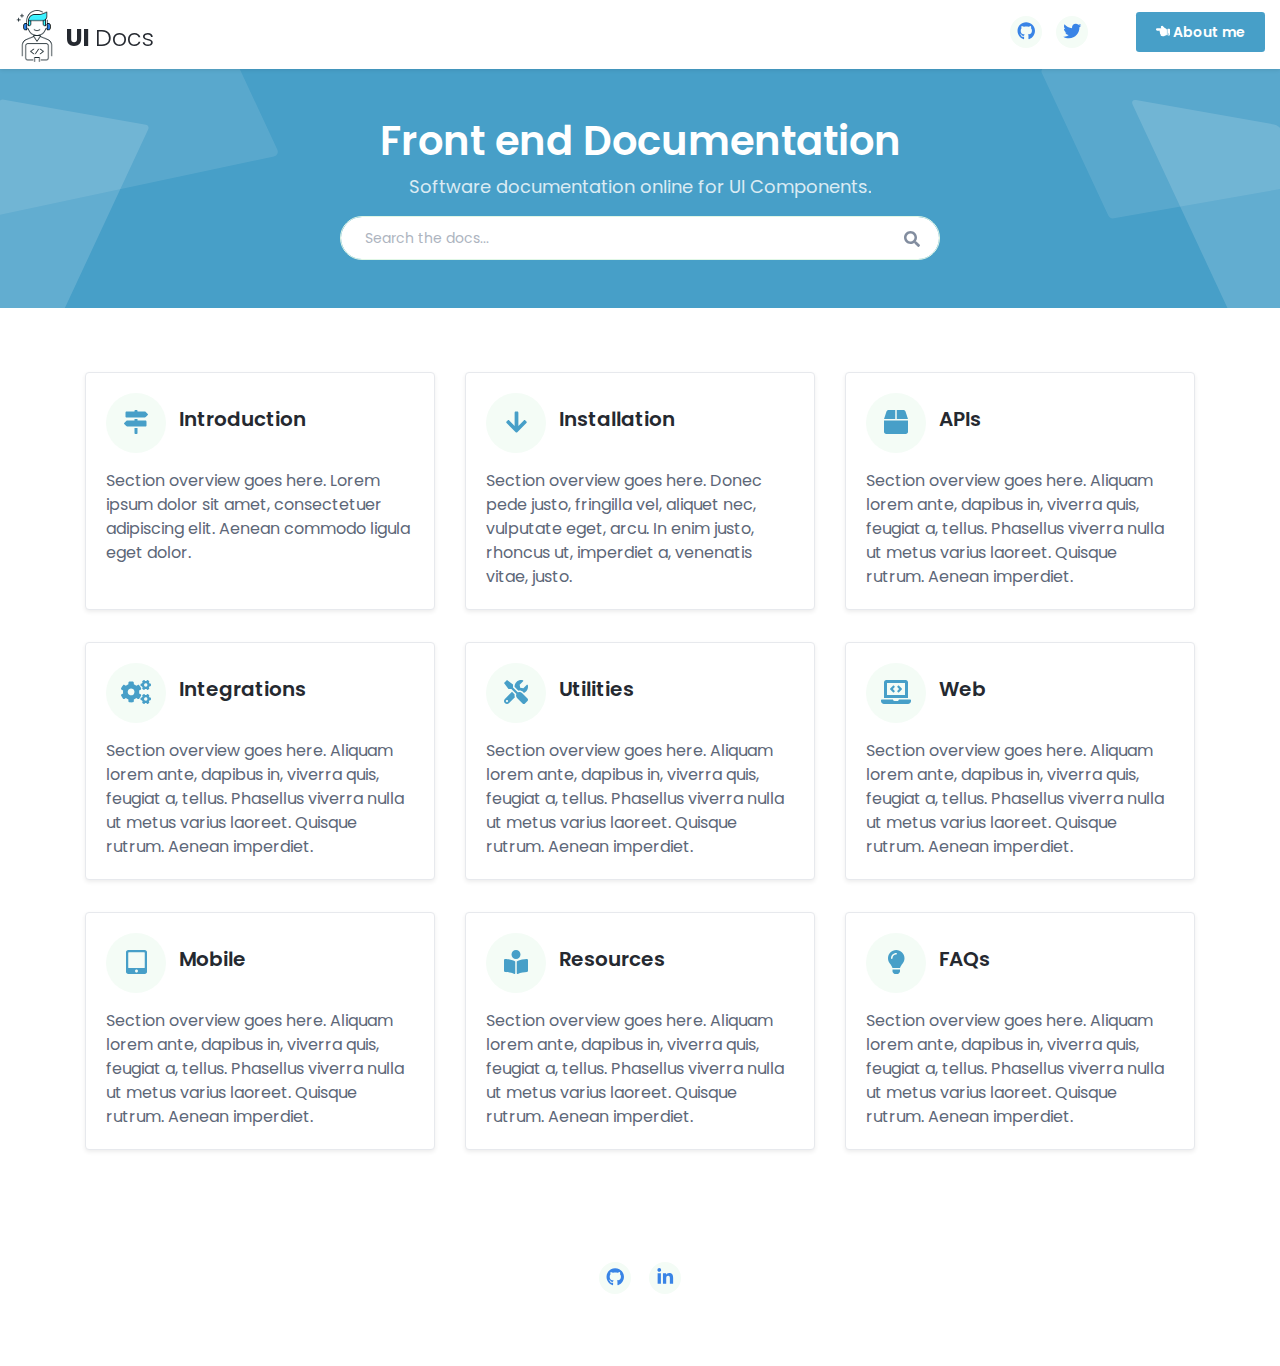
<file: index.html>
<!DOCTYPE html>
<html lang="en"> 
<head>
    <title>Sarfaraz - UI Docs</title>
    
    <!-- Meta -->
    <meta charset="utf-8">
    <meta http-equiv="X-UA-Compatible" content="IE=edge">
    <meta name="viewport" content="width=device-width, initial-scale=1.0">
    <meta name="description" content="Bootstrap Documentation Template For Software Developers">
    <meta name="author" content="Xiaoying Riley at 3rd Wave Media">    
    <link rel="shortcut icon" href="favicon.ico"> 
    
    <!-- Google Font -->
    <link href="https://fonts.googleapis.com/css?family=Poppins:300,400,500,600,700&display=swap" rel="stylesheet">
    
    <!-- FontAwesome JS-->
    <script defer src="all.min.js"></script>

    <!-- Theme CSS -->  
    <link id="theme-style" rel="stylesheet" href="theme.css">

</head> 

<body>    
    <header class="header fixed-top">	    
        <div class="branding docs-branding">
            <div class="container-fluid position-relative py-2">
                <div class="docs-logo-wrapper">
	                <div class="site-logo"><a class="navbar-brand" href="index.html"><img class="logo-icon mr-2" src="coderdocs-logo.png" alt="logo"><span class="logo-text">UI <span class="text-alt">Docs</span></span></a></div>    
                </div><!--//docs-logo-wrapper-->
	            <div class="docs-top-utilities d-flex justify-content-end align-items-center">
	
					<ul class="social-list list-inline mx-md-3 mx-lg-5 mb-0 d-none d-lg-flex">
						<li class="list-inline-item"><a href="#"><i class="fab fa-github fa-fw"></i></a></li>
			            <li class="list-inline-item"><a href="#"><i class="fab fa-twitter fa-fw"></i></a></li>
		                <!-- <li class="list-inline-item"><a href="#"><i class="fab fa-slack fa-fw"></i></a></li>
		                <li class="list-inline-item"><a href="#"><i class="fab fa-product-hunt fa-fw"></i></a></li> -->
		            </ul><!--//social-list-->
		            <a href="#" class="btn btn-info btn-sm"> <i class="fas fa-hand-point-left"> </i>  About me </a>
	            </div><!--//docs-top-utilities-->
            </div><!--//container-->
        </div><!--//branding-->
    </header><!--//header-->
    
    
    <div class="page-header theme-bg-dark py-5 text-center position-relative">
	    <div class="theme-bg-shapes-right"></div>
	    <div class="theme-bg-shapes-left"></div>
	    <div class="container">
		    <h1 class="page-heading single-col-max mx-auto">Front end Documentation</h1>
		    <div class="page-intro single-col-max mx-auto">Software documentation online for UI Components.</div>
		    <div class="main-search-box pt-3 d-block mx-auto">
                 <form class="search-form w-100">
		            <input type="text" placeholder="Search the docs..." name="search" class="form-control search-input">
		            <button type="submit" class="btn search-btn" value="Search"><i class="fas fa-search"></i></button>
		        </form>
             </div>
	    </div>
    </div><!--//page-header-->
    <div class="page-content">
	    <div class="container">
		    <div class="docs-overview py-5">
			    <div class="row justify-content-center">
				    <div class="col-12 col-lg-4 py-3">
					    <div class="card shadow-sm">
						    <div class="card-body">
							    <h5 class="card-title mb-3">
								    <span class="theme-icon-holder card-icon-holder mr-2">
								        <i class="fas fa-map-signs"></i>
							        </span><!--//card-icon-holder-->
							        <span class="card-title-text">Introduction</span>
							    </h5>
							    <div class="card-text">
								    Section overview goes here. Lorem ipsum dolor sit amet, consectetuer adipiscing elit. Aenean commodo ligula eget dolor.
							    </div>
							    <a class="card-link-mask" href="docs-page.html#section-1"></a>
						    </div><!--//card-body-->
					    </div><!--//card-->
				    </div><!--//col-->
				    <div class="col-12 col-lg-4 py-3">
					    <div class="card shadow-sm">
						    <div class="card-body">
							    <h5 class="card-title mb-3">
								    <span class="theme-icon-holder card-icon-holder mr-2">
								        <i class="fas fa-arrow-down"></i>
							        </span><!--//card-icon-holder-->
							        <span class="card-title-text">Installation</span>
							    </h5>
							    <div class="card-text">
								    Section overview goes here. Donec pede justo, fringilla vel, aliquet nec, vulputate eget, arcu. In enim justo, rhoncus ut, imperdiet a, venenatis vitae, justo.
							    </div>
							    <a class="card-link-mask" href="docs-page.html#section-2"></a>
						    </div><!--//card-body-->
					    </div><!--//card-->
				    </div><!--//col-->
				    <div class="col-12 col-lg-4 py-3">
					    <div class="card shadow-sm">
						    <div class="card-body">
							    <h5 class="card-title mb-3">
								    <span class="theme-icon-holder card-icon-holder mr-2">
								        <i class="fas fa-box fa-fw"></i>
							        </span><!--//card-icon-holder-->
							        <span class="card-title-text">APIs</span>
							    </h5>
							    <div class="card-text">
								    Section overview goes here. Aliquam lorem ante, dapibus in, viverra quis, feugiat a, tellus. Phasellus viverra nulla ut metus varius laoreet. Quisque rutrum. Aenean imperdiet.						    
								</div>
							    <a class="card-link-mask" href="docs-page.html#section-3"></a>
						    </div><!--//card-body-->
					    </div><!--//card-->
				    </div><!--//col-->
				    <div class="col-12 col-lg-4 py-3">
					    <div class="card shadow-sm">
						    <div class="card-body">
							    <h5 class="card-title mb-3">
								    <span class="theme-icon-holder card-icon-holder mr-2">
								        <i class="fas fa-cogs fa-fw"></i>
							        </span><!--//card-icon-holder-->
							        <span class="card-title-text">Integrations</span>
							    </h5>
							    <div class="card-text">
								    Section overview goes here. Aliquam lorem ante, dapibus in, viverra quis, feugiat a, tellus. Phasellus viverra nulla ut metus varius laoreet. Quisque rutrum. Aenean imperdiet.						    
								</div>
							    <a class="card-link-mask" href="docs-page.html#section-4"></a>
						    </div><!--//card-body-->
					    </div><!--//card-->
				    </div><!--//col-->
				    <div class="col-12 col-lg-4 py-3">
					    <div class="card shadow-sm">
						    <div class="card-body">
							    <h5 class="card-title mb-3">
								    <span class="theme-icon-holder card-icon-holder mr-2">
								        <i class="fas fa-tools"></i>
							        </span><!--//card-icon-holder-->
							        <span class="card-title-text">Utilities</span>
							    </h5>
							    <div class="card-text">
								    Section overview goes here. Aliquam lorem ante, dapibus in, viverra quis, feugiat a, tellus. Phasellus viverra nulla ut metus varius laoreet. Quisque rutrum. Aenean imperdiet.						    
								</div>
							    <a class="card-link-mask" href="docs-page.html#section-5"></a>
						    </div><!--//card-body-->
					    </div><!--//card-->
				    </div><!--//col-->
				    <div class="col-12 col-lg-4 py-3">
					    <div class="card shadow-sm">
						    <div class="card-body">
							    <h5 class="card-title mb-3">
								    <span class="theme-icon-holder card-icon-holder mr-2">
								        <i class="fas fa-laptop-code"></i>
							        </span><!--//card-icon-holder-->
							        <span class="card-title-text">Web</span>
							    </h5>
							    <div class="card-text">
								    Section overview goes here. Aliquam lorem ante, dapibus in, viverra quis, feugiat a, tellus. Phasellus viverra nulla ut metus varius laoreet. Quisque rutrum. Aenean imperdiet.						    
								</div>
							    <a class="card-link-mask" href="docs-page.html#section-6"></a>
						    </div><!--//card-body-->
					    </div><!--//card-->
				    </div><!--//col-->
				    <div class="col-12 col-lg-4 py-3">
					    <div class="card shadow-sm">
						    <div class="card-body">
							    <h5 class="card-title mb-3">
								    <span class="theme-icon-holder card-icon-holder mr-2">
								        <i class="fas fa-tablet-alt"></i>
							        </span><!--//card-icon-holder-->
							        <span class="card-title-text">Mobile</span>
							    </h5>
							    <div class="card-text">
								    Section overview goes here. Aliquam lorem ante, dapibus in, viverra quis, feugiat a, tellus. Phasellus viverra nulla ut metus varius laoreet. Quisque rutrum. Aenean imperdiet.						    
								</div>
							    <a class="card-link-mask" href="docs-page.html#section-7"></a>
						    </div><!--//card-body-->
					    </div><!--//card-->
				    </div><!--//col-->
				    <div class="col-12 col-lg-4 py-3">
					    <div class="card shadow-sm">
						    <div class="card-body">
							    <h5 class="card-title mb-3">
								    <span class="theme-icon-holder card-icon-holder mr-2">
								        <i class="fas fa-book-reader"></i>
							        </span><!--//card-icon-holder-->
							        <span class="card-title-text">Resources</span>
							    </h5>
							    <div class="card-text">
								    Section overview goes here. Aliquam lorem ante, dapibus in, viverra quis, feugiat a, tellus. Phasellus viverra nulla ut metus varius laoreet. Quisque rutrum. Aenean imperdiet.						    
								</div>
							    <a class="card-link-mask" href="docs-page.html#section-8"></a>
						    </div><!--//card-body-->
					    </div><!--//card-->
				    </div><!--//col-->
				    <div class="col-12 col-lg-4 py-3">
					    <div class="card shadow-sm">
						    <div class="card-body">
							    <h5 class="card-title mb-3">
								    <span class="theme-icon-holder card-icon-holder mr-2">
								        <i class="fas fa-lightbulb"></i>
							        </span><!--//card-icon-holder-->
							        <span class="card-title-text">FAQs</span>
							    </h5>
							    <div class="card-text">
								    Section overview goes here. Aliquam lorem ante, dapibus in, viverra quis, feugiat a, tellus. Phasellus viverra nulla ut metus varius laoreet. Quisque rutrum. Aenean imperdiet.						    
								</div>
							    <a class="card-link-mask" href="docs-page.html#section-9"></a>
						    </div><!--//card-body-->
					    </div><!--//card-->
				    </div><!--//col-->
			    </div><!--//row-->
		    </div><!--//container-->
		</div><!--//container-->
    </div><!--//page-content-->

    

               
    
    <footer class="footer">

	    <div class="footer-bottom text-center py-5">
		    
		    <ul class="social-list list-unstyled pb-4 mb-0">
			    <li class="list-inline-item"><a href="#"><i class="fab fa-github fa-fw"></i></a></li> 
	            <li class="list-inline-item"><a href="#"><i class="fab fa-linkedin-in fa-fw"></i></a></li>
	            <!-- <li class="list-inline-item"><a href="#"><i class="fab fa-slack fa-fw"></i></a></li>
	            <li class="list-inline-item"><a href="#"><i class="fab fa-product-hunt fa-fw"></i></a></li>
	            <li class="list-inline-item"><a href="#"><i class="fab fa-facebook-f fa-fw"></i></a></li>
	            <li class="list-inline-item"><a href="#"><i class="fab fa-instagram fa-fw"></i></a></li> -->
	        </ul><!--//social-list-->
	        
	    </div>
	    
    </footer>
       
    <!-- Javascript -->          
    <script src="jquery-3.4.1.min.js"></script>
    <script src="popper.min.js"></script>
    <script src="bootstrap.min.js"></script>  

</body>
</html>
</file>
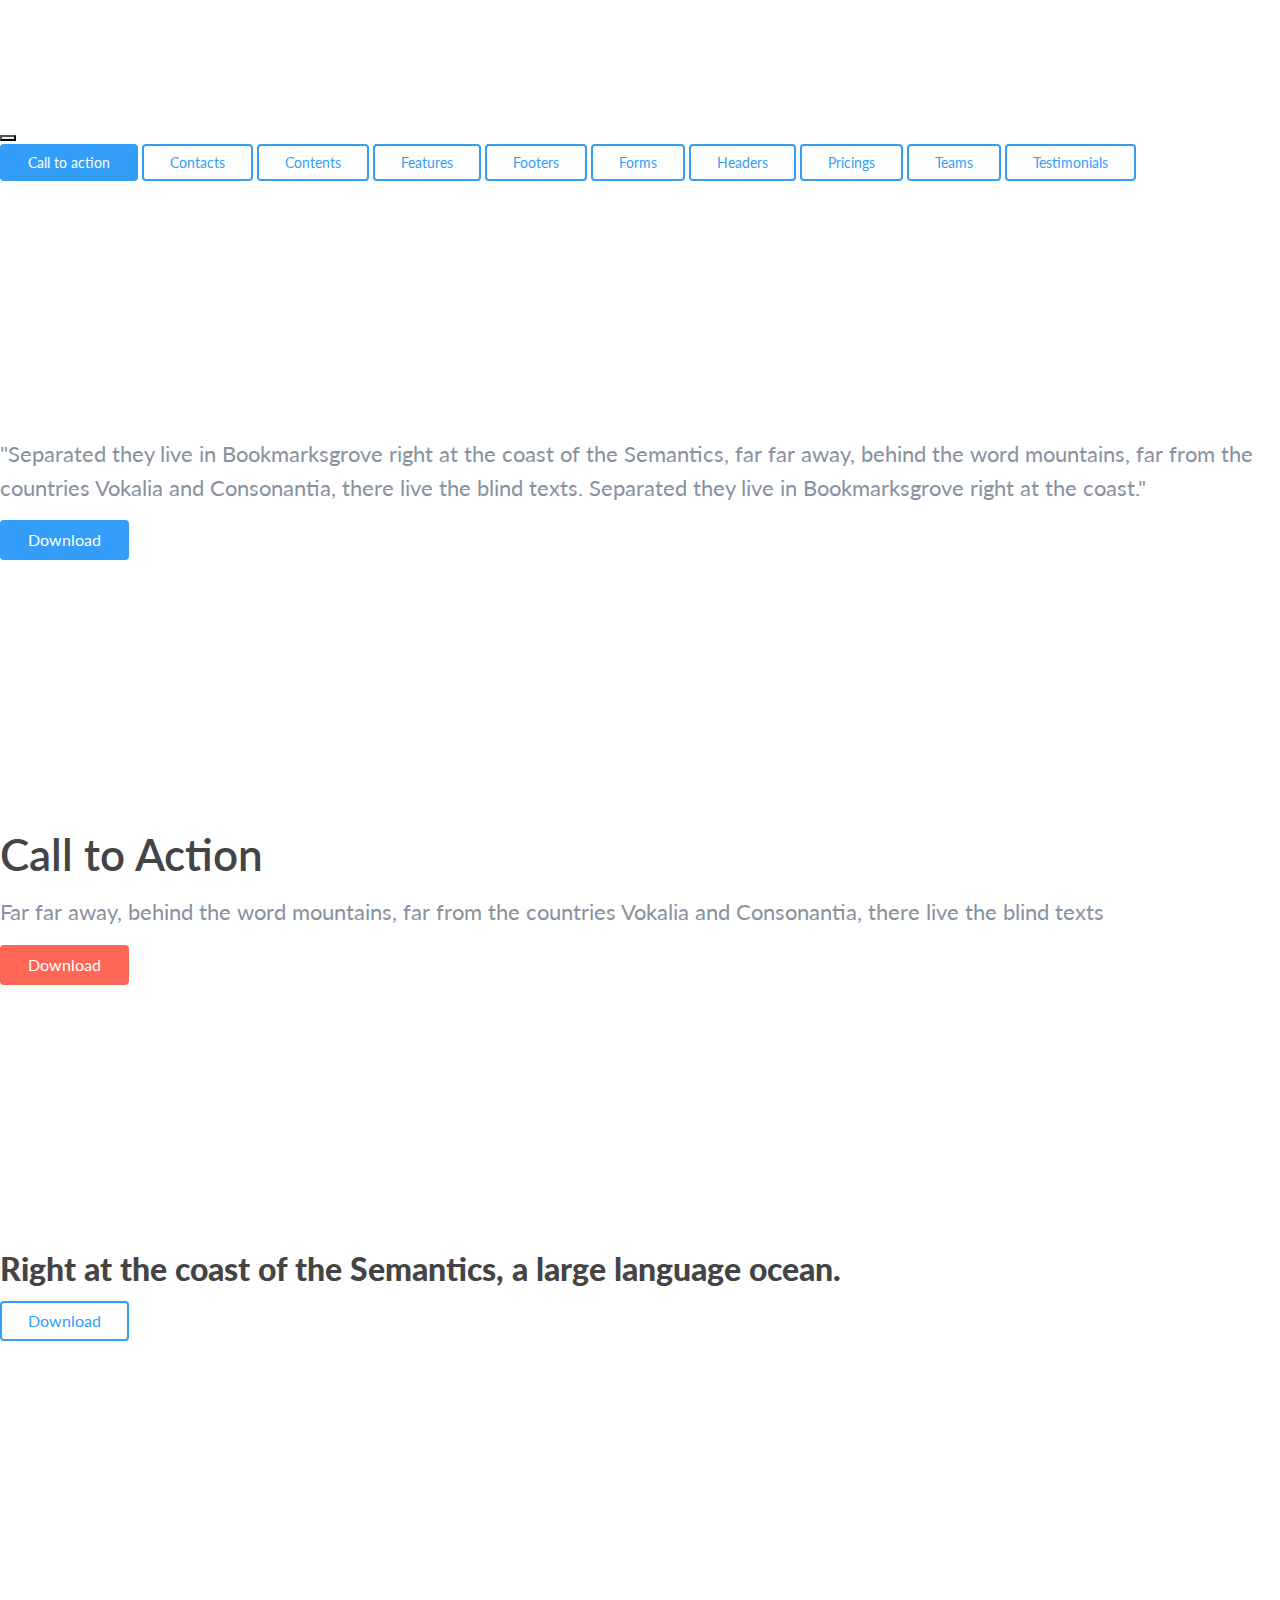
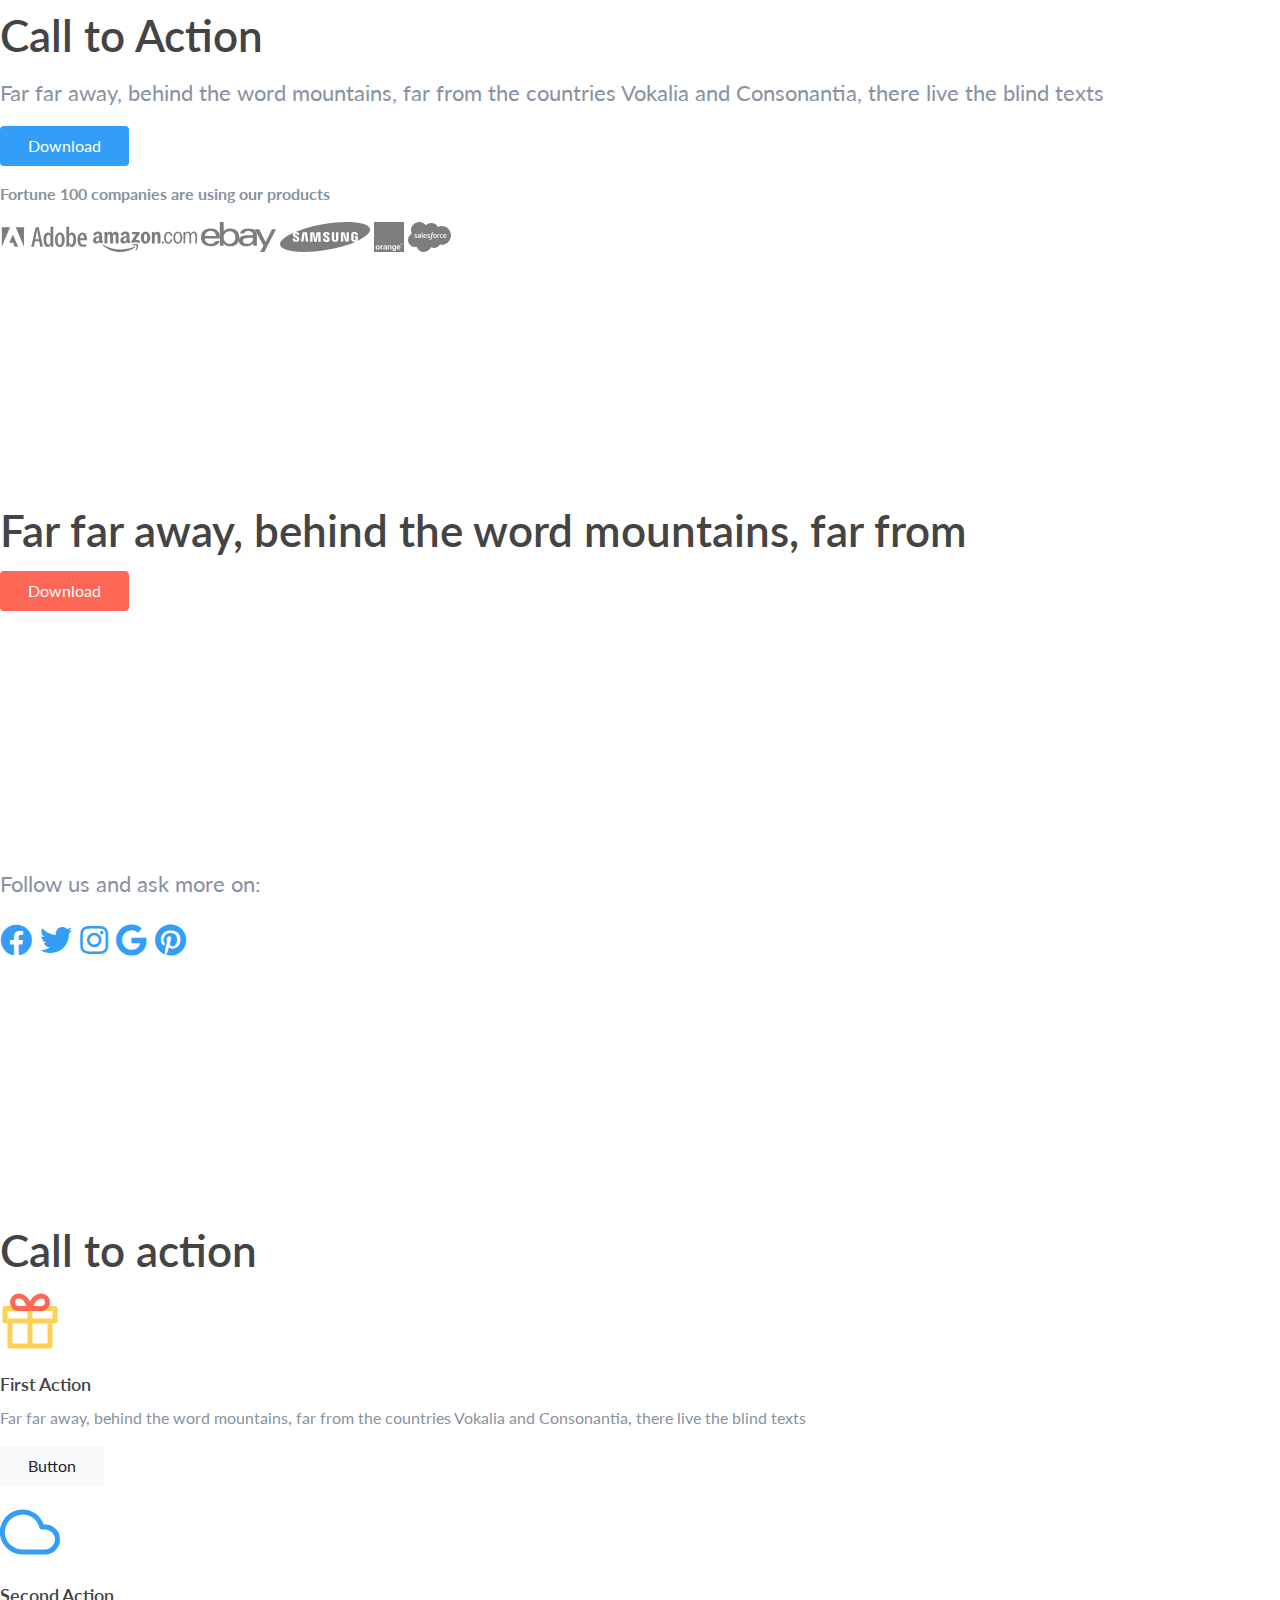
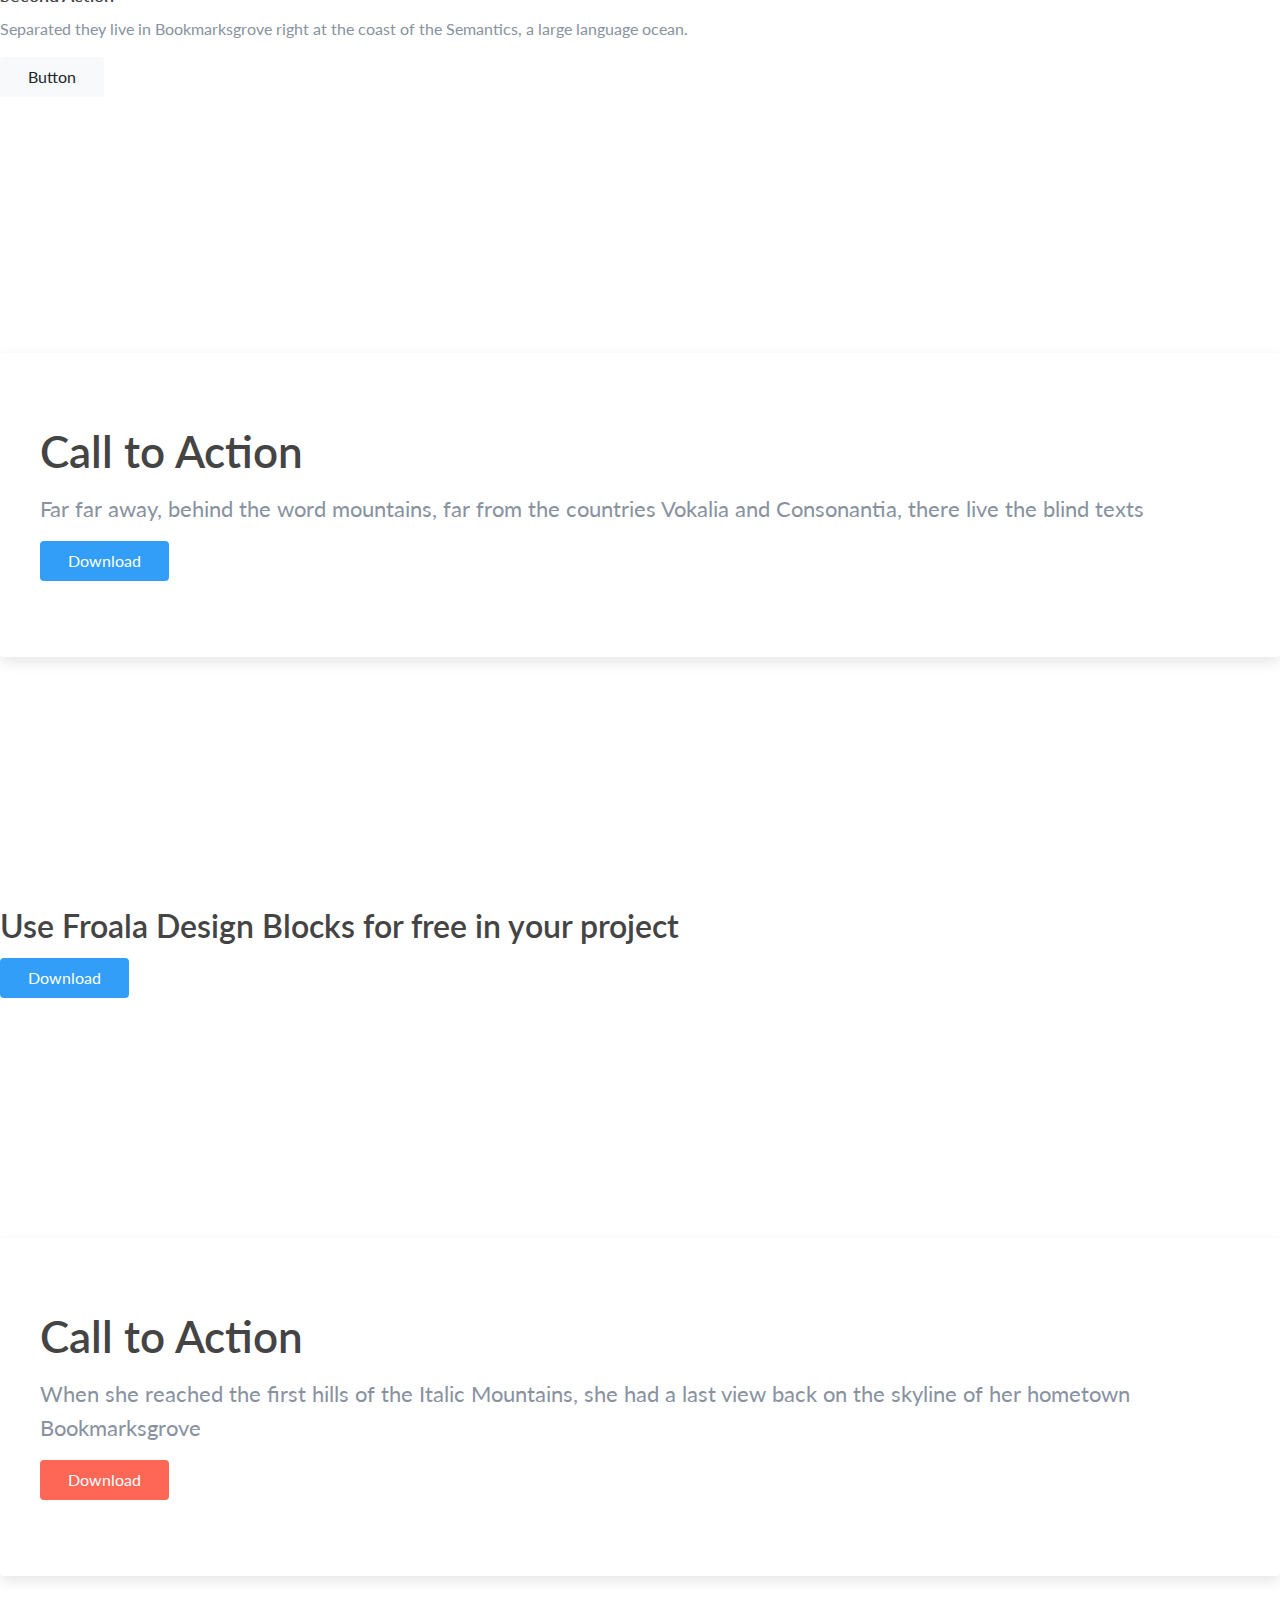
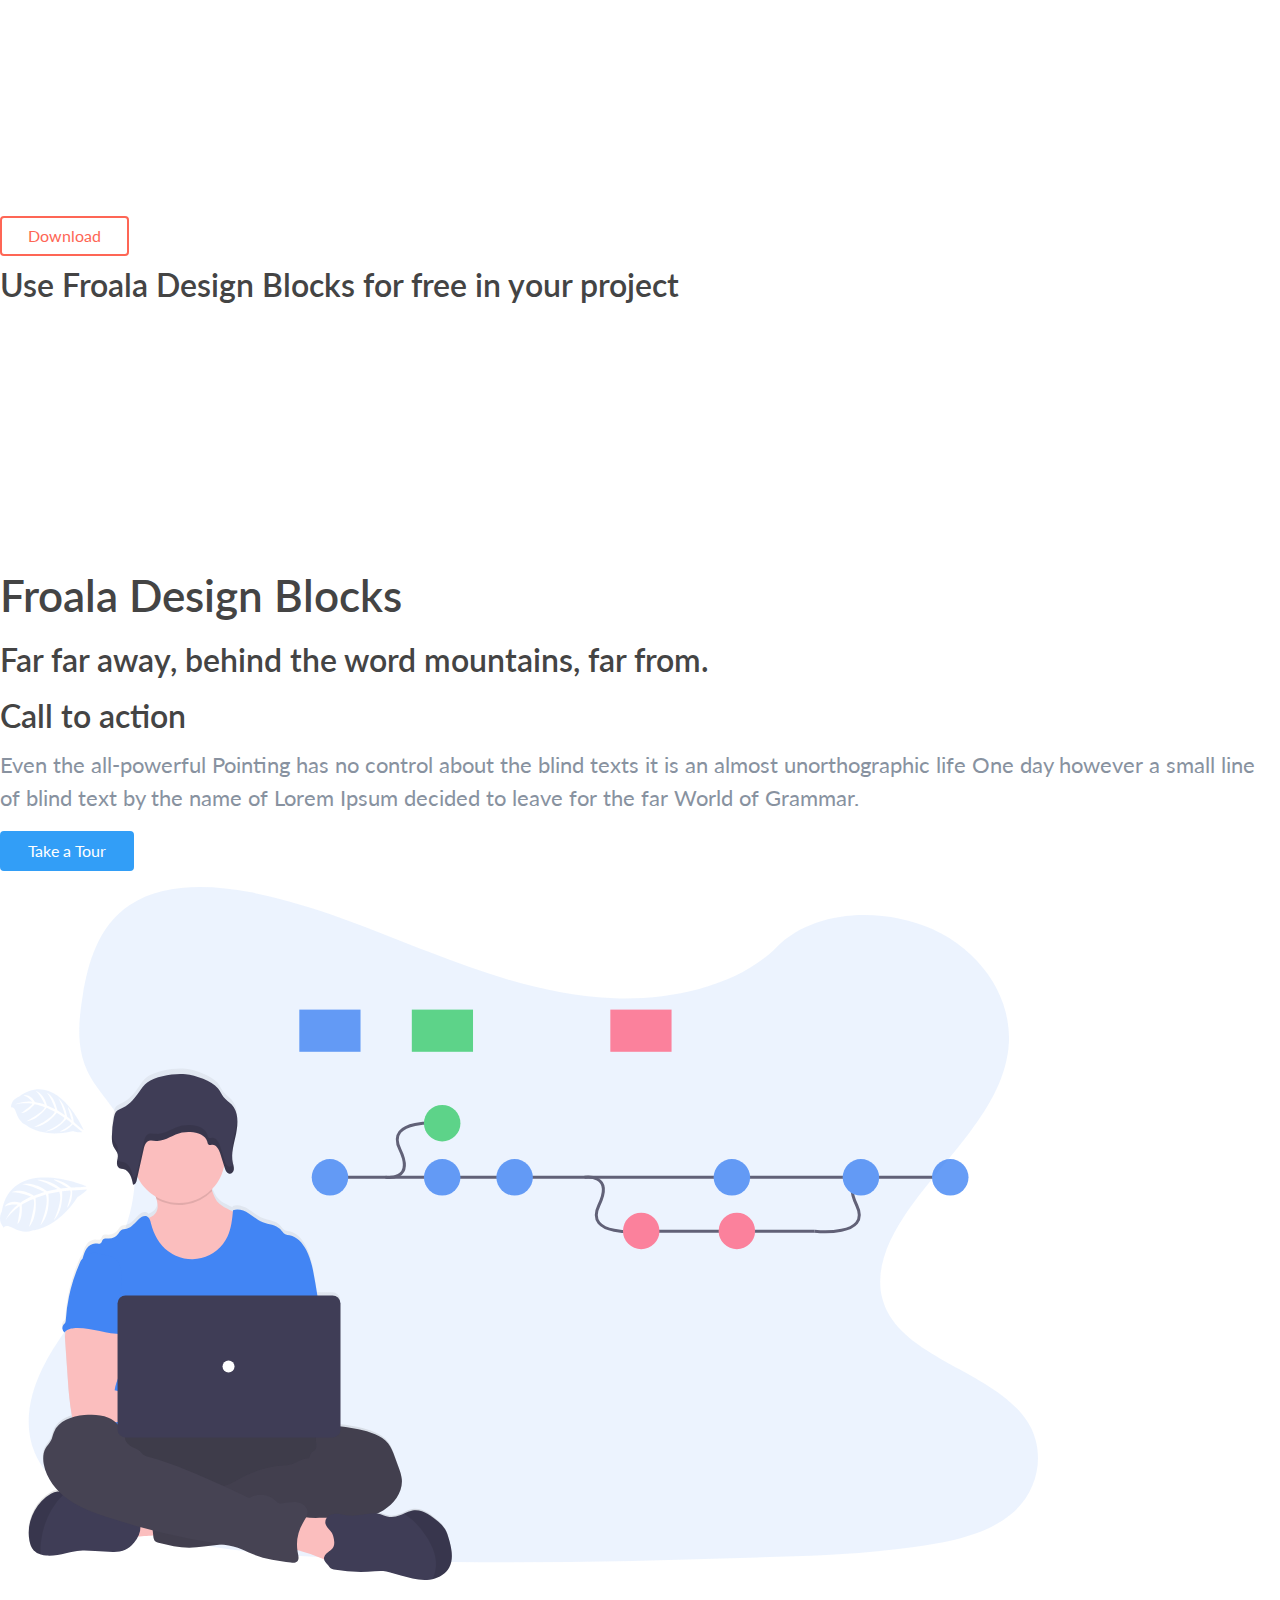
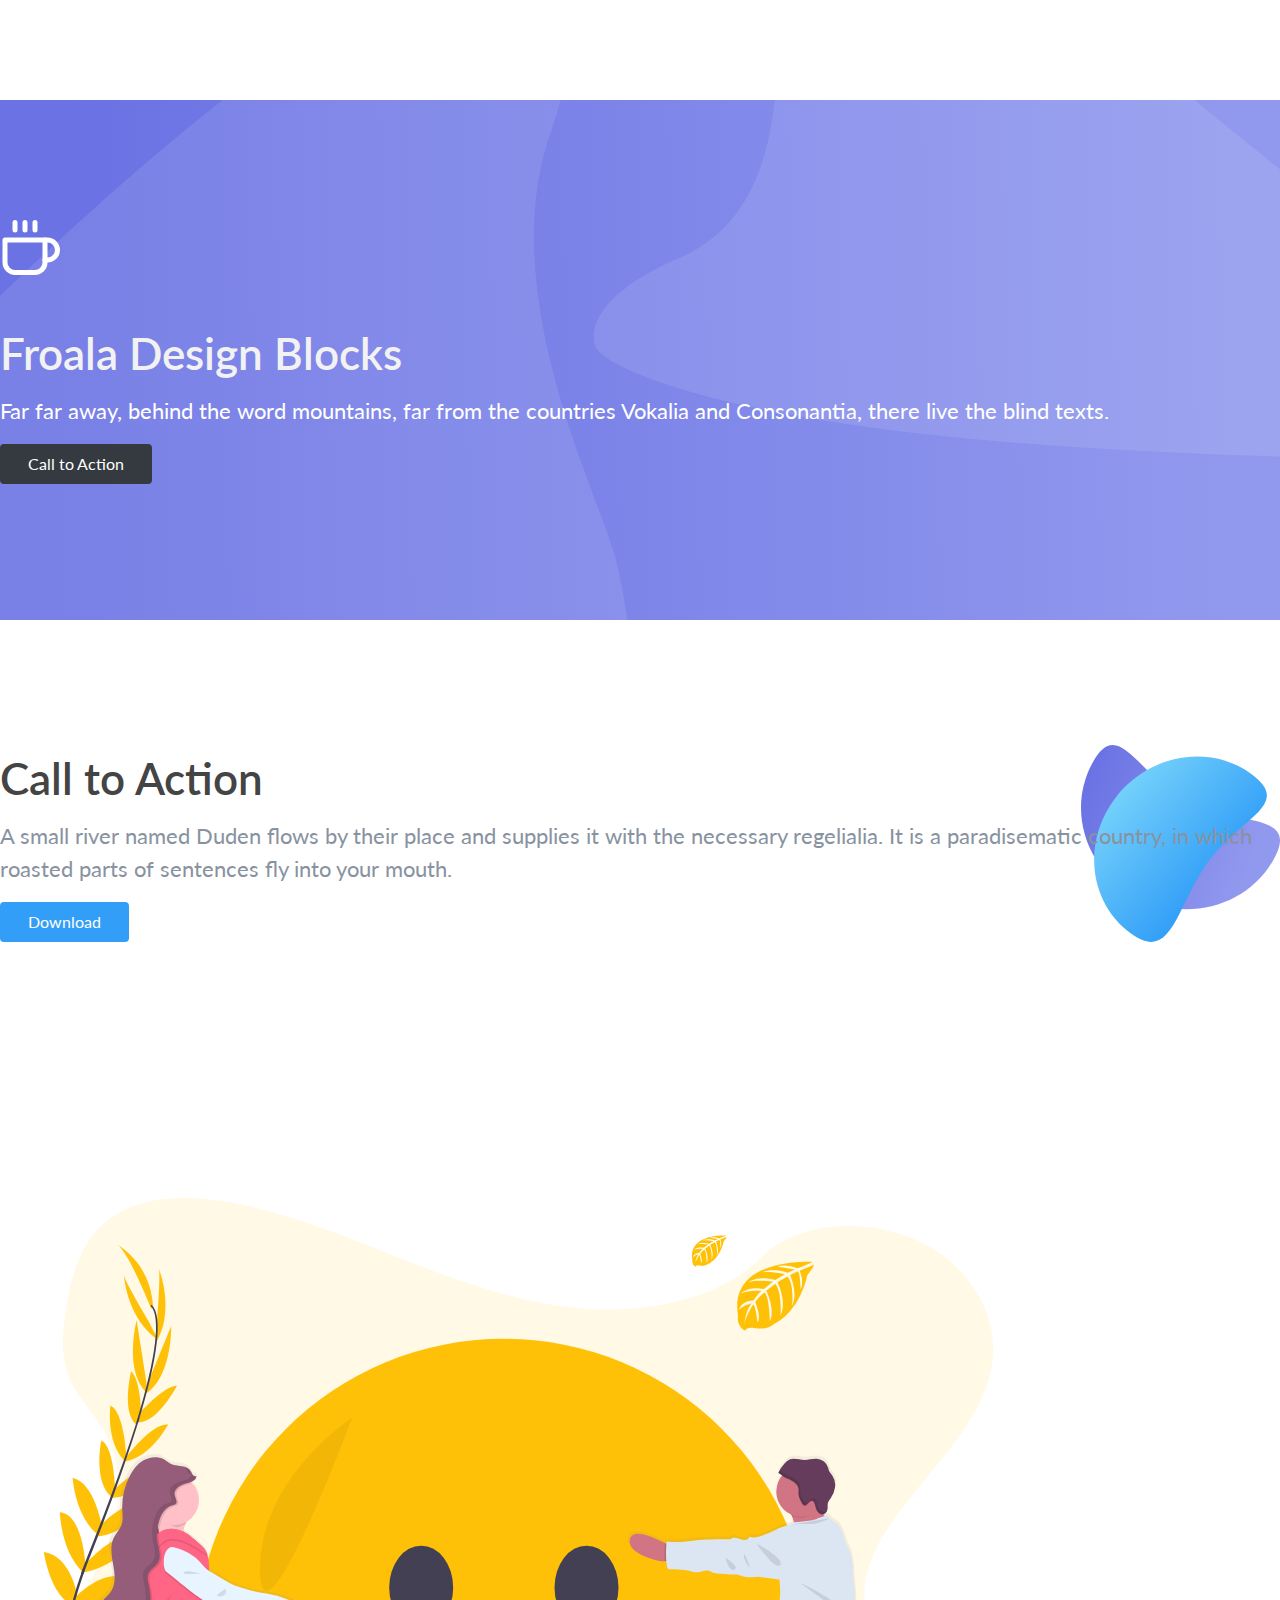
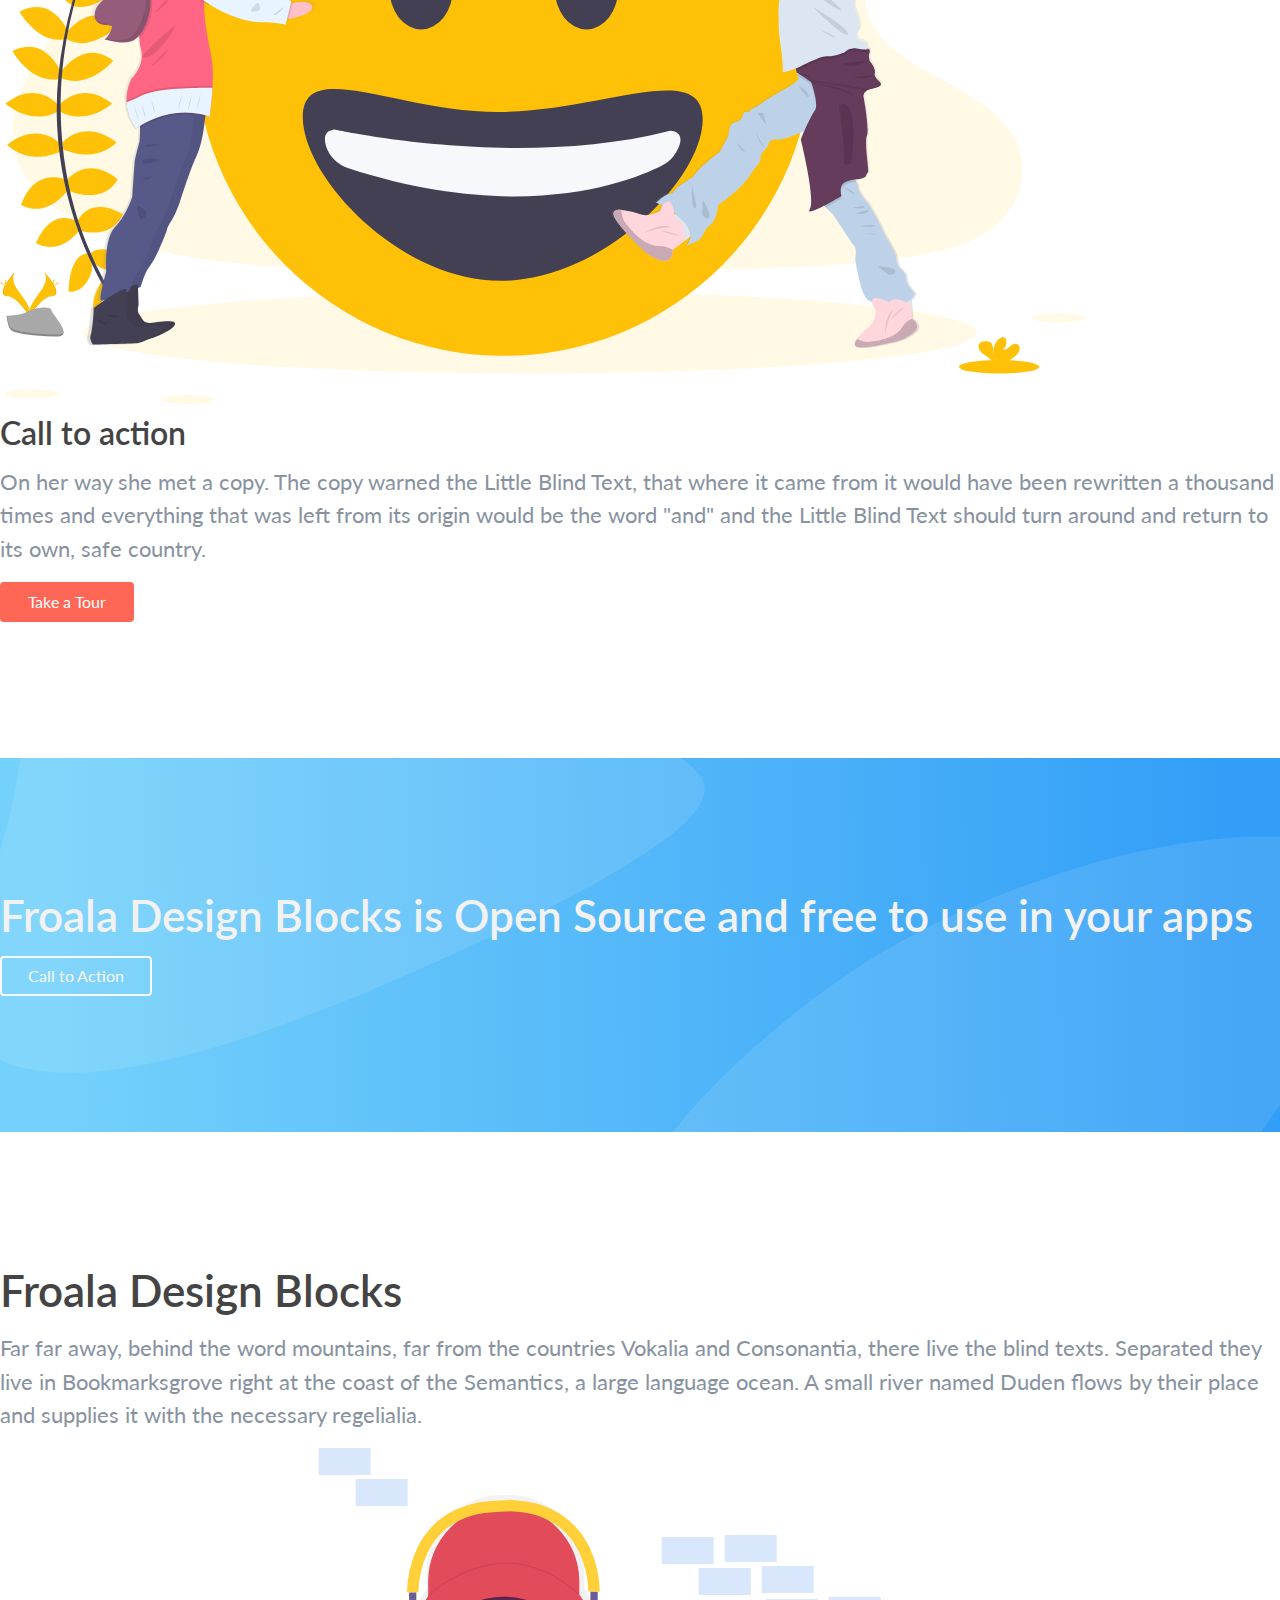
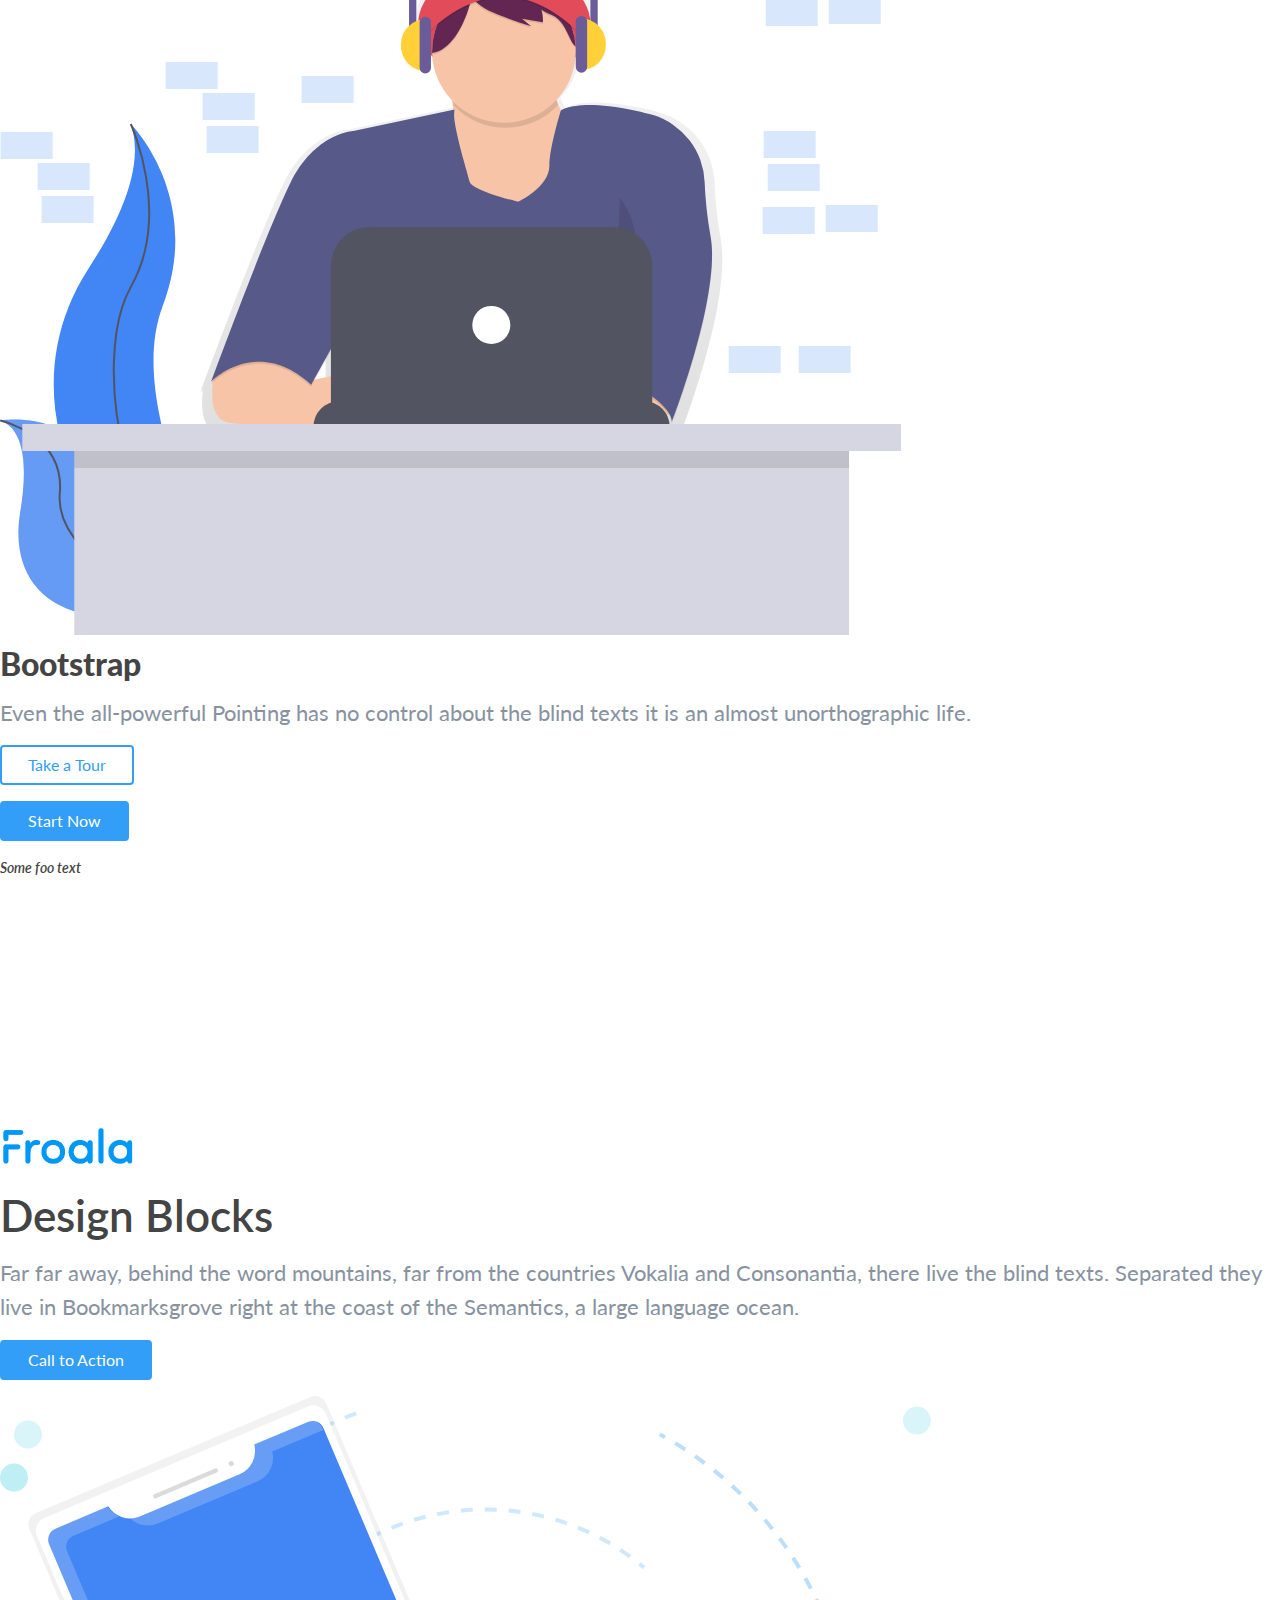
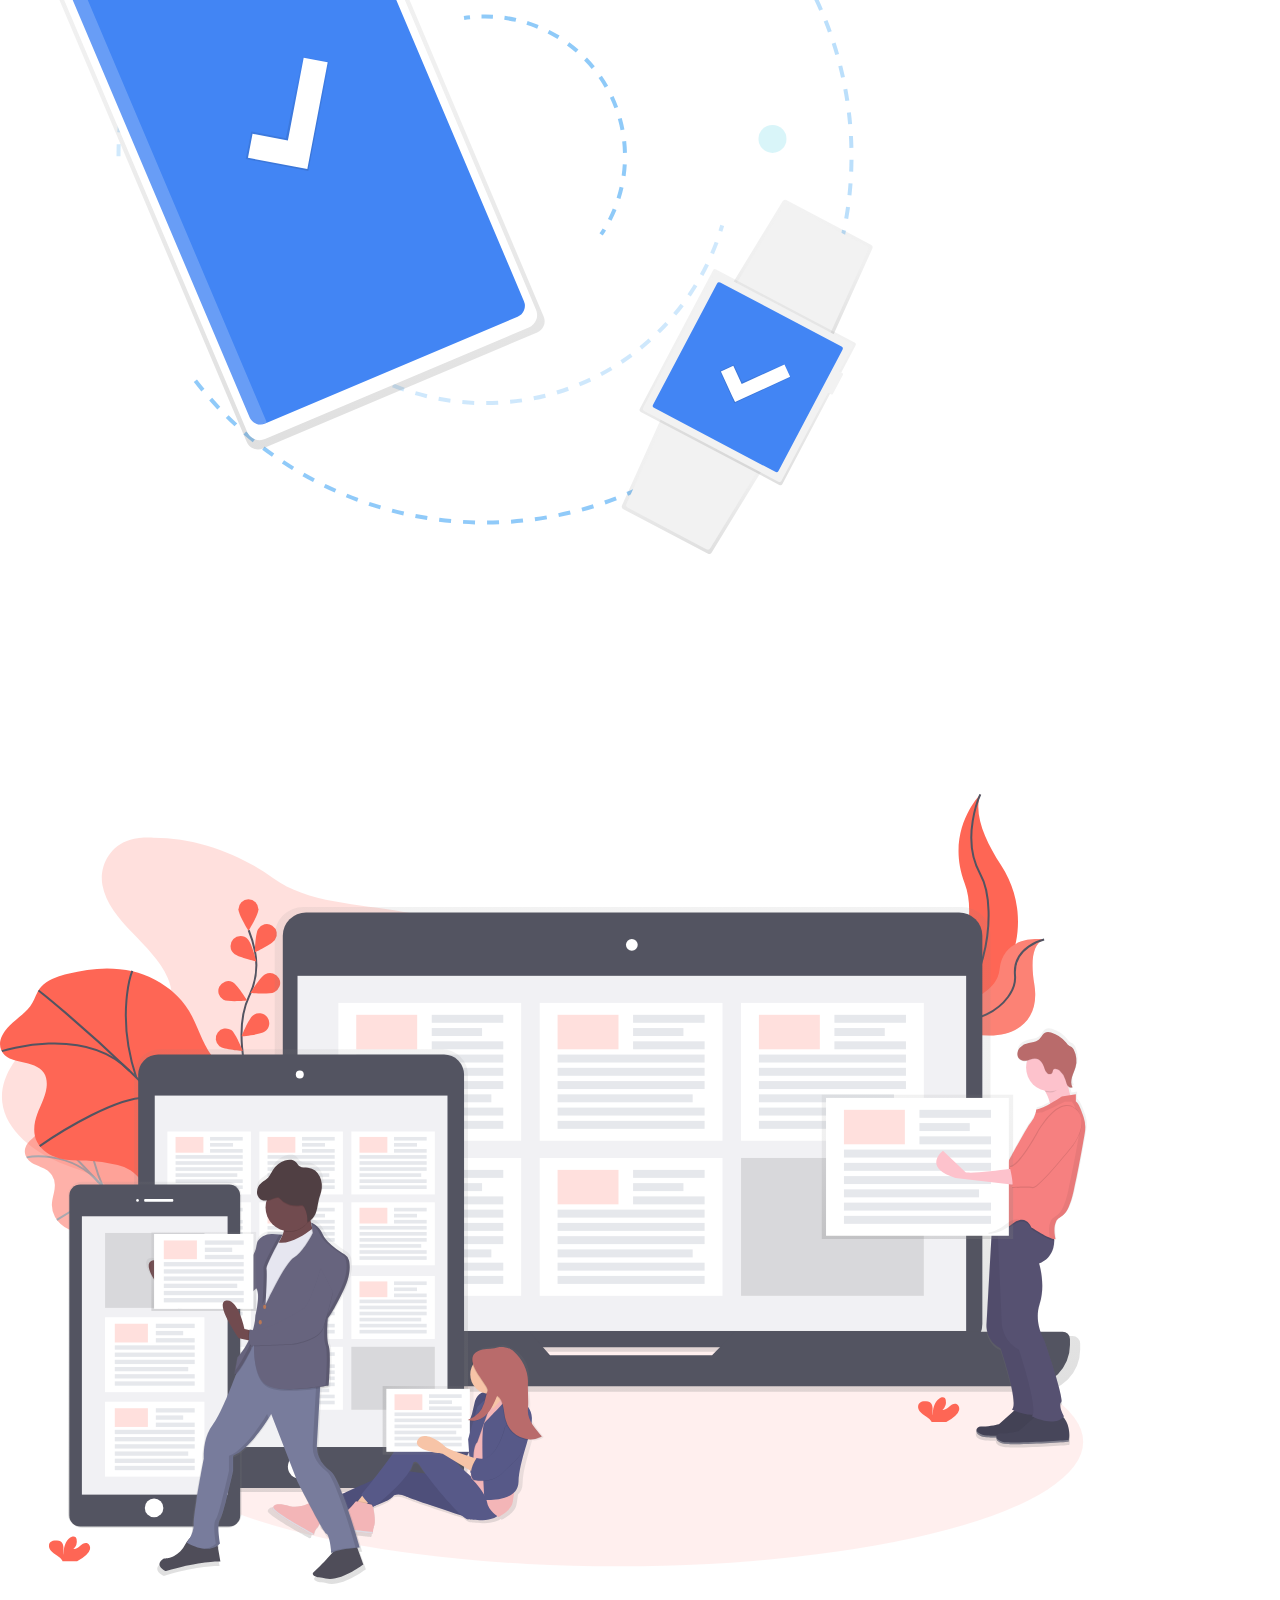
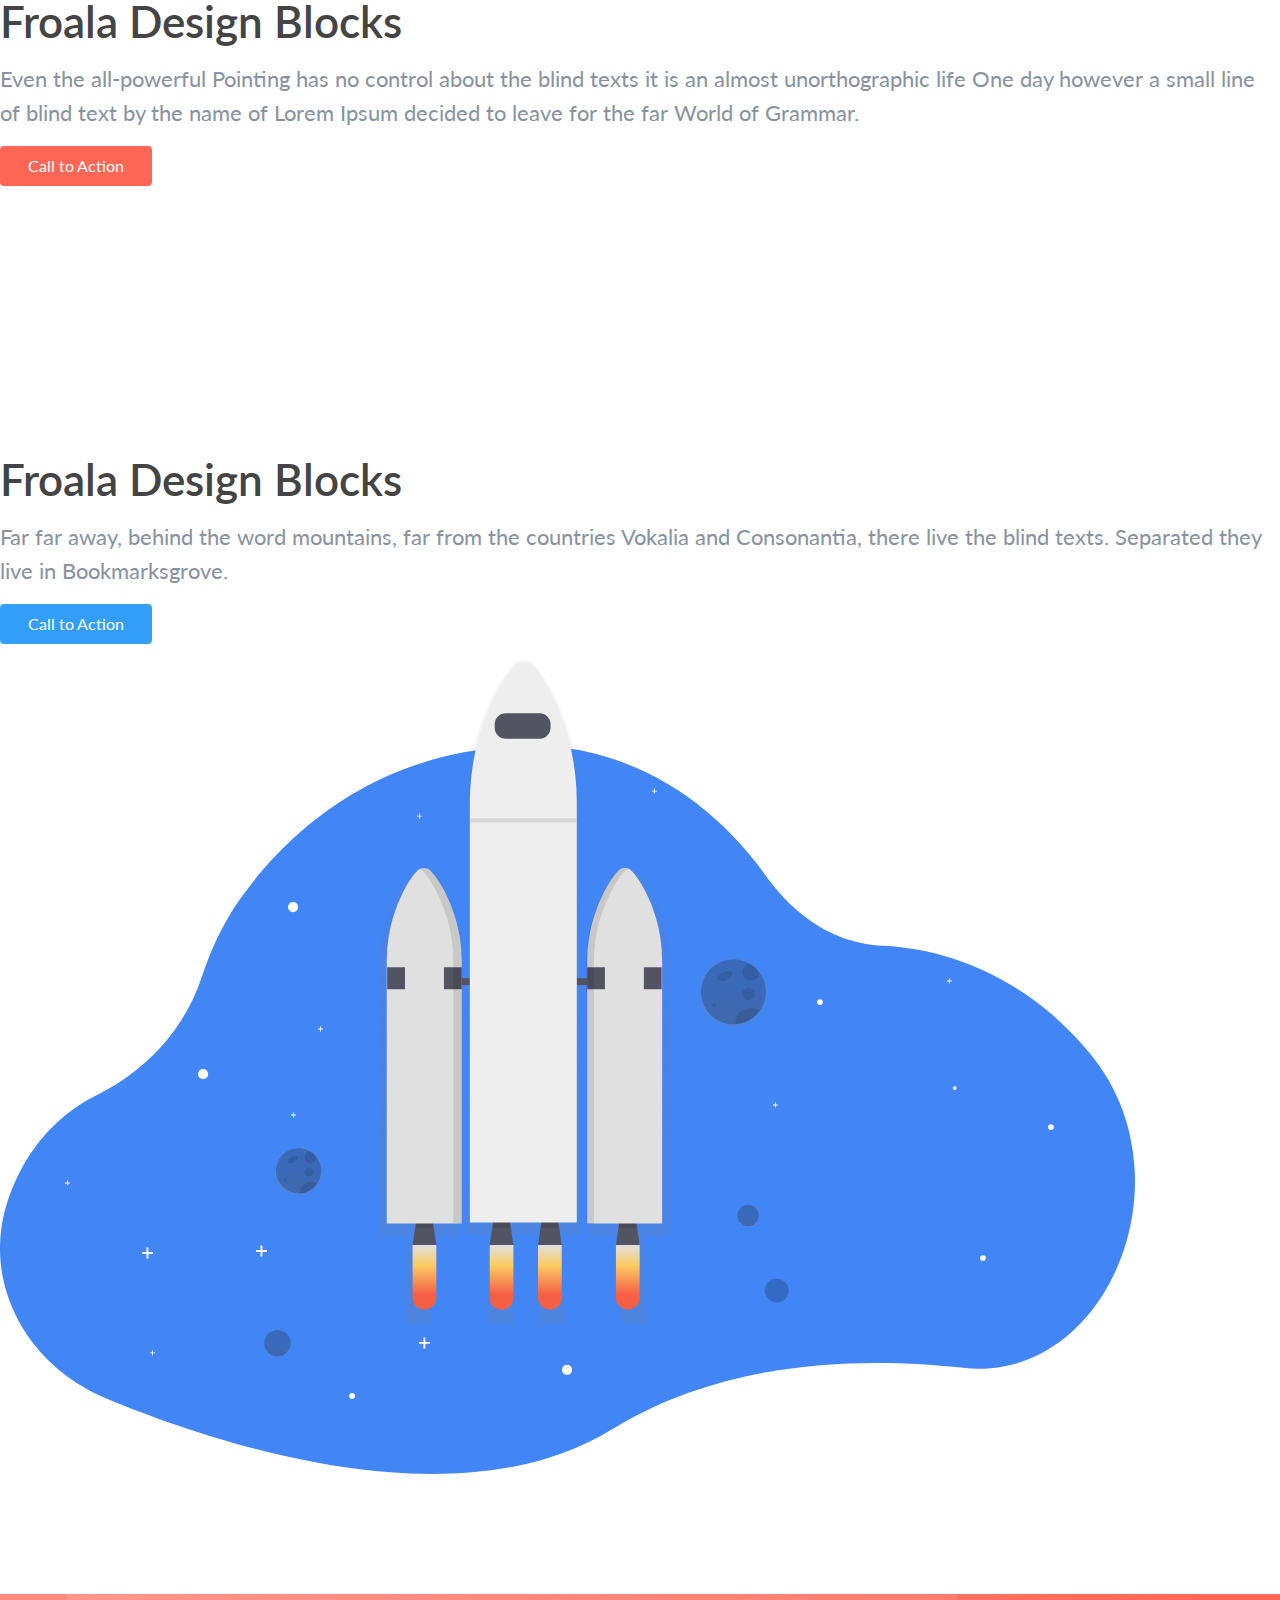
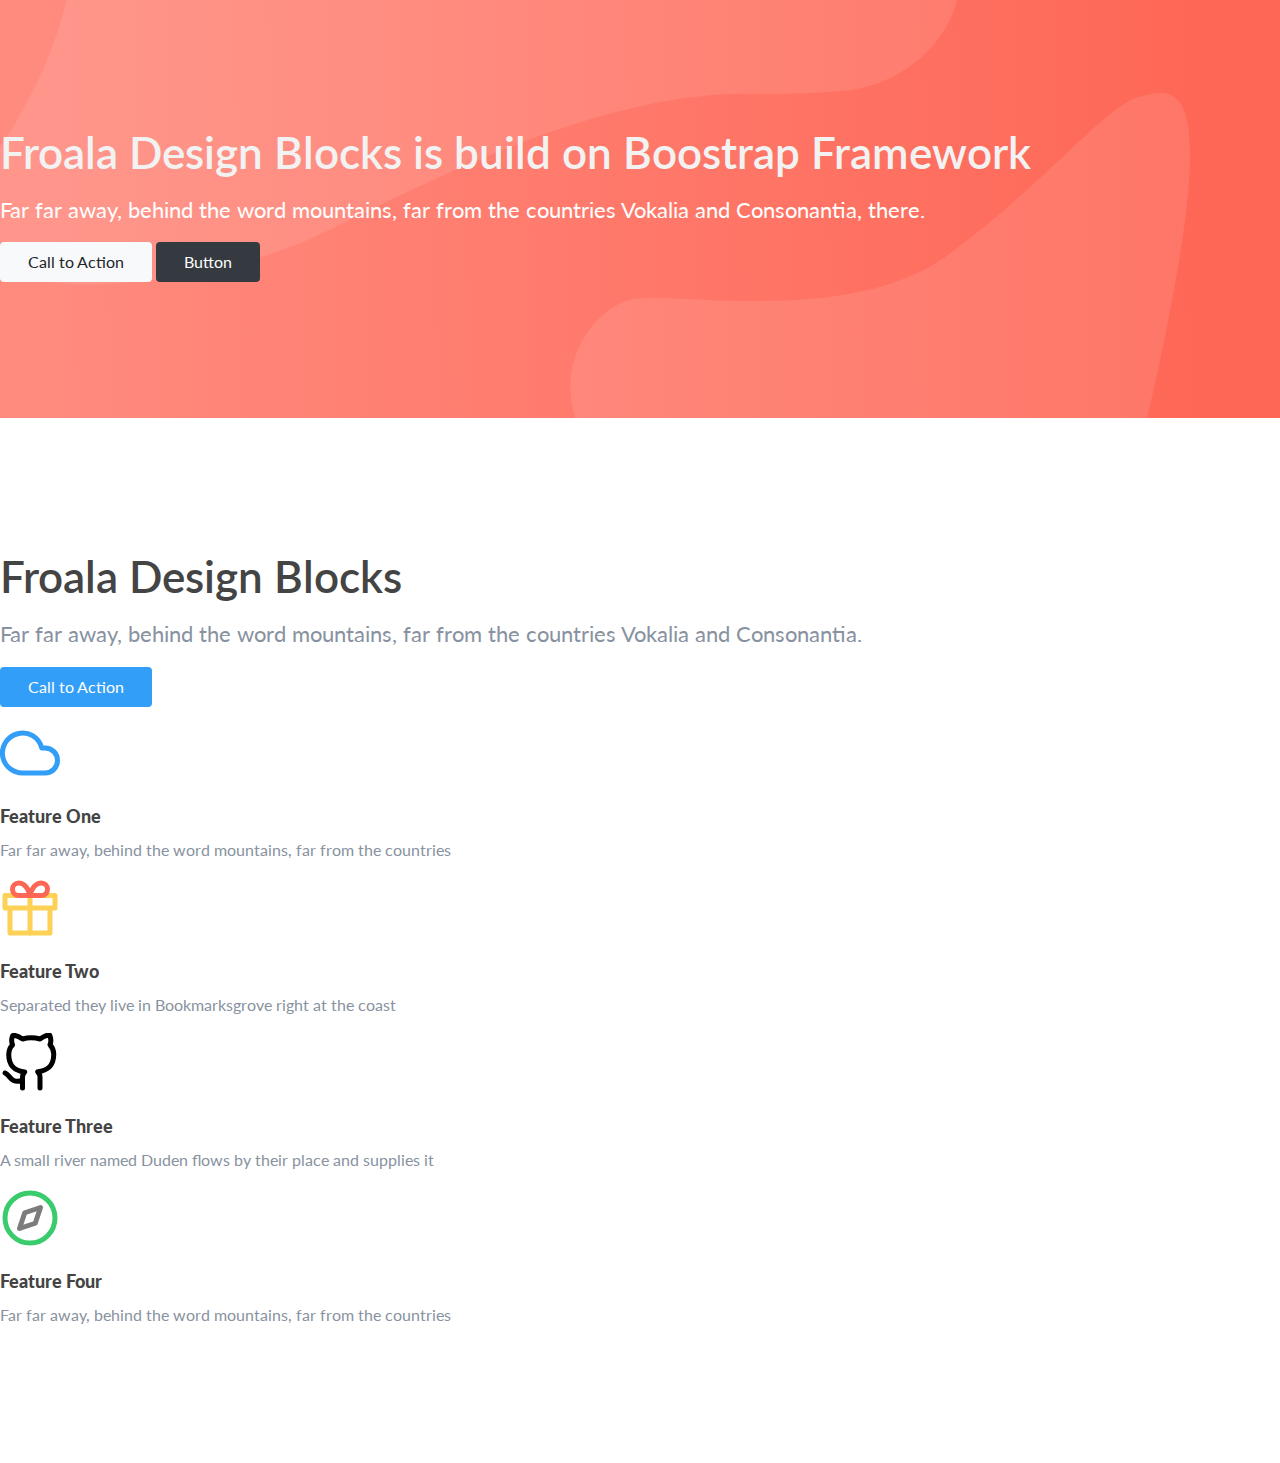
<file: call-to-action.html>
<!DOCTYPE html>
<html>
  <head>
    <title>Froala Design Blocks - Call to Action</title>
    <meta name="viewport" content="width=device-width, height=device-height, initial-scale=1.0">
    <link rel="stylesheet" href="https://stackpath.bootstrapcdn.com/bootstrap/4.1.3/css/bootstrap.min.css" integrity="sha384-MCw98/SFnGE8fJT3GXwEOngsV7Zt27NXFoaoApmYm81iuXoPkFOJwJ8ERdknLPMO" crossorigin="anonymous">
    <link href="https://fonts.googleapis.com/css?family=Lato" rel="stylesheet">
    <link rel="stylesheet" href="https://use.fontawesome.com/releases/v5.3.1/css/all.css">
    <link type="text/css" rel="stylesheet" href="css/froala_blocks.css">
    <style>
      .fdb-block {
        border-bottom: 1px solid var(--light);
      }
    </style>
  </head>
  <body><style>
  #navigator {
    position: sticky;
    top: 0;
    z-index: 1000;
  }

  #navigator .navbar-toggler-icon {
    background-image: url("data:image/svg+xml;charset=utf8,%3Csvg viewBox='0 0 30 30' xmlns='http://www.w3.org/2000/svg'%3E%3Cpath stroke='rgba(0, 0, 0, 0.5)' stroke-width='2' stroke-linecap='round' stroke-miterlimit='10' d='M4 7h22M4 15h22M4 23h22'/%3E%3C/svg%3E");
  }

  @media (max-width: 720px) {
    #navigator {
      border-bottom: 1px solid #ccc;
    }
  }

  #navigator a {
    font-size: 14px;
  }

  #navigator+section {
    padding: 250px 0;
  }

</style>

<section class="fdb-block p-2" id="navigator">
  <div class="container-fluid">
    <nav class="navbar navbar-expand-md">
      <button class="navbar-toggler mr-auto ml-auto" type="button" data-toggle="collapse" data-target="#navbarNav0" aria-controls="navbarNav0" aria-expanded="false" aria-label="Toggle navigation">
        <span class="navbar-toggler-icon"></span>
      </button>
      <div class="collapse navbar-collapse mt-2 mt-md-0" id="navbarNav0">
        <p class="m-auto">
          <a class="btn btn-outline-primary m-1" href="call-to-action.html">Call to action</a>
          <a class="btn btn-outline-primary m-1" href="contacts.html">Contacts</a>
          <a class="btn btn-outline-primary m-1" href="contents.html">Contents</a>
          <a class="btn btn-outline-primary m-1" href="features.html">Features</a>
          <a class="btn btn-outline-primary m-1" href="footers.html">Footers</a>
          <a class="btn btn-outline-primary m-1" href="forms.html">Forms</a>
          <a class="btn btn-outline-primary m-1" href="headers.html">Headers</a>
          <a class="btn btn-outline-primary m-1" href="pricings.html">Pricings</a>
          <a class="btn btn-outline-primary m-1" href="teams.html">Teams</a>
          <a class="btn btn-outline-primary m-1" href="testimonials.html">Testimonials</a>
        </p>
      </div>
    </nav>
  </div>
</section>

<script>
  var page = window.location.pathname.split('/')
  page = page[page.length - 1]

  var nav = document.querySelector('a[href="' + page + '"]')
  if (nav) {
    nav.classList.add('active')
  }

</script>

    <!-- Call to Action 1 -->
    <section class="fdb-block">
      <div class="container">
        <div class="row justify-content-center">
          <div class="col-12 col-md-8 text-center">
            <p class="lead">
              "Separated they live in Bookmarksgrove right at the coast of the Semantics, far far away, behind the word mountains, far from the countries Vokalia and Consonantia, there live the blind texts. Separated they live in Bookmarksgrove right at the coast."
            </p>
    
            <p class="mt-5 mt-sm-4">
              <a class="btn btn-primary" href="https://www.froala.com">Download</a>
            </p>
          </div>
        </div>
      </div>
    </section>
    
    <!-- Call to Action 2 -->
    <section class="fdb-block">
      <div class="container">
        <div class="row justify-content-center">
          <div class="col-12 col-md-6 text-center">
            <h1>Call to Action</h1>
            <p class="lead">
              Far far away, behind the word mountains, far from the countries Vokalia and Consonantia, there live the blind texts
            </p>
            <p class="mt-5 mt-sm-4">
              <a class="btn btn-secondary" href="https://www.froala.com">Download</a>
            </p>
          </div>
        </div>
      </div>
    </section>
    
    <!-- Call to Action 3 -->
    <section class="fdb-block">
      <div class="container">
        <div class="row justify-content-center">
          <div class="col-12 col-sm-8 col-md-6 col-lg-6 text-center">
            <h2>
              <strong>Right at the coast of the Semantics, a large language ocean.</strong>
            </h2>
            <p class="mt-5 mt-sm-4">
              <a class="btn btn-outline-primary" href="https://www.froala.com">Download</a>
            </p>
          </div>
        </div>
      </div>
    </section>
    
    <!-- Call to Action 4 -->
    <section class="fdb-block">
      <div class="container">
        <div class="row justify-content-center">
          <div class="col-12 col-md-8 col-lg-6 text-center">
            <h1>Call to Action</h1>
            <p class="lead">
              Far far away, behind the word mountains, far from the countries Vokalia and Consonantia, there live the blind texts
            </p>
            <p class="mt-5 mt-sm-4">
              <a class="btn btn-primary" href="https://www.froala.com">Download</a>
            </p>
          </div>
        </div>
    
        <div class="row pt-5 pb-3">
          <div class="col-12 text-center">
            <p><strong>Fortune 100 companies are using our products</strong></p>
          </div>
        </div>
        <div class="row">
          <div class="col-12 text-center">
            <img alt="image" height="30" class="ml-3 mr-3 mb-2 mt-2" src="./imgs/customers/adobe.svg">
            <img alt="image" height="30" class="ml-3 mr-3 mb-2 mt-2" src="./imgs/customers/amazon.svg">
            <img alt="image" height="30" class="ml-3 mr-3 mb-2 mt-2" src="./imgs/customers/ebay.svg">
            <img alt="image" height="30" class="ml-3 mr-3 mb-2 mt-2" src="./imgs/customers/samsung.svg">
            <img alt="image" height="30" class="ml-3 mr-3 mb-2 mt-2" src="./imgs/customers/orange.svg">
            <img alt="image" height="30" class="ml-3 mr-3 mb-2 mt-2" src="./imgs/customers/salesforce.svg">
          </div>
        </div>
      </div>
    </section>
    
    <!-- Call to Action 5 -->
    <section class="fdb-block">
      <div class="container">
        <div class="row justify-content-center">
          <div class="col-12 col-md-8 text-center">
            <h1>Far far away, behind the word mountains, far from</h1>
            <p class="mt-5">
              <a class="btn btn-secondary" href="https://www.froala.com">Download</a>
            </p>
          </div>
        </div>
      </div>
    </section>
    
    <!-- Call to Action 6 -->
    <section class="fdb-block">
      <div class="container">
        <div class="row justify-content-center">
          <div class="col-12 col-sm-10 col-md-8 col-lg-4 text-center">
            <p class="lead">
              Follow us and ask more on:
            </p>
            <p class="h2">
              <a href="https://www.froala.com" class="mx-2"><i class="fab fa-facebook"></i></a>
              <a href="https://www.froala.com" class="mx-2"><i class="fab fa-twitter"></i></a>
              <a href="https://www.froala.com" class="mx-2"><i class="fab fa-instagram"></i></a>
              <a href="https://www.froala.com" class="mx-2"><i class="fab fa-google"></i></a>
              <a href="https://www.froala.com" class="mx-2"><i class="fab fa-pinterest"></i></a>
            </p>
          </div>
        </div>
      </div>
    </section>
    
    <!-- Call to Action 7 -->
    <section class="fdb-block">
      <div class="container">
        <div class="row text-center pb-0 pb-lg-4">
          <div class="col-12">
            <h1>Call to action</h1>
          </div>
        </div>
        <div class="row text-center pt-4 pt-md-5">
          <div class="col-12 col-sm-10 col-md-6 col-lg-4 m-sm-auto">
            <img alt="image" class="fdb-icon" src="./imgs/icons/gift.svg">
            <h3>First Action</h3>
            <p>Far far away, behind the word mountains, far from the countries Vokalia and Consonantia, there live the blind texts</p>
            <p class="mt-3"><a class="btn btn-light sl-1" href="https://www.froala.com">Button</a></p>
          </div>
    
          <div class="col-12 col-sm-10 col-md-6 col-lg-4 ml-sm-auto mr-sm-auto mt-5 mt-md-0">
            <img alt="image" class="fdb-icon" src="./imgs/icons/cloud.svg">
            <h3>Second Action</h3>
            <p>Separated they live in Bookmarksgrove right at the coast of the Semantics, a large language ocean.</p>
            <p class="mt-3"><a class="btn btn-light sl-1" href="https://www.froala.com">Button</a></p>
          </div>
        </div>
      </div>
    </section>
    
    <!-- Call to Action 8 -->
    <section class="fdb-block py-0">
      <div class="container py-5 my-5" style="background-image: url(imgs/shapes/2.svg);">
        <div class="row justify-content-center py-5">
          <div class="col-12 col-md-10 col-lg-8 text-center">
            <div class="fdb-box">
              <h1>Call to Action</h1>
              <p class="lead">
                Far far away, behind the word mountains, far from the countries Vokalia and Consonantia, there live the blind texts
              </p>
              <p class="mt-4">
                <a class="btn btn-primary" href="https://www.froala.com">Download</a>
              </p>
            </div>
          </div>
        </div>
      </div>
    </section>
    
    <!-- Call to Action 9 -->
    <section class="fdb-block">
      <div class="container">
        <div class="row align-items-center justify-content-center">
          <div class="col-auto">
            <h2>Use Froala Design Blocks for free in your project</h2>
          </div>
          <div class="col-auto mt-4 mt-sm-0">
            <a class="btn btn-primary" href="https://www.froala.com">Download</a>
          </div>
        </div>
      </div>
    </section>
    
    <!-- Call to Action 10 -->
    <section class="fdb-block py-0">
      <div class="container py-5 my-5 bg-r" style="background-image: url(imgs/shapes/4.svg);">
        <div class="row justify-content-end py-5">
          <div class="col-12 col-md-8 col-lg-6 mr-5 text-center">
            <div class="fdb-box">
              <h1>Call to Action</h1>
              <p class="lead">
                When she reached the first hills of the Italic Mountains, she had a last view back on the skyline of her hometown Bookmarksgrove
              </p>
              <p class="mt-4">
                <a class="btn btn-secondary" href="https://www.froala.com">Download</a>
              </p>
            </div>
          </div>
        </div>
      </div>
    </section>
    
    <!-- Call to Action 11 -->
    <section class="fdb-block">
      <div class="container">
        <div class="row align-items-center justify-content-center">
          <div class="col-auto text-center">
            <a class="btn btn-outline-secondary" href="https://www.froala.com">Download</a>
          </div>
    
          <div class="col-auto mt-4 mt-sm-0">
            <h2>Use Froala Design Blocks for free in your project</h2>
          </div>
        </div>
      </div>
    </section>
    
    <!-- Call to Action 12 -->
    <section class="fdb-block">
      <div class="container">
        <div class="row">
          <div class="col-12 text-center">
            <h1>Froala Design Blocks</h1>
            <p class="h2">
              Far far away, behind the word mountains, far from.
            </p>
          </div>
        </div>
    
        <div class="row align-items-center pt-2 pt-lg-5">
          <div class="col-12 col-md-8 col-lg-7">
            <h2>Call to action</h2>
            <p class="lead">Even the all-powerful Pointing has no control about the blind texts it is an almost unorthographic life One day however a small line of blind text by the name of Lorem Ipsum decided to leave for the far World of Grammar.</p>
            <p class="mt-4"><a class="btn btn-primary" href="https://www.froala.com">Take a Tour</a></p>
          </div>
    
          <div class="col-8 col-md-4 m-auto m-md-0 ml-md-auto pt-5">
            <img alt="image" class="img-fluid" src="./imgs/draws/git.svg">
          </div>
        </div>
      </div>
    </section>
    
    <!-- Call to Action 13 -->
    <section class="fdb-block fdb-viewport bg-dark" style="background-image: url(imgs/hero/purple.svg);">
      <div class="container justify-content-center align-items-center d-flex">
        <div class="row justify-content-center text-center">
          <div class="col-12 col-md-8">
            <img alt="image" class="fdb-icon" src="./imgs/icons/coffee.svg">
            <h1>Froala Design Blocks</h1>
            <p class="lead">Far far away, behind the word mountains, far from the countries Vokalia and Consonantia, there live the blind texts.</p>
            <p class="mt-5"><a href="https://www.froala.com" class="btn btn-dark">Call to Action</a></p>
          </div>
        </div>
      </div>
    </section>
    
    <!-- Call to Action 14 -->
    <section class="fdb-block py-0">
      <div class="container bg-r py-5 my-5" style="background-image: url(imgs/shapes/1.svg);">
        <div class="row py-5">
          <div class="col-12 col-sm-10 col-md-8 col-lg-6 text-left">
            <h1>Call to Action</h1>
            <p class="lead">
              A small river named Duden flows by their place and supplies it with the necessary regelialia. It is a paradisematic country, in which roasted parts of sentences fly into your mouth.
            </p>
            <p class="mt-4">
              <a class="btn btn-primary" href="https://www.froala.com">Download</a>
            </p>
          </div>
        </div>
      </div>
    </section>
    
    <!-- Call to Action 15 -->
    <section class="fdb-block">
      <div class="container">
        <div class="row align-items-center">
          <div class="col-10 col-sm-6 col-md-4 col-lg-3 m-auto m-md-0">
            <img alt="image" class="img-fluid" src="./imgs/draws/smile.svg">
          </div>
    
          <div class="col-12 col-md-8 ml-auto pt-5 pt-md-0">
            <h2>Call to action</h2>
            <p class="lead">On her way she met a copy. The copy warned the Little Blind Text, that where it came from it would have been rewritten a thousand times and everything that was left from its origin would be the word "and" and the Little Blind Text should turn
              around and return to its own, safe country.</p>
            <p class="mt-4"><a class="btn btn-secondary" href="https://www.froala.com">Take a Tour</a></p>
          </div>
        </div>
      </div>
    </section>
    
    <!-- Call to Action 16 -->
    <section class="fdb-block bg-dark fdb-viewport" style="background-image: url(imgs/hero/blue.svg);">
      <div class="container align-items-center justify-content-center d-flex">
        <div class="row justify-content-center text-center">
          <div class="col-12 col-md-10 col-lg-8">
            <h1>Froala Design Blocks is Open Source and free to use in your apps</h1>
            <p class="mt-5"><a href="https://www.froala.com" class="btn btn-outline-light">Call to Action</a></p>
          </div>
        </div>
      </div>
    </section>
    
    <!-- Call to Action 17 -->
    <section class="fdb-block">
      <div class="container">
        <div class="row">
          <div class="col-12">
            <h1>Froala Design Blocks</h1>
            <p class="lead">
              Far far away, behind the word mountains, far from the countries Vokalia and Consonantia, there live the blind texts. Separated they live in Bookmarksgrove right at the coast of the Semantics, a large language ocean. A small river named Duden flows by
              their place and supplies it with the necessary regelialia.
            </p>
          </div>
        </div>
    
        <div class="row justify-content-center align-items-center pt-5">
          <div class="col-8 col-sm-3">
            <img alt="image" class="img-fluid" src="./imgs/draws/code.svg">
          </div>
          <div class="col-12 col-sm-6 m-auto pt-4 pt-sm-0">
            <h2><strong>Bootstrap</strong></h2>
            <p class="lead">Even the all-powerful Pointing has no control about the blind texts it is an almost unorthographic life.</p>
          </div>
          <div class="col-12 col-sm-3 text-center pt-4 pt-sm-0">
            <p><a class="btn btn-outline-primary" href="https://www.froala.com">Take a Tour</a></p>
            <p><a class="btn btn-primary" href="https://www.froala.com">Start Now</a></p>
            <p class="h5"><em>Some foo text</em></p>
          </div>
        </div>
      </div>
    </section>
    
    <!-- Call to Action 18 -->
    <section class="fdb-block">
      <div class="container align-items-end justify-content-center d-flex">
        <div class="row align-items-top text-left">
          <div class="col-12 col-md-6 col-lg-5">
            <p class="mb-5 mt-5"><img alt="image" height="40" src="./imgs/logo.png"></p>
            <h1>Design Blocks</h1>
            <p class="lead">Far far away, behind the word mountains, far from the countries Vokalia and Consonantia, there live the blind texts. Separated they live in Bookmarksgrove right at the coast of the Semantics, a large language ocean.</p>
            <p class="mt-4"><a href="https://www.froala.com" class="btn btn-primary">Call to Action</a></p>
          </div>
    
          <div class="col-12 col-sm-4 col-md-6 col-lg-4 m-auto pt-5">
            <img alt="image" class="img-fluid rounded-0" src="./imgs/draws/sync.svg">
          </div>
        </div>
      </div>
    </section>
    
    <!-- Call to Action 19 -->
    <section class="fdb-block">
      <div class="container align-items-center justify-content-center d-flex">
        <div class="row align-items-center text-left">
          <div class="col-12 col-sm-6">
            <img alt="image" class="img-fluid" src="./imgs/draws/sync2.svg">
          </div>
    
          <div class="col-12 col-lg-5 ml-auto pt-5 pt-lg-0">
            <h1>Froala Design Blocks</h1>
            <p class="lead">Even the all-powerful Pointing has no control about the blind texts it is an almost unorthographic life One day however a small line of blind text by the name of Lorem Ipsum decided to leave for the far World of Grammar.</p>
            <p class="mt-4"><a href="https://www.froala.com" class="btn btn-secondary">Call to Action</a></p>
          </div>
        </div>
      </div>
    </section>
    
    <!-- Call to Action 20 -->
    <section class="fdb-block">
      <div class="container">
        <div class="row align-items-center text-left">
          <div class="col-12 col-md-8">
            <h1>Froala Design Blocks</h1>
            <p class="lead">Far far away, behind the word mountains, far from the countries Vokalia and Consonantia, there live the blind texts. Separated they live in Bookmarksgrove.</p>
          </div>
          <div class="col-12 col-md-3 ml-auto text-left text-md-right">
            <p><a href="https://www.froala.com" class="btn btn-primary">Call to Action</a></p>
          </div>
        </div>
    
        <div class="row pt-5">
          <div class="col-6 offset-3">
            <img alt="image" class="img-fluid" src="./imgs/draws/rocket.svg">
          </div>
        </div>
      </div>
    </section>
    
    <!-- Call to Action 21 -->
    <section class="fdb-block fdb-viewport bg-dark" style="background-image: url(imgs/hero/red.svg);">
      <div class="container align-items-center justify-content-center d-flex">
        <div class="row align-items-center text-left">
          <div class="col-12 col-sm-10 col-md-8 col-lg-8">
            <h1>Froala Design Blocks is build on Boostrap Framework</h1>
            <p class="lead">Far far away, behind the word mountains, far from the countries Vokalia and Consonantia, there.</p>
            <p class="mt-5">
              <a href="https://www.froala.com" class="btn btn-light">Call to Action</a>
              <a href="https://www.froala.com" class="btn btn-dark ml-4">Button</a>
            </p>
          </div>
        </div>
      </div>
    </section>
    
    <!-- Call to Action 22 -->
    <section class="fdb-block">
      <div class="container">
        <div class="row justify-content-center">
          <div class="col-12 col-md-8 col-lg-5 text-center pb-md-5">
            <h1>Froala Design Blocks</h1>
            <p class="lead">Far far away, behind the word mountains, far from the countries Vokalia and Consonantia.</p>
            <p class="mt-4"><a href="https://www.froala.com" class="btn btn-primary">Call to Action</a></p>
          </div>
        </div>
    
        <div class="row text-center justify-content-center pt-5">
          <div class="col-12 col-sm-6 col-lg-3">
            <img alt="image" class="fdb-icon" src="./imgs/icons/cloud.svg">
    
            <h3><strong>Feature One</strong></h3>
    
            <p>Far far away, behind the word mountains, far from the countries</p>
          </div>
          <div class="col-12 col-sm-6 col-lg-3 pt-4 pt-sm-0">
            <img alt="image" class="fdb-icon" src="./imgs/icons/gift.svg">
    
            <h3><strong>Feature Two</strong></h3>
    
            <p>Separated they live in Bookmarksgrove right at the coast</p>
          </div>
    
          <div class="col-12 col-sm-6 col-lg-3 pt-4 pt-lg-0">
            <img alt="image" class="fdb-icon" src="./imgs/icons/github.svg">
    
            <h3><strong>Feature Three</strong></h3>
    
            <p>A small river named Duden flows by their place and supplies it</p>
          </div>
    
          <div class="col-12 col-sm-6 col-lg-3 pt-4 pt-lg-0">
            <img alt="image" class="fdb-icon" src="./imgs/icons/compass.svg">
    
            <h3><strong>Feature Four</strong></h3>
    
            <p>Far far away, behind the word mountains, far from the countries</p>
          </div>
        </div>
      </div>
    </section>
    
  </body>
</html>
</file>
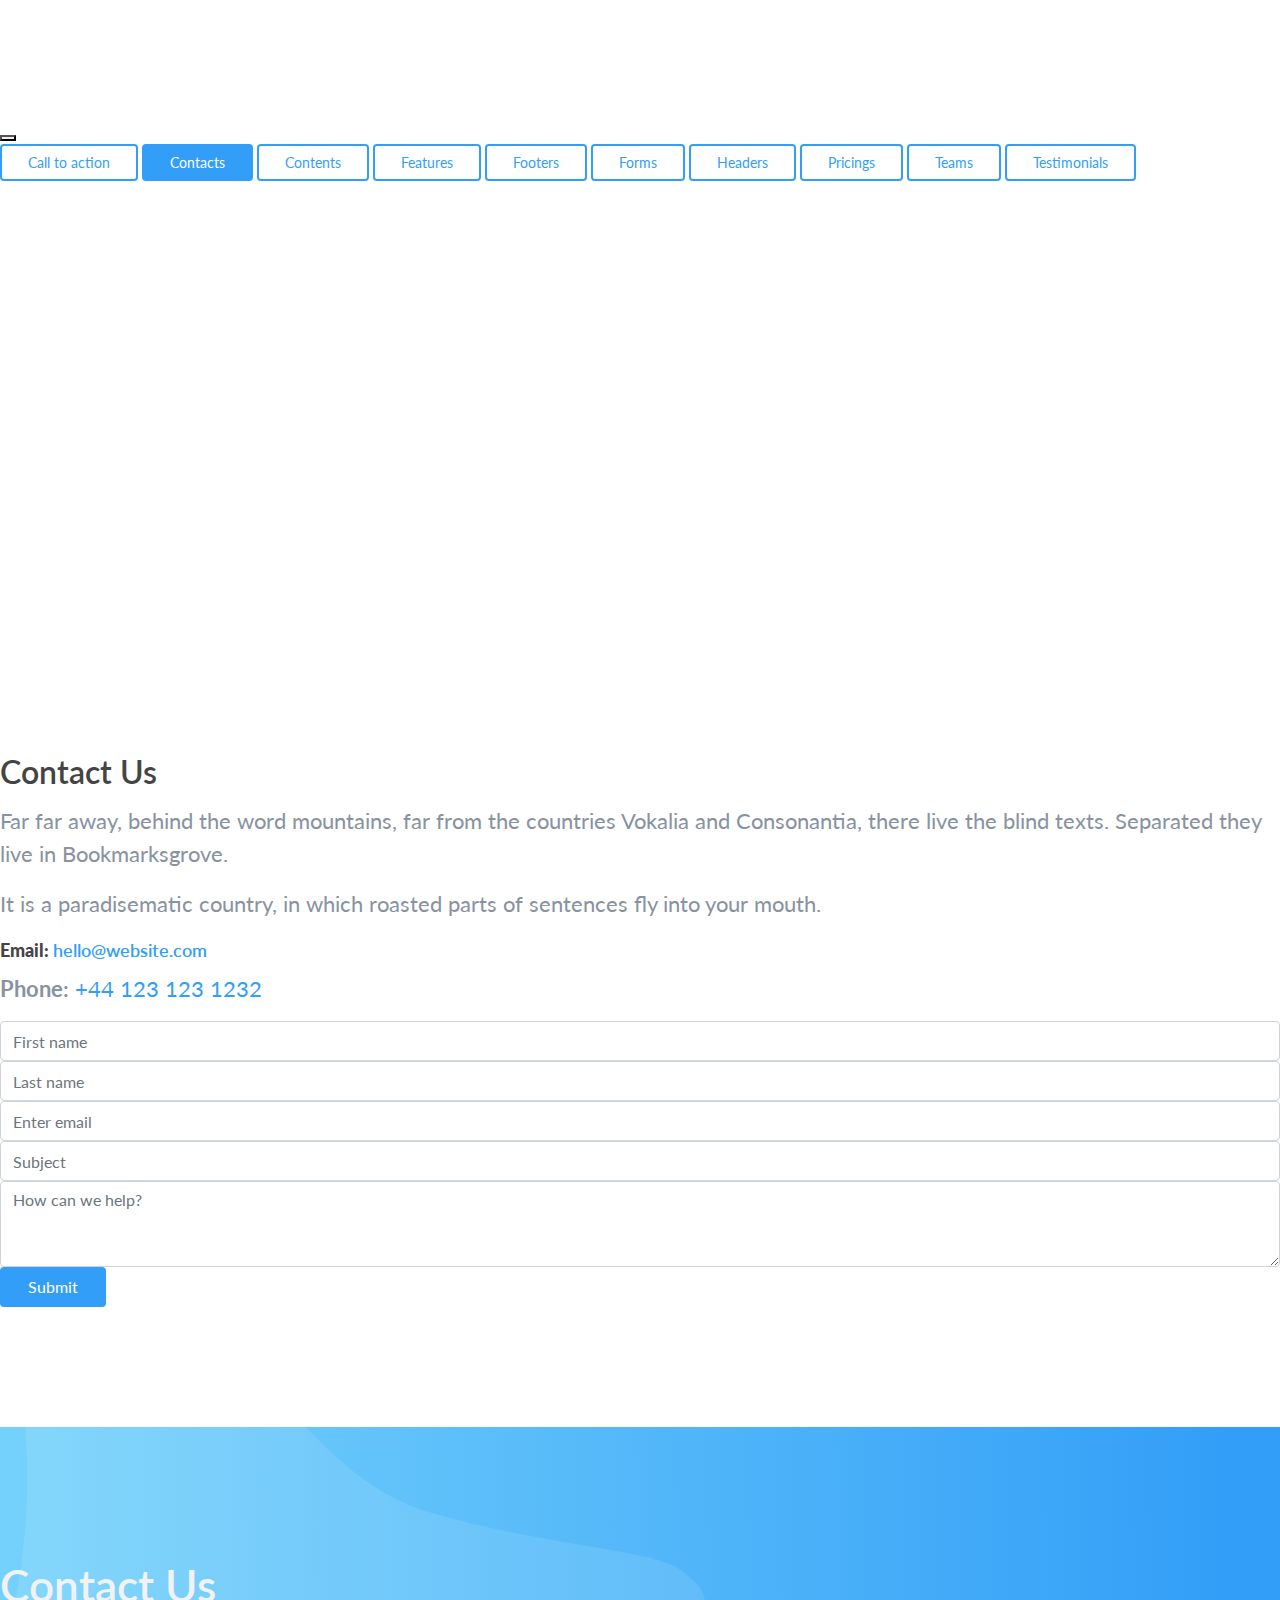
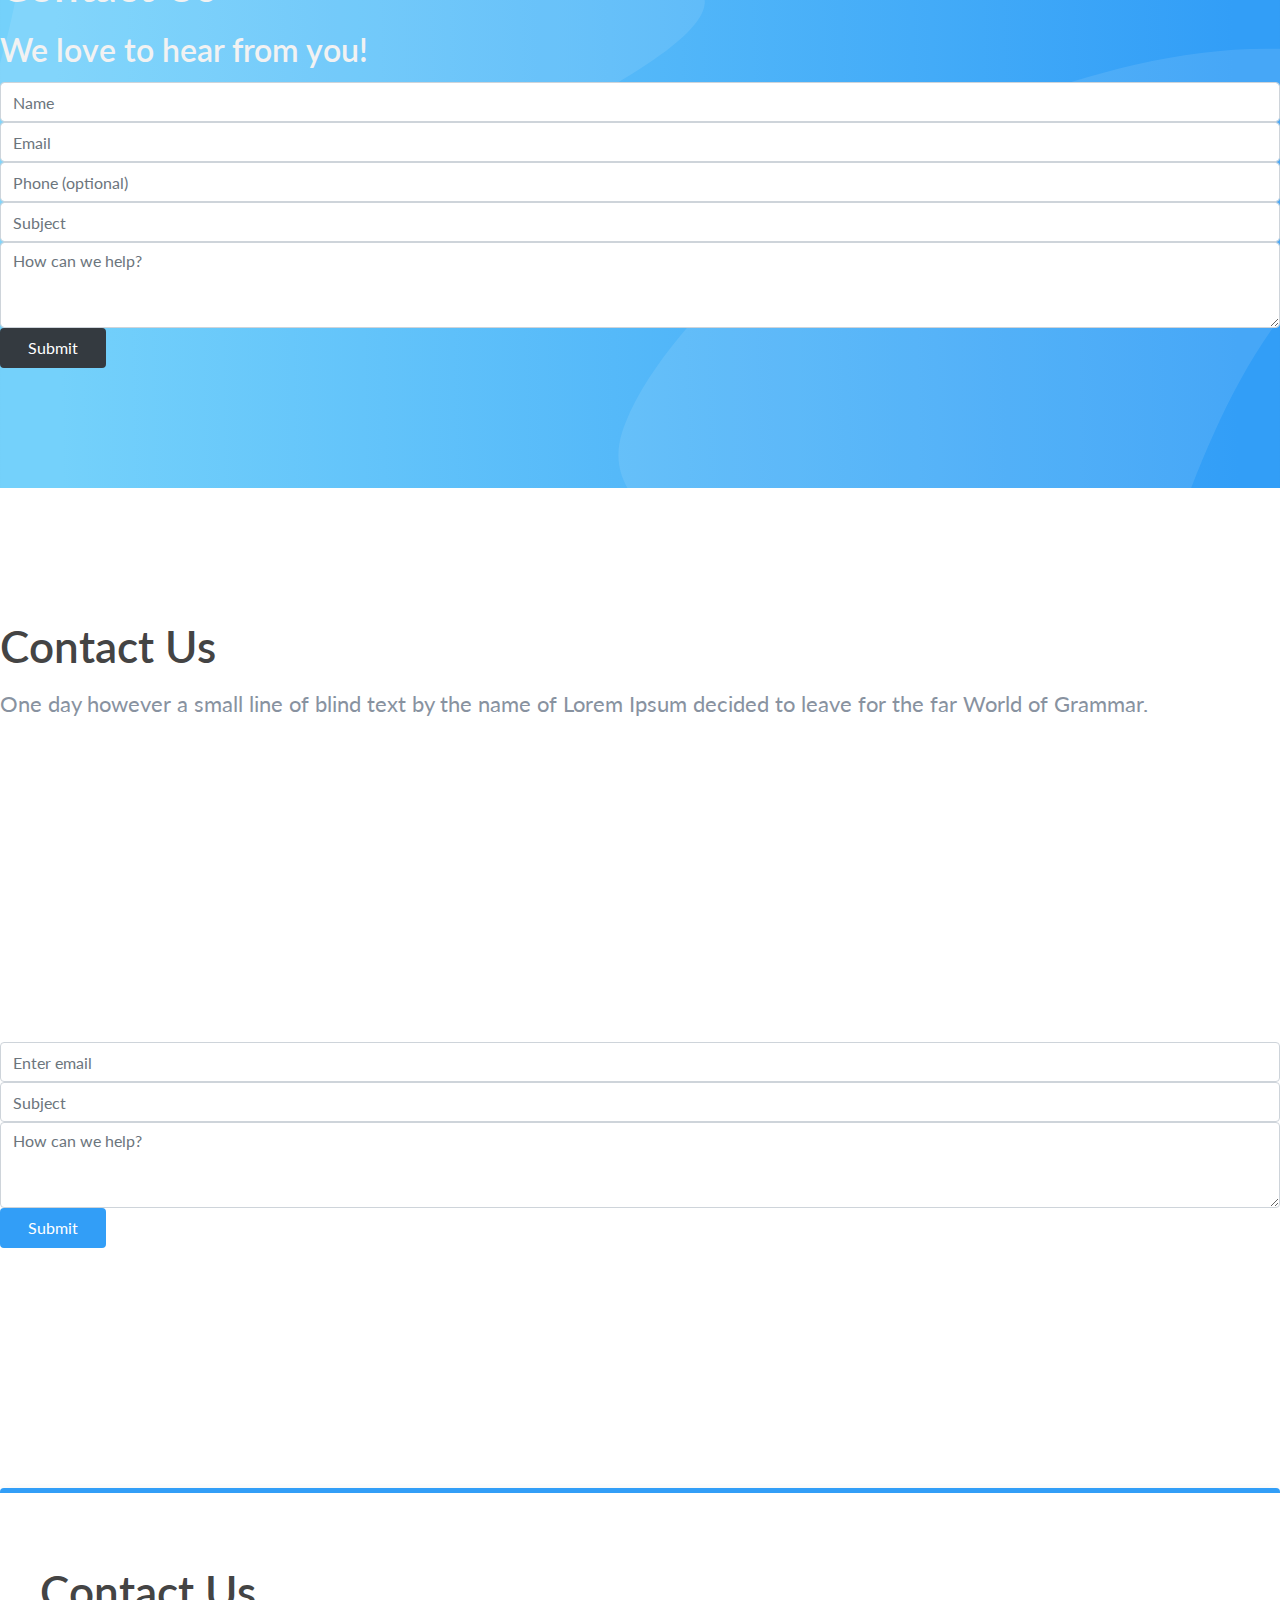
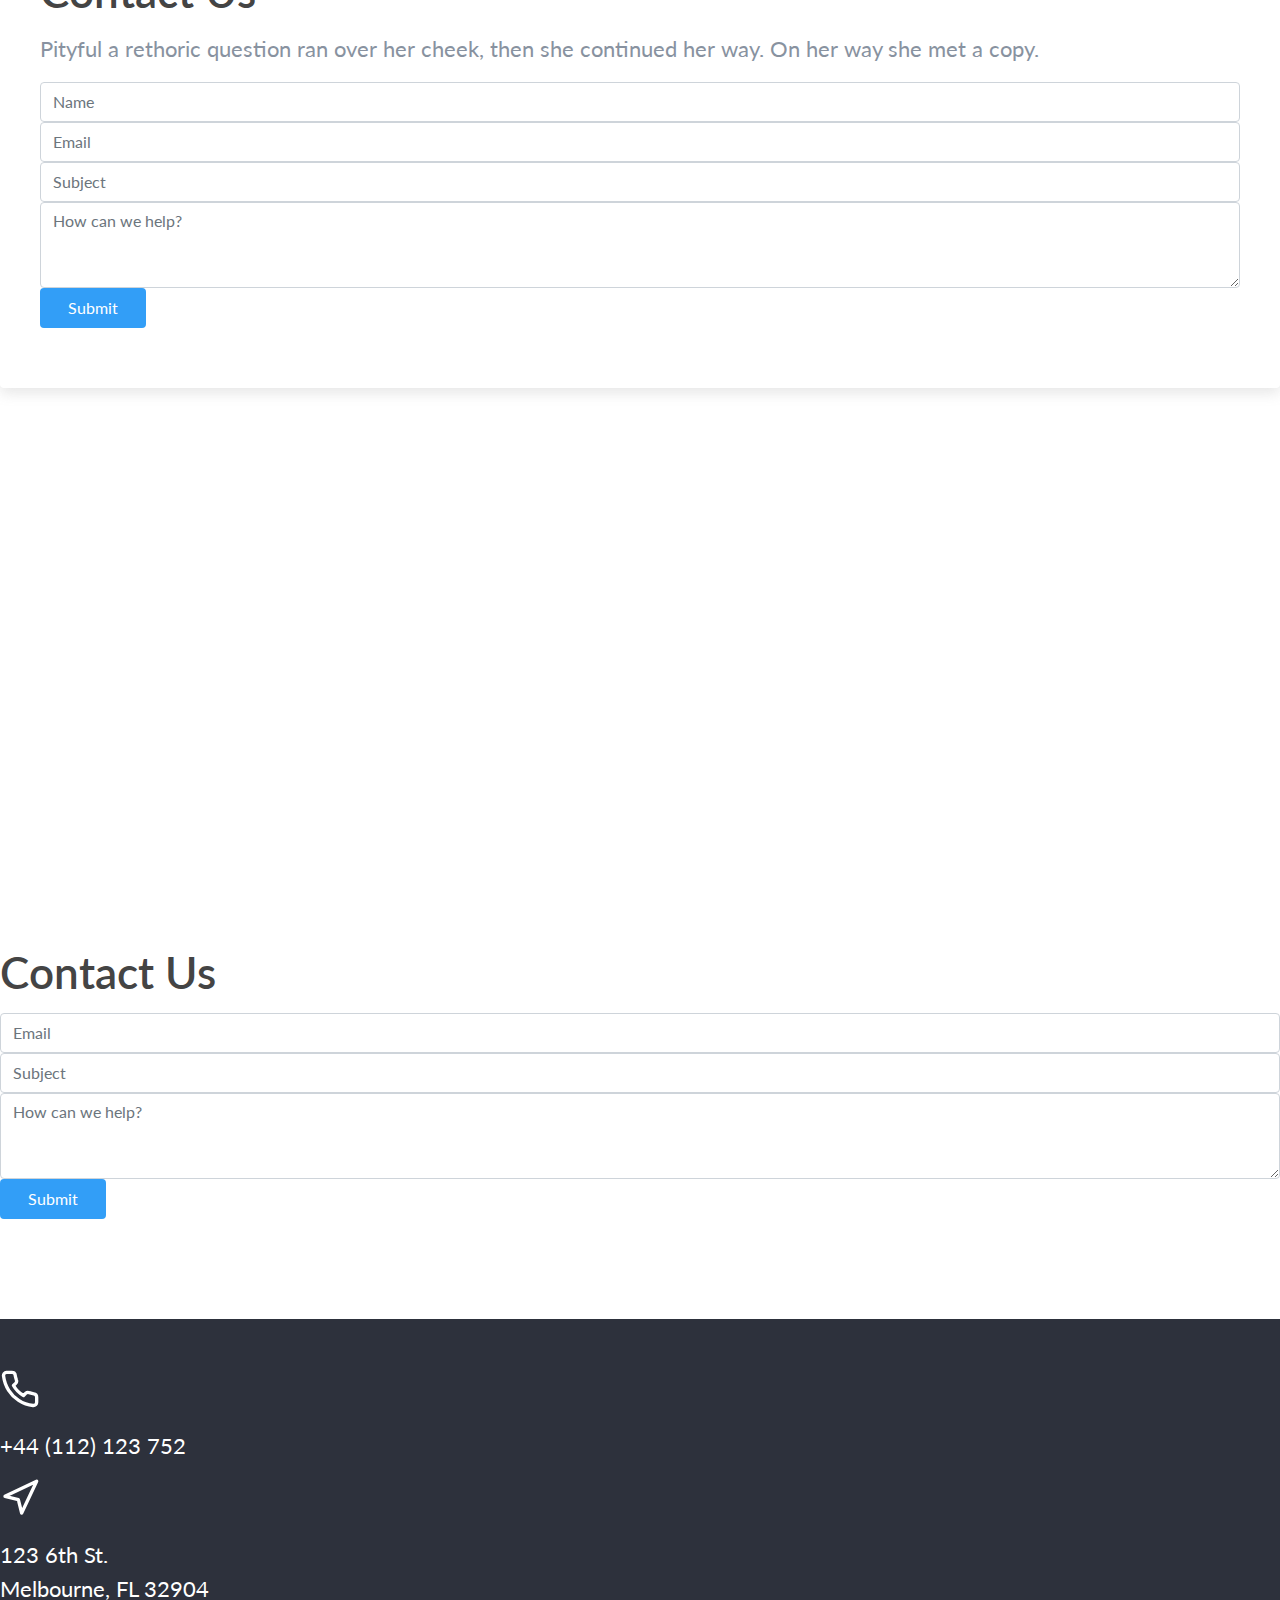
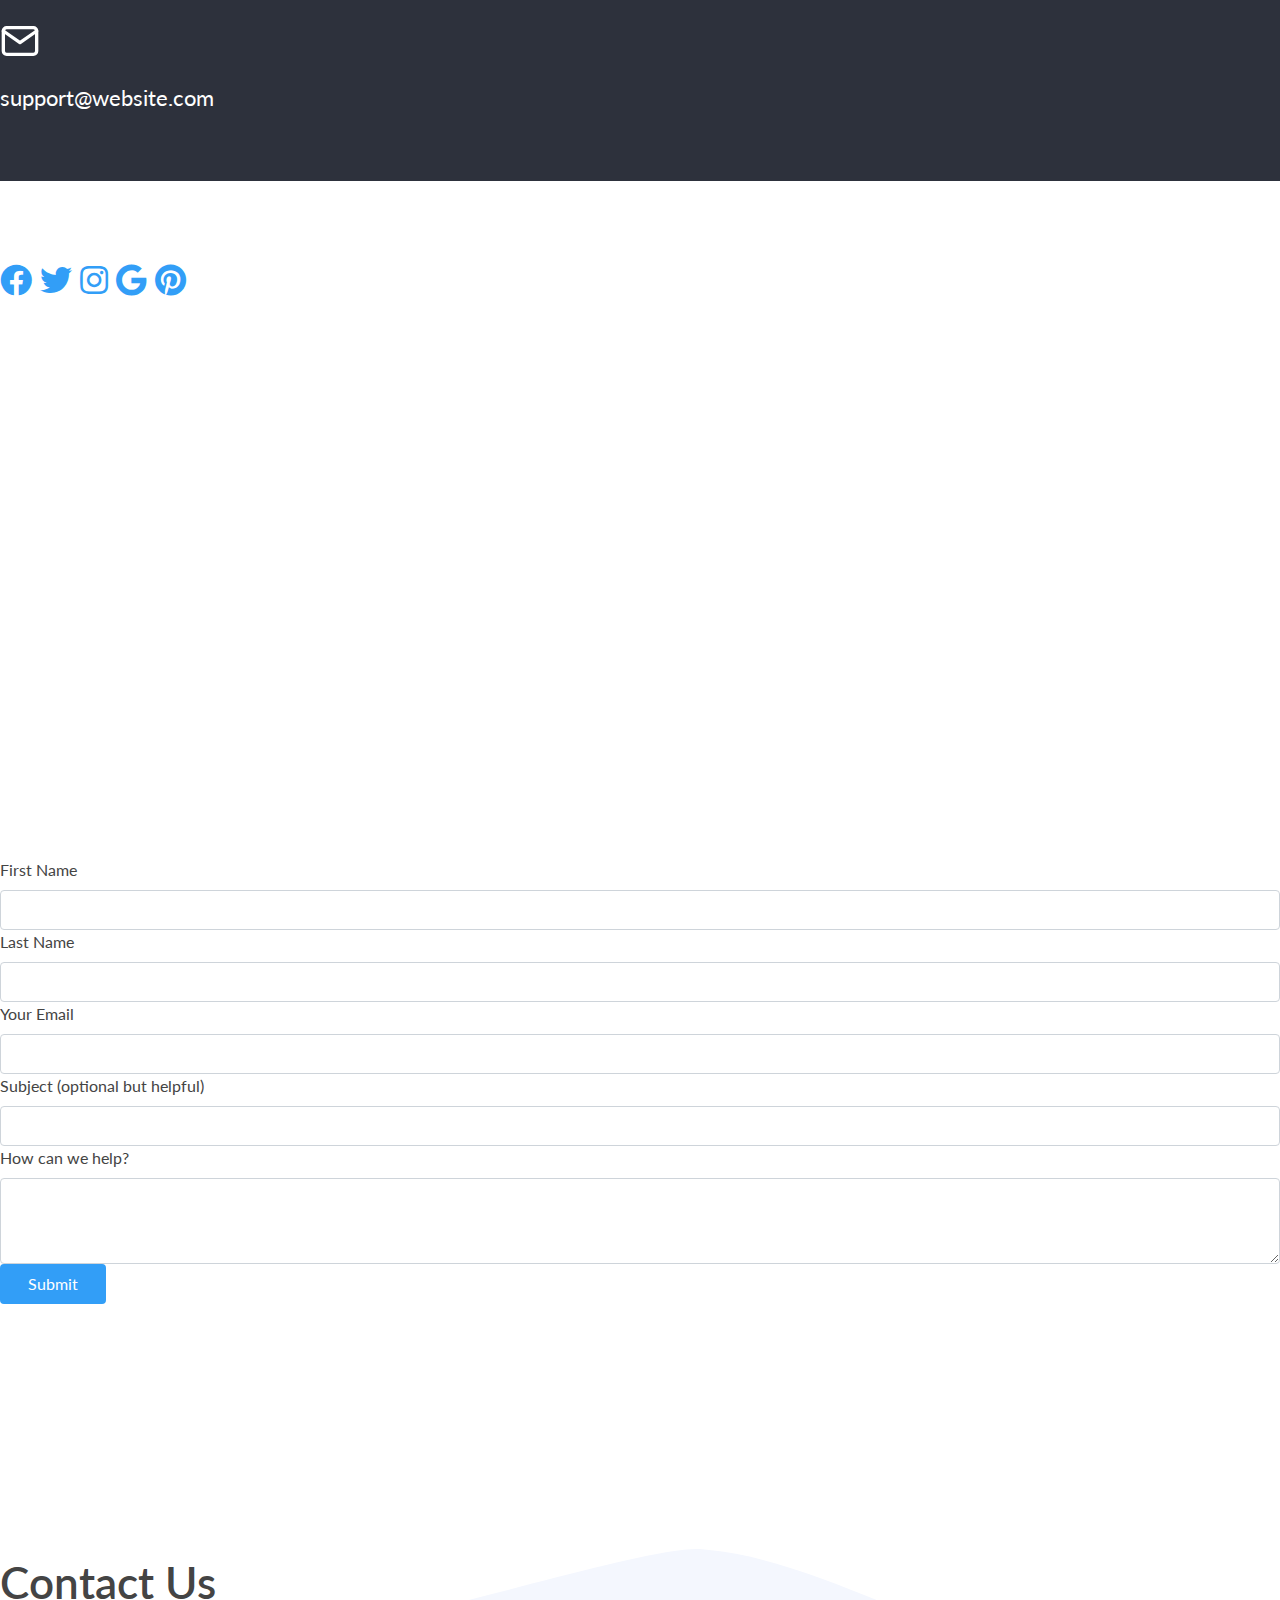
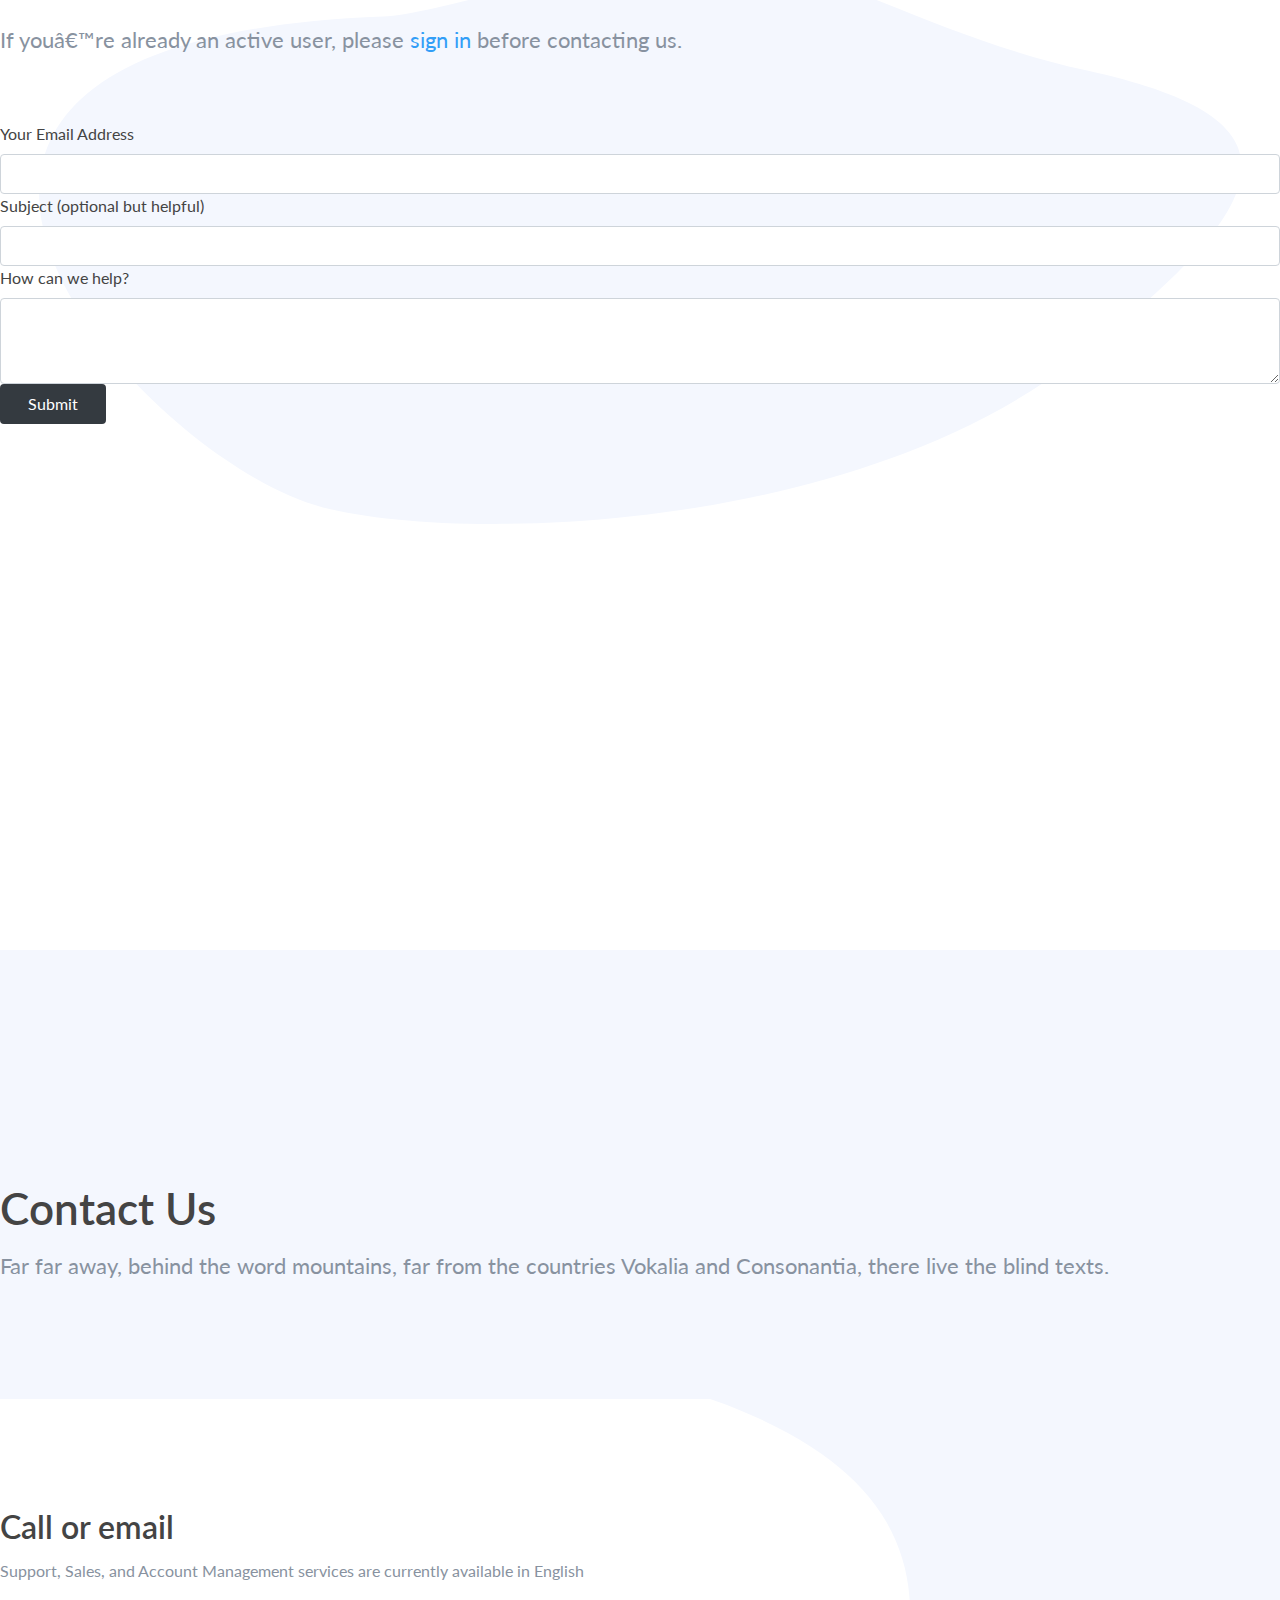
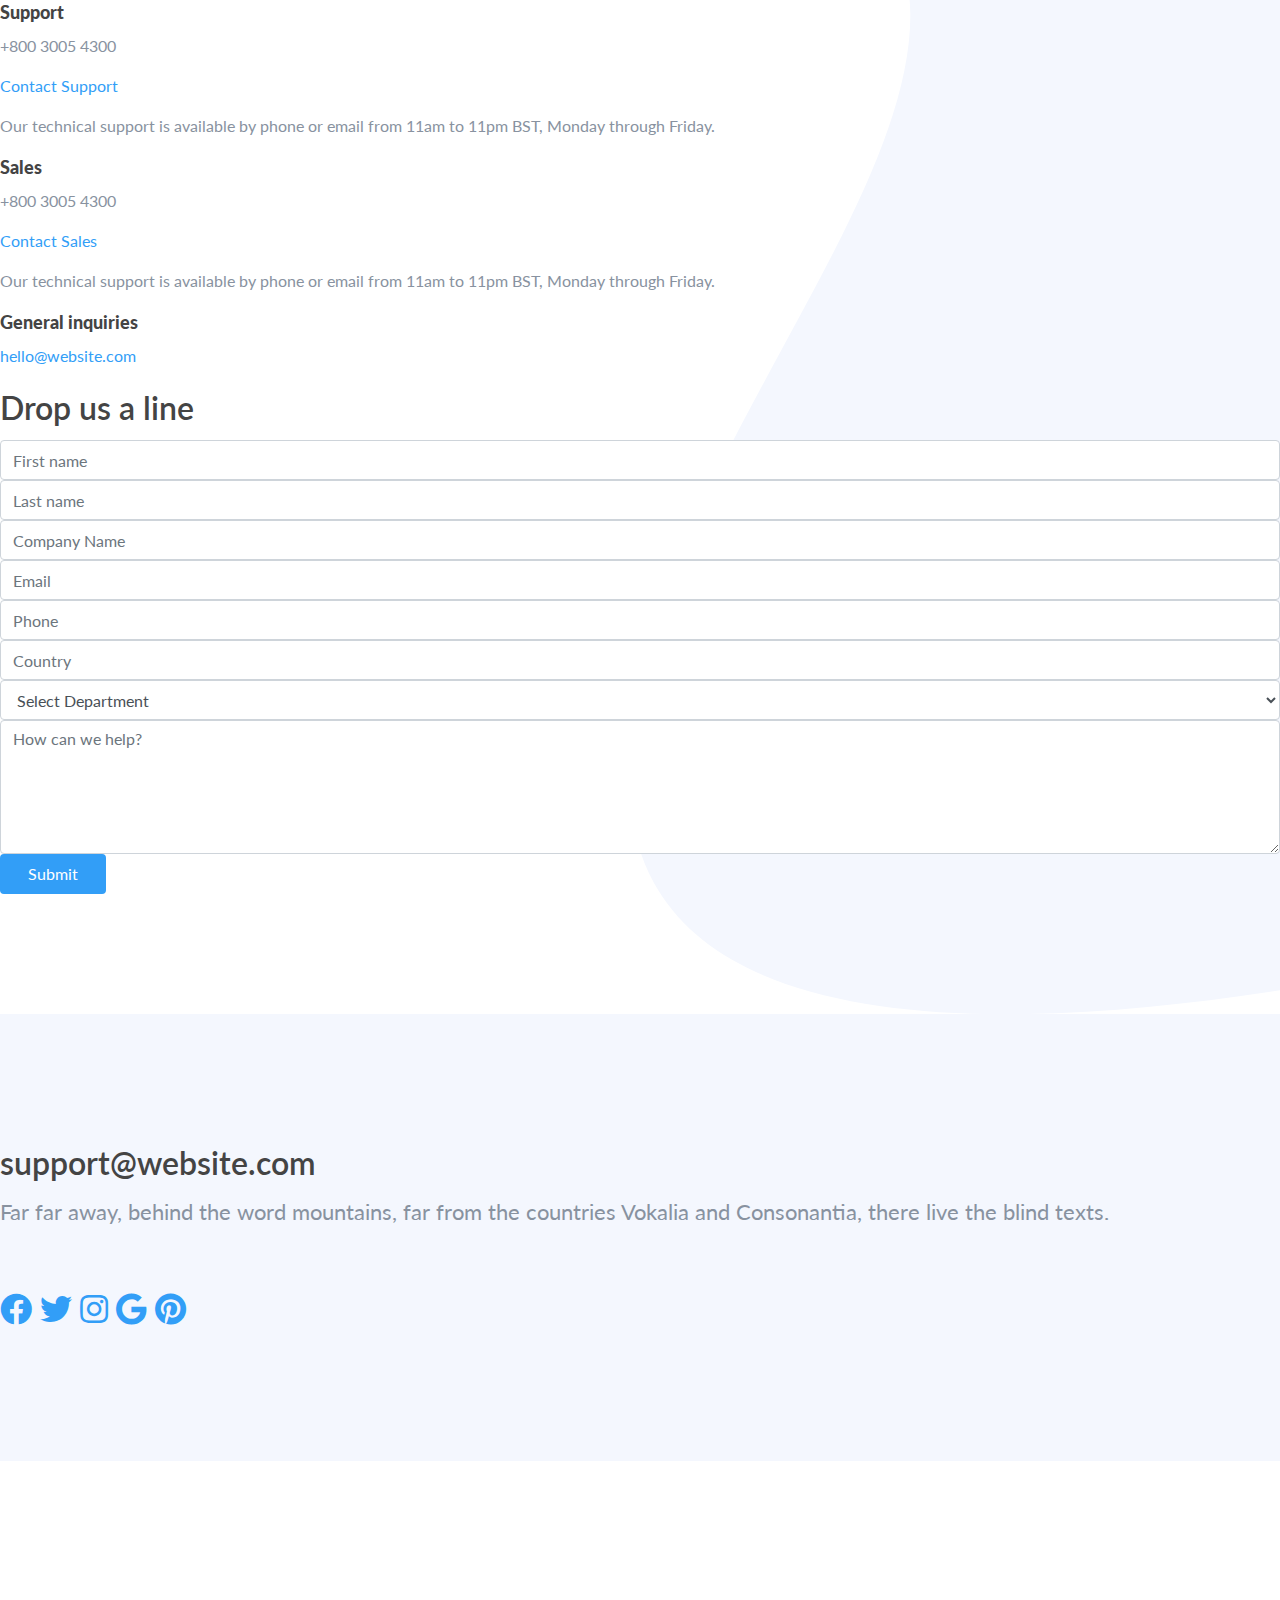
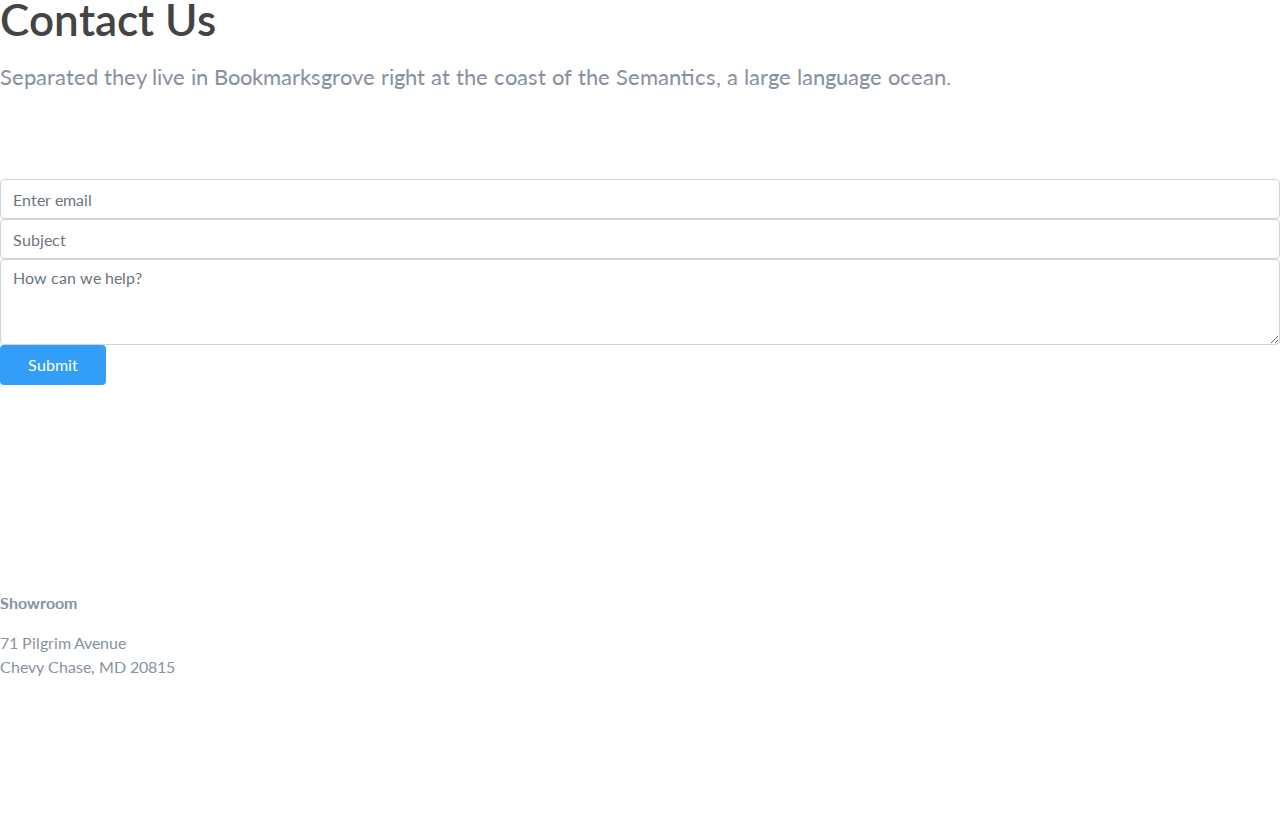
<file: contacts.html>
<!DOCTYPE html>
<html>
  <head>
    <title>Contacts</title>
    <meta name="viewport" content="width=device-width, height=device-height, initial-scale=1.0">
    <link rel="stylesheet" href="https://stackpath.bootstrapcdn.com/bootstrap/4.1.3/css/bootstrap.min.css" integrity="sha384-MCw98/SFnGE8fJT3GXwEOngsV7Zt27NXFoaoApmYm81iuXoPkFOJwJ8ERdknLPMO" crossorigin="anonymous">
    <link href="https://fonts.googleapis.com/css?family=Lato" rel="stylesheet">
    <link rel="stylesheet" href="https://use.fontawesome.com/releases/v5.3.1/css/all.css">
    <link type="text/css" rel="stylesheet" href="css/froala_blocks.css">
    <style>
      .fdb-block {
        border-bottom: 1px solid var(--light);
      }
    </style>
  </head>
  <body><style>
  #navigator {
    position: sticky;
    top: 0;
    z-index: 1000;
  }

  #navigator .navbar-toggler-icon {
    background-image: url("data:image/svg+xml;charset=utf8,%3Csvg viewBox='0 0 30 30' xmlns='http://www.w3.org/2000/svg'%3E%3Cpath stroke='rgba(0, 0, 0, 0.5)' stroke-width='2' stroke-linecap='round' stroke-miterlimit='10' d='M4 7h22M4 15h22M4 23h22'/%3E%3C/svg%3E");
  }

  @media (max-width: 720px) {
    #navigator {
      border-bottom: 1px solid #ccc;
    }
  }

  #navigator a {
    font-size: 14px;
  }

  #navigator+section {
    padding: 250px 0;
  }

</style>

<section class="fdb-block p-2" id="navigator">
  <div class="container-fluid">
    <nav class="navbar navbar-expand-md">
      <button class="navbar-toggler mr-auto ml-auto" type="button" data-toggle="collapse" data-target="#navbarNav0" aria-controls="navbarNav0" aria-expanded="false" aria-label="Toggle navigation">
        <span class="navbar-toggler-icon"></span>
      </button>
      <div class="collapse navbar-collapse mt-2 mt-md-0" id="navbarNav0">
        <p class="m-auto">
          <a class="btn btn-outline-primary m-1" href="call-to-action.html">Call to action</a>
          <a class="btn btn-outline-primary m-1" href="contacts.html">Contacts</a>
          <a class="btn btn-outline-primary m-1" href="contents.html">Contents</a>
          <a class="btn btn-outline-primary m-1" href="features.html">Features</a>
          <a class="btn btn-outline-primary m-1" href="footers.html">Footers</a>
          <a class="btn btn-outline-primary m-1" href="forms.html">Forms</a>
          <a class="btn btn-outline-primary m-1" href="headers.html">Headers</a>
          <a class="btn btn-outline-primary m-1" href="pricings.html">Pricings</a>
          <a class="btn btn-outline-primary m-1" href="teams.html">Teams</a>
          <a class="btn btn-outline-primary m-1" href="testimonials.html">Testimonials</a>
        </p>
      </div>
    </nav>
  </div>
</section>

<script>
  var page = window.location.pathname.split('/')
  page = page[page.length - 1]

  var nav = document.querySelector('a[href="' + page + '"]')
  if (nav) {
    nav.classList.add('active')
  }

</script>

    <!-- Contacts 1 -->
    <section class="fdb-block pt-0">
      <div class="container-fluid p-0 pb-md-5">
        <iframe class="map" src="https://www.google.com/maps/embed?pb=!1m18!1m12!1m3!1d2848.8444388087937!2d26.101253041406952!3d44.43635311654287!2m3!1f0!2f0!3f0!3m2!1i1024!2i768!4f13.1!3m3!1m2!1s0x40b1ff4770adb5b7%3A0x58147f39579fe6fa!2zR3J1cHVsIFN0YXR1YXIgIkPEg3J1yJthIEN1IFBhaWHIm2Ui!5e0!3m2!1sen!2sro!4v1507381157656"
          width="100%" height="300" frameborder="0" style="border:0" allowfullscreen=""></iframe>
      </div>
      <div class="container">
        <div class="row mt-5">
          <div class="col-12 col-md-6 col-lg-5">
            <h2>Contact Us</h2>
            <p class="lead">
              Far far away, behind the word mountains, far from the countries Vokalia and Consonantia, there live the blind texts. Separated they live in Bookmarksgrove.
            </p>
    
            <p class="lead">
              It is a paradisematic country, in which roasted parts of sentences fly into your mouth.
            </p>
    
    
            <p class="h3 mt-5">
              <strong>Email:</strong> <a href="https://www.froala.com">hello@website.com</a>
            </p>
            <p class="lead">
              <strong>Phone:</strong> <a href="https://www.froala.com">+44 123 123 1232</a>
            </p>
          </div>
    
          <div class="col-12 col-md-6 ml-auto pt-5 pt-md-0">
            <form>
              <div class="row">
                <div class="col">
                  <input type="text" class="form-control" placeholder="First name">
                </div>
                <div class="col">
                  <input type="text" class="form-control" placeholder="Last name">
                </div>
              </div>
    
              <div class="row mt-4">
                <div class="col">
                  <input type="email" class="form-control" placeholder="Enter email">
                </div>
              </div>
    
              <div class="row mt-4">
                <div class="col">
                  <input type="email" class="form-control" placeholder="Subject">
                </div>
              </div>
              <div class="row mt-4">
                <div class="col">
                  <textarea class="form-control" name="message" rows="3" placeholder="How can we help?"></textarea>
                </div>
              </div>
              <div class="row mt-4">
                <div class="col">
                  <button type="submit" class="btn btn-primary">Submit</button>
                </div>
              </div>
            </form>
          </div>
        </div>
      </div>
    </section>
    
    <!-- Contacts 2 -->
    <section class="fdb-block bg-dark" style="background-image: url(imgs/hero/blue.svg);">
      <div class="container">
        <div class="row text-center justify-content-center">
          <div class="col-12 col-md-8 col-lg-7">
            <h1>Contact Us</h1>
            <h2>We love to hear from you!</h2>
          </div>
        </div>
    
        <div class="row pt-4">
          <div class="col-12">
            <form>
              <div class="row">
                <div class="col-12 col-md">
                  <input type="text" class="form-control" placeholder="Name">
                </div>
                <div class="col-12 col-md mt-4 mt-md-0">
                  <input type="text" class="form-control" placeholder="Email">
                </div>
                <div class="col-12 col-md mt-4 mt-md-0">
                  <input type="text" class="form-control" placeholder="Phone (optional)">
                </div>
              </div>
    
              <div class="row mt-4">
                <div class="col">
                  <input type="email" class="form-control" placeholder="Subject">
                </div>
              </div>
    
              <div class="row mt-4">
                <div class="col">
                  <textarea class="form-control" name="message" rows="3" placeholder="How can we help?"></textarea>
                </div>
              </div>
              <div class="row mt-4">
                <div class="col text-center">
                  <button type="submit" class="btn btn-dark">Submit</button>
                </div>
              </div>
            </form>
          </div>
        </div>
      </div>
    </section>
    
    <!-- Contacts 3 -->
    <section class="fdb-block">
      <div class="container">
        <div class="row text-center justify-content-center">
          <div class="col-12 col-md-8 col-lg-7">
            <h1>Contact Us</h1>
            <p class="lead">One day however a small line of blind text by the name of Lorem Ipsum decided to leave for the far World of Grammar.</p>
          </div>
        </div>
    
        <div class="row pt-4">
          <div class="col-12 col-md-6">
            <iframe class="map" src="https://www.google.com/maps/embed?pb=!1m18!1m12!1m3!1d2848.8444388087937!2d26.101253041406952!3d44.43635311654287!2m3!1f0!2f0!3f0!3m2!1i1024!2i768!4f13.1!3m3!1m2!1s0x40b1ff4770adb5b7%3A0x58147f39579fe6fa!2zR3J1cHVsIFN0YXR1YXIgIkPEg3J1yJthIEN1IFBhaWHIm2Ui!5e0!3m2!1sen!2sro!4v1507381157656"
              width="100%" height="300" frameborder="0" style="border:0" allowfullscreen=""></iframe>
          </div>
    
          <div class="col-12 col-md-6 pt-5 pt-md-0">
            <form>
              <div class="row">
                <div class="col">
                  <input type="email" class="form-control" placeholder="Enter email">
                </div>
              </div>
    
              <div class="row mt-4">
                <div class="col">
                  <input type="email" class="form-control" placeholder="Subject">
                </div>
              </div>
              <div class="row mt-4">
                <div class="col">
                  <textarea class="form-control" name="message" rows="3" placeholder="How can we help?"></textarea>
                </div>
              </div>
              <div class="row mt-4">
                <div class="col">
                  <button type="submit" class="btn btn-primary">Submit</button>
                </div>
              </div>
            </form>
          </div>
        </div>
      </div>
    </section>
    
    <!-- Contacts 4 -->
    <section class="fdb-block py-0">
      <div class="container py-5 my-5" style="background-image: url(imgs/shapes/9.svg);">
        <div class="row py-5">
          <div class="col py-5">
            <div class="fdb-box fdb-touch">
              <div class="row text-center justify-content-center">
                <div class="col-12 col-md-9 col-lg-7">
                  <h1>Contact Us</h1>
                  <p class="lead">Pityful a rethoric question ran over her cheek, then she continued her way. On her way she met a copy.</p>
                </div>
              </div>
    
              <div class="row justify-content-center pt-4">
                <div class="col-12 col-md-8">
                  <form>
                    <div class="row">
                      <div class="col-12 col-md">
                        <input type="text" class="form-control" placeholder="Name">
                      </div>
                      <div class="col-12 col-md mt-4 mt-md-0">
                        <input type="text" class="form-control" placeholder="Email">
                      </div>
                    </div>
    
                    <div class="row mt-4">
                      <div class="col">
                        <input type="email" class="form-control" placeholder="Subject">
                      </div>
                    </div>
    
                    <div class="row mt-4">
                      <div class="col">
                        <textarea class="form-control" name="message" rows="3" placeholder="How can we help?"></textarea>
                      </div>
                    </div>
                    <div class="row mt-4">
                      <div class="col text-center">
                        <button type="submit" class="btn btn-primary">Submit</button>
                      </div>
                    </div>
                  </form>
                </div>
              </div>
            </div>
          </div>
        </div>
      </div>
    </section>
    
    <!-- Contacts 5 -->
    <section class="fdb-block pt-0">
      <div class="container-fluid p-0 pb-3">
        <iframe class="map" src="https://www.google.com/maps/embed?pb=!1m18!1m12!1m3!1d2848.8444388087937!2d26.101253041406952!3d44.43635311654287!2m3!1f0!2f0!3f0!3m2!1i1024!2i768!4f13.1!3m3!1m2!1s0x40b1ff4770adb5b7%3A0x58147f39579fe6fa!2zR3J1cHVsIFN0YXR1YXIgIkPEg3J1yJthIEN1IFBhaWHIm2Ui!5e0!3m2!1sen!2sro!4v1507381157656"
          width="100%" height="300" frameborder="0" style="border:0" allowfullscreen=""></iframe>
      </div>
      <div class="container">
        <div class="row text-center justify-content-center pt-5">
          <div class="col-12 col-md-7">
            <h1>Contact Us</h1>
          </div>
        </div>
    
        <div class="row justify-content-center pt-4">
          <div class="col-12 col-md-7">
            <form>
              <div class="row">
                <div class="col">
                  <input type="text" class="form-control" placeholder="Email">
                </div>
              </div>
    
              <div class="row mt-4">
                <div class="col">
                  <input type="email" class="form-control" placeholder="Subject">
                </div>
              </div>
    
              <div class="row mt-4">
                <div class="col">
                  <textarea class="form-control" name="message" rows="3" placeholder="How can we help?"></textarea>
                </div>
              </div>
              <div class="row mt-4">
                <div class="col text-center">
                  <button type="submit" class="btn btn-primary">Submit</button>
                </div>
              </div>
            </form>
          </div>
        </div>
        <div class="row-100"></div>
      </div>
      <div class="bg-dark">
        <div class="container">
          <div class="row-50"></div>
          <div class="row justify-content-center text-center">
            <div class="col-12 col-md mr-auto ml-auto">
              <img alt="image" height="40" class="mb-2" src="./imgs/icons/phone.svg">
              <p class="lead">+44 (112) 123 752</p>
            </div>
    
            <div class="col-12 col-md pt-4 pt-md-0 mr-auto ml-auto">
              <img alt="image" height="40" class="mb-2" src="./imgs/icons/navigation.svg">
              <p class="lead">123 6th St.<br>Melbourne, FL 32904</p>
            </div>
    
            <div class="col-12 col-md pt-4 pt-md-0 mr-auto ml-auto">
              <img alt="image" height="40" class="mb-2" src="./imgs/icons/mail.svg">
              <p class="lead">support@website.com</p>
            </div>
          </div>
          <div class="row-50"></div>
        </div>
      </div>
    
      <div class="container">
        <div class="row-70"></div>
        <div class="row text-center">
          <div class="col">
            <p class="h2">
              <a href="https://www.froala.com" class="mx-2"><i class="fab fa-facebook"></i></a>
              <a href="https://www.froala.com" class="mx-2"><i class="fab fa-twitter"></i></a>
              <a href="https://www.froala.com" class="mx-2"><i class="fab fa-instagram"></i></a>
              <a href="https://www.froala.com" class="mx-2"><i class="fab fa-google"></i></a>
              <a href="https://www.froala.com" class="mx-2"><i class="fab fa-pinterest"></i></a>
            </p>
          </div>
        </div>
      </div>
    </section>
    
    <!-- Contacts 6 -->
    <section class="fdb-block pt-0">
      <div class="container-fluid p-0 pb-5">
        <iframe class="map" src="https://www.google.com/maps/embed?pb=!1m18!1m12!1m3!1d2848.8444388087937!2d26.101253041406952!3d44.43635311654287!2m3!1f0!2f0!3f0!3m2!1i1024!2i768!4f13.1!3m3!1m2!1s0x40b1ff4770adb5b7%3A0x58147f39579fe6fa!2zR3J1cHVsIFN0YXR1YXIgIkPEg3J1yJthIEN1IFBhaWHIm2Ui!5e0!3m2!1sen!2sro!4v1507381157656"
          width="100%" height="300" frameborder="0" style="border:0" allowfullscreen=""></iframe>
      </div>
      <div class="container">
        <div class="row pt-5">
          <div class="col-12">
            <form>
              <div class="row">
                <div class="col-12 col-md">
                  <label>First Name</label>
                  <input type="text" class="form-control">
                </div>
                <div class="col-12 col-md mt-4 mt-md-0">
                  <label>Last Name</label>
                  <input type="text" class="form-control">
                </div>
              </div>
    
              <div class="row mt-4">
                <div class="col">
                  <label>Your Email</label>
                  <input type="email" class="form-control">
                </div>
              </div>
    
              <div class="row mt-4">
                <div class="col">
                  <label>Subject (optional but helpful)</label>
                  <input type="email" class="form-control">
                </div>
              </div>
              <div class="row mt-4">
                <div class="col">
                  <label>How can we help?</label>
                  <textarea class="form-control" name="message" rows="3"></textarea>
                </div>
              </div>
              <div class="row mt-4 text-center">
                <div class="col">
                  <button type="submit" class="btn btn-primary">Submit</button>
                </div>
              </div>
            </form>
          </div>
        </div>
      </div>
    </section>
    
    <!-- Contacts 7 -->
    <section class="fdb-block py-0">
      <div class="container py-5" style="background-image: url(imgs/shapes/6.svg);">
        <div class="row text-center justify-content-center">
          <div class="col-12 col-md-8 col-lg-7">
            <h1>Contact Us</h1>
            <p class="lead">If you’re already an active user, please <a href="https://www.froala.com">sign in</a> before contacting us.</p>
          </div>
        </div>
        <div class="row-50">
        </div>
        <div class="row justify-content-center">
          <div class="col-12 col-md-8 col-lg-7">
            <form>
              <div class="row">
                <div class="col">
                  <label>Your Email Address</label>
                  <input type="text" class="form-control">
                </div>
              </div>
    
              <div class="row mt-4">
                <div class="col">
                  <label>Subject (optional but helpful)</label>
                  <input type="email" class="form-control">
                </div>
              </div>
    
              <div class="row mt-4">
                <div class="col">
                  <label>How can we help?</label>
                  <textarea class="form-control" name="message" rows="3"></textarea>
                </div>
              </div>
              <div class="row mt-4">
                <div class="col text-right">
                  <button type="submit" class="btn btn-dark">Submit</button>
                </div>
              </div>
            </form>
          </div>
        </div>
        <div class="row-100"></div>
      </div>
    
      <div class="container-fluid p-0">
        <iframe class="map" src="https://www.google.com/maps/embed?pb=!1m18!1m12!1m3!1d2848.8444388087937!2d26.101253041406952!3d44.43635311654287!2m3!1f0!2f0!3f0!3m2!1i1024!2i768!4f13.1!3m3!1m2!1s0x40b1ff4770adb5b7%3A0x58147f39579fe6fa!2zR3J1cHVsIFN0YXR1YXIgIkPEg3J1yJthIEN1IFBhaWHIm2Ui!5e0!3m2!1sen!2sro!4v1507381157656"
          width="100%" height="300" frameborder="0" style="border:0" allowfullscreen=""></iframe>
      </div>
    </section>
    
    <!-- Contacts 8 -->
    <section class="fdb-block pt-0" style="background-image: url(./imgs/shapes/8.svg)">
      <div class="bg-gray">
        <div class="container">
          <div class="row-100"></div>
          <div class="row text-left">
            <div class="col-8">
              <h1>Contact Us</h1>
              <p class="lead">Far far away, behind the word mountains, far from the countries Vokalia and Consonantia, there live the blind texts.</p>
            </div>
          </div>
          <div class="row-100"></div>
        </div>
      </div>
      <div class="container bg-r">
        <div class="row-100"></div>
        <div class="row">
          <div class="col-12 col-md-6 col-lg-5">
            <h2>Call or email</h2>
            <p class="text-large">Support, Sales, and Account Management services are currently available in English</p>
    
            <p class="h3 mt-4 mt-lg-5">
              <strong>Support</strong>
            </p>
            <p>
              +800 3005 4300
            </p>
            <p>
              <a href="https://www.froala.com">Contact Support</a>
            </p>
            <p>
              Our technical support is available by phone or email from 11am to 11pm BST, Monday through Friday.
            </p>
    
            <p class="h3 mt-4 mt-lg-5">
              <strong>Sales</strong>
            </p>
            <p>
              +800 3005 4300
            </p>
            <p>
              <a href="https://www.froala.com">Contact Sales</a>
            </p>
            <p>
              Our technical support is available by phone or email from 11am to 11pm BST, Monday through Friday.
            </p>
    
            <p class="h3 mt-4 mt-lg-5">
              <strong>General inquiries</strong>
            </p>
            <p>
              <a href="https://www.froala.com">hello@website.com</a>
            </p>
          </div>
    
          <div class="col-12 col-md-6 ml-auto">
            <h2>Drop us a line</h2>
            <form>
              <div class="row">
                <div class="col">
                  <input type="text" class="form-control" placeholder="First name">
                </div>
                <div class="col">
                  <input type="text" class="form-control" placeholder="Last name">
                </div>
              </div>
    
              <div class="row mt-4">
                <div class="col">
                  <input type="text" class="form-control" placeholder="Company Name">
                </div>
              </div>
    
              <div class="row mt-4">
                <div class="col">
                  <input type="email" class="form-control" placeholder="Email">
                </div>
              </div>
    
              <div class="row mt-4">
                <div class="col">
                  <input type="text" class="form-control" placeholder="Phone">
                </div>
                <div class="col">
                  <input type="text" class="form-control" placeholder="Country">
                </div>
              </div>
    
              <div class="row mt-4">
                <div class="col">
                  <select class="form-control" required="">
                      <option value="">Select Department</option>
                      <option value="1">Support</option>
                      <option value="2">Sales</option>
                      <option value="3">Accounting</option>
                    </select>
                </div>
              </div>
              <div class="row mt-4">
                <div class="col">
                  <textarea class="form-control" name="message" rows="5" placeholder="How can we help?"></textarea>
                </div>
              </div>
              <div class="row mt-4">
                <div class="col">
                  <button type="submit" class="btn btn-primary">Submit</button>
                </div>
              </div>
            </form>
          </div>
        </div>
      </div>
    </section>
    
    <!-- Contacts 9 -->
    <section class="fdb-block bg-gray">
      <div class="container">
        <div class="row text-center justify-content-center">
          <div class="col-12 col-md-8 col-lg-7">
            <p class="h2">support@website.com</p>
            <p class="lead">Far far away, behind the word mountains, far from the countries Vokalia and Consonantia, there live the blind texts.</p>
            <p><br></p>
            <p class="h2">
              <a href="https://www.froala.com" class="mx-2"><i class="fab fa-facebook"></i></a>
              <a href="https://www.froala.com" class="mx-2"><i class="fab fa-twitter"></i></a>
              <a href="https://www.froala.com" class="mx-2"><i class="fab fa-instagram"></i></a>
              <a href="https://www.froala.com" class="mx-2"><i class="fab fa-google"></i></a>
              <a href="https://www.froala.com" class="mx-2"><i class="fab fa-pinterest"></i></a>
            </p>
          </div>
        </div>
      </div>
    </section>
    
    <!-- Contacts 10 -->
    <section class="fdb-block">
      <div class="container">
        <div class="row text-center justify-content-center">
          <div class="col-12 col-md-8 col-lg-7">
            <h1>Contact Us</h1>
            <p class="lead">Separated they live in Bookmarksgrove right at the coast of the Semantics, a large language ocean.</p>
          </div>
        </div>
        <div class="row-70"></div>
        <div class="row">
          <div class="col-12 col-md-8 col-lg m-auto">
            <form>
              <div class="row">
                <div class="col">
                  <input type="email" class="form-control" placeholder="Enter email">
                </div>
              </div>
    
              <div class="row mt-4">
                <div class="col">
                  <input type="email" class="form-control" placeholder="Subject">
                </div>
              </div>
              <div class="row mt-4">
                <div class="col">
                  <textarea class="form-control" name="message" rows="3" placeholder="How can we help?"></textarea>
                </div>
              </div>
              <div class="row mt-4">
                <div class="col">
                  <button type="submit" class="btn btn-primary">Submit</button>
                </div>
              </div>
            </form>
          </div>
    
          <div class="col-12 col-md-8 col-lg pt-5 m-auto pt-lg-0">
            <iframe class="mb-4" src="https://www.google.com/maps/embed?pb=!1m18!1m12!1m3!1d2848.8444388087937!2d26.101253041406952!3d44.43635311654287!2m3!1f0!2f0!3f0!3m2!1i1024!2i768!4f13.1!3m3!1m2!1s0x40b1ff4770adb5b7%3A0x58147f39579fe6fa!2zR3J1cHVsIFN0YXR1YXIgIkPEg3J1yJthIEN1IFBhaWHIm2Ui!5e0!3m2!1sen!2sro!4v1507381157656"
              width="100%" height="200" frameborder="0" style="border:0" allowfullscreen=""></iframe>
    
            <p><strong>Showroom</strong></p>
            <p>
              71 Pilgrim Avenue<br>Chevy Chase, MD 20815
            </p>
          </div>
        </div>
      </div>
    </section>
    
  </body>
</html>
</file>
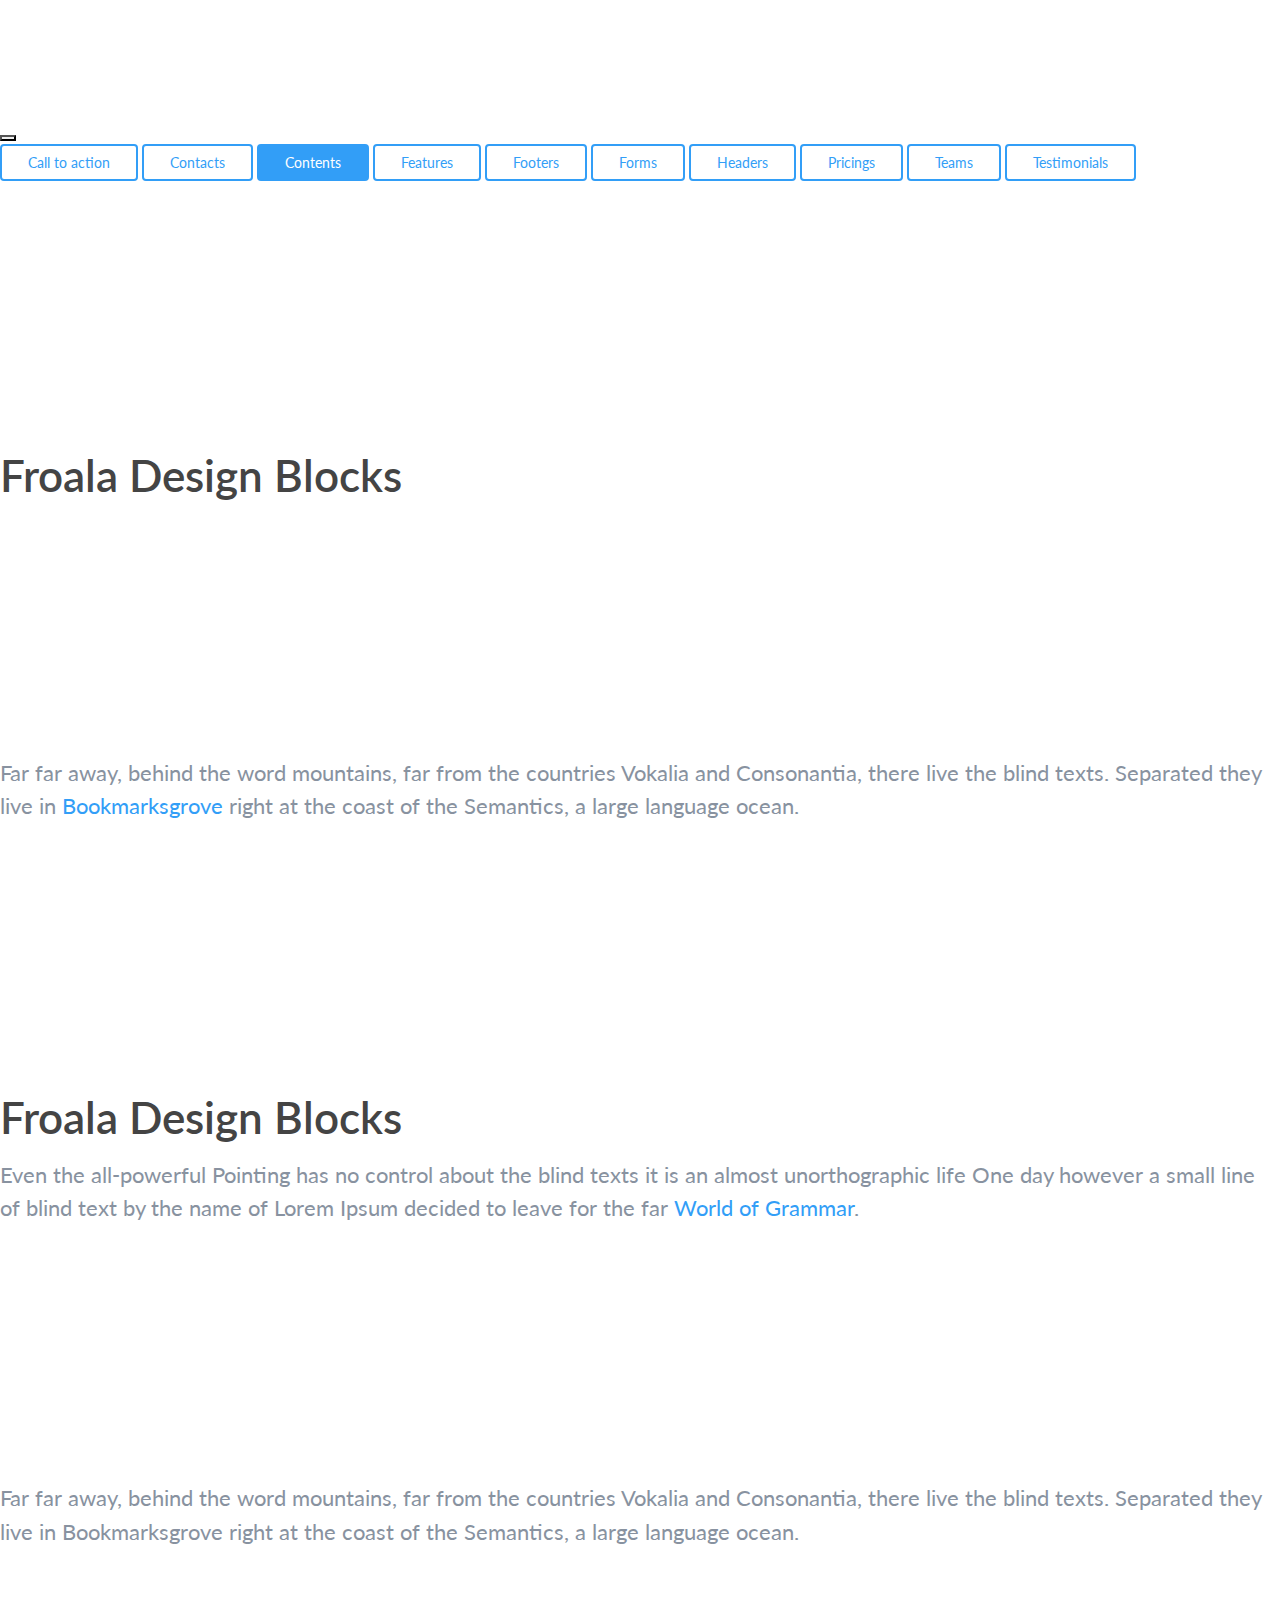
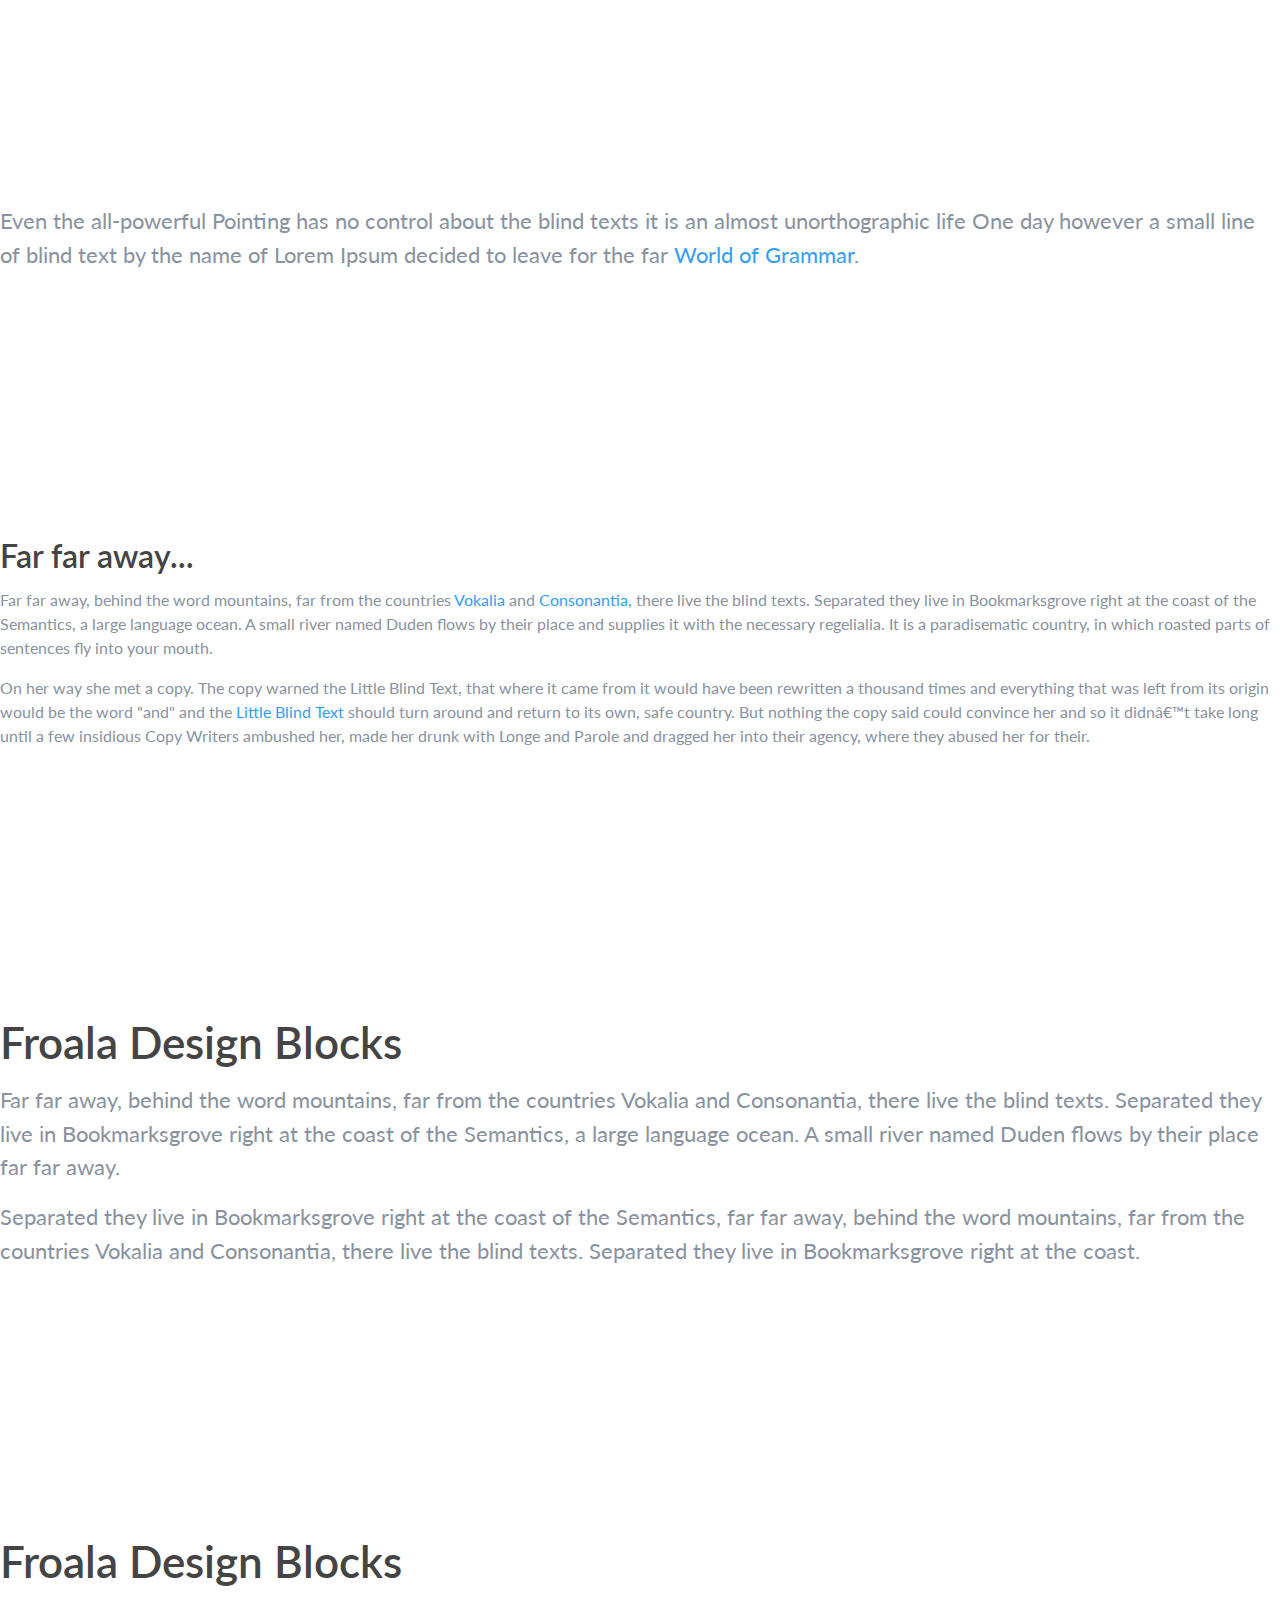
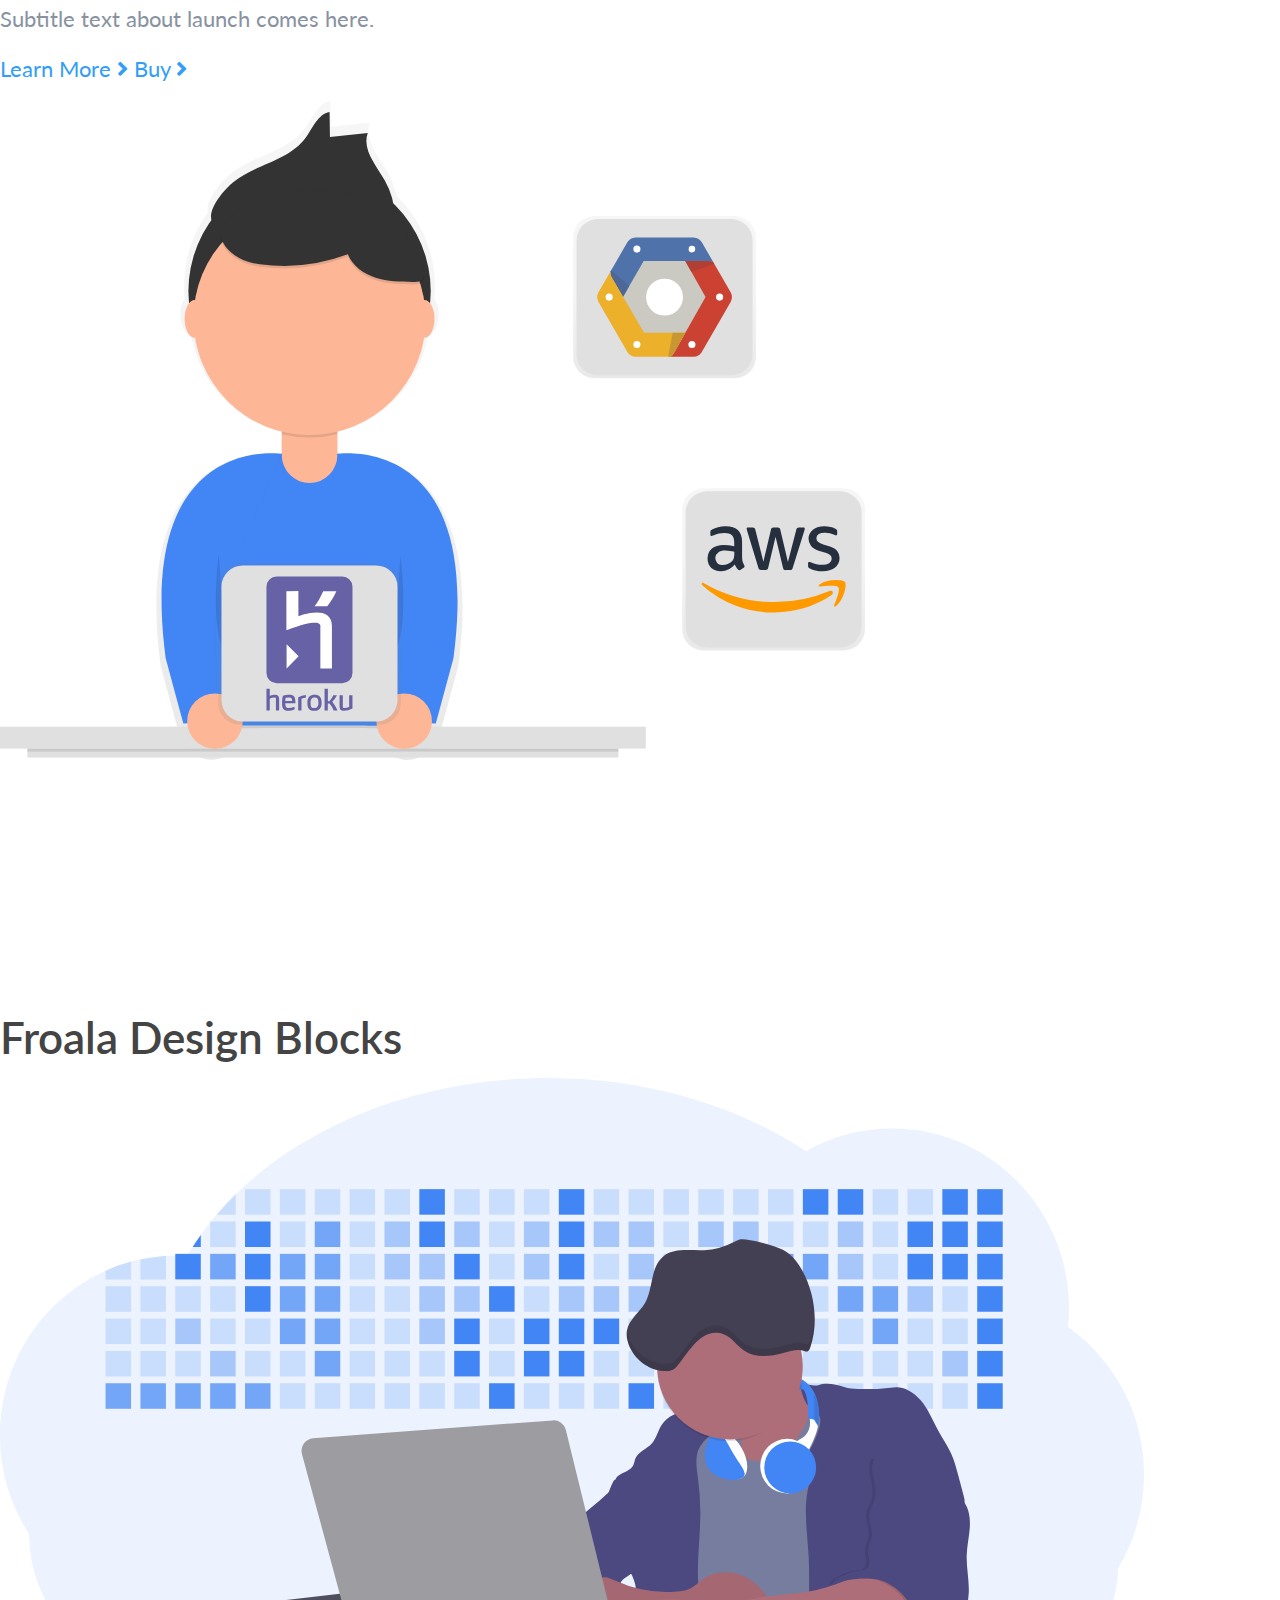
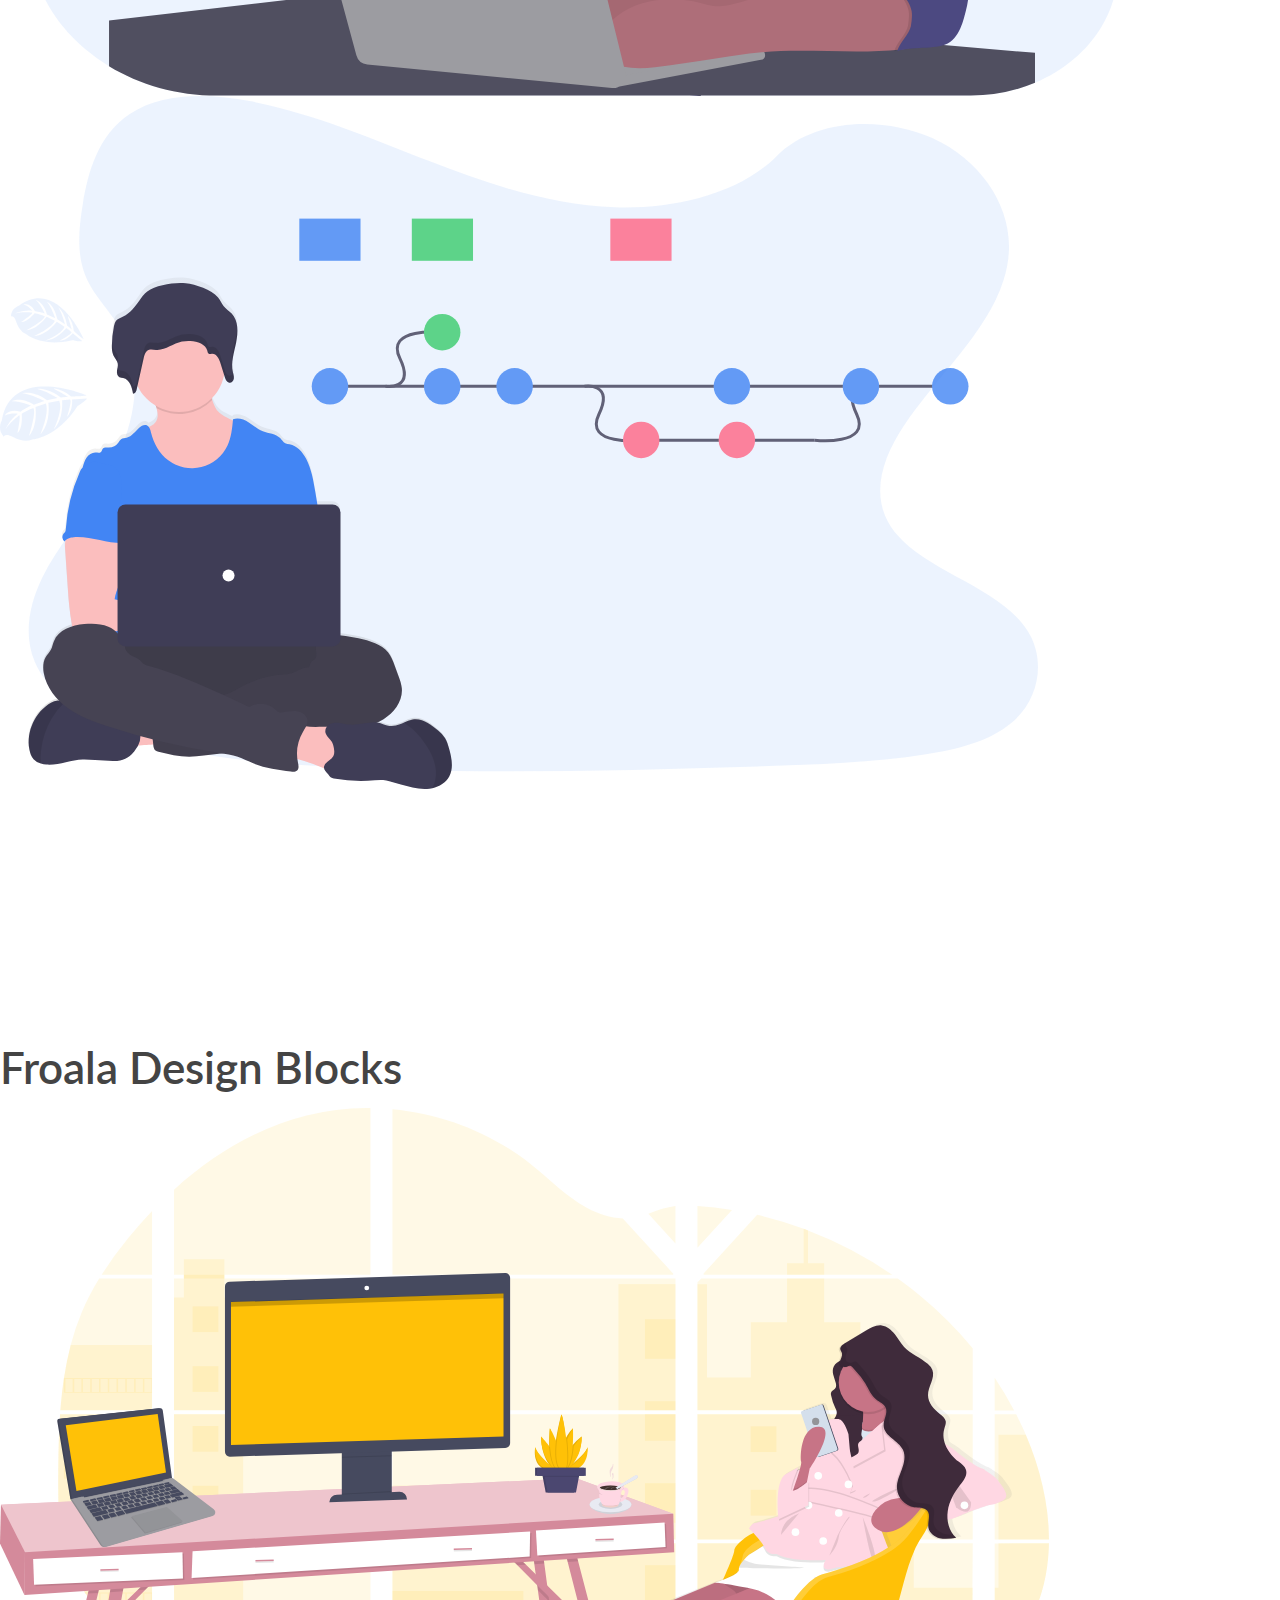
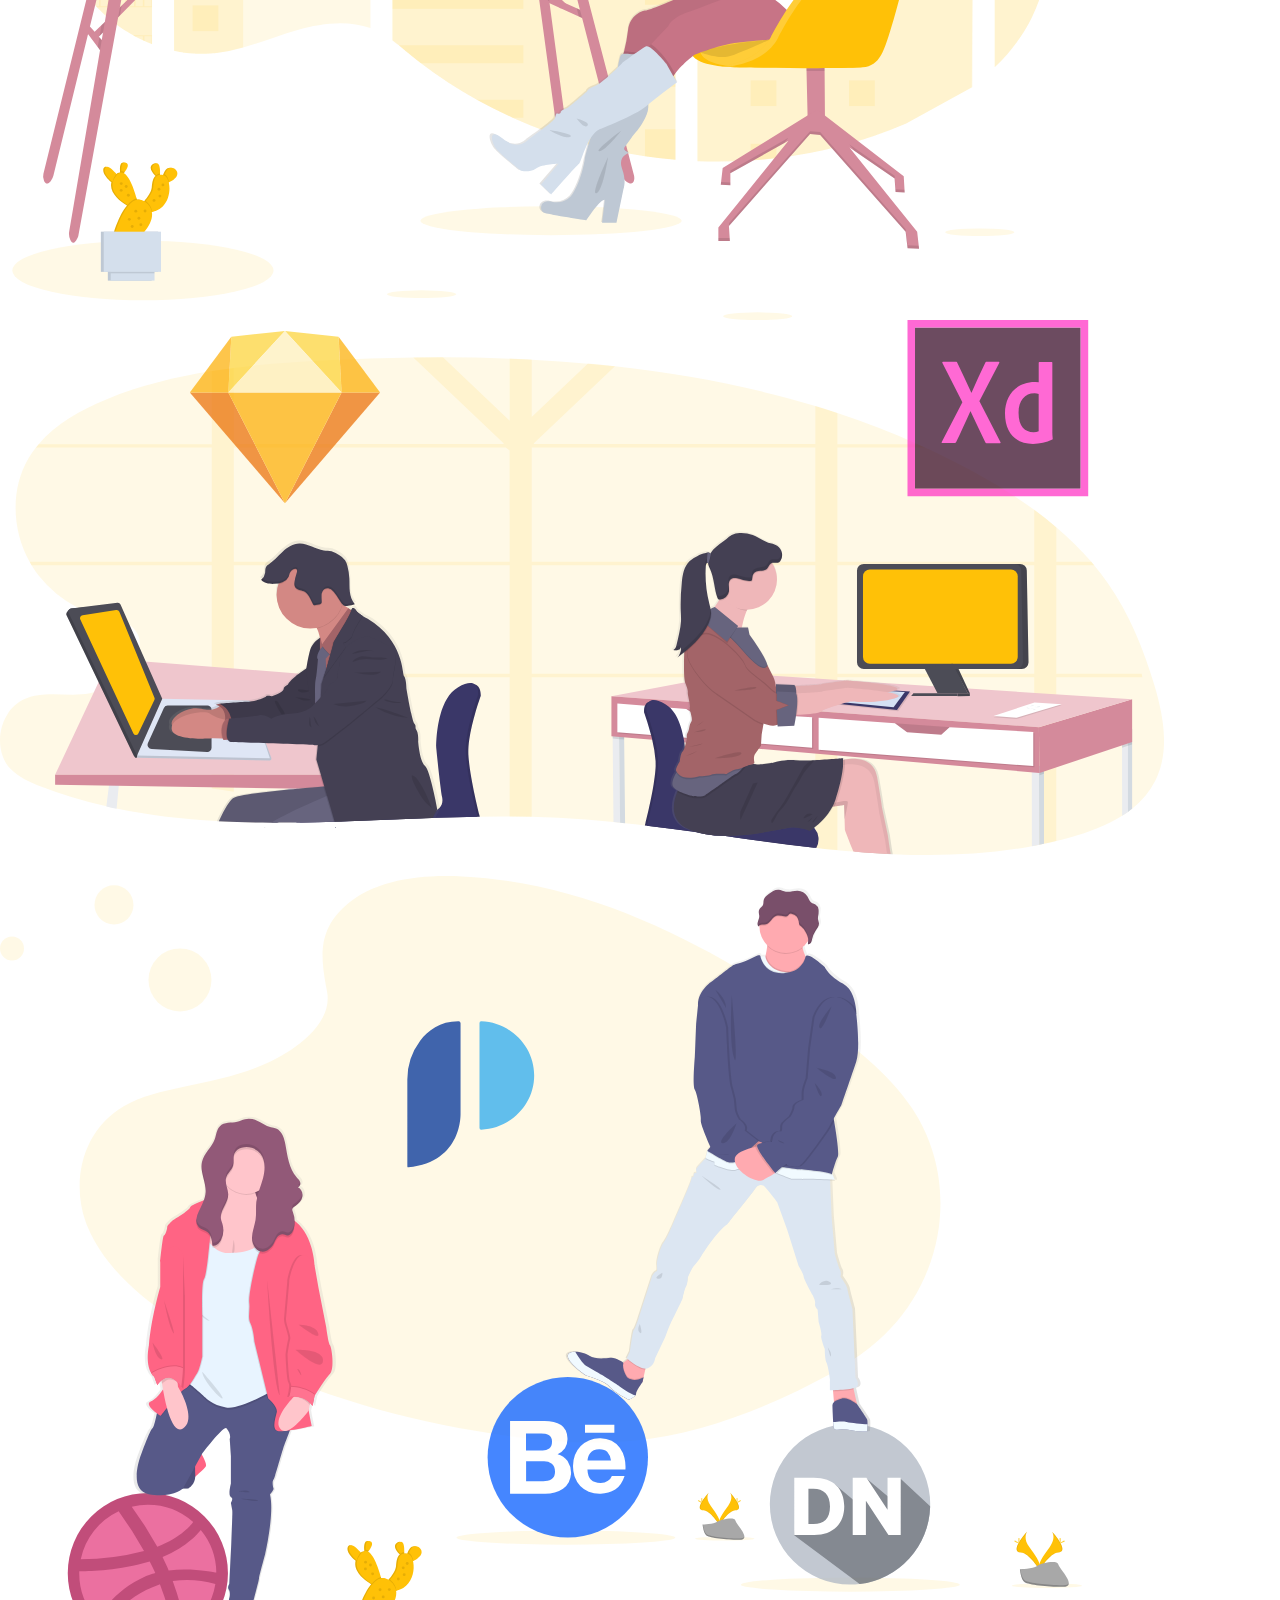
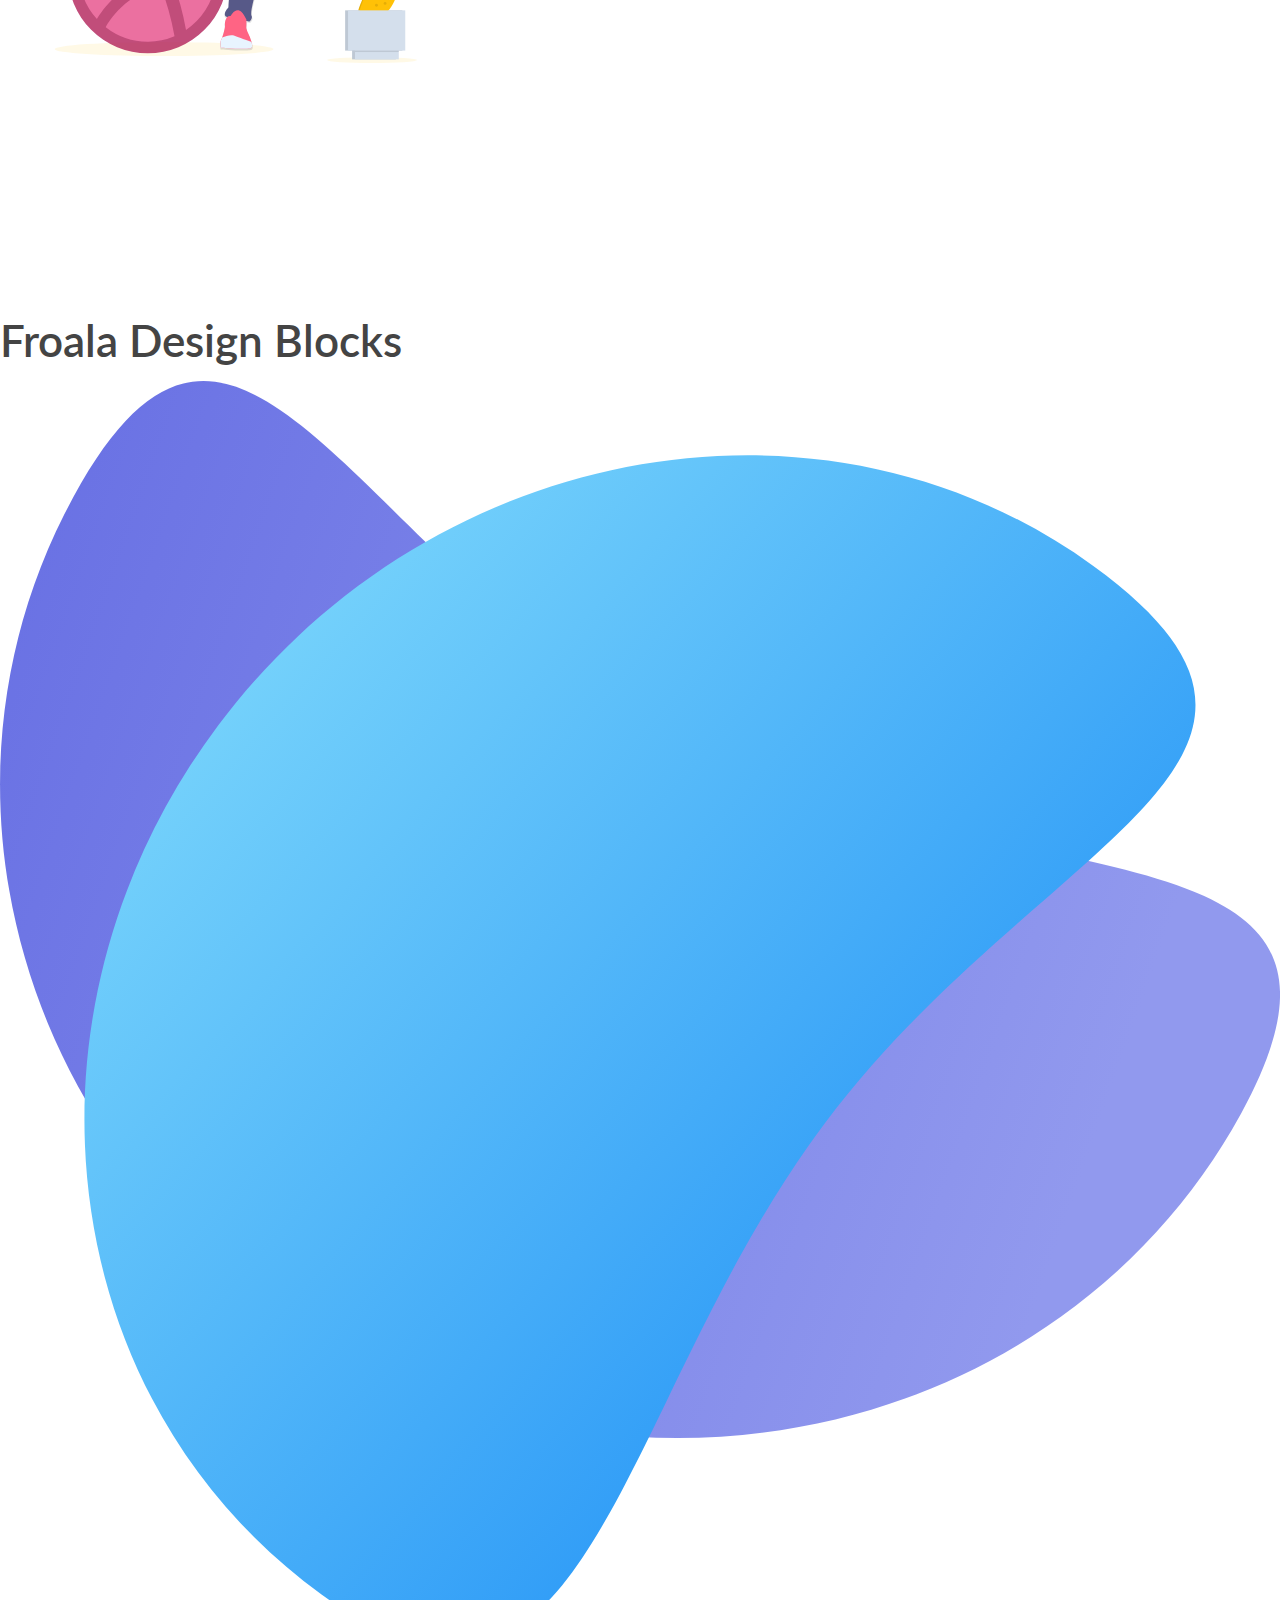
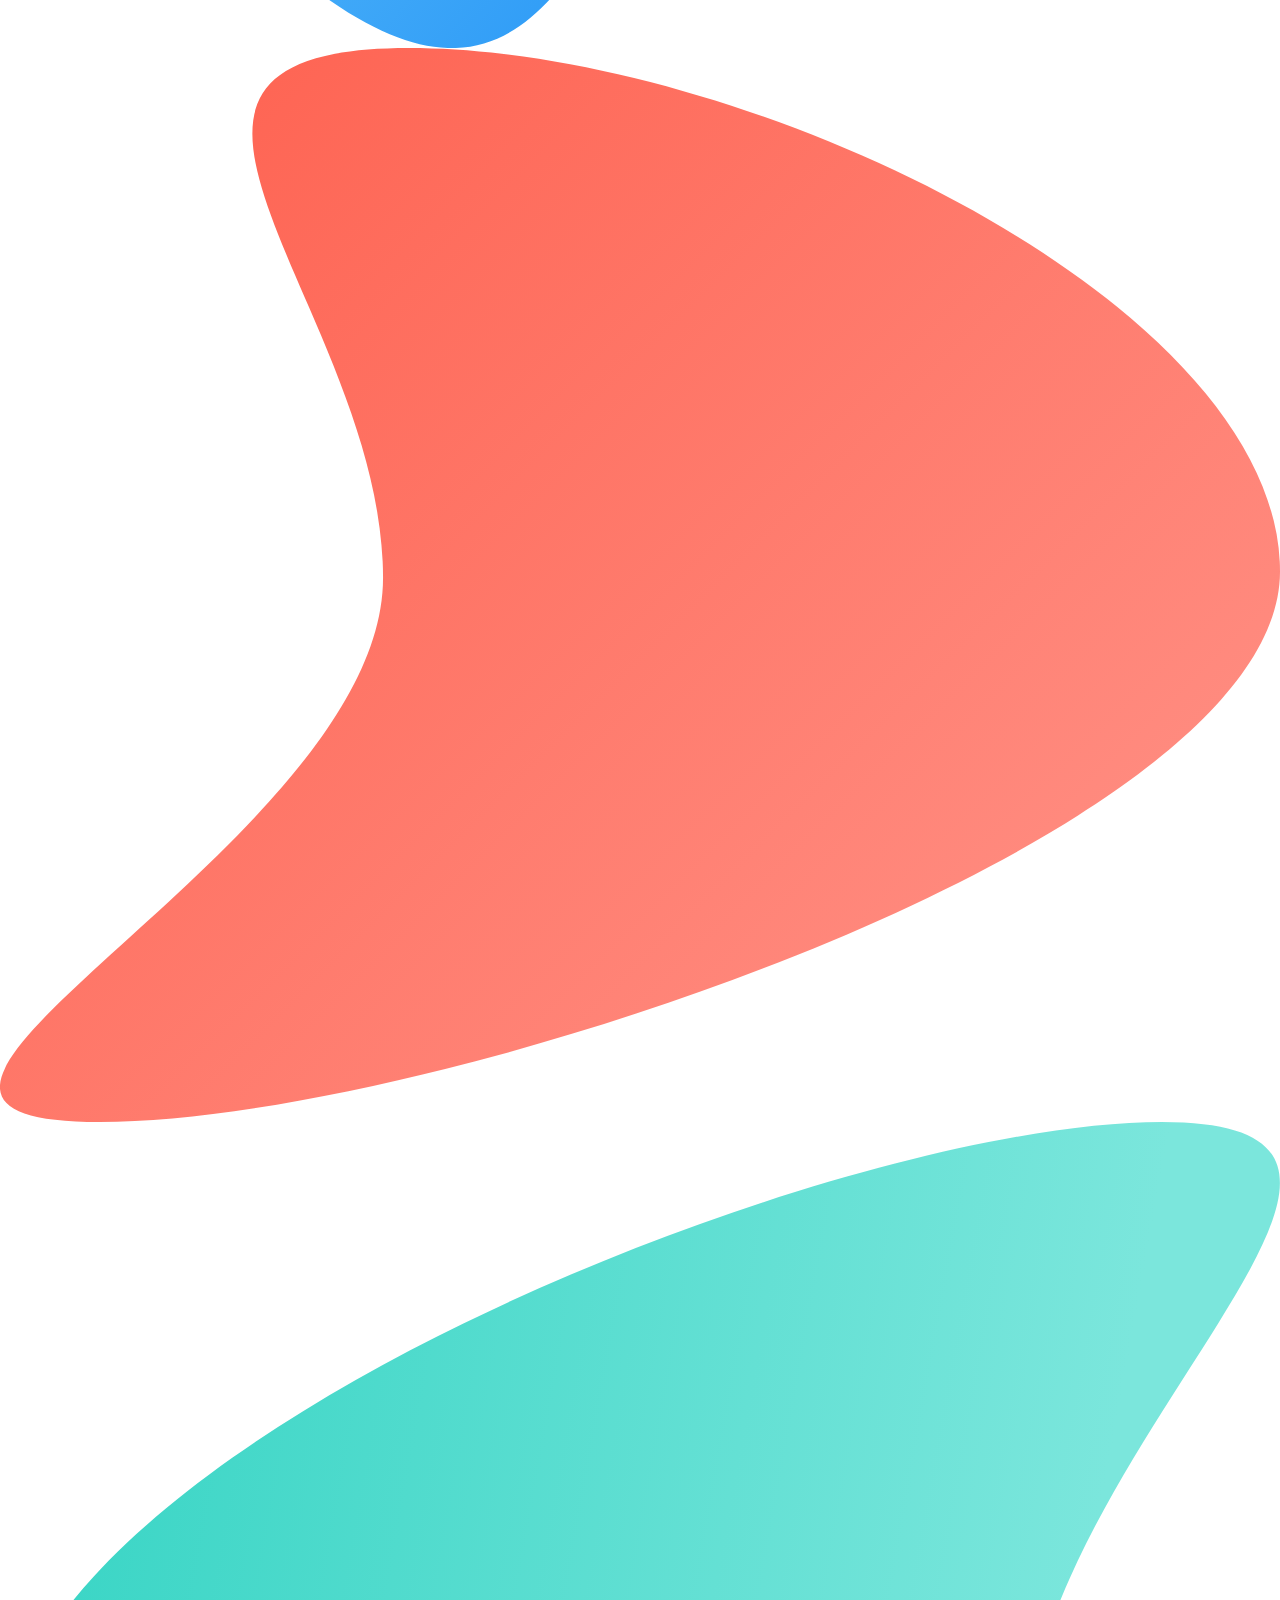
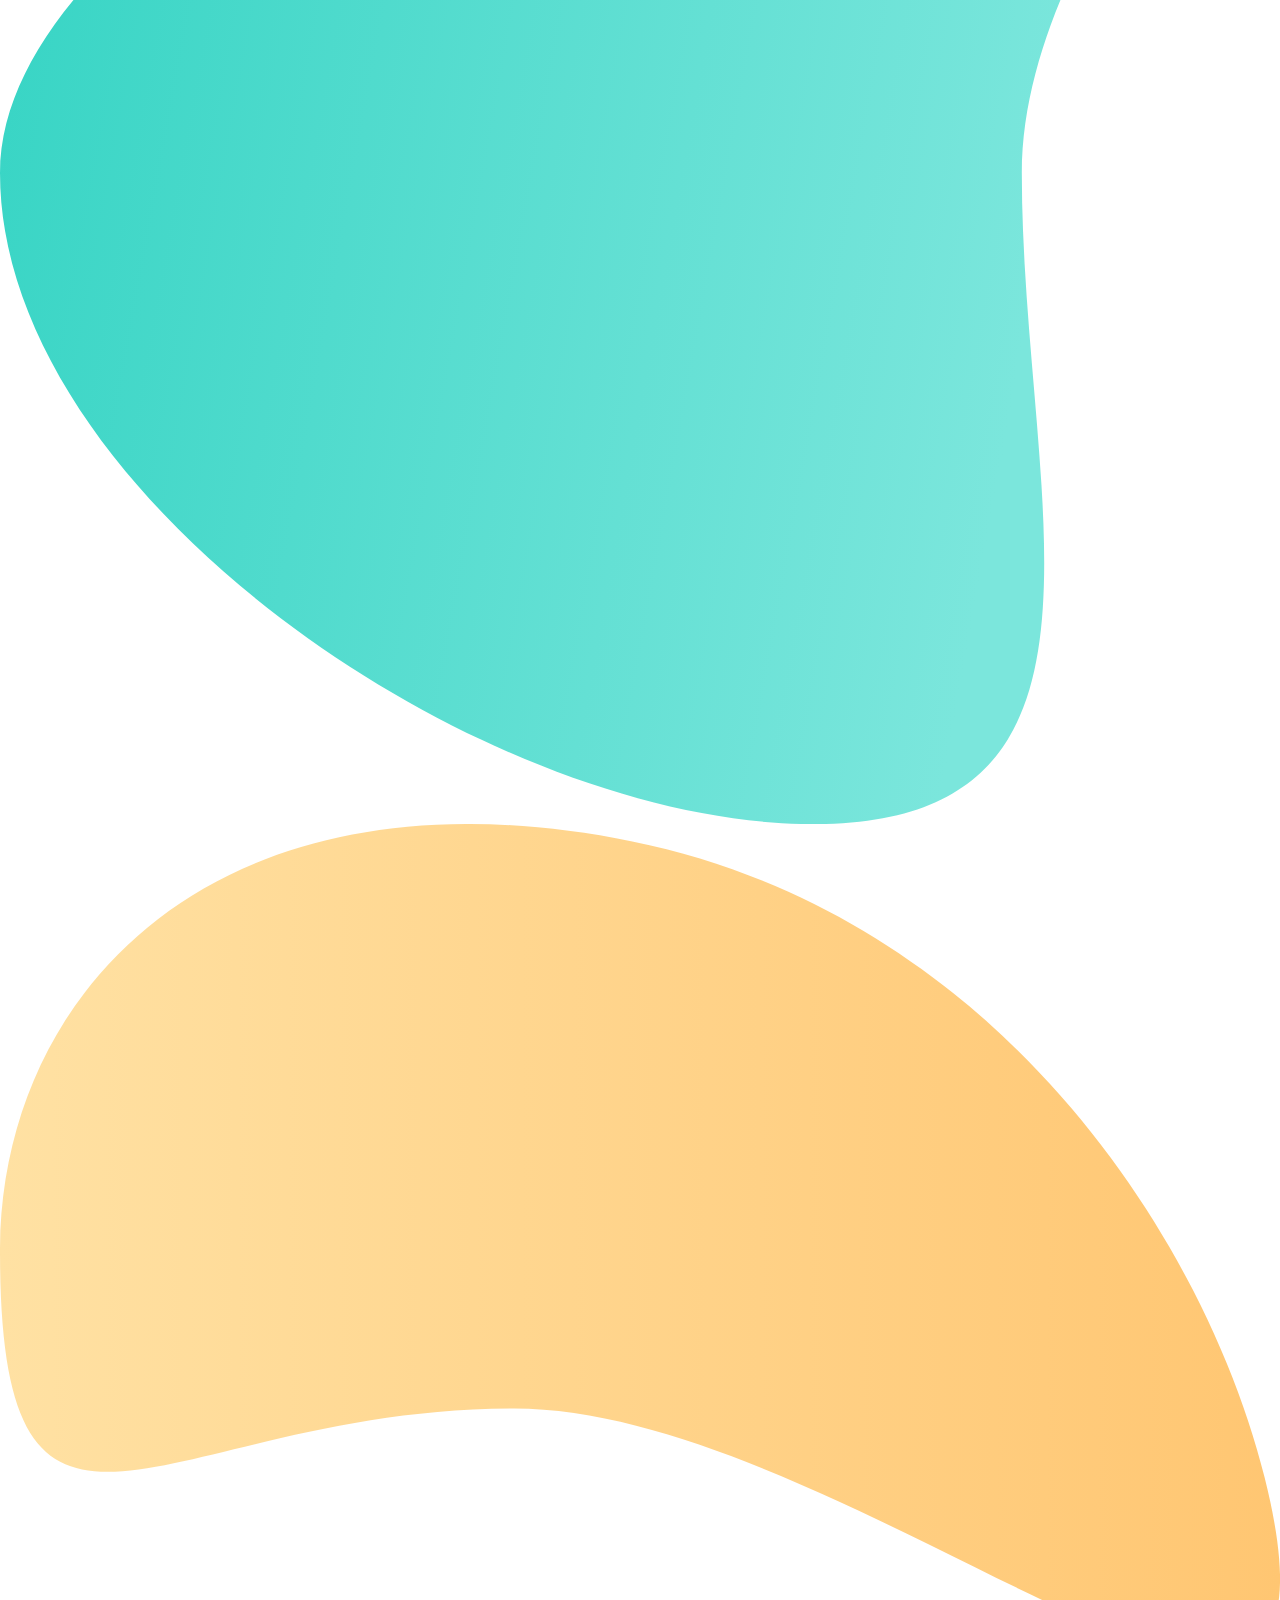
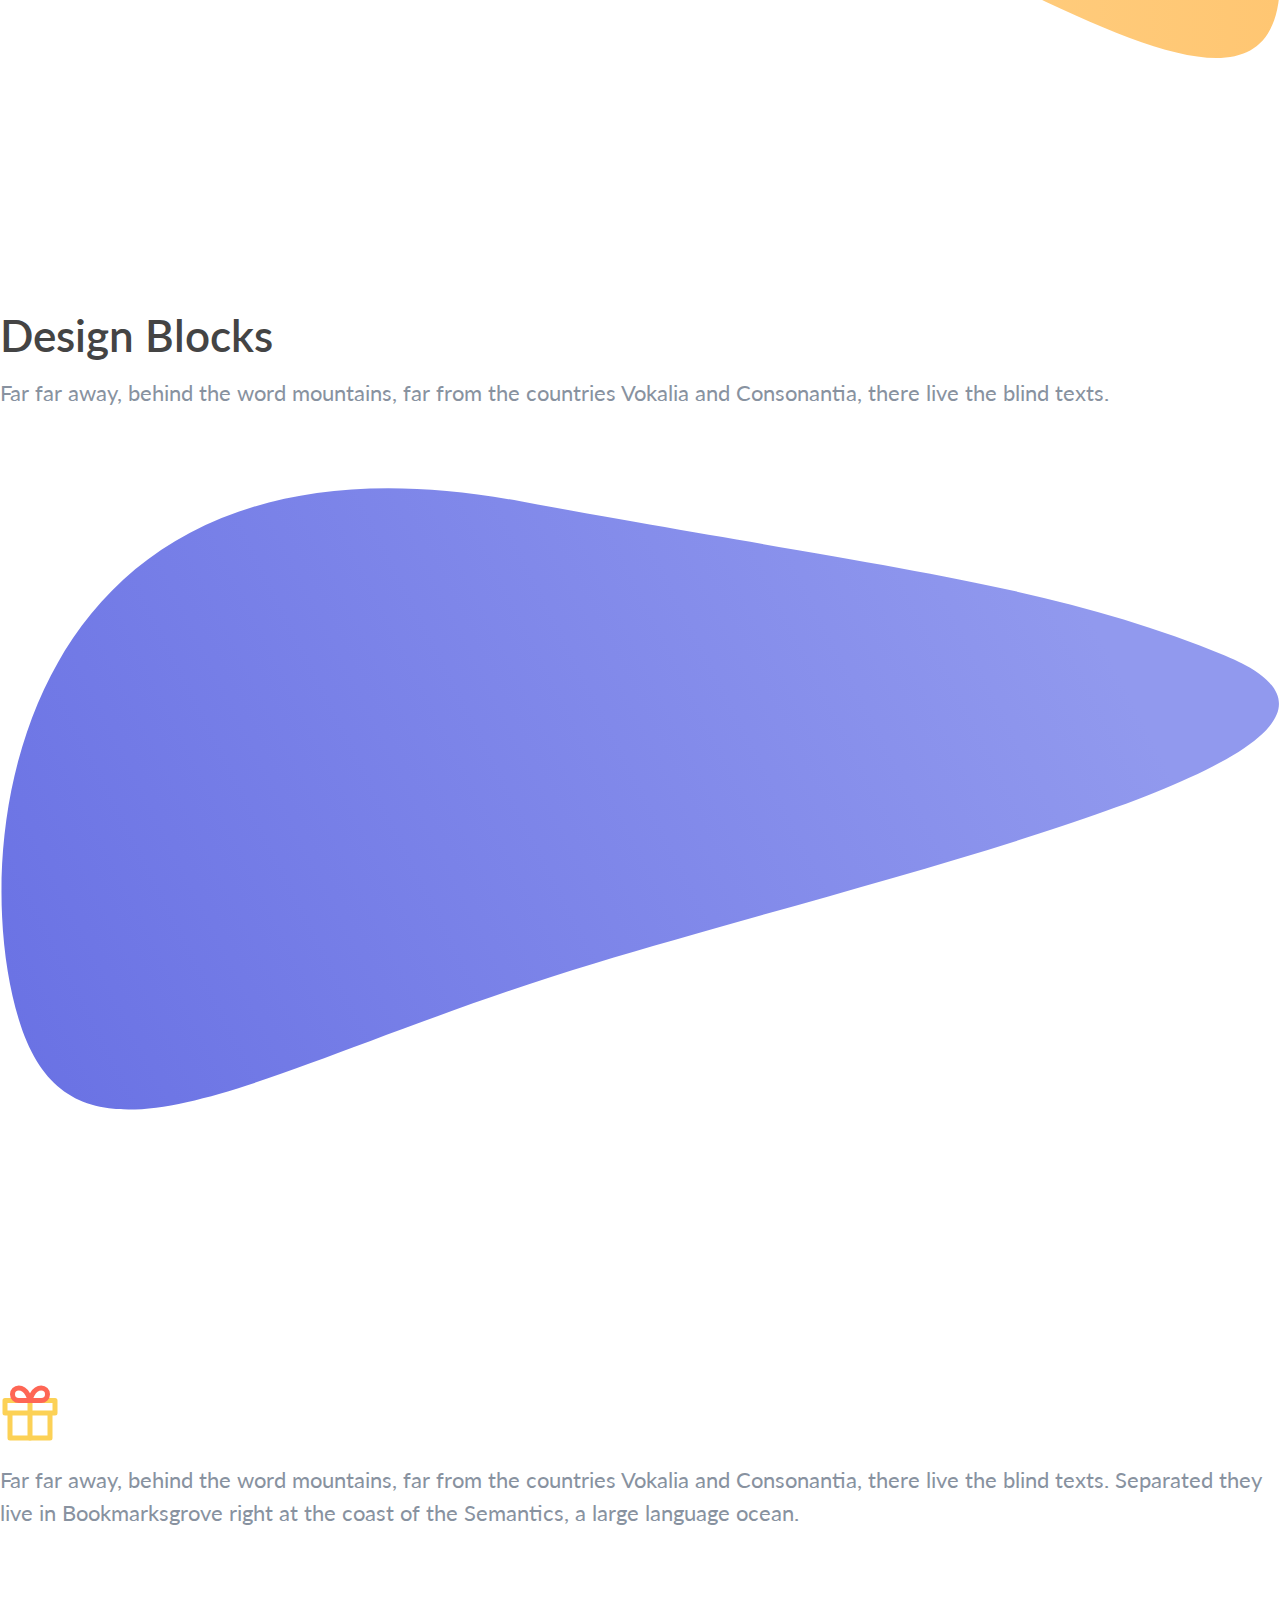
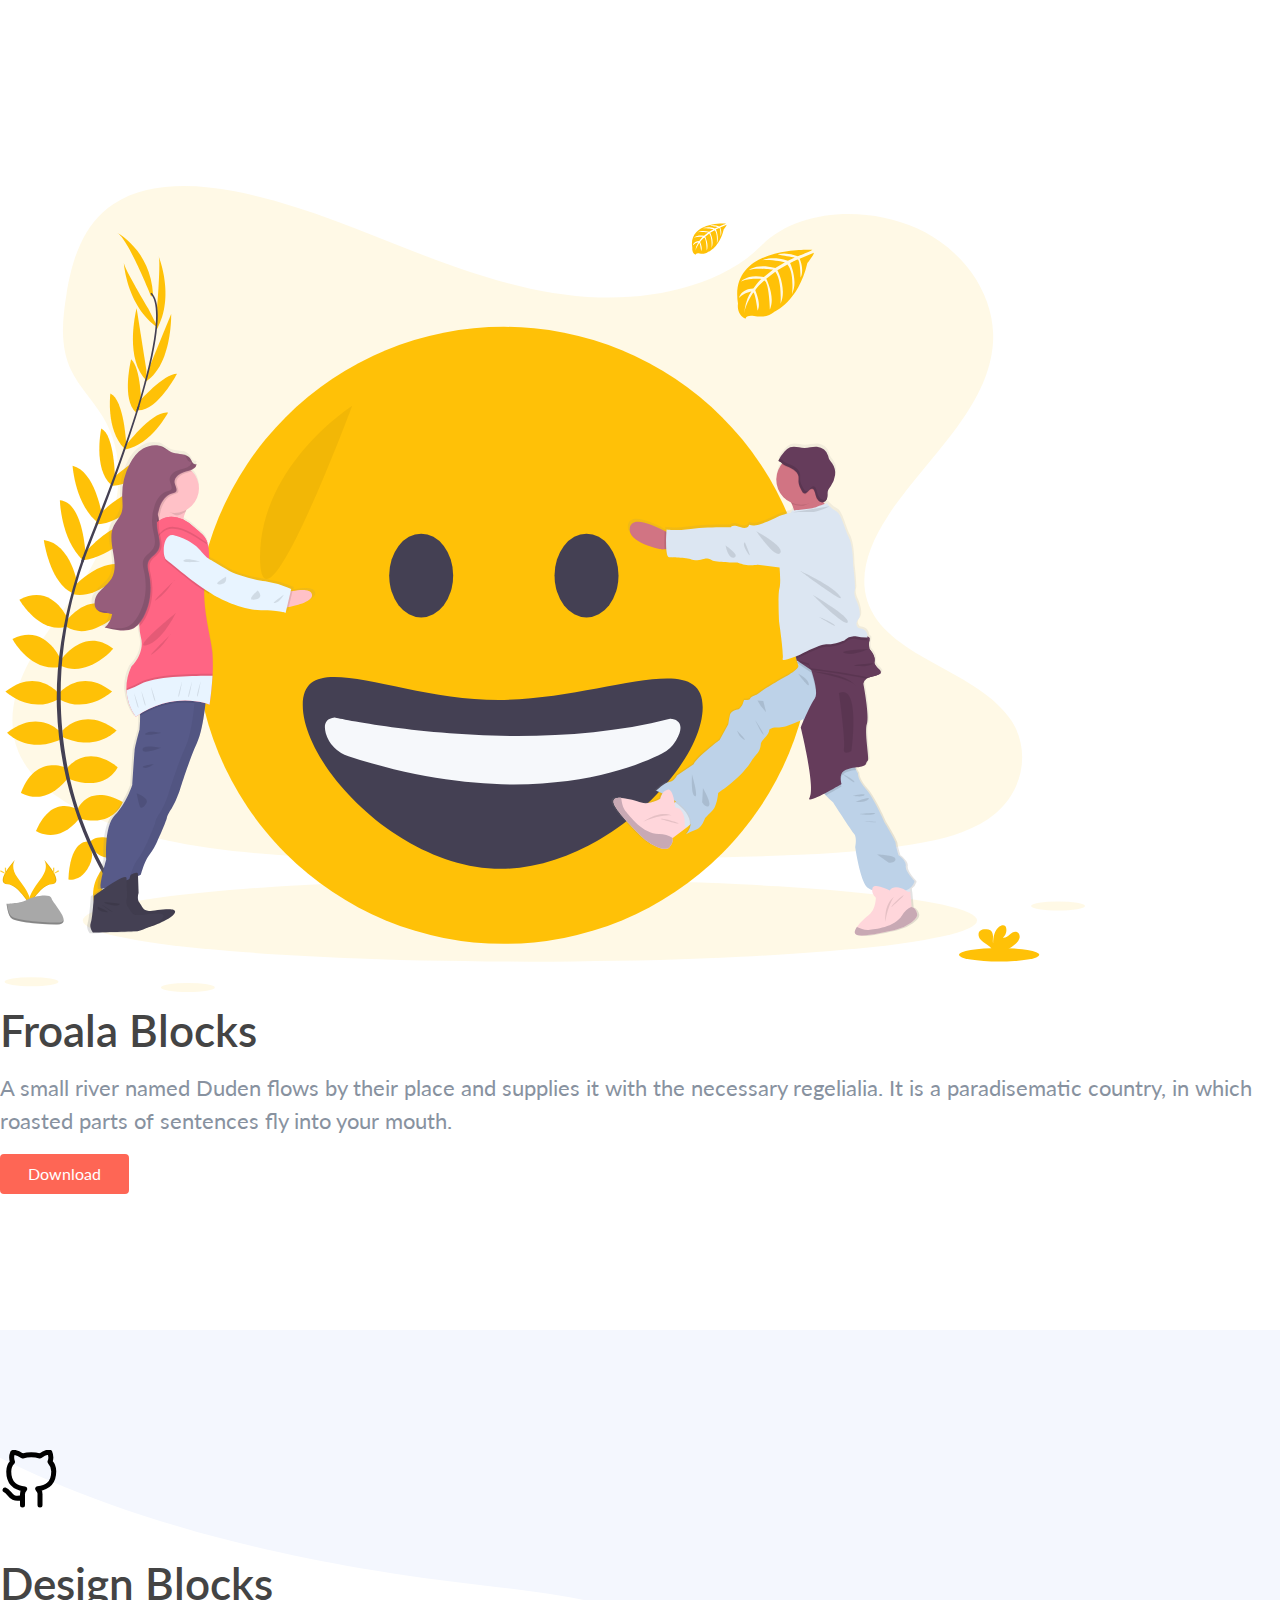
<file: contents.html>
<!DOCTYPE html>
<html>
  <head>
    <title>Froala Design Blocks - Contents</title>
    <meta name="viewport" content="width=device-width, height=device-height, initial-scale=1.0">
    <link rel="stylesheet" href="https://stackpath.bootstrapcdn.com/bootstrap/4.1.3/css/bootstrap.min.css" integrity="sha384-MCw98/SFnGE8fJT3GXwEOngsV7Zt27NXFoaoApmYm81iuXoPkFOJwJ8ERdknLPMO" crossorigin="anonymous">
    <link href="https://fonts.googleapis.com/css?family=Lato" rel="stylesheet">
    <link rel="stylesheet" href="https://use.fontawesome.com/releases/v5.3.1/css/all.css">
    <link type="text/css" rel="stylesheet" href="css/froala_blocks.css">
    <style>
      .fdb-block {
        border-bottom: 1px solid var(--light);
      }
    </style>
  </head>
  <body><style>
  #navigator {
    position: sticky;
    top: 0;
    z-index: 1000;
  }

  #navigator .navbar-toggler-icon {
    background-image: url("data:image/svg+xml;charset=utf8,%3Csvg viewBox='0 0 30 30' xmlns='http://www.w3.org/2000/svg'%3E%3Cpath stroke='rgba(0, 0, 0, 0.5)' stroke-width='2' stroke-linecap='round' stroke-miterlimit='10' d='M4 7h22M4 15h22M4 23h22'/%3E%3C/svg%3E");
  }

  @media (max-width: 720px) {
    #navigator {
      border-bottom: 1px solid #ccc;
    }
  }

  #navigator a {
    font-size: 14px;
  }

  #navigator+section {
    padding: 250px 0;
  }

</style>

<section class="fdb-block p-2" id="navigator">
  <div class="container-fluid">
    <nav class="navbar navbar-expand-md">
      <button class="navbar-toggler mr-auto ml-auto" type="button" data-toggle="collapse" data-target="#navbarNav0" aria-controls="navbarNav0" aria-expanded="false" aria-label="Toggle navigation">
        <span class="navbar-toggler-icon"></span>
      </button>
      <div class="collapse navbar-collapse mt-2 mt-md-0" id="navbarNav0">
        <p class="m-auto">
          <a class="btn btn-outline-primary m-1" href="call-to-action.html">Call to action</a>
          <a class="btn btn-outline-primary m-1" href="contacts.html">Contacts</a>
          <a class="btn btn-outline-primary m-1" href="contents.html">Contents</a>
          <a class="btn btn-outline-primary m-1" href="features.html">Features</a>
          <a class="btn btn-outline-primary m-1" href="footers.html">Footers</a>
          <a class="btn btn-outline-primary m-1" href="forms.html">Forms</a>
          <a class="btn btn-outline-primary m-1" href="headers.html">Headers</a>
          <a class="btn btn-outline-primary m-1" href="pricings.html">Pricings</a>
          <a class="btn btn-outline-primary m-1" href="teams.html">Teams</a>
          <a class="btn btn-outline-primary m-1" href="testimonials.html">Testimonials</a>
        </p>
      </div>
    </nav>
  </div>
</section>

<script>
  var page = window.location.pathname.split('/')
  page = page[page.length - 1]

  var nav = document.querySelector('a[href="' + page + '"]')
  if (nav) {
    nav.classList.add('active')
  }

</script>

    <!-- Contents 1 -->
    <section class="fdb-block">
      <div class="container">
        <div class="row justify-content-center">
          <div class="col col-md-8 text-center">
            <h1>Froala Design Blocks</h1>
          </div>
        </div>
      </div>
    </section>
    
    <!-- Contents 2 -->
    <section class="fdb-block">
      <div class="container">
        <div class="row justify-content-center">
          <div class="col col-md-8 text-center">
            <p class="lead">Far far away, behind the word mountains, far from the countries Vokalia and Consonantia, there live the blind texts. Separated they live in <a href="https://www.froala.com">Bookmarksgrove</a> right at the coast of the Semantics, a large language
              ocean.</p>
          </div>
        </div>
      </div>
    </section>
    
    <!-- Contents 3 -->
    <section class="fdb-block">
      <div class="container">
        <div class="row justify-content-center">
          <div class="col col-md-8 text-center">
            <h1>Froala Design Blocks</h1>
            <p class="lead">Even the all-powerful Pointing has no control about the blind texts it is an almost unorthographic life One day however a small line of blind text by the name of Lorem Ipsum decided to leave for the far <a href="https://www.froala.com">World of Grammar</a>.</p>
          </div>
        </div>
      </div>
    </section>
    
    <!-- Contents 4 -->
    <section class="fdb-block">
      <div class="container">
        <div class="row">
          <div class="col col-sm-10 col-md-8 text-left">
            <p class="lead">Far far away, behind the word mountains, far from the countries Vokalia and Consonantia, there live the blind texts. Separated they live in Bookmarksgrove right at the coast of the Semantics, a large language ocean.</p>
          </div>
        </div>
      </div>
    </section>
    
    <!-- Contents 5 -->
    <section class="fdb-block">
      <div class="container">
        <div class="row justify-content-end">
          <div class="col col-sm-10 col-md-8 text-left">
            <p class="lead">Even the all-powerful Pointing has no control about the blind texts it is an almost unorthographic life One day however a small line of blind text by the name of Lorem Ipsum decided to leave for the far <a href="https://www.froala.com">World of Grammar</a>.</p>
          </div>
        </div>
      </div>
    </section>
    
    <!-- Contents 6 -->
    <section class="fdb-block">
      <div class="container">
        <div class="row">
          <div class="col text-left">
            <h2>Far far away...</h2>
    
            <p>Far far away, behind the word mountains, far from the countries <a href="https://www.froala.com">Vokalia</a> and <a href="https://www.froala.com">Consonantia</a>, there live the blind texts. Separated they live in Bookmarksgrove right at the coast
              of the Semantics, a large language ocean. A small river named Duden flows by their place and supplies it with the necessary regelialia. It is a paradisematic country, in which roasted parts of sentences fly into your mouth.</p>
    
            <p>On her way she met a copy. The copy warned the Little Blind Text, that where it came from it would have been rewritten a thousand times and everything that was left from its origin would be the word "and" and the <a href="https://www.froala.com">Little Blind Text</a>          should turn around and return to its own, safe country. But nothing the copy said could convince her and so it didn’t take long until a few insidious Copy Writers ambushed her, made her drunk with Longe and Parole and dragged her into their
              agency, where they abused her for their.</p>
          </div>
        </div>
      </div>
    </section>
    
    <!-- Contents 7 -->
    <section class="fdb-block">
      <div class="container">
        <div class="row">
          <div class="col text-center">
            <h1>Froala Design Blocks</h1>
    
            <div class="row text-left pt-4">
              <div class="col-12 col-md-6">
                <p class="lead">Far far away, behind the word mountains, far from the countries Vokalia and Consonantia, there live the blind texts. Separated they live in Bookmarksgrove right at the coast of the Semantics, a large language ocean. A small river named Duden
                  flows by their place far far away.</p>
              </div>
              <div class="col-12 col-md-6">
                <p class="lead">Separated they live in Bookmarksgrove right at the coast of the Semantics, far far away, behind the word mountains, far from the countries Vokalia and Consonantia, there live the blind texts. Separated they live in Bookmarksgrove right at
                  the coast.</p>
              </div>
            </div>
          </div>
        </div>
      </div>
    </section>
    
    <!-- Contents 8 -->
    <section class="fdb-block">
      <div class="container">
        <div class="row">
          <div class="col text-center">
            <h1>Froala Design Blocks</h1>
            <p class="lead">Subtitle text about launch comes here.</p>
            <p class="lead">
              <a href="https://www.froala.com" class="mx-2">Learn More <i class="fas fa-angle-right"></i></a>
              <a href="https://www.froala.com" class="mx-2">Buy <i class="fas fa-angle-right"></i></a>
            </p>
          </div>
        </div>
        <div class="row justify-content-center">
          <div class="col-6">
            <img alt="image" class="img-fluid mt-5" src="./imgs/draws/hosting.svg">
          </div>
        </div>
      </div>
    </section>
    
    <!-- Contents 9 -->
    <section class="fdb-block">
      <div class="container">
        <div class="row">
          <div class="col text-center">
            <h1>Froala Design Blocks</h1>
          </div>
        </div>
    
        <div class="row pt-5 justify-content-center align-items-center">
          <div class="col-4">
            <img alt="image" class="img-fluid" src="./imgs/draws/developer.svg">
          </div>
          <div class="col-4 offset-1">
            <img alt="image" class="img-fluid" src="./imgs/draws/git.svg">
          </div>
        </div>
      </div>
    </section>
    
    <!-- Contents 10 -->
    <section class="fdb-block">
      <div class="container">
        <div class="row pb-3">
          <div class="col text-center">
            <h1>Froala Design Blocks</h1>
          </div>
        </div>
        <div class="row pt-5 justify-content-center align-items-center">
          <div class="col-3">
            <img alt="image" class="img-fluid" src="./imgs/draws/design-life.svg">
          </div>
          <div class="col-3 offset-1">
            <img alt="image" class="img-fluid" src="./imgs/draws/designer.svg">
          </div>
          <div class="col-3 offset-1">
            <img alt="image" class="img-fluid" src="./imgs/draws/design-community.svg">
          </div>
        </div>
      </div>
    </section>
    
    <!-- Contents 11 -->
    <section class="fdb-block">
      <div class="container">
        <div class="row">
          <div class="col text-center">
            <h1>Froala Design Blocks</h1>
          </div>
        </div>
    
        <div class="row pt-5 justify-content-center align-items-center">
          <div class="col-6 col-md-2">
            <img alt="image" class="img-fluid" src="./imgs/shapes/1.svg">
          </div>
          <div class="col-6 col-md-2 offset-md-1">
            <img alt="image" class="img-fluid" src="./imgs/shapes/5.svg">
          </div>
          <div class="col-6 col-md-2 mt-4 mt-md-0 offset-md-1">
            <img alt="image" class="img-fluid" src="./imgs/shapes/7.svg">
          </div>
          <div class="col-6 col-md-2 mt-4 mt-md-0 offset-md-1">
            <img alt="image" class="img-fluid" src="./imgs/shapes/4.svg">
          </div>
        </div>
      </div>
    </section>
    
    <!-- Contents 12 -->
    <section class="fdb-block">
      <div class="container">
        <div class="row align-items-center">
          <div class="col-12 col-md-6 col-lg-5">
            <h1>Design Blocks</h1>
            <p class="lead">Far far away, behind the word mountains, far from the countries Vokalia and Consonantia, there live the blind texts.</p>
          </div>
          <div class="col-12 col-md-6 ml-md-auto mt-4 mt-md-0">
            <img alt="image" class="img-fluid" src="./imgs/shapes/2.svg">
          </div>
        </div>
      </div>
    </section>
    
    <!-- Contents 13 -->
    <section class="fdb-block">
      <div class="container">
        <div class="row justify-content-center">
          <div class="col col-md-8 text-center">
            <img alt="image" class="fdb-icon mb-4" src="./imgs/icons/gift.svg">
            <p class="lead">Far far away, behind the word mountains, far from the countries Vokalia and Consonantia, there live the blind texts. Separated they live in Bookmarksgrove right at the coast of the Semantics, a large language ocean.</p>
          </div>
        </div>
      </div>
    </section>
    
    <!-- Contents 14 -->
    <section class="fdb-block">
      <div class="container">
        <div class="row align-items-center">
          <div class="col-12 col-md-6 mb-4 mb-md-0">
            <img alt="image" class="img-fluid" src="./imgs/draws/smile.svg">
          </div>
          <div class="col-12 col-md-6 col-lg-5 ml-md-auto text-left">
            <h1>Froala Blocks</h1>
            <p class="lead">A small river named Duden flows by their place and supplies it with the necessary regelialia. It is a paradisematic country, in which roasted parts of sentences fly into your mouth.</p>
            <p><a class="btn btn-secondary mt-4" href="https://www.froala.com">Download</a></p>
          </div>
        </div>
      </div>
    </section>
    
    <!-- Contents 15 -->
    <section class="fdb-block" style="background-image: url(./imgs/shapes/8.svg)">
      <div class="container">
        <div class="row align-items-center">
          <div class="col-12 col-md-6 col-lg-5">
            <img alt="image" class="fdb-icon" src="./imgs/icons/github.svg">
            <h1>Design Blocks</h1>
            <p class="lead">Far far away, behind the word mountains, far from the countries Vokalia and Consonantia, there live the blind texts.</p>
          </div>
          <div class="col-10 col-sm-6 m-auto col-md-4 pt-4 pt-md-0">
            <img alt="image" class="img-fluid rounded-0" src="./imgs/draws/chat.svg">
          </div>
        </div>
      </div>
    </section>
    
    <!-- Contents 16 -->
    <section class="fdb-block">
      <div class="container">
        <div class="row justify-content-center">
          <div class="col-12 col-md-8 text-center">
            <div class="row justify-content-center pb-5">
              <div class="col-4 col-sm-3 col-md-2"><img alt="image" class="fdb-icon" src="./imgs/icons/layers.svg"></div>
              <div class="col-4 col-sm-3 col-md-2"><img alt="image" class="fdb-icon" src="./imgs/icons/map.svg"></div>
              <div class="col-4 col-sm-3 col-md-2"><img alt="image" class="fdb-icon" src="./imgs/icons/monitor.svg"></div>
            </div>
    
            <p class="lead">Far far away, behind the word mountains, far from the countries Vokalia and Consonantia, there live the blind texts. Separated they live in Bookmarksgrove right at the coast of the Semantics, a large language ocean.</p>
          </div>
        </div>
      </div>
    </section>
    
    <!-- Contents 17 -->
    <section class="fdb-block">
      <div class="container">
        <div class="row align-items-center">
          <div class="col-10 col-sm-6 m-auto col-md-4 pb-4 pb-md-0">
            <img alt="image" class="img-fluid rounded-0" src="./imgs/draws/chatting.svg">
          </div>
    
          <div class="col-12 ml-auto col-md-6 col-lg-5">
            <h1>Design Blocks</h1>
            <p class="lead">Far far away, behind the word mountains, far from the countries Vokalia and Consonantia, there live the blind texts.</p>
            <p><a class="btn btn-primary mt-4 mb-5 mb-md-0" href="https://www.froala.com">Download</a></p>
          </div>
        </div>
      </div>
    </section>
    
    <!-- Contents 18 -->
    <section class="fdb-block">
      <div class="container">
        <div class="row align-items-center">
          <div class="col-12 col-md-12 col-lg-6 col-xl-5">
            <h1>Design Blocks</h1>
            <p class="lead mb-5">Far far away, behind the word mountains, far from the countries Vokalia and Consonantia, there live the blind texts.</p>
    
            <p><strong>Works in every browser:</strong></p>
            <p class="h1 text-muted">
              <i class="fab fa-chrome mr-3"></i>
              <i class="fab fa-safari mr-3"></i>
              <i class="fab fa-firefox mr-3"></i>
              <i class="fab fa-edge"></i>
            </p>
          </div>
          <div class="col-12 col-md-8 m-auto ml-lg-auto mr-lg-0 col-lg-6 pt-5 pt-lg-0">
            <img alt="image" class="img-fluid" src="./imgs/draws/browsers.svg">
          </div>
        </div>
      </div>
    </section>
    
    <!-- Contents 19 -->
    <section class="fdb-block">
      <div class="container">
        <div class="row text-left">
          <div class="col-12 col-md-6">
            <img alt="image" class="fdb-icon" src="./imgs/icons/gift.svg">
            <h3><strong>Awesome Things</strong></h3>
            <p class="lead">Far far away, behind the word mountains, far from the countries Vokalia and Consonantia, there live the blind texts. Far from the countries Vokalia and Consonantia.</p>
          </div>
          <div class="col-12 col-md-6 pt-5 pt-md-0">
            <img alt="image" class="fdb-icon" src="./imgs/icons/cloud.svg">
            <h3><strong>More Awesomeness</strong></h3>
            <p class="lead">Separated they live in Bookmarksgrove right at the coast of the Semantics, far far away, behind the word mountains, far from the countries <a href="https://www.froala.com">Vokalia and Consonantia</a>, there live the blind texts. </p>
          </div>
        </div>
      </div>
    </section>
    
    <!-- Contents 20 -->
    <section class="fdb-block py-0">
      <div class="container py-5 my-5" style="background-image: url(imgs/shapes/10.svg);">
        <div class="row text-left py-5">
          <div class="col-12 col-sm-10 m-auto ml-md-5 col-md-8 col-lg-6">
            <div class="fdb-box">
              <div class="row justify-content-center">
                <div class="col-12 col-xl-8 text-center">
                  <h1>Froala Design Blocks</h1>
                  <p class="lead">When she reached the first hills of the Italic Mountains, she had a last view back on the skyline of her hometown Bookmarksgrove</p>
    
                  <p class="h3 mt-4"><a href="https://www.froala.com">Learn More <i class="fas fa-angle-right"></i></a></p>
                </div>
              </div>
            </div>
          </div>
        </div>
      </div>
    </section>
    
    <!-- Contents 21 -->
    <section class="fdb-block py-0">
      <div class="container py-5 my-5 bg-r" style="background-image: url(imgs/shapes/9.svg);">
        <div class="row text-left py-5">
          <div class="col-12 col-md-8 col-lg-6 ml-sm-auto">
            <div class="fdb-box fdb-touch">
              <div class="row justify-content-center">
                <div class="col-12 col-xl-8 text-center">
                  <h1>Froala Design Blocks</h1>
                  <p class="lead">When she reached the first hills of the Italic Mountains, she had a last view back on the skyline of her hometown Bookmarksgrove</p>
    
                  <p class="h3 mt-4"><a href="https://www.froala.com" class="btn btn-primary">Register</a></p>
                </div>
              </div>
            </div>
          </div>
        </div>
      </div>
    </section>
    
    <!-- Contents 22 -->
    <section class="fdb-block">
      <div class="container">
        <div class="row justify-content-center">
          <div class="col-12 col-lg-8 col-xl-6 text-center">
            <img alt="image" width="200" src="./imgs/logo.png">
            <h1>Froala Design Blocks</h1>
            <p class="lead">Separated they live in Bookmarksgrove right at the coast of the Semantics, a large language ocean. A small river named Duden flows by their place and supplies</p>
    
            <p class="h3 mt-5"><a href="https://www.froala.com" class="btn btn-primary">Download Now</a></p>
            <p>Latest Version: 2.3.5</p>
          </div>
        </div>
      </div>
    </section>
    
    <!-- Contents 23 -->
    <section class="fdb-block">
      <div class="container">
        <div class="row align-items-center">
          <div class="col-10 col-sm-6 col-md-5 col-lg-4 m-auto pb-5 pb-md-0">
            <img alt="image" class="img-fluid rounded-0" src="./imgs/draws/iphone-hand.svg">
          </div>
    
          <div class="col-12 ml-md-auto col-md-7 col-lg-6 pb-5 pb-md-0">
            <img alt="image" class="fdb-icon" src="./imgs/icons/gift.svg">
            <h1>Design Blocks</h1>
            <p class="lead">Far far away, behind the word mountains, far from the countries Vokalia and Consonantia, there live the blind texts</p>
            <p class="mt-4">
              <a class="btn btn-secondary" href="https://www.froala.com">Download</a>
              <a class="btn btn-dark ml-3" href="https://www.froala.com">Register</a>
            </p>
          </div>
        </div>
      </div>
    </section>
    
    <!-- Contents 24 -->
    <section class="fdb-block">
      <div class="container">
        <div class="row align-items-center">
          <div class="col-12 col-md-7 col-lg-5 ml-md-auto">
            <h1>Design Blocks</h1>
            <p class="lead">Far far away, behind the word mountains, far from the countries Vokalia and Consonantia, there live the blind texts</p>
    
            <p class="mt-5">
              <img alt="image" height="25" class="mr-4" src="./imgs/customers/samsung.svg">
              <img alt="image" height="25" class="mr-4" src="./imgs/customers/adobe.svg">
              <img alt="image" height="25" src="./imgs/customers/amazon.svg">
            </p>
          </div>
    
          <div class="col-10 col-sm-6 col-md-5 col-lg-4 m-auto pt-5 pt-md-0">
            <img alt="image" class="img-fluid rounded-0" src="./imgs/draws/customer-survey.svg">
          </div>
        </div>
      </div>
    </section>
    
    <!-- Contents 25 -->
    <section class="fdb-block">
      <div class="container">
        <div class="row">
          <div class="col-12">
            <div class="row justify-content-center pb-5">
              <div class="col-12 col-lg-8 text-center">
                <h1>Froala Design Blocks is Open Source and free to use</h1>
              </div>
            </div>
          </div>
        </div>
        <div class="row justify-content-center">
          <div class="col-8">
            <img alt="image" class="img-fluid" src="./imgs/draws/android.svg">
          </div>
        </div>
      </div>
    </section>
    
    <!-- Contents 26 -->
    <section class="fdb-block">
      <div class="col-fill-left" style="background-image: url(imgs/people/5.jpg);">
      </div>
    
      <div class="container">
        <div class="row justify-content-end">
          <div class="col-12 col-md-5 text-center">
            <h1>Froala Blocks</h1>
            <p class="lead">When she reached the first hills of the Italic Mountains, she had a last view back on the skyline of her hometown Bookmarksgrove</p>
    
            <p class="mt-4"><a href="https://www.froala.com">Learn More <i class="fas fa-angle-right"></i></a></p>
          </div>
        </div>
      </div>
    </section>
    
    <!-- Contents 27 -->
    <section class="fdb-block">
      <div class="col-fill-right" style="background-image: url(imgs/people/6.jpg);">
      </div>
    
      <div class="container py-5">
        <div class="row">
          <div class="col-12 col-md-5 text-center">
            <h1>Froala Blocks</h1>
            <p class="lead">Far far away, behind the word mountains, far from the countries Vokalia and Consonantia, there live the blind texts.</p>
            <p class="mt-4 mb-5"><a class="btn btn-secondary" href="https://www.froala.com">Button</a></p>
    
            <p>Follow us on</p>
            <p>
              <a href="https://www.froala.com" class="mx-2 text-secondary"><i class="fab fa-twitter" aria-hidden="true"></i></a>
              <a href="https://www.froala.com" class="mx-2 text-secondary"><i class="fab fa-facebook" aria-hidden="true"></i></a>
              <a href="https://www.froala.com" class="mx-2 text-secondary"><i class="fab fa-instagram" aria-hidden="true"></i></a>
              <a href="https://www.froala.com" class="mx-2 text-secondary"><i class="fab fa-pinterest" aria-hidden="true"></i></a>
              <a href="https://www.froala.com" class="mx-2 text-secondary"><i class="fab fa-google" aria-hidden="true"></i></a>
            </p>
          </div>
        </div>
      </div>
    </section>
    
    <!-- Contents 28 -->
    <section class="fdb-block bg-dark">
      <div class="container">
        <div class="row text-center">
          <div class="col-12">
            <h1>Made with <i class="fas fa-heart text-danger"></i> by Froala</h1>
          </div>
        </div>
      </div>
    </section>
    
    <!-- Contents 29 -->
    <section class="fdb-block">
      <div class="container">
        <div class="row text-center align-items-center">
          <div class="col-8 col-md-4">
            <img alt="image" class="img-fluid" src="./imgs/photos/map-1.jpg">
          </div>
    
          <div class="col-4 col-md-2">
            <div class="row">
              <div class="col-12">
                <img alt="image" class="img-fluid" src="./imgs/photos/map-2.jpg">
              </div>
            </div>
    
            <div class="row mt-4">
              <div class="col-12">
                <img alt="image" class="img-fluid" src="./imgs/photos/map-3.jpg">
              </div>
            </div>
          </div>
    
          <div class="col-12 col-md-6 col-lg-5 ml-auto pt-5 pt-md-0">
            <img alt="image" class="fdb-icon" src="./imgs/icons/github.svg">
            <h1>Design Blocks</h1>
            <p class="lead">Far far away, behind the word mountains, far from the countries Vokalia and Consonantia.</p>
          </div>
        </div>
      </div>
    </section>
    
    <!-- Contents 30 -->
    <section class="fdb-block">
      <div class="container">
        <div class="row align-items-center">
          <div class="col-6 col-lg-3">
            <img alt="image" class="img-fluid" src="./imgs/photos/fireworks-1.jpg">
          </div>
    
          <div class="col-6 col-lg-3">
            <img alt="image" class="img-fluid" src="./imgs/photos/fireworks-2.jpg">
          </div>
    
          <div class="col-12 col-lg-6 pt-3">
            <p class="lead text-left">Far far away, behind the word mountains, far from the countries Vokalia and Consonantia, there live the blind texts. Separated they live in Bookmarksgrove.</p>
            <p class="lead text-left">Right at the coast of the Semantics, a large language ocean. A small river named Duden. <a href="https://www.froala.com">[Read More]</a></p>
          </div>
        </div>
      </div>
    </section>
    
    <!-- Contents 31 -->
    <section class="fdb-block">
      <div class="container">
        <div class="row text-left align-items-center">
          <div class="col-12 col-md-6 col-lg-4">
            <h2>Your Website</h2>
            <p class="lead">Far far away, behind the word mountains, far from the countries Vokalia and Consonantia, there live the blind texts.</p>
            <p class="lead"><a href="https://www.froala.com">Read More</a></p>
          </div>
    
          <div class="col-12 col-md-6 col-lg-4 pt-4 pt-md-0">
            <h2>Amazing Design</h2>
            <p class="lead">Right at the coast of the Semantics, a large language ocean. A small river named Dude a rge language ocean there live the blind.</p>
            <p class="lead"><a href="https://www.froala.com">Read More</a></p>
          </div>
    
          <div class="col-12 col-md-8 m-auto m-lg-0 col-lg-4 pt-5 pt-lg-0">
            <img alt="image" class="img-fluid" src="./imgs/draws/tabs.svg">
          </div>
        </div>
      </div>
    </section>
    
    <!-- Contents 32 -->
    <section class="fdb-block">
      <div class="container">
        <div class="row text-center">
          <div class="col-12">
            <h1>Froala Design Blocks</h1>
            <p class="h2"><em>Right at the coast of the Semantics, a large language ocean.</em></p>
          </div>
        </div>
    
        <div class="row text-center pt-3 pt-xl-5">
          <div class="col-12 col-sm-10 m-auto m-md-0 col-md-6">
            <img alt="image" height="300" src="./imgs/draws/tenis.svg">
            <p class="lead pt-3">Far far away, behind the word mountains, far from the countries Vokalia and Consonantia.</p>
          </div>
    
          <div class="col-12 col-sm-10 m-auto m-md-0 col-md-6 pt-5 pt-md-0">
            <img alt="image" height="300" src="./imgs/draws/basketball.svg">
            <p class="lead pt-3">Right at the coast of the Semantics, a large language ocean. A small river named Duden.</p>
          </div>
        </div>
      </div>
    </section>
    
    <!-- Contents 33 -->
    <section class="fdb-block py-0">
      <div class="container pt-5 mt-5" style="background-image: url(imgs/shapes/9.svg);">
        <div class="row text-left pt-5">
          <div class="col-12 col-md-8 col-lg-6">
            <div class="fdb-box fdb-touch rounded-bottom-0">
              <h2><strong>Design Blocks</strong></h2>
              <p class="lead">Far far away, behind the word mountains, far from the countries Vokalia and Consonantia, there live the blind texts. Separated they live in Bookmarksgrove right at the coast of the Semantics</p>
              <p class="lead mt-4"><a href="https://www.froala.com">Read More</a></p>
            </div>
          </div>
        </div>
      </div>
    </section>
    
    <!-- Contents 34 -->
    <section class="fdb-block pb-0" style="background-image: url(imgs/hero/purple.svg);">
      <div class="container">
        <div class="row text-left justify-content-end">
          <div class="col-12 col-md-6 col-xl-5">
            <div class="fdb-box rounded-bottom-0">
              <h2><strong>Design Blocks</strong></h2>
              <p class="lead">Far far away, behind the word mountains, far from the countries Vokalia and Consonantia, there live the blind texts. </p>
    
              <p class="lead mt-4"><a class="btn btn-outline-primary" href="https://www.froala.com">Read More</a></p>
            </div>
          </div>
        </div>
      </div>
    </section>
    
    <!-- Contents 35 -->
    <section class="fdb-block">
      <div class="container">
        <div class="row text-left align-items-center">
          <div class="col-10 col-sm-6 m-auto m-lg-0 col-lg-4">
            <img alt="image" class="img-fluid" src="./imgs/draws/opened.svg">
          </div>
    
          <div class="col-12 col-lg-7 offset-lg-1 pt-4 pt-lg-0">
            <h1>Froala Design Blocks</h1>
            <p class="lead">Far far away, behind the word mountains, far from the countries Vokalia and Consonantia, there live the blind texts. Separated they live in Bookmarksgrove right at the coast of the Semantics.</p>
    
            <div class="row mt-5">
              <div class="col-12 col-sm-6">
                <h3><strong>Open Source</strong></h3>
                <p class="lead">Far far away, behind the word mountains, far from the countries Vokalia and Consonantia.</p>
              </div>
    
              <div class="col-12 col-sm-6 pt-3 pt-sm-0">
                <h3><strong>Bootstrap</strong></h3>
                <p class="lead">Right at the coast of the Semantics, a large language ocean. A small river named Duden.</p>
              </div>
            </div>
          </div>
        </div>
      </div>
    </section>
    
  </body>
</html>
</file>
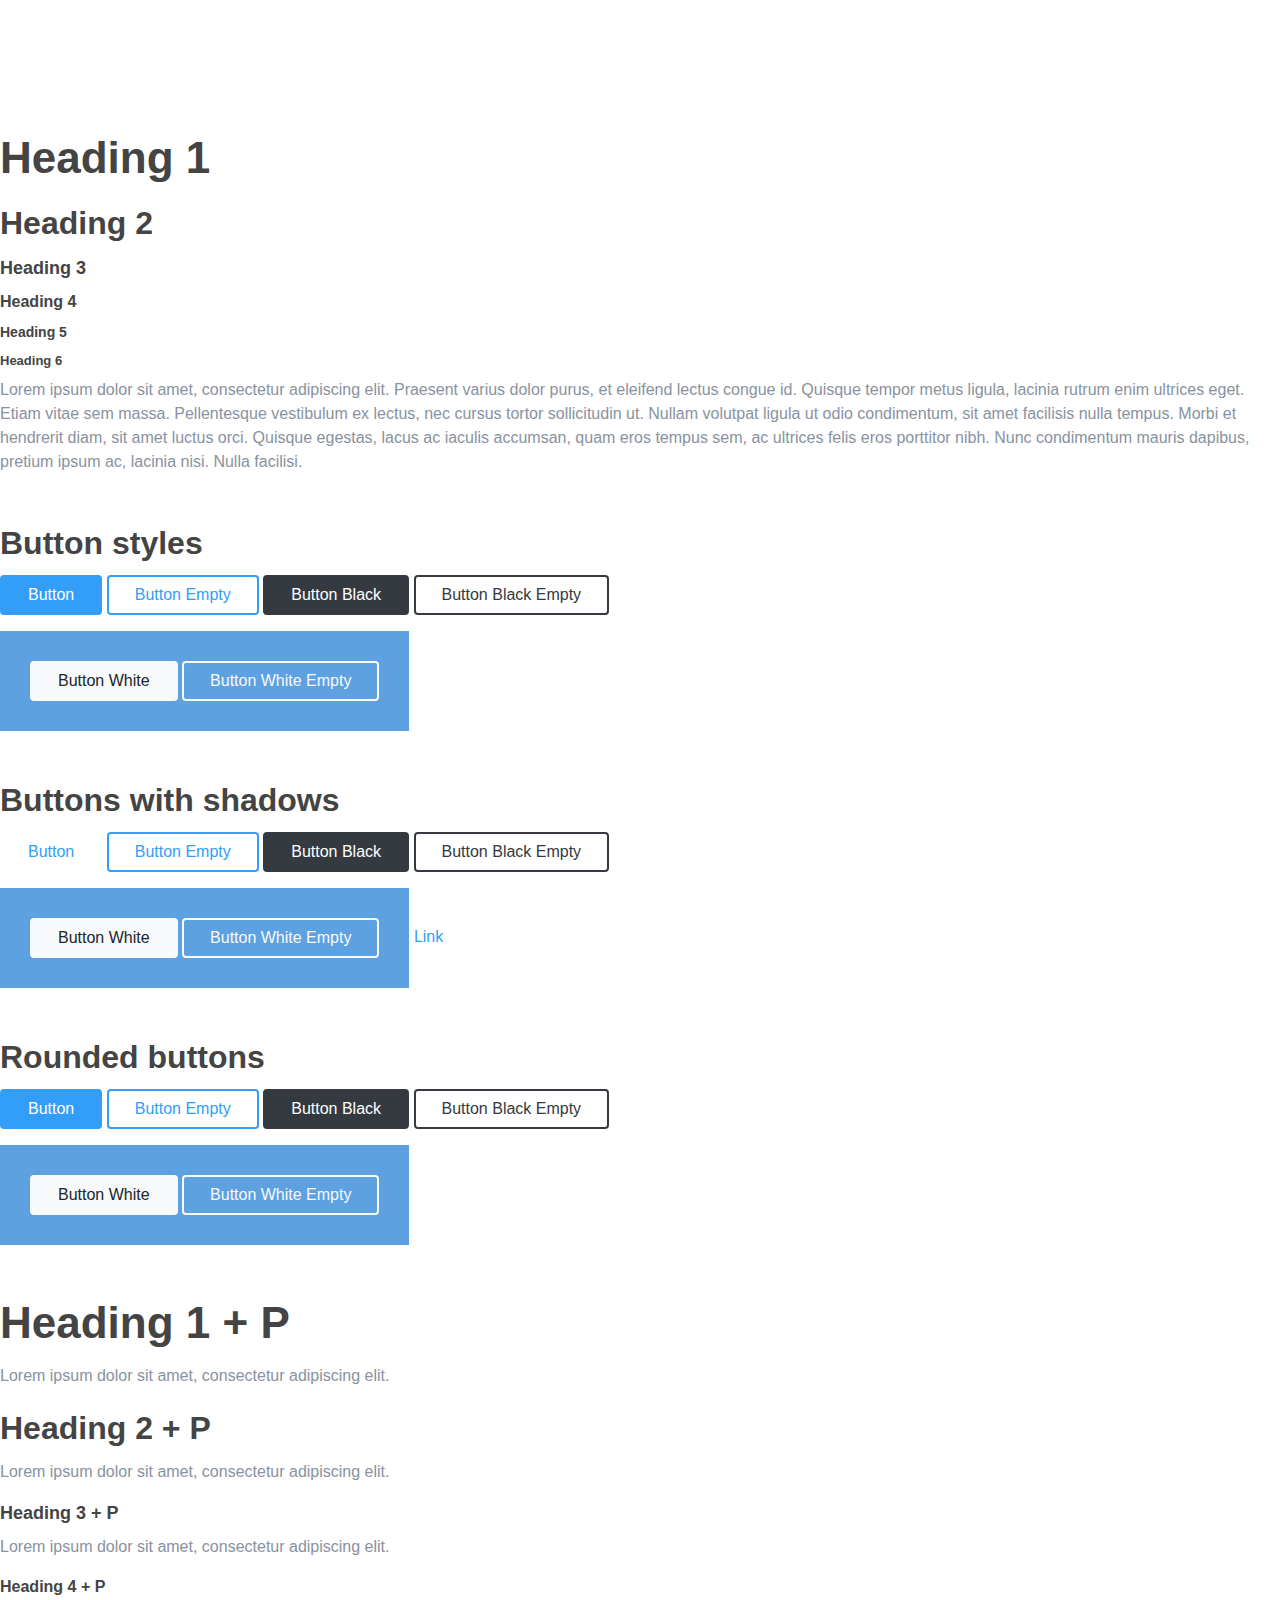
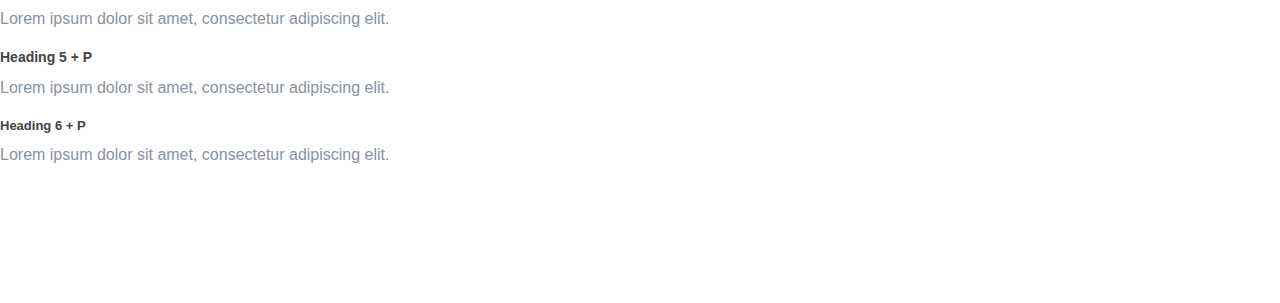
<file: css.html>
<!DOCTYPE html>
<html>

<head>
  <link rel="stylesheet" href="https://maxcdn.bootstrapcdn.com/bootstrap/4.0.0-beta.2/css/bootstrap.min.css" integrity="sha384-PsH8R72JQ3SOdhVi3uxftmaW6Vc51MKb0q5P2rRUpPvrszuE4W1povHYgTpBfshb" crossorigin="anonymous">
  <link type="text/css" rel="stylesheet" href="./css/froala_blocks.css">
</head>

<body>
  <section class="fdb-block">
    <div class="container">
      <h1>Heading 1</h1>
      <h2>Heading 2</h2>
      <h3>Heading 3</h3>
      <h4>Heading 4</h4>
      <h5>Heading 5</h5>
      <h6>Heading 6</h6>
      <p>Lorem ipsum dolor sit amet, consectetur adipiscing elit. Praesent varius dolor purus, et eleifend lectus congue id. Quisque tempor metus ligula, lacinia rutrum enim ultrices eget. Etiam vitae sem massa. Pellentesque vestibulum ex lectus, nec cursus
        tortor sollicitudin ut. Nullam volutpat ligula ut odio condimentum, sit amet facilisis nulla tempus. Morbi et hendrerit diam, sit amet luctus orci. Quisque egestas, lacus ac iaculis accumsan, quam eros tempus sem, ac ultrices felis eros porttitor
        nibh. Nunc condimentum mauris dapibus, pretium ipsum ac, lacinia nisi. Nulla facilisi.</p>

      <br>
      <h2>Button styles</h2>
      <p>
        <a href="#" class="btn btn-primary">Button</a>
        <a href="#" class="btn btn-outline-primary">Button Empty</a>
        <a href="#" class="btn btn-dark">Button Black</a>
        <a href="#" class="btn btn-dark btn-outline-dark">Button Black Empty</a>

        <div style="background-color: #5EA1E1; padding: 30px; display: inline-block;">
          <a href="#" class="btn btn-light">Button White</a>
          <a href="#" class="btn btn-light btn-outline-light">Button White Empty</a>
        </div>
      </p>

      <br>
      <h2>Buttons with shadows</h2>
      <p>
        <a href="#" class="btn btn-shadow">Button</a>
        <a href="#" class="btn btn-outline-primary btn-shadow">Button Empty</a>
        <a href="#" class="btn btn-dark btn-shadow">Button Black</a>
        <a href="#" class="btn btn-dark btn-outline-dark btn-shadow">Button Black Empty</a>
        <div style="background-color: #5EA1E1; padding: 30px; display: inline-block;">
          <a href="#" class="btn btn-light btn-shadow">Button White</a>
          <a href="#" class="btn btn-light btn-outline-light btn-shadow">Button White Empty</a>
        </div>
        <a href="#">Link</a>
      </p>

      <br>
      <h2>Rounded buttons</h2>
      <p>
        <a href="#" class="btn btn-primary">Button</a>
        <a href="#" class="btn btn-outline-primary btn-round">Button Empty</a>
        <a href="#" class="btn btn-dark btn-round">Button Black</a>
        <a href="#" class="btn btn-dark btn-outline-dark btn-round">Button Black Empty</a>
        <div style="background-color: #5EA1E1; padding: 30px; display: inline-block;">
          <a href="#" class="btn btn-light btn-round">Button White</a>
          <a href="#" class="btn btn-light btn-outline-light btn-round">Button White Empty</a>
        </div>
      </p>

      <br>
      <h1>Heading 1 + P</h1>
      <p>Lorem ipsum dolor sit amet, consectetur adipiscing elit.</p>
      <h2>Heading 2 + P</h2>
      <p>Lorem ipsum dolor sit amet, consectetur adipiscing elit.</p>
      <h3>Heading 3 + P</h3>
      <p>Lorem ipsum dolor sit amet, consectetur adipiscing elit.</p>
      <h4>Heading 4 + P</h4>
      <p>Lorem ipsum dolor sit amet, consectetur adipiscing elit.</p>
      <h5>Heading 5 + P</h5>
      <p>Lorem ipsum dolor sit amet, consectetur adipiscing elit.</p>
      <h6>Heading 6 + P</h6>
      <p>Lorem ipsum dolor sit amet, consectetur adipiscing elit.</p>
    </div>
  </section>
</body>

</html>
</file>
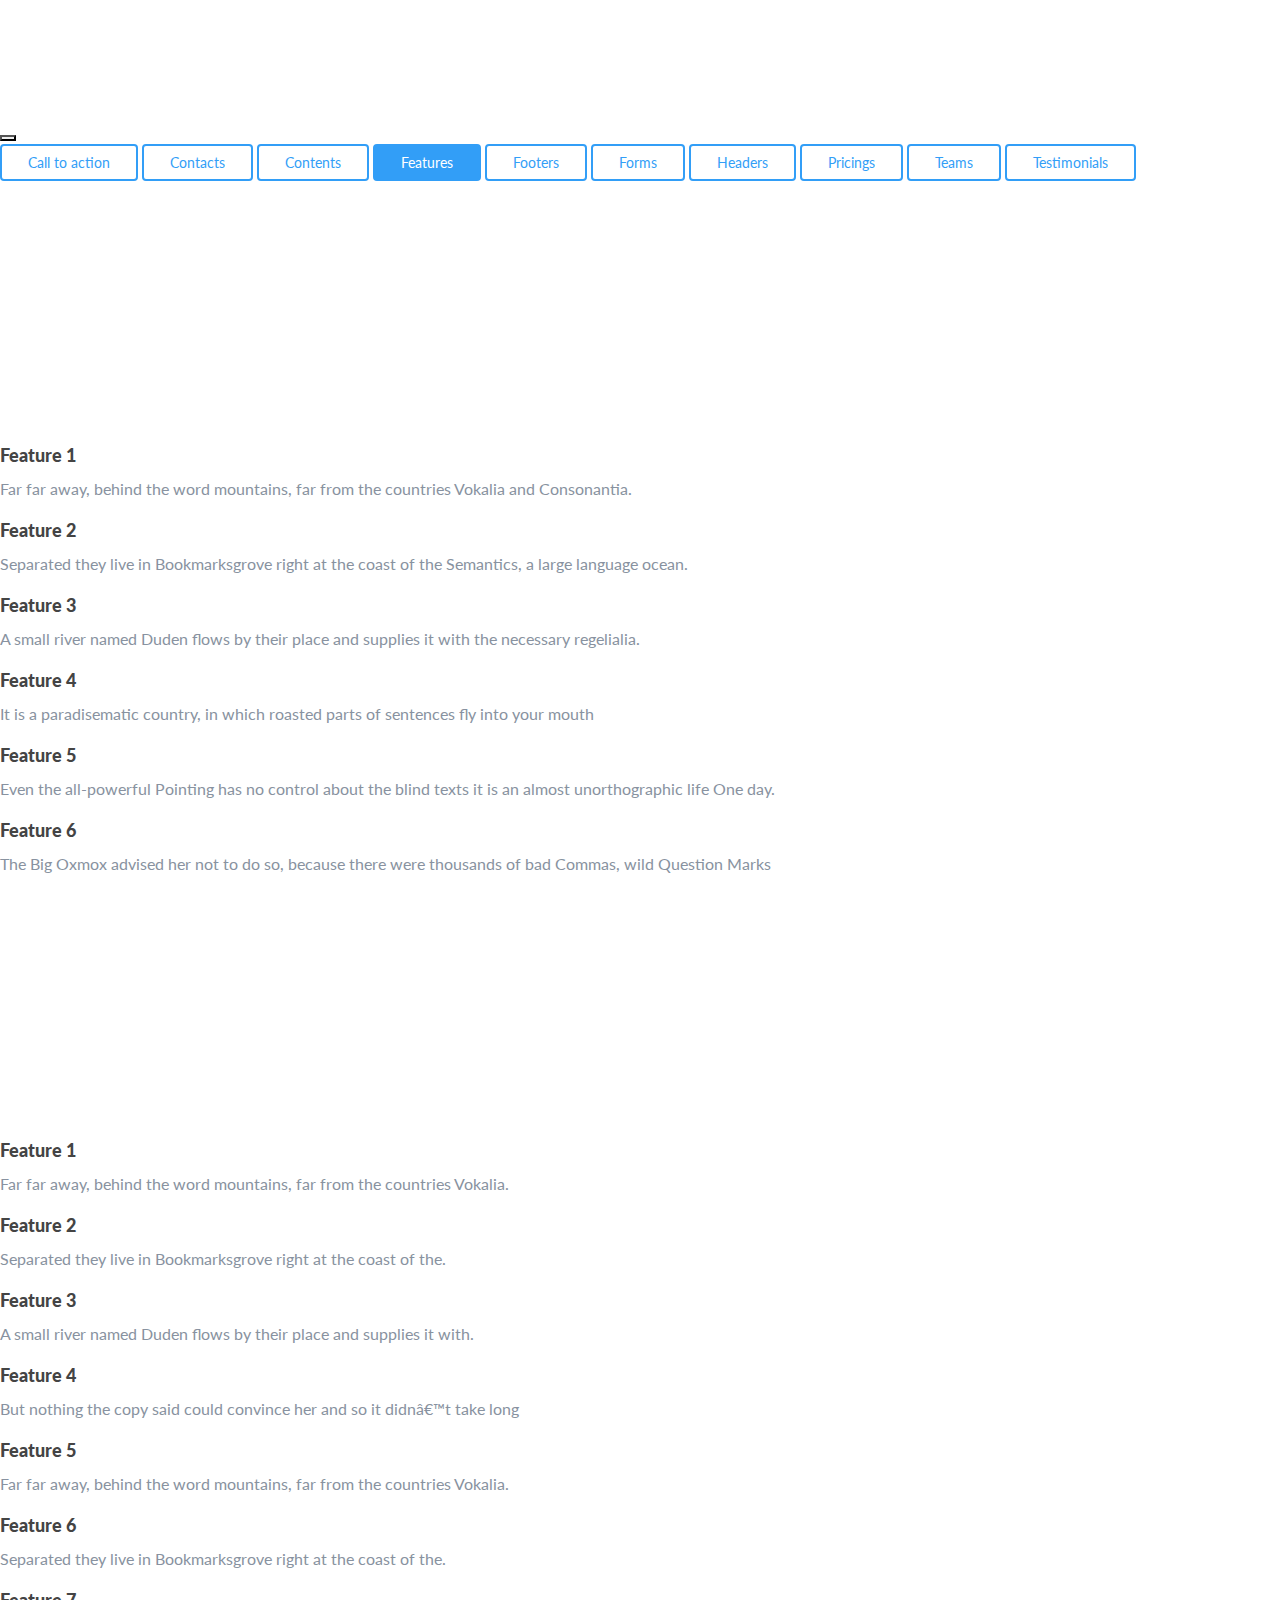
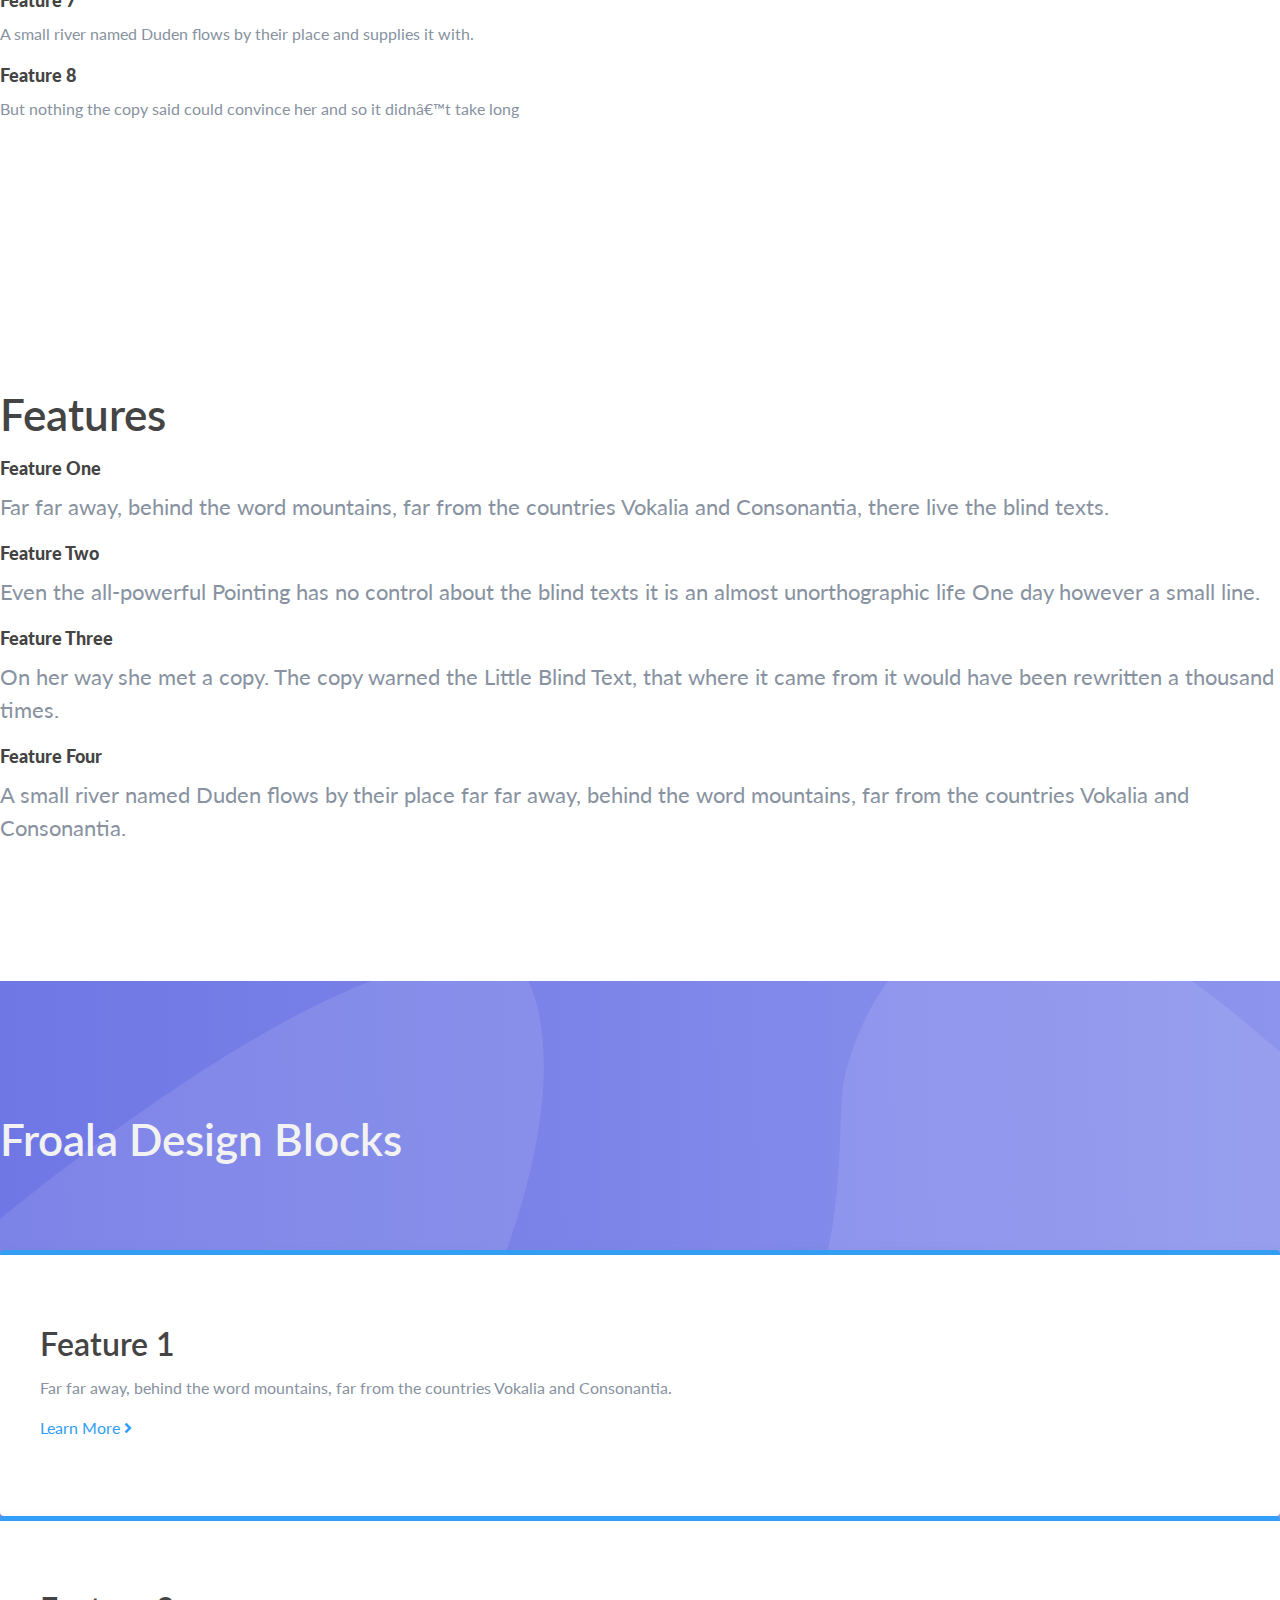
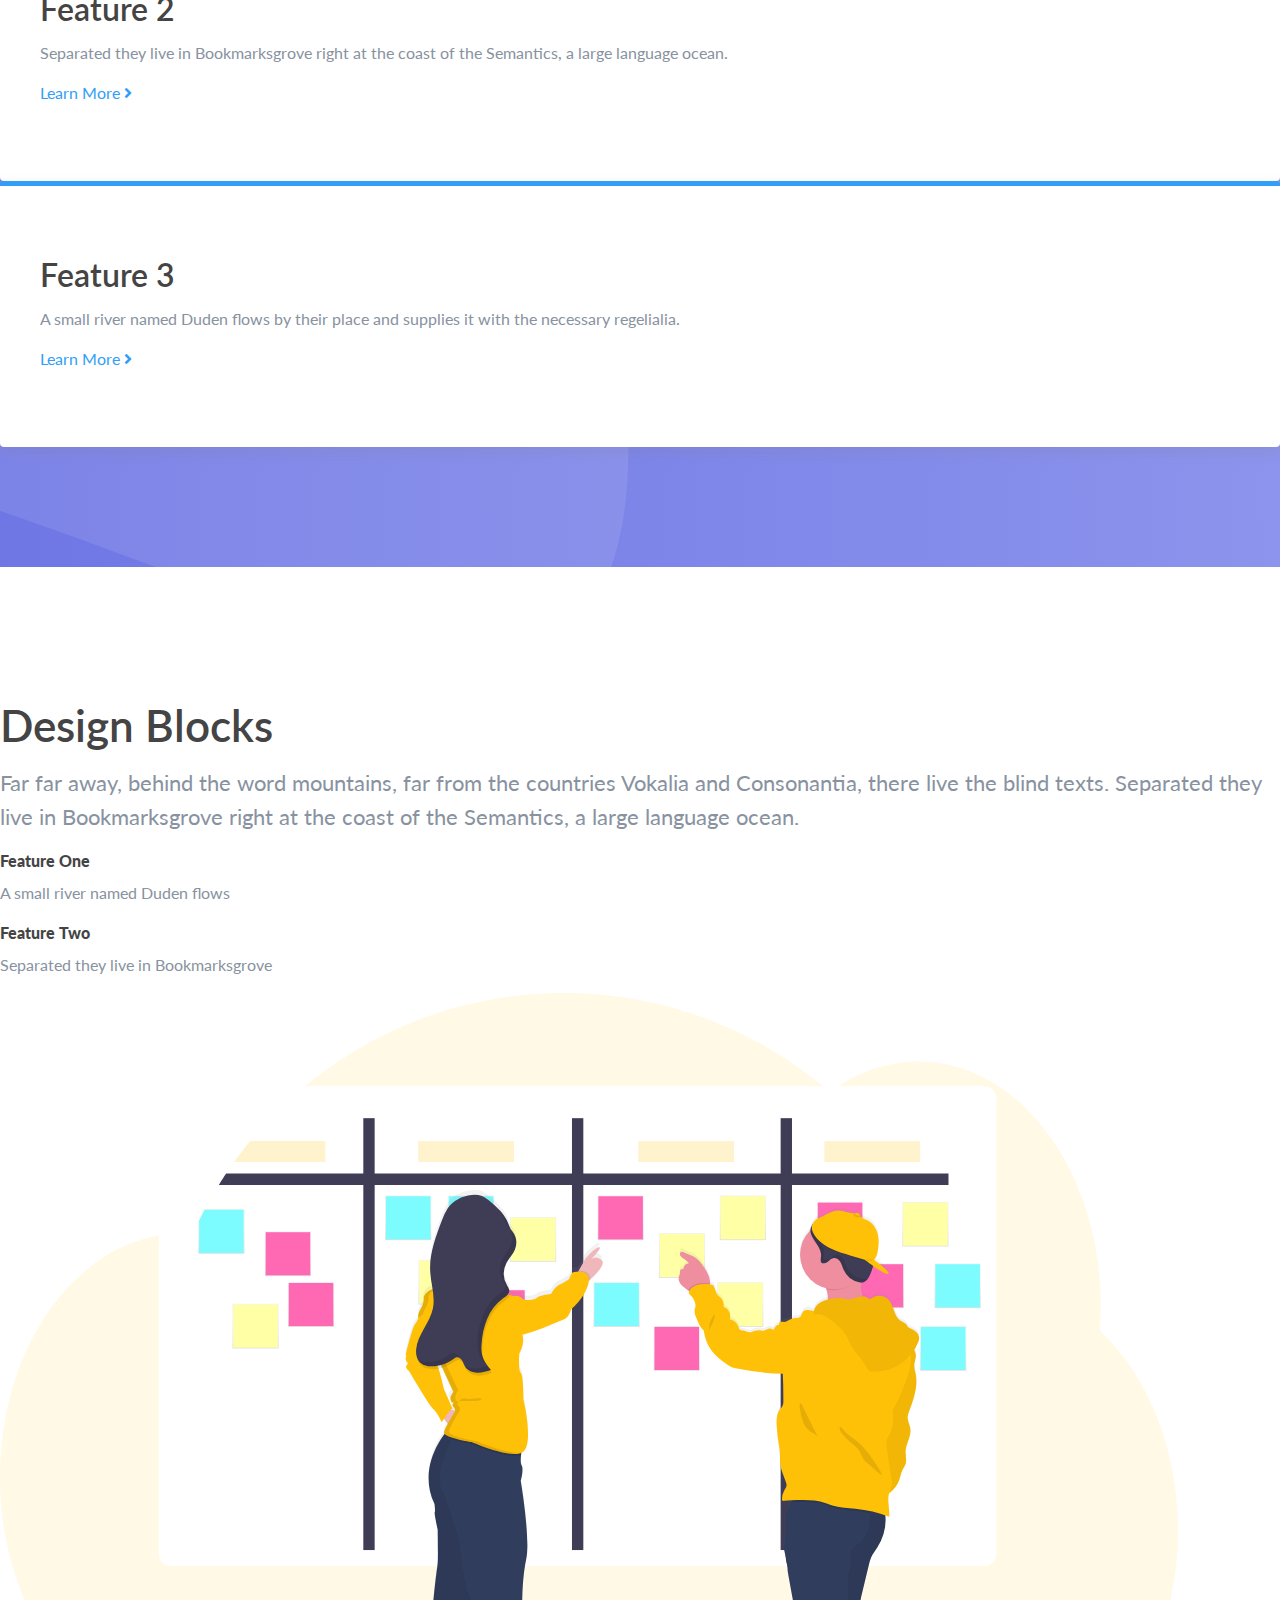
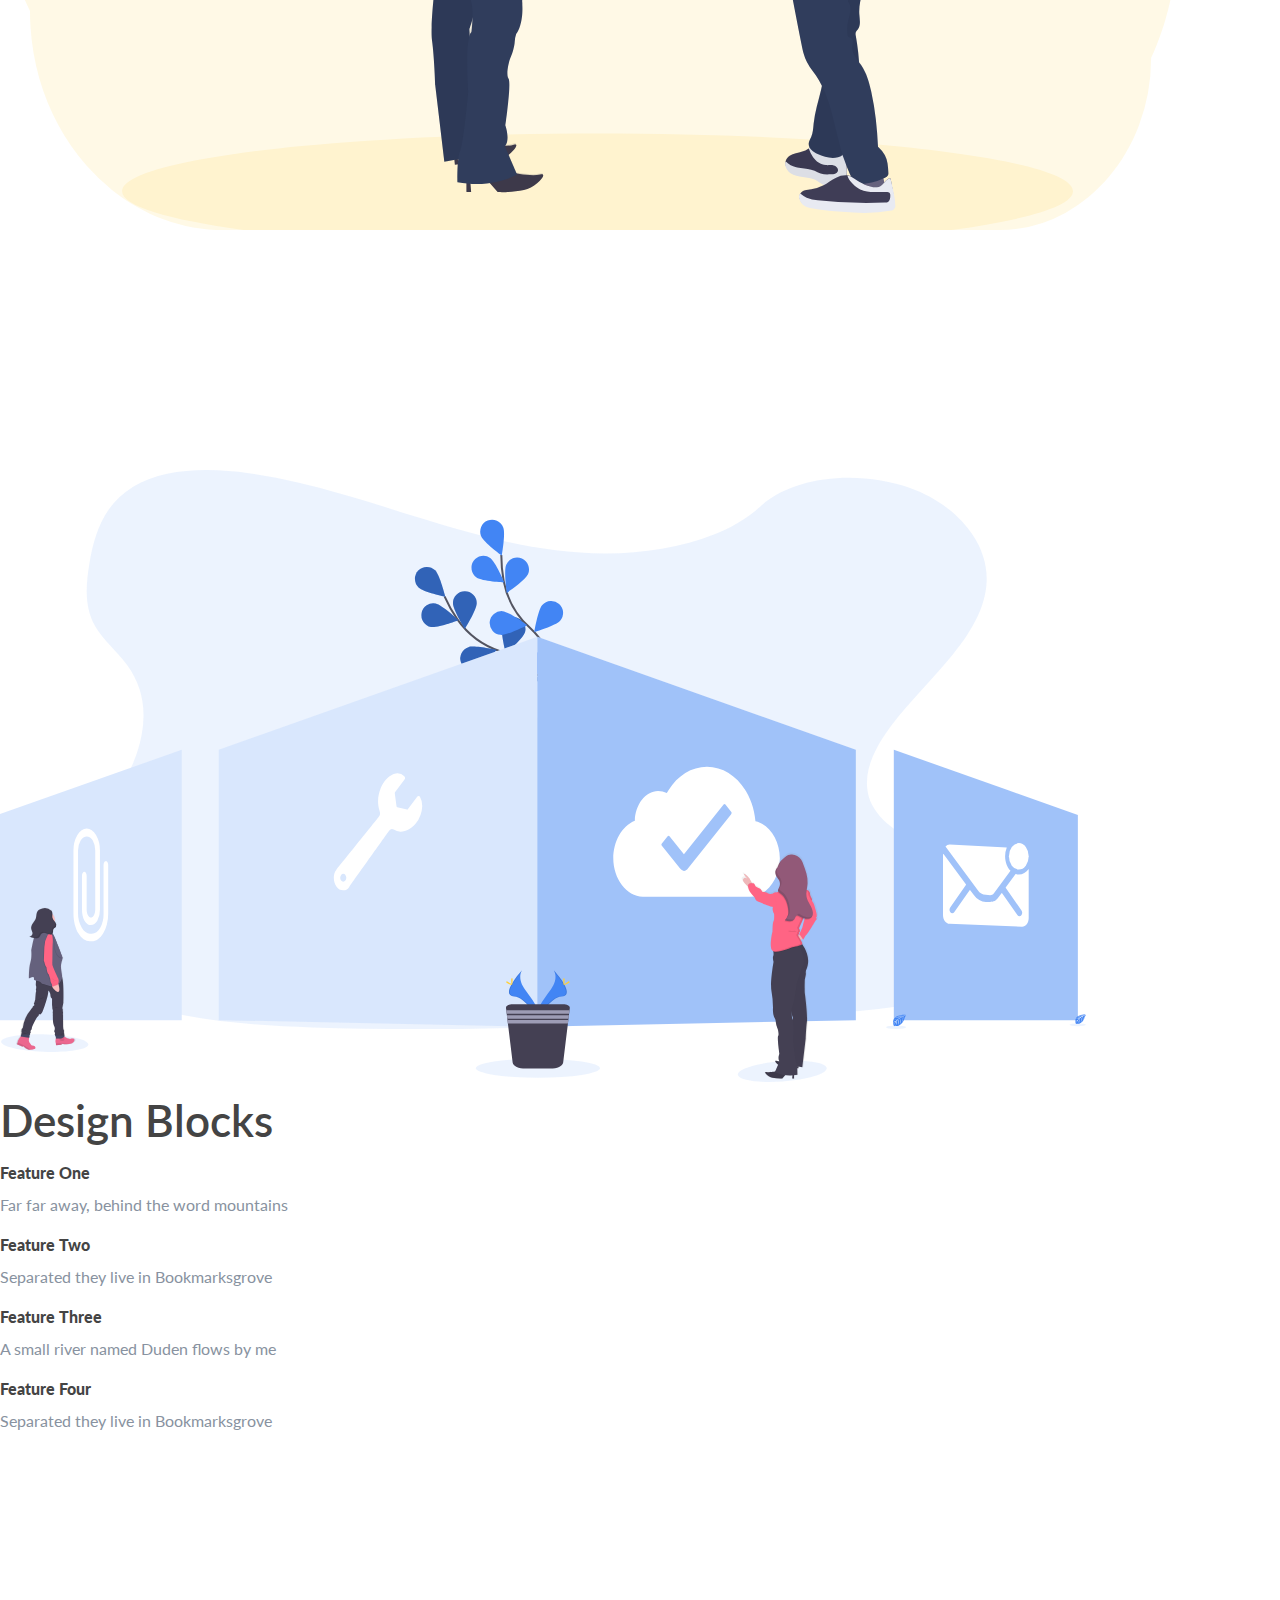
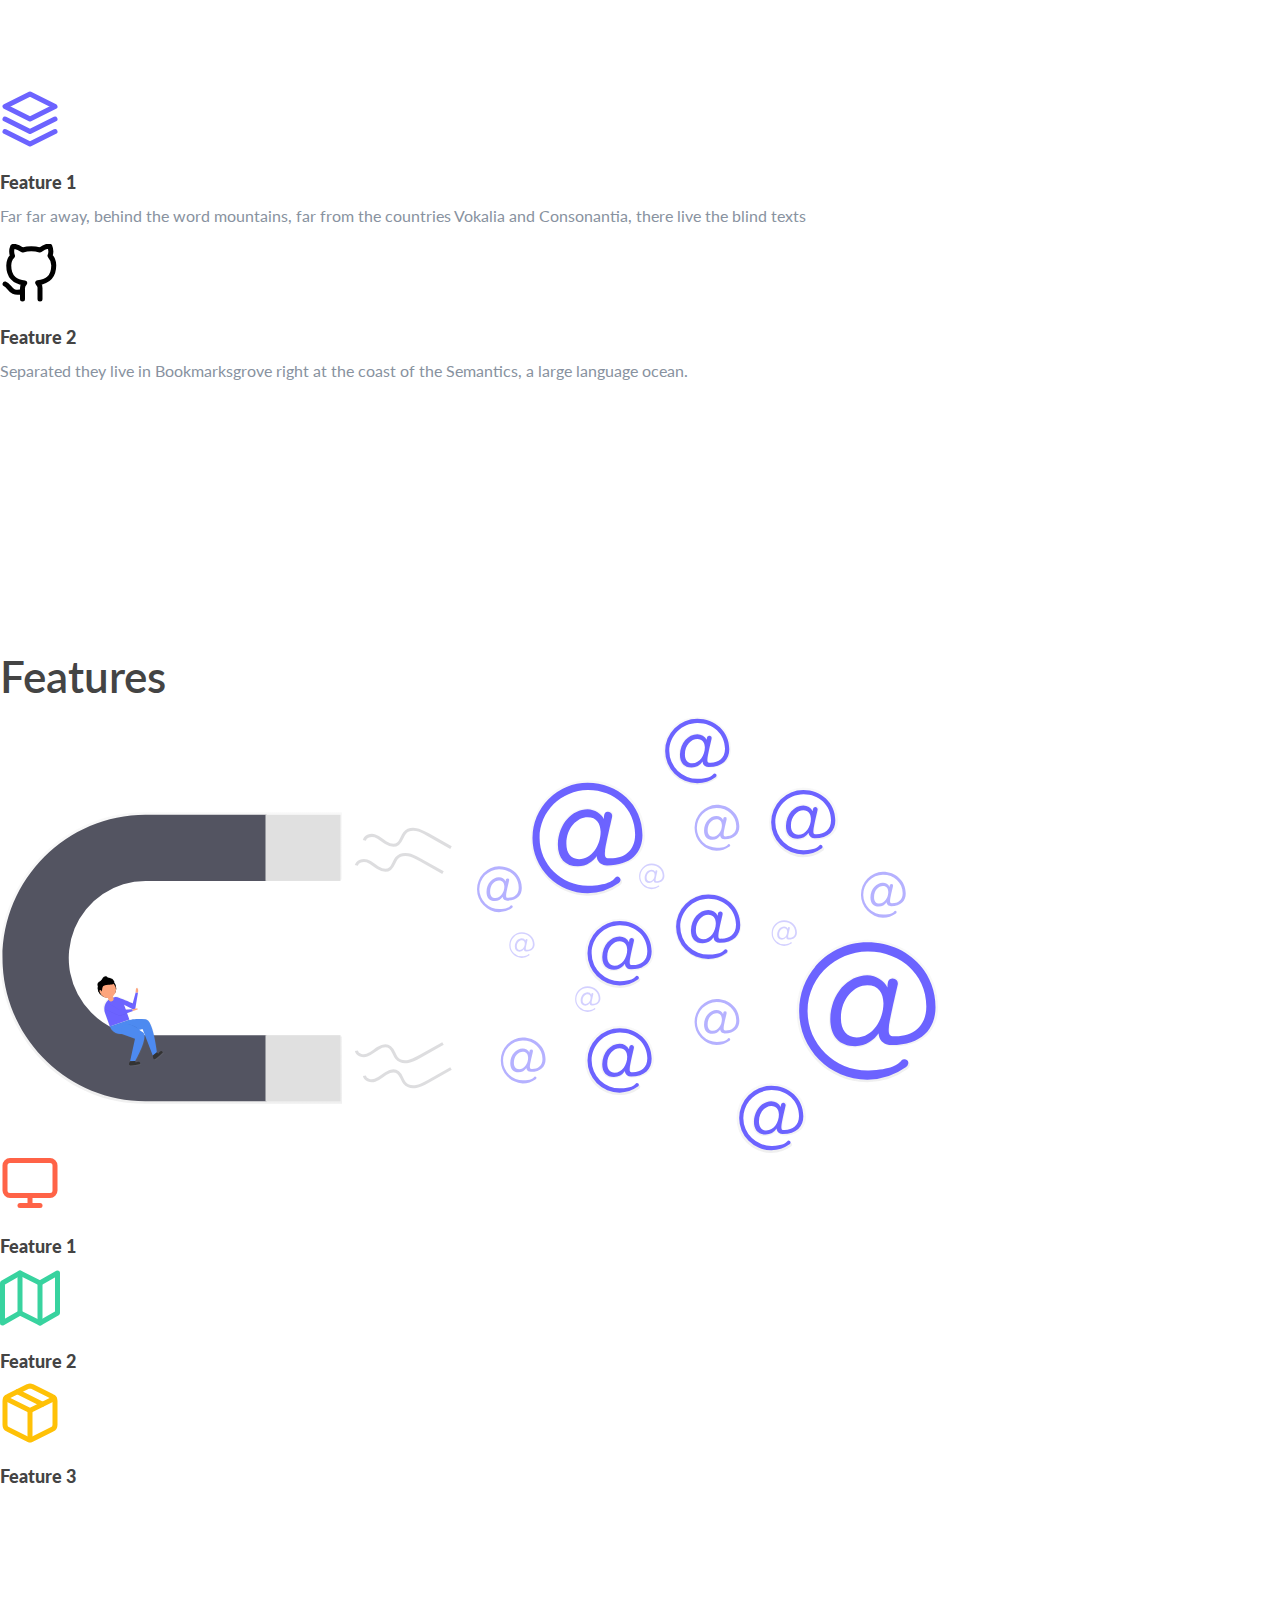
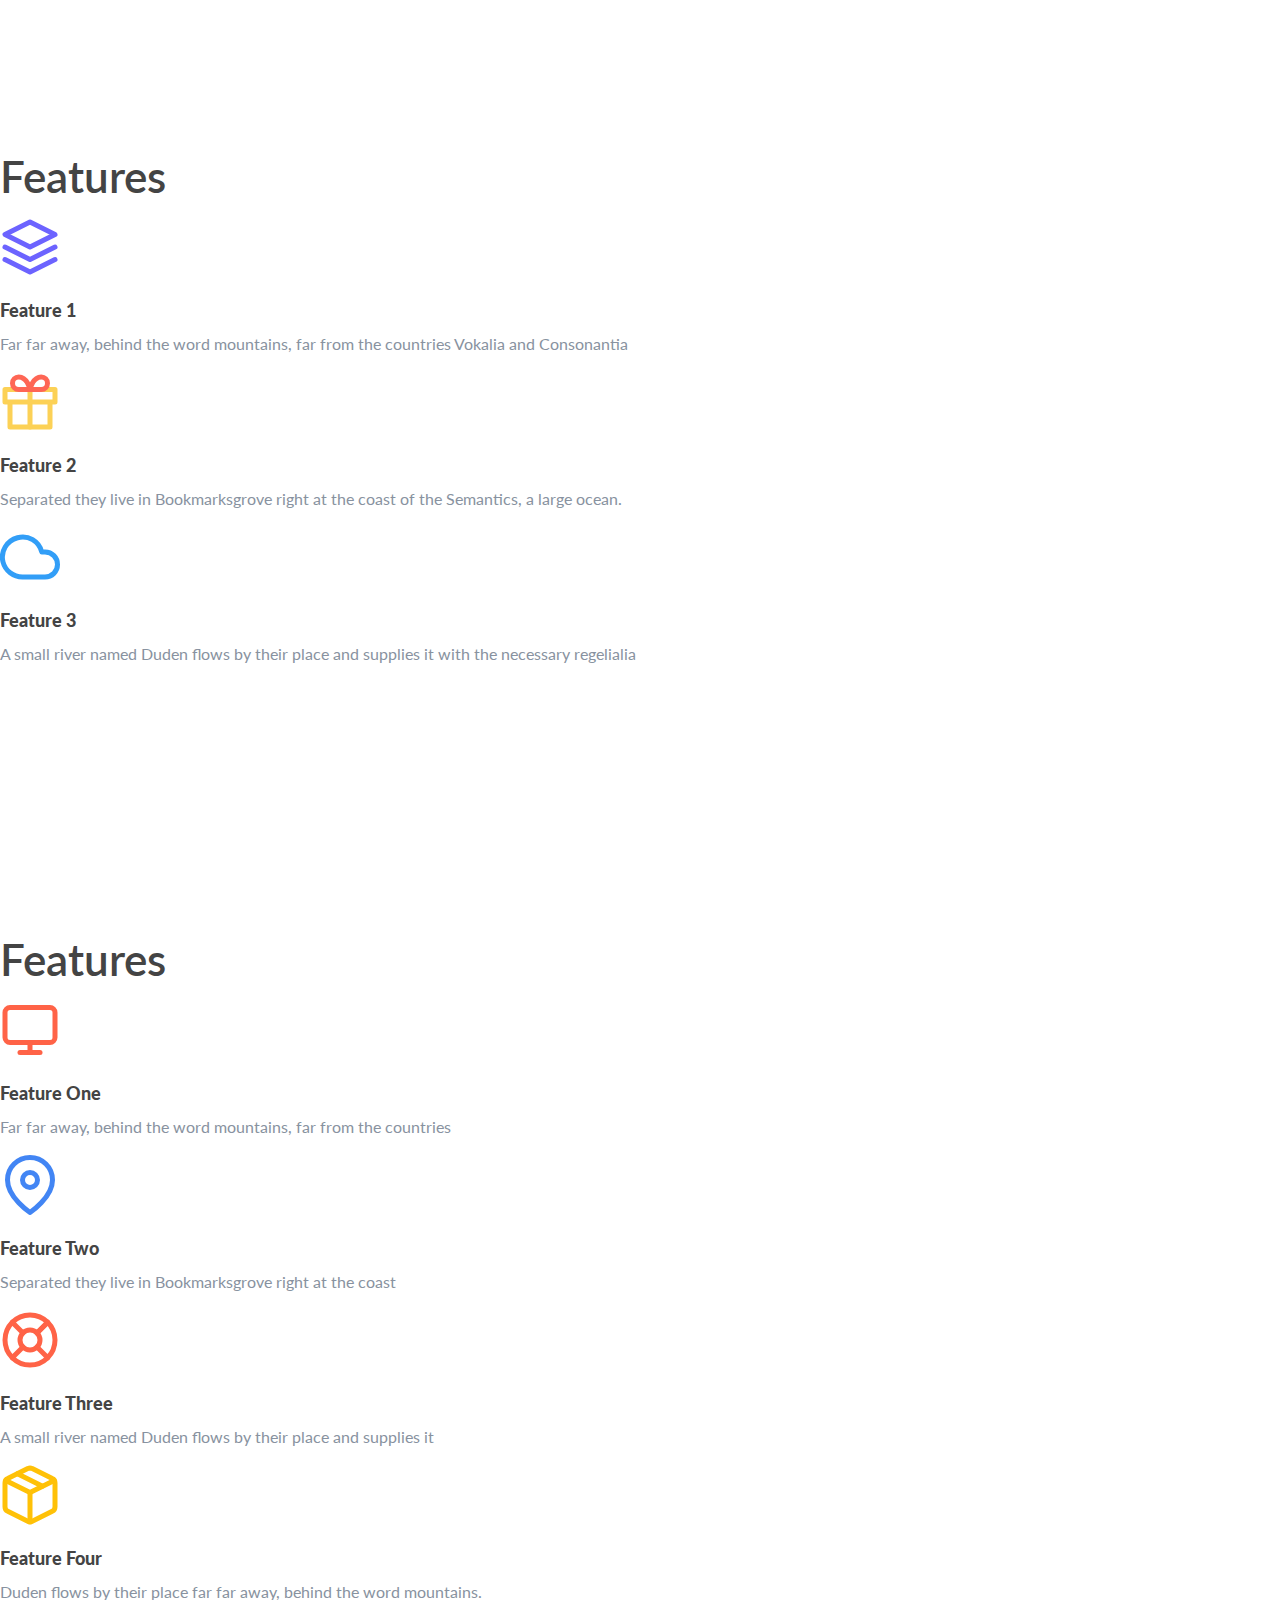
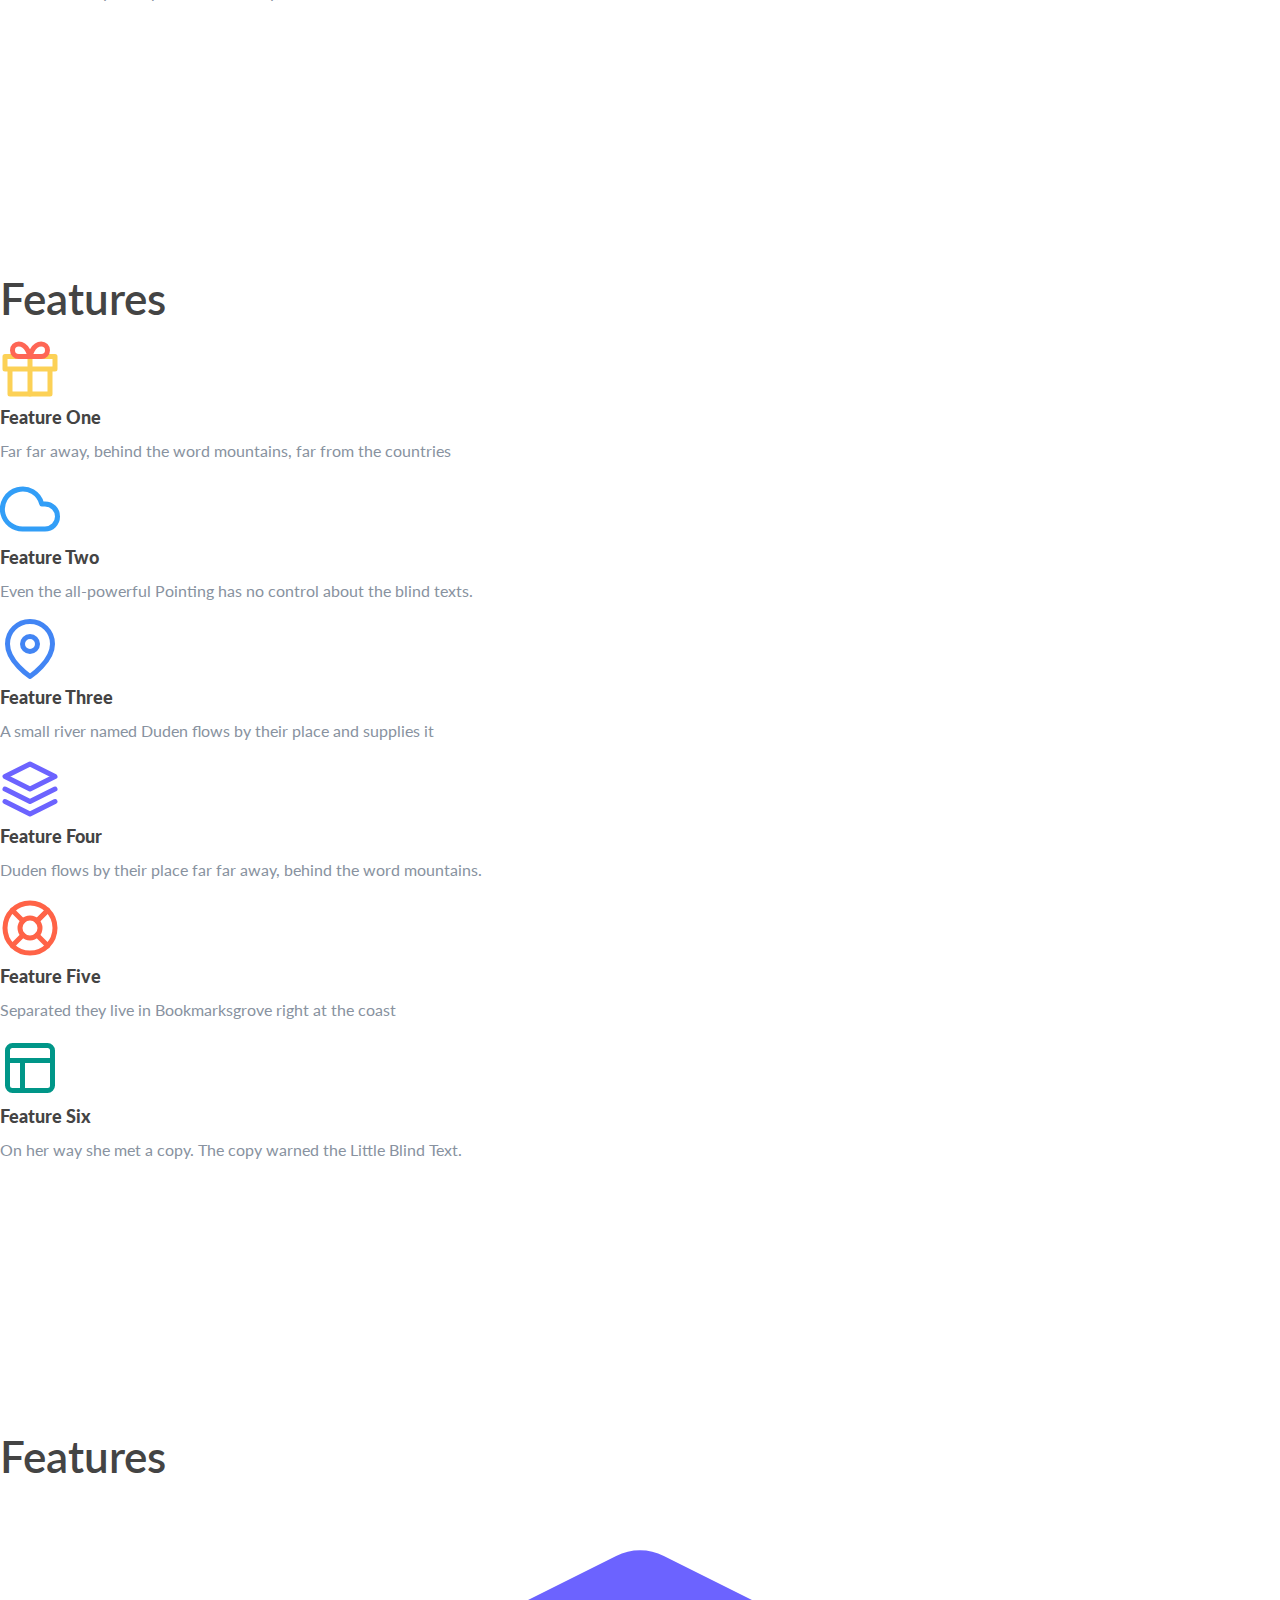
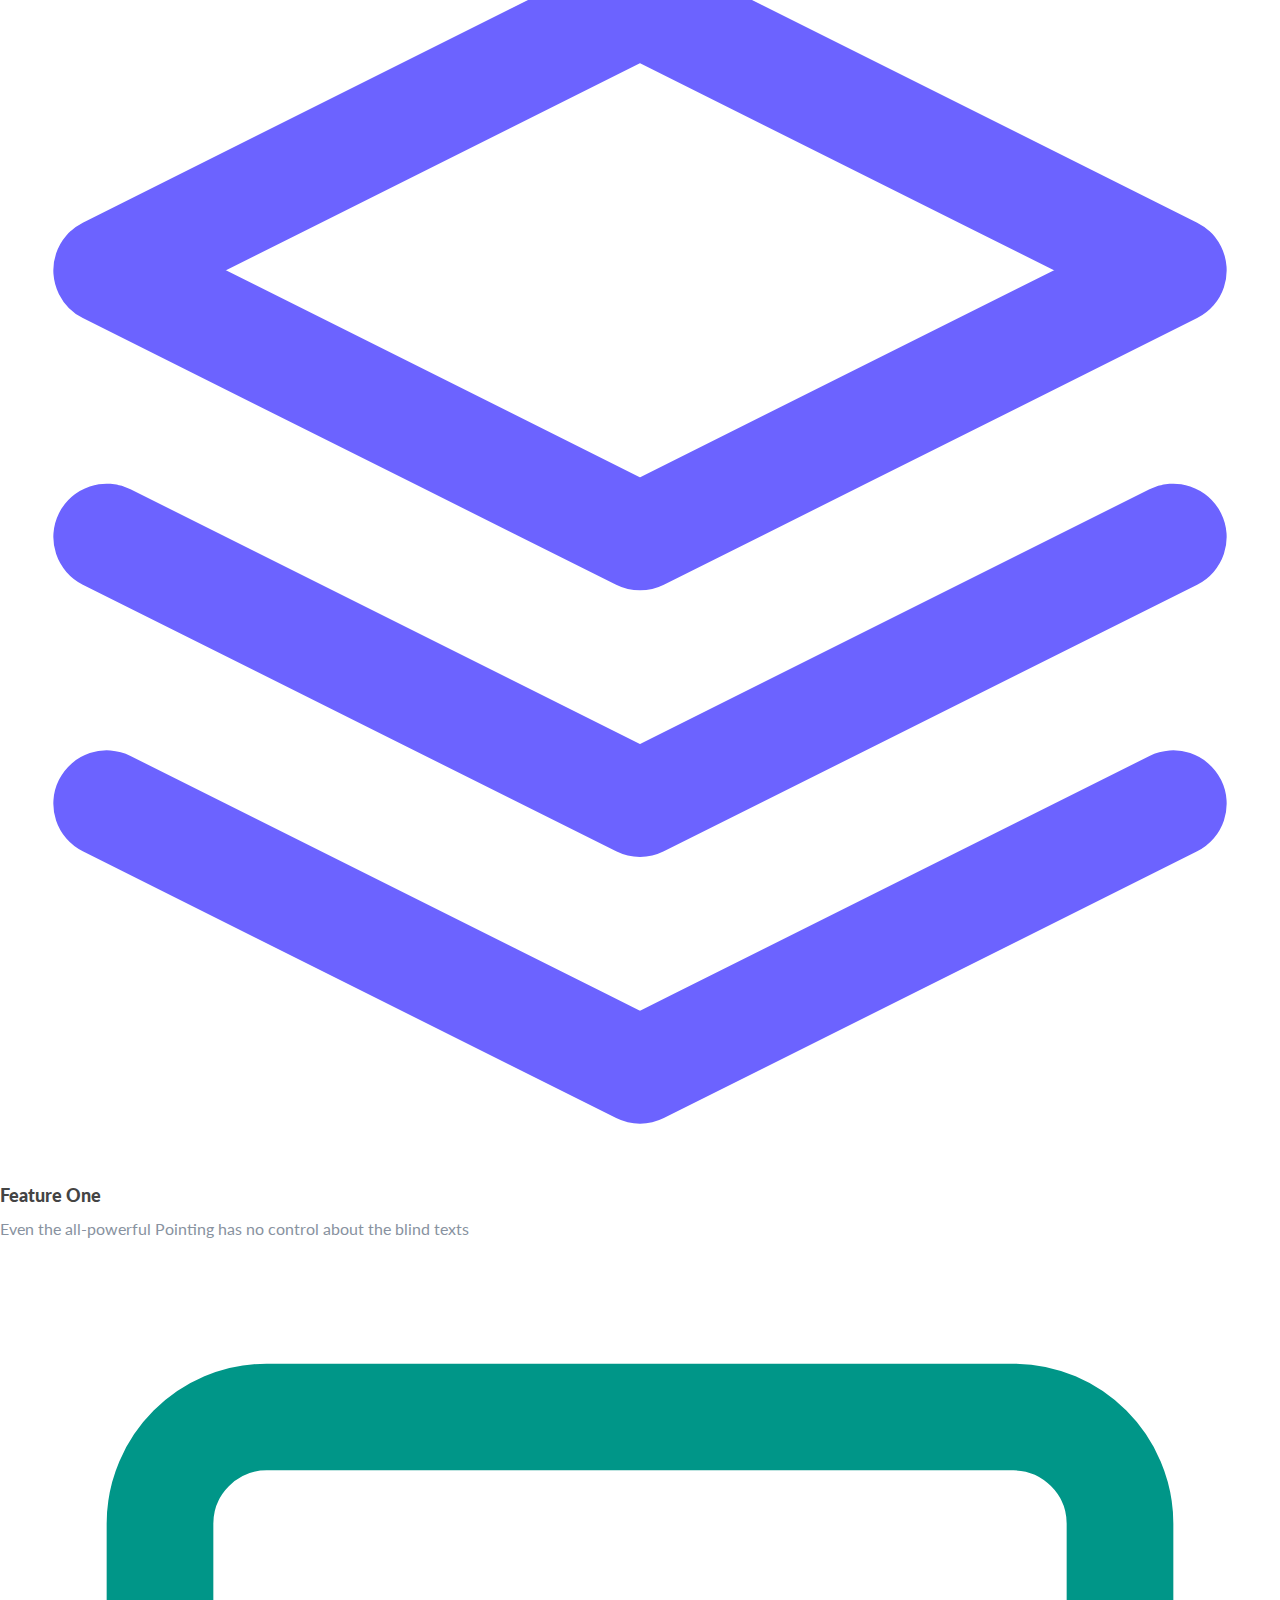
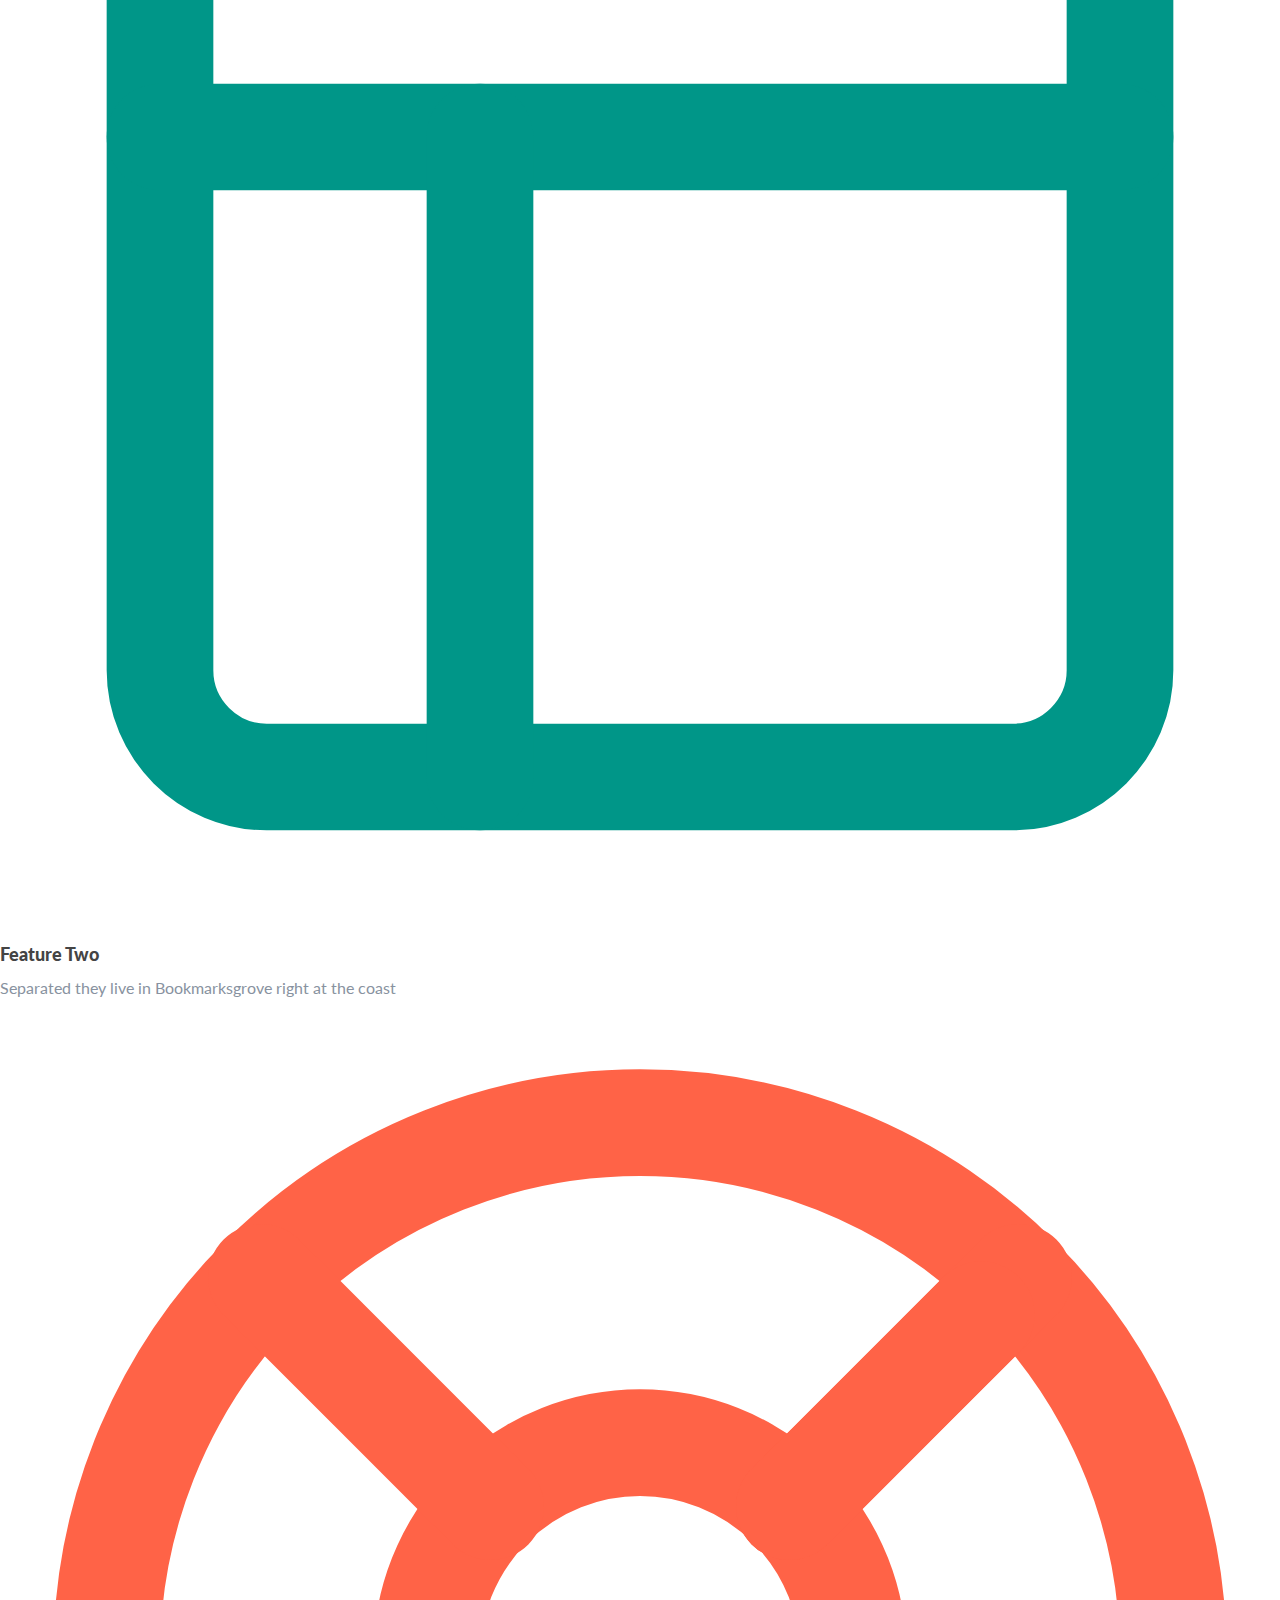
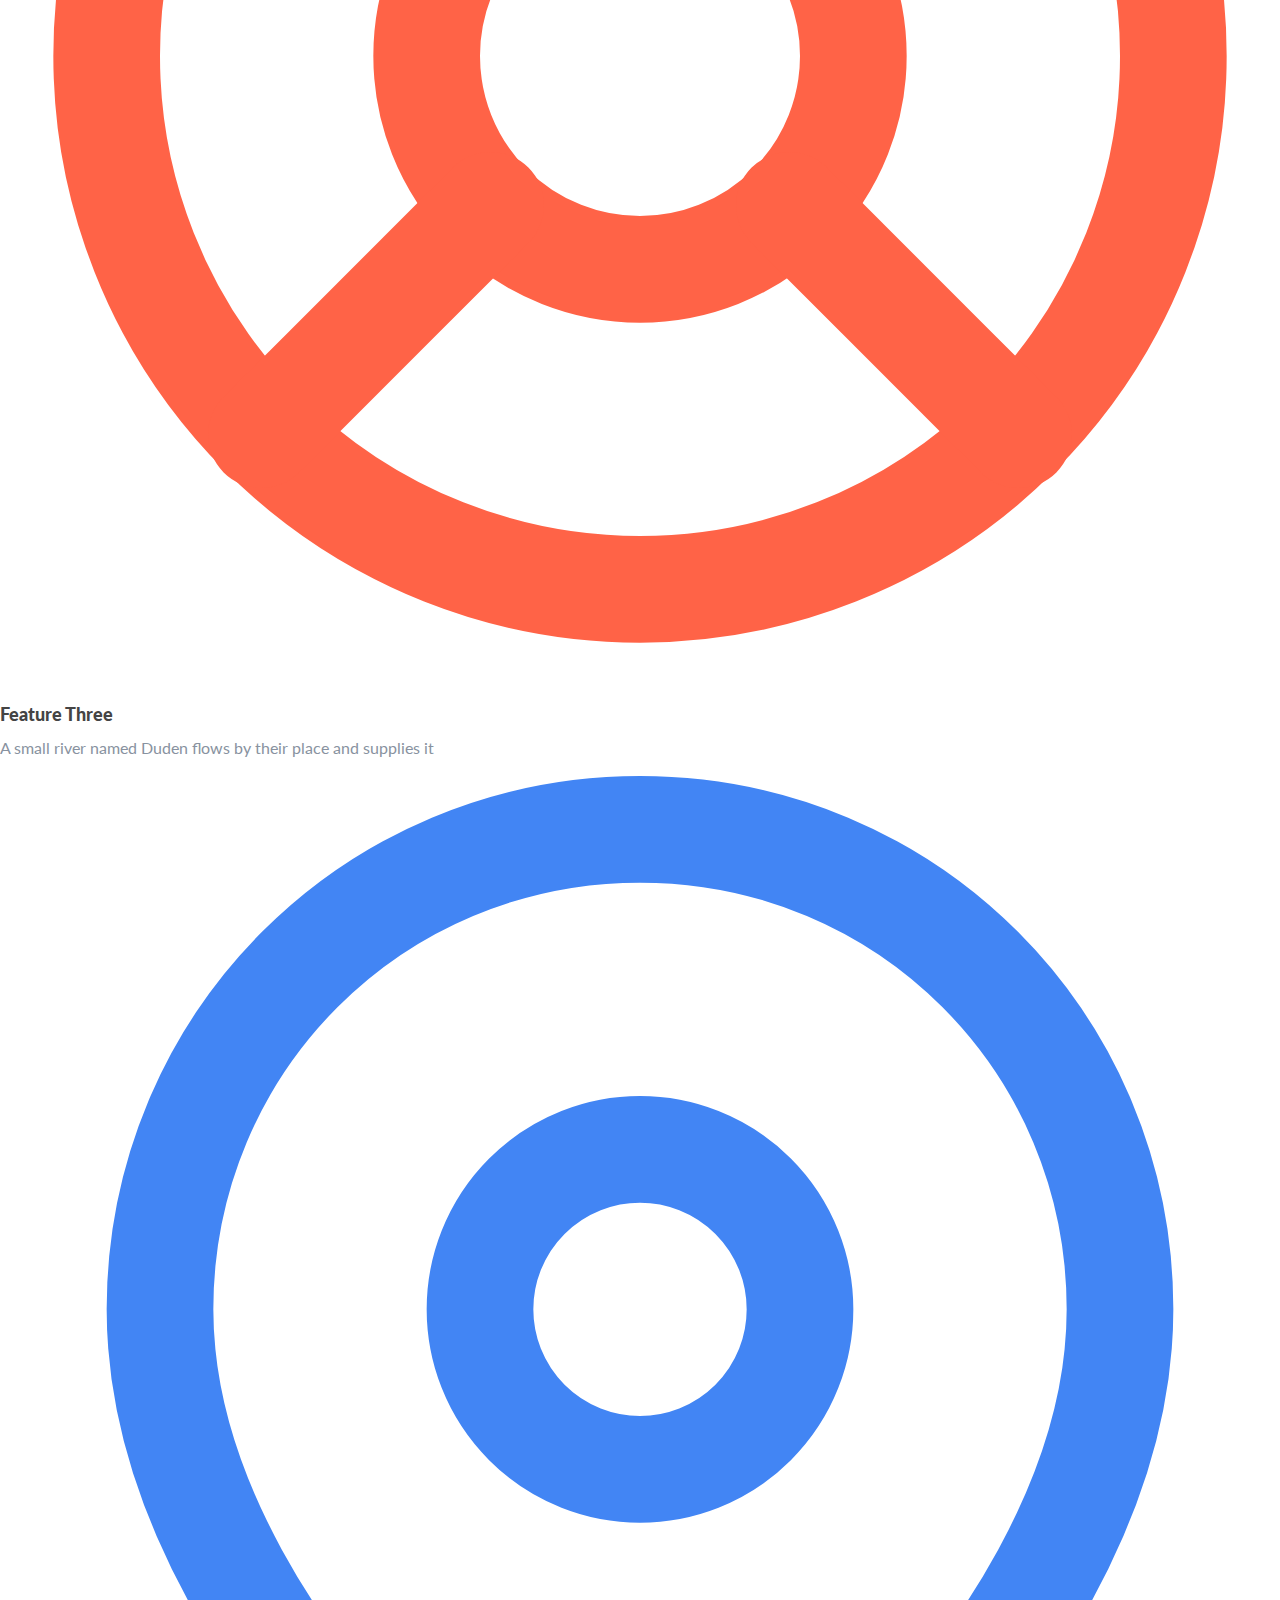
<file: features.html>
<!DOCTYPE html>
<html>
  <head>
    <title>Froala Design Blocks - Feature</title>
    <meta name="viewport" content="width=device-width, height=device-height, initial-scale=1.0">
    <link rel="stylesheet" href="https://stackpath.bootstrapcdn.com/bootstrap/4.1.3/css/bootstrap.min.css" integrity="sha384-MCw98/SFnGE8fJT3GXwEOngsV7Zt27NXFoaoApmYm81iuXoPkFOJwJ8ERdknLPMO" crossorigin="anonymous">
    <link href="https://fonts.googleapis.com/css?family=Lato" rel="stylesheet">
    <link rel="stylesheet" href="https://use.fontawesome.com/releases/v5.3.1/css/all.css">
    <link type="text/css" rel="stylesheet" href="css/froala_blocks.css">
    <style>
      .fdb-block {
        border-bottom: 1px solid var(--light);
      }
    </style>
  </head>
  <body><style>
  #navigator {
    position: sticky;
    top: 0;
    z-index: 1000;
  }

  #navigator .navbar-toggler-icon {
    background-image: url("data:image/svg+xml;charset=utf8,%3Csvg viewBox='0 0 30 30' xmlns='http://www.w3.org/2000/svg'%3E%3Cpath stroke='rgba(0, 0, 0, 0.5)' stroke-width='2' stroke-linecap='round' stroke-miterlimit='10' d='M4 7h22M4 15h22M4 23h22'/%3E%3C/svg%3E");
  }

  @media (max-width: 720px) {
    #navigator {
      border-bottom: 1px solid #ccc;
    }
  }

  #navigator a {
    font-size: 14px;
  }

  #navigator+section {
    padding: 250px 0;
  }

</style>

<section class="fdb-block p-2" id="navigator">
  <div class="container-fluid">
    <nav class="navbar navbar-expand-md">
      <button class="navbar-toggler mr-auto ml-auto" type="button" data-toggle="collapse" data-target="#navbarNav0" aria-controls="navbarNav0" aria-expanded="false" aria-label="Toggle navigation">
        <span class="navbar-toggler-icon"></span>
      </button>
      <div class="collapse navbar-collapse mt-2 mt-md-0" id="navbarNav0">
        <p class="m-auto">
          <a class="btn btn-outline-primary m-1" href="call-to-action.html">Call to action</a>
          <a class="btn btn-outline-primary m-1" href="contacts.html">Contacts</a>
          <a class="btn btn-outline-primary m-1" href="contents.html">Contents</a>
          <a class="btn btn-outline-primary m-1" href="features.html">Features</a>
          <a class="btn btn-outline-primary m-1" href="footers.html">Footers</a>
          <a class="btn btn-outline-primary m-1" href="forms.html">Forms</a>
          <a class="btn btn-outline-primary m-1" href="headers.html">Headers</a>
          <a class="btn btn-outline-primary m-1" href="pricings.html">Pricings</a>
          <a class="btn btn-outline-primary m-1" href="teams.html">Teams</a>
          <a class="btn btn-outline-primary m-1" href="testimonials.html">Testimonials</a>
        </p>
      </div>
    </nav>
  </div>
</section>

<script>
  var page = window.location.pathname.split('/')
  page = page[page.length - 1]

  var nav = document.querySelector('a[href="' + page + '"]')
  if (nav) {
    nav.classList.add('active')
  }

</script>

    <!-- Feature 1 -->
    <section class="fdb-block">
      <div class="container">
        <div class="row text-center justify-content-sm-center no-gutters">
          <div class="col-12 col-sm-8 col-md-3 m-auto">
            <h3><strong>Feature 1</strong></h3>
            <p>Far far away, behind the word mountains, far from the countries Vokalia and Consonantia.</p>
          </div>
    
          <div class="col-12 col-sm-8 col-md-3 m-auto pt-3 pt-md-0">
            <h3><strong>Feature 2</strong></h3>
            <p>Separated they live in Bookmarksgrove right at the coast of the Semantics, a large language ocean.</p>
          </div>
    
          <div class="col-12 col-sm-8 col-md-3 m-auto pt-3 pt-md-0">
            <h3><strong>Feature 3</strong></h3>
            <p>A small river named Duden flows by their place and supplies it with the necessary regelialia.</p>
          </div>
        </div>
    
        <div class="row text-center justify-content-md-center pt-3 pt-md-5">
          <div class="col-12 col-sm-8 col-md-3 m-auto">
            <h3><strong>Feature 4</strong></h3>
            <p>It is a paradisematic country, in which roasted parts of sentences fly into your mouth</p>
          </div>
    
          <div class="col-12 col-sm-8 col-md-3 m-auto pt-3 pt-md-0">
            <h3><strong>Feature 5</strong></h3>
            <p>Even the all-powerful Pointing has no control about the blind texts it is an almost unorthographic life One day.</p>
          </div>
    
          <div class="col-12 col-sm-8 col-md-3 m-auto pt-3 pt-md-0">
            <h3><strong>Feature 6</strong></h3>
            <p>The Big Oxmox advised her not to do so, because there were thousands of bad Commas, wild Question Marks</p>
          </div>
        </div>
      </div>
    </section>
    
    <!-- Feature 2 -->
    <section class="fdb-block">
      <div class="container">
        <div class="row text-left justify-content-sm-center">
          <div class="col-12 col-sm-6 col-lg-3 col-xl-2 ml-xl-auto mr-xl-auto">
            <h3><strong>Feature 1</strong></h3>
            <p>Far far away, behind the word mountains, far from the countries Vokalia.</p>
          </div>
          <div class="col-12 col-sm-6 col-lg-3 col-xl-2 ml-xl-auto mr-xl-auto pt-3 pt-md-0 pt-lg-0">
            <h3><strong>Feature 2</strong></h3>
            <p>Separated they live in Bookmarksgrove right at the coast of the.</p>
          </div>
          <div class="col-12 col-sm-6 col-lg-3 col-xl-2 ml-xl-auto mr-xl-auto pt-3 pt-lg-0">
            <h3><strong>Feature 3</strong></h3>
            <p>A small river named Duden flows by their place and supplies it with.</p>
          </div>
    
          <div class="col-12 col-sm-6 col-lg-3 col-xl-2 ml-xl-auto mr-xl-auto pt-3 pt-lg-0">
            <h3><strong>Feature 4</strong></h3>
            <p>But nothing the copy said could convince her and so it didn’t take long</p>
          </div>
        </div>
    
        <div class="row text-left justify-content-sm-center pt-3 pt-lg-5">
          <div class="col-12 col-sm-6 col-lg-3 col-xl-2 ml-xl-auto mr-xl-auto">
            <h3><strong>Feature 5</strong></h3>
            <p>Far far away, behind the word mountains, far from the countries Vokalia.</p>
          </div>
          <div class="col-12 col-sm-6 col-lg-3 col-xl-2 ml-xl-auto mr-xl-auto pt-3 pt-md-0 pt-lg-0">
            <h3><strong>Feature 6</strong></h3>
            <p>Separated they live in Bookmarksgrove right at the coast of the.</p>
          </div>
          <div class="col-12 col-sm-6 col-lg-3 col-xl-2 ml-xl-auto mr-xl-auto pt-3 pt-lg-0">
            <h3><strong>Feature 7</strong></h3>
            <p>A small river named Duden flows by their place and supplies it with.</p>
          </div>
    
          <div class="col-12 col-sm-6 col-lg-3 col-xl-2 ml-xl-auto mr-xl-auto pt-3 pt-lg-0">
            <h3><strong>Feature 8</strong></h3>
            <p>But nothing the copy said could convince her and so it didn’t take long</p>
          </div>
        </div>
      </div>
    </section>
    
    <!-- Feature 3 -->
    <section class="fdb-block">
      <div class="container">
        <div class="row">
          <div class="col-12 text-center">
            <h1>Features</h1>
          </div>
        </div>
    
        <div class="row text-left justify-content-center pt-5">
          <div class="col-12 col-md-6 col-lg-5 m-auto">
            <h3><strong>Feature One</strong></h3>
    
            <p class="lead">Far far away, behind the word mountains, far from the countries Vokalia and Consonantia, there live the blind texts.</p>
          </div>
          <div class="col-12 col-md-6 col-lg-5 m-auto pt-3 pt-md-0">
            <h3><strong>Feature Two</strong></h3>
    
            <p class="lead">Even the all-powerful Pointing has no control about the blind texts it is an almost unorthographic life One day however a small line.</p>
          </div>
        </div>
    
        <div class="row text-left justify-content-center pt-lg-4">
          <div class="col-12 col-md-6 col-lg-5 m-auto pt-3 pt-lg-0">
            <h3><strong>Feature Three</strong></h3>
    
            <p class="lead">On her way she met a copy. The copy warned the Little Blind Text, that where it came from it would have been rewritten a thousand times.</p>
          </div>
          <div class="col-12 col-md-6 col-lg-5 m-auto pt-3 pt-lg-0">
            <h3><strong>Feature Four</strong></h3>
    
            <p class="lead">A small river named Duden flows by their place far far away, behind the word mountains, far from the countries Vokalia and Consonantia.</p>
          </div>
        </div>
      </div>
    </section>
    
    <!-- Feature 4 -->
    <section class="fdb-block bg-dark" style="background-image: url(imgs/hero/purple.svg);">
      <div class="container">
        <div class="row">
          <div class="col text-center">
            <h1>Froala Design Blocks</h1>
          </div>
        </div>
    
        <div class="row-70"></div>
    
        <div class="row text-center justify-content-sm-center no-gutters">
          <div class="col-12 col-sm-10 col-md-8 col-lg-7 col-xl-3 m-auto">
            <div class="fdb-box fdb-touch">
              <h2>Feature 1</h2>
              <p>Far far away, behind the word mountains, far from the countries Vokalia and Consonantia.</p>
              <p class="mt-4"><a href="https://www.froala.com">Learn More <i class="fas fa-angle-right"></i></a></p>
            </div>
          </div>
          <div class="col-12 col-sm-10 col-md-8 col-lg-7 col-xl-3 m-auto pt-5 pt-xl-0">
            <div class="fdb-box fdb-touch">
              <h2>Feature 2</h2>
              <p>Separated they live in Bookmarksgrove right at the coast of the Semantics, a large language ocean.</p>
              <p class="mt-4"><a href="https://www.froala.com">Learn More <i class="fas fa-angle-right"></i></a></p>
            </div>
          </div>
          <div class="col-12 col-sm-10 col-md-8 col-lg-7 col-xl-3 m-auto pt-5 pt-xl-0">
            <div class="fdb-box fdb-touch">
              <h2>Feature 3</h2>
              <p>A small river named Duden flows by their place and supplies it with the necessary regelialia.</p>
              <p class="mt-4"><a href="https://www.froala.com">Learn More <i class="fas fa-angle-right"></i></a></p>
            </div>
          </div>
        </div>
      </div>
    </section>
    
    <!-- Feature 5 -->
    <section class="fdb-block">
      <div class="container">
        <div class="row align-items-center">
          <div class="col-12 col-lg-6 col-xl-5">
            <h1>Design Blocks</h1>
            <p class="lead">Far far away, behind the word mountains, far from the countries Vokalia and Consonantia, there live the blind texts. Separated they live in Bookmarksgrove right at the coast of the Semantics, a large language ocean.</p>
    
            <div class="row pt-4 pt-xl-5">
              <div class="col-12 col-md-5">
                <h4><strong>Feature One</strong></h4>
                <p>A small river named Duden flows</p>
              </div>
              <div class="col-12 col-md-5 m-auto pt-3 pt-md-0">
                <h4><strong>Feature Two</strong></h4>
                <p>Separated they live in Bookmarksgrove</p>
              </div>
            </div>
          </div>
          <div class="col-12 col-md-8 col-lg-6 m-auto mr-lg-0 ml-lg-auto pt-5 pt-lg-0">
            <img alt="image" class="img-fluid" src="./imgs/draws/scrum.svg">
          </div>
        </div>
      </div>
    </section>
    
    <!-- Feature 6 -->
    <section class="fdb-block">
      <div class="container">
        <div class="row align-items-center">
          <div class="col-12 col-md-8 col-lg-6 m-md-auto ml-lg-0 mr-lg-auto">
            <img alt="image" class="img-fluid" src="./imgs/draws/features.svg">
          </div>
          <div class="col-12 col-lg-6 col-xl-5 ml-sm-auto pt-5 pt-lg-0">
            <h1>Design Blocks</h1>
    
            <div class="row pt-4 pt-xl-5">
              <div class="col-12 col-sm-6 col-xl-5">
                <h4><strong>Feature One</strong></h4>
                <p>Far far away, behind the word mountains</p>
              </div>
              <div class="col-12 col-sm-6 col-xl-5 m-auto pt-3 pt-sm-0">
                <h4><strong>Feature Two</strong></h4>
                <p>Separated they live in Bookmarksgrove</p>
              </div>
            </div>
    
            <div class="row pt-3">
              <div class="col-12 col-sm-6 col-xl-5">
                <h4><strong>Feature Three</strong></h4>
                <p>A small river named Duden flows by me</p>
              </div>
              <div class="col-12 col-sm-6 col-xl-5 m-auto pt-3 pt-sm-0">
                <h4><strong>Feature Four</strong></h4>
                <p>Separated they live in Bookmarksgrove</p>
              </div>
            </div>
          </div>
        </div>
      </div>
    </section>
    
    <!-- Feature 7 -->
    <section class="fdb-block">
      <div class="container">
        <div class="row text-center">
          <div class="col-12 col-sm-6 col-lg-5 col-xl-4 m-auto">
            <img alt="image" class="fdb-icon" src="./imgs/icons/layers.svg">
            <h3><strong>Feature 1</strong></h3>
            <p>Far far away, behind the word mountains, far from the countries Vokalia and Consonantia, there live the blind texts</p>
          </div>
    
          <div class="col-12 col-sm-6 col-lg-5 col-xl-4 m-auto pt-4 pt-sm-0">
            <img alt="image" class="fdb-icon" src="./imgs/icons/github.svg">
            <h3><strong>Feature 2</strong></h3>
            <p>Separated they live in Bookmarksgrove right at the coast of the Semantics, a large language ocean.</p>
          </div>
        </div>
      </div>
    </section>
    
    <!-- Feature 8 -->
    <section class="fdb-block">
      <div class="container">
        <div class="row text-center">
          <div class="col-12">
            <h1>Features</h1>
            <img alt="image" class="img-fluid mt-5" src="./imgs/draws/email.svg">
          </div>
        </div>
    
        <div class="row text-center justify-content-center mt-5 pt-5">
          <div class="col-12 col-sm-4 col-lg-3 m-md-auto">
            <img alt="image" class="fdb-icon" src="./imgs/icons/monitor.svg">
            <h3><strong>Feature 1</strong></h3>
          </div>
    
          <div class="col-12 col-sm-4 col-lg-3 m-auto pt-4 pt-sm-0">
            <img alt="image" class="fdb-icon" src="./imgs/icons/map.svg">
            <h3><strong>Feature 2</strong></h3>
          </div>
    
          <div class="col-12 col-sm-4 col-lg-3 m-auto pt-4 pt-sm-0">
            <img alt="image" class="fdb-icon" src="./imgs/icons/package.svg">
            <h3><strong>Feature 3</strong></h3>
          </div>
        </div>
      </div>
    </section>
    
    <!-- Feature 9 -->
    <section class="fdb-block">
      <div class="container">
        <div class="row text-center">
          <div class="col-12">
            <h1>Features</h1>
          </div>
        </div>
    
        <div class="row text-center justify-content-center mt-5">
          <div class="col-12 col-sm-4 col-xl-3 m-md-auto">
            <img alt="image" class="fdb-icon" src="./imgs/icons/layers.svg">
            <h3><strong>Feature 1</strong></h3>
            <p>Far far away, behind the word mountains, far from the countries Vokalia and Consonantia</p>
          </div>
    
          <div class="col-12 col-sm-4 col-xl-3 m-auto pt-4 pt-sm-0">
            <img alt="image" class="fdb-icon" src="./imgs/icons/gift.svg">
            <h3><strong>Feature 2</strong></h3>
            <p>Separated they live in Bookmarksgrove right at the coast of the Semantics, a large ocean.</p>
          </div>
    
          <div class="col-12 col-sm-4 col-xl-3 m-auto pt-4 pt-sm-0">
            <img alt="image" class="fdb-icon" src="./imgs/icons/cloud.svg">
            <h3><strong>Feature 3</strong></h3>
            <p>A small river named Duden flows by their place and supplies it with the necessary regelialia</p>
          </div>
        </div>
      </div>
    </section>
    
    <!-- Feature 10 -->
    <section class="fdb-block">
      <div class="container">
        <div class="row text-center">
          <div class="col-12">
            <h1>Features</h1>
          </div>
        </div>
        <div class="row text-center justify-content-center mt-5">
          <div class="col-12 col-sm-6 col-lg-3">
            <img alt="image" class="fdb-icon" src="./imgs/icons/monitor.svg">
            <h3><strong>Feature One</strong></h3>
            <p>Far far away, behind the word mountains, far from the countries</p>
          </div>
    
          <div class="col-12 col-sm-6 col-lg-3 pt-4 pt-sm-0">
            <img alt="image" class="fdb-icon" src="./imgs/icons/map-pin.svg">
            <h3><strong>Feature Two</strong></h3>
            <p>Separated they live in Bookmarksgrove right at the coast</p>
          </div>
    
          <div class="col-12 col-sm-6 col-lg-3 pt-4 pt-lg-0">
            <img alt="image" class="fdb-icon" src="./imgs/icons/life-buoy.svg">
            <h3><strong>Feature Three</strong></h3>
            <p>A small river named Duden flows by their place and supplies it</p>
          </div>
    
          <div class="col-12 col-sm-6 col-lg-3 pt-4 pt-lg-0">
            <img alt="image" class="fdb-icon" src="./imgs/icons/package.svg">
            <h3><strong>Feature Four</strong></h3>
            <p>Duden flows by their place far far away, behind the word mountains.</p>
          </div>
        </div>
      </div>
    </section>
    
    <!-- Feature 11 -->
    <section class="fdb-block">
      <div class="container">
        <div class="row text-center">
          <div class="col-12">
            <h1>Features</h1>
          </div>
        </div>
        <div class="row text-left mt-5">
          <div class="col-12 col-md-4">
            <div class="row">
              <div class="col-3">
                <img alt="image" class="fdb-icon" src="./imgs/icons/gift.svg">
              </div>
              <div class="col-9">
                <h3><strong>Feature One</strong></h3>
                <p>Far far away, behind the word mountains, far from the countries</p>
              </div>
            </div>
          </div>
    
          <div class="col-12 col-md-4 pt-3 pt-sm-4 pt-md-0">
            <div class="row">
              <div class="col-3">
                <img alt="image" class="fdb-icon" src="./imgs/icons/cloud.svg">
              </div>
              <div class="col-9">
                <h3><strong>Feature Two</strong></h3>
                <p>Even the all-powerful Pointing has no control about the blind texts.</p>
              </div>
            </div>
          </div>
    
          <div class="col-12 col-md-4 pt-3 pt-sm-4 pt-md-0">
            <div class="row">
              <div class="col-3">
                <img alt="image" class="fdb-icon" src="./imgs/icons/map-pin.svg">
              </div>
              <div class="col-9">
                <h3><strong>Feature Three</strong></h3>
                <p>A small river named Duden flows by their place and supplies it</p>
              </div>
            </div>
          </div>
        </div>
    
        <div class="row text-left pt-3 pt-sm-4 pt-md-5">
          <div class="col-12 col-md-4">
            <div class="row">
              <div class="col-3">
                <img alt="image" class="fdb-icon" src="./imgs/icons/layers.svg">
              </div>
              <div class="col-9">
                <h3><strong>Feature Four</strong></h3>
                <p>Duden flows by their place far far away, behind the word mountains.</p>
              </div>
            </div>
          </div>
    
          <div class="col-12 col-md-4 pt-3 pt-sm-4 pt-md-0">
            <div class="row">
              <div class="col-3">
                <img alt="image" class="fdb-icon" src="./imgs/icons/life-buoy.svg">
              </div>
              <div class="col-9">
                <h3><strong>Feature Five</strong></h3>
                <p>Separated they live in Bookmarksgrove right at the coast</p>
              </div>
            </div>
          </div>
    
          <div class="col-12 col-md-4 pt-3 pt-sm-4 pt-md-0">
            <div class="row">
              <div class="col-3">
                <img alt="image" class="fdb-icon" src="./imgs/icons/layout.svg">
              </div>
              <div class="col-9">
                <h3><strong>Feature Six</strong></h3>
                <p>On her way she met a copy. The copy warned the Little Blind Text.</p>
              </div>
            </div>
          </div>
        </div>
      </div>
    </section>
    
    <!-- Feature 12 -->
    <section class="fdb-block">
      <div class="container">
        <div class="row text-center">
          <div class="col-12">
            <h1>Features</h1>
          </div>
        </div>
        <div class="row text-left mt-5">
          <div class="col-12 col-sm-6 col-lg-3">
            <div class="row">
              <div class="col-3">
                <img alt="image" class="img-fluid" src="./imgs/icons/layers.svg">
              </div>
              <div class="col-9">
                <h3><strong>Feature One</strong></h3>
                <p>Even the all-powerful Pointing has no control about the blind texts</p>
              </div>
            </div>
          </div>
          <div class="col-12 col-sm-6 col-lg-3 pt-3 pt-sm-0">
            <div class="row">
              <div class="col-3">
                <img alt="image" class="img-fluid" src="./imgs/icons/layout.svg">
              </div>
              <div class="col-9">
                <h3><strong>Feature Two</strong></h3>
                <p>Separated they live in Bookmarksgrove right at the coast</p>
              </div>
            </div>
          </div>
          <div class="col-12 col-sm-6 col-lg-3 pt-3 pt-lg-0">
            <div class="row">
              <div class="col-3">
                <img alt="image" class="img-fluid" src="./imgs/icons/life-buoy.svg">
              </div>
              <div class="col-9">
                <h3><strong>Feature Three</strong></h3>
                <p>A small river named Duden flows by their place and supplies it</p>
              </div>
            </div>
          </div>
          <div class="col-12 col-sm-6 col-lg-3 pt-3 pt-lg-0">
            <div class="row">
              <div class="col-3">
                <img alt="image" class="img-fluid" src="./imgs/icons/map-pin.svg">
              </div>
              <div class="col-9">
                <h3><strong>Feature Four</strong></h3>
                <p>Far far away, behind the word mountains, far from the countries</p>
              </div>
            </div>
          </div>
        </div>
    
        <div class="row text-left pt-3 pt-lg-5">
          <div class="col-12 col-sm-6 col-lg-3">
            <div class="row">
              <div class="col-3">
                <img alt="image" class="img-fluid" src="./imgs/icons/monitor.svg">
              </div>
              <div class="col-9">
                <h3><strong>Feature Five</strong></h3>
                <p>On her way she met a copy. The copy warned the Little Blind Text.</p>
              </div>
            </div>
          </div>
          <div class="col-12 col-sm-6 col-lg-3 pt-3 pt-sm-0">
            <div class="row">
              <div class="col-3">
                <img alt="image" class="img-fluid" src="./imgs/icons/package.svg">
              </div>
              <div class="col-9">
                <h3><strong>Feature Six</strong></h3>
                <p>Far far away, behind the word mountains, far from the countries</p>
              </div>
            </div>
          </div>
          <div class="col-12 col-sm-6 col-lg-3 pt-3 pt-lg-0">
            <div class="row">
              <div class="col-3">
                <img alt="image" class="img-fluid" src="./imgs/icons/cloud.svg">
              </div>
              <div class="col-9">
                <h3><strong>Feature Seven</strong></h3>
                <p>Duden flows by their place far far away, behind the word mountains.</p>
              </div>
            </div>
          </div>
          <div class="col-12 col-sm-6 col-lg-3 pt-3 pt-lg-0">
            <div class="row">
              <div class="col-3">
                <img alt="image" class="img-fluid" src="./imgs/icons/gift.svg">
              </div>
              <div class="col-9">
                <h3><strong>Feature Eight</strong></h3>
                <p>Separated they live in Bookmarksgrove right at the coast</p>
              </div>
            </div>
          </div>
        </div>
      </div>
    </section>
    
    <!-- Feature 13 -->
    <section class="fdb-block">
      <div class="container">
        <div class="row text-lg-right align-items-center">
          <div class="col-12 col-sm-6 col-lg-3">
            <img alt="image" class="fdb-icon" src="./imgs/icons/gift.svg">
            <h4><strong>Feature One</strong></h4>
            <p>Far far away, behind the word mountains is hope.</p>
    
            <img alt="image" class="fdb-icon mt-3 mt-xl-5" src="./imgs/icons/layers.svg">
            <h4><strong>Feature Two</strong></h4>
            <p>On her way she met a copy of the Little Blind Text.</p>
    
            <img alt="image" class="fdb-icon mt-3 mt-xl-5" src="./imgs/icons/map.svg">
            <h4><strong>Feature Three</strong></h4>
            <p>Even the all-powerful has no control about the blind texts</p>
          </div>
    
          <div class="col-12 col-sm-6 col-lg-3 text-left pt-3 pt-sm-0 order-lg-12">
            <img alt="image" class="fdb-icon" src="./imgs/icons/map-pin.svg">
            <h4><strong>Feature Four</strong></h4>
            <p>Duden flows by their place, behind the word mountains.</p>
    
            <img alt="image" class="fdb-icon mt-3 mt-xl-5" src="./imgs/icons/package.svg">
            <h4><strong>Feature Five</strong></h4>
            <p>Separated they live in Bookmark right at the coast</p>
    
            <img alt="image" class="fdb-icon mt-3 mt-xl-5" src="./imgs/icons/monitor.svg">
            <h4><strong>Feature Six</strong></h4>
            <p>A small river named Duden flows by their place and supplies it</p>
          </div>
    
          <div class="col-7 col-sm-4 col-lg-4 m-auto pt-5 pt-lg-0 order-lg-1">
            <img alt="image" class="img-fluid" src="./imgs/draws/simple-iphone.svg">
          </div>
        </div>
      </div>
    </section>
    
    <!-- Feature 14 -->
    <section class="fdb-block">
      <div class="container">
        <div class="row text-right align-items-center">
          <div class="col-7 col-md-4 m-auto">
            <img alt="image" class="img-fluid" src="./imgs/draws/simple-iphone.svg">
          </div>
    
          <div class="col-12 col-md-7 col-lg-5 m-auto text-left pt-5 pt-md-0">
            <div class="row pb-lg-5">
              <div class="col-3">
                <img alt="image" class="img-fluid" src="./imgs/icons/layers.svg">
              </div>
              <div class="col-9">
                <h3><strong>Feature Seven</strong></h3>
                <p>Even the all-powerful Pointing has no control about the blind texts.</p>
              </div>
            </div>
    
            <div class="row pt-4 pt-md-5 pb-lg-5">
              <div class="col-3">
                <img alt="image" class="img-fluid" src="./imgs/icons/monitor.svg">
              </div>
              <div class="col-9">
                <h3><strong>Feature Seven</strong></h3>
                <p>Duden flows by their place far far away, behind the word mountains.</p>
              </div>
            </div>
    
    
            <div class="row pt-4 pt-md-5">
              <div class="col-3">
                <img alt="image" class="img-fluid" src="./imgs/icons/cloud.svg">
              </div>
              <div class="col-9">
                <h3><strong>Feature Seven</strong></h3>
                <p>A small river named Duden flows by their place and supplies it.</p>
              </div>
            </div>
          </div>
        </div>
      </div>
    </section>
    
    <!-- Feature 15 -->
    <section class="fdb-block">
      <div class="container">
        <div class="row text-right align-items-center">
          <div class="col-12 col-lg-6 col-xl-5 m-lg-auto text-left">
            <h1>Features</h1>
            <p class="h3 pb-xl-4">Far far away, behind the word mountains, far from the countries Vokalia and Consonantia, there live the blind texts. Separated they live in Bookmarksgrove right at the coast of the Semantics, a large language ocean.</p>
    
            <div class="row pt-5">
              <div class="col-3">
                <img alt="image" class="img-fluid" src="./imgs/icons/gift.svg">
              </div>
              <div class="col-9">
                <p>A small river named Duden flows by their place and supplies it with the necessary regelialia. It is a paradisematic country, in which roasted parts of sentences.</p>
              </div>
            </div>
    
            <div class="row pt-5">
              <div class="col-9 text-right">
                <p>When she reached the first hills of the Italic Mountains, she had a last view back on the skyline of her hometown Bookmarksgrove, there live the blind texts.</p>
              </div>
    
              <div class="col-3">
                <img alt="image" class="img-fluid" src="./imgs/icons/map-pin.svg">
              </div>
            </div>
          </div>
    
          <div class="col-7 col-sm-4 m-auto pt-5 pt-md-0">
            <img alt="image" class="img-fluid" src="./imgs/draws/simple-iphone.svg">
          </div>
        </div>
      </div>
    </section>
    
    <!-- Feature 16 -->
    <section class="fdb-block">
      <div class="container">
        <div class="row justify-content-center pb-xl-5">
          <div class="col-12 col-md-8 text-center">
            <h1>Froala Design Blocks</h1>
            <p class="lead">Far far away, behind the word mountains, far from the countries Vokalia and Consonantia, there live the blind texts. Separated they live in Bookmarksgrove right at the coast of the Semantics, a large language ocean.</p>
          </div>
        </div>
    
        <div class="row text-right align-items-center-lg align-items-end pt-5">
          <div class="col-7 col-sm-4 m-auto mb-md-0 mt-md-0 m-lg-auto">
            <img alt="image" class="img-fluid" src="./imgs/draws/simple-iphone.svg">
          </div>
    
          <div class="col-12 col-md-7 col-lg-6 col-xl-5 m-auto text-left pt-5 pt-md-0">
            <h3><strong>Feature One</strong></h3>
            <p>A small river named Duden flows by their place and supplies it with the necessary regelialia. It is a paradisematic country, in which roasted parts of sentences.</p>
    
            <h3 class="mt-4 mt-xl-5"><strong>Feature Two</strong></h3>
            <p>When she reached the first hills of the Italic Mountains, she had a last view back on the skyline of her hometown Bookmarksgrove, there live the blind texts.</p>
    
            <h3 class="mt-4 mt-xl-5"><strong>Feature Three</strong></h3>
            <p>Even the all-powerful Pointing has no control about the blind texts it is an almost unorthographic life One day however a small line of blind text by the name of Lorem Ipsum.</p>
          </div>
        </div>
      </div>
    </section>
    
    <!-- Feature 17 -->
    <section class="fdb-block">
      <div class="container">
        <div class="row justify-content-center">
          <div class="col text-left">
            <h1>Froala Design Blocks</h1>
            <p class="lead">Far far away, behind the word mountains, far from the countries Vokalia and Consonantia, there live the blind texts. Separated they live in Bookmarksgrove right at the coast of the Semantics, a large language ocean.</p>
          </div>
        </div>
        <div class="row justify-content-center mb-5">
          <div class="col-10">
            <img alt="image" class="img-fluid mt-5" src="./imgs/draws/android.svg">
          </div>
        </div>
    
        <div class="row text-left pt-5">
          <div class="col-12 col-md-4">
            <div class="row">
              <div class="col-3">
                <img alt="image" class="img-fluid" src="./imgs/icons/github.svg">
              </div>
              <div class="col-9">
                <h3><strong>Feature One</strong></h3>
                <p>Far far away, behind the word mountains, far from the countries</p>
              </div>
            </div>
          </div>
    
          <div class="col-12 col-md-4 pt-4 pt-md-0">
            <div class="row">
              <div class="col-3">
                <img alt="image" class="img-fluid" src="./imgs/icons/layers.svg">
              </div>
              <div class="col-9">
                <h3><strong>Feature Two</strong></h3>
                <p>Separated they live in Bookmarksgrove right at the coast</p>
              </div>
            </div>
          </div>
    
          <div class="col-12 col-md-4 pt-4 pt-md-0">
            <div class="row">
              <div class="col-3">
                <img alt="image" class="img-fluid" src="./imgs/icons/life-buoy.svg">
              </div>
              <div class="col-9">
                <h3><strong>Feature Three</strong></h3>
                <p>A small river named Duden flows by their place and supplies it</p>
              </div>
            </div>
          </div>
        </div>
      </div>
    </section>
    
    <!-- Feature 18 -->
    <section class="fdb-block">
      <div class="container">
        <div class="row justify-content-center">
          <div class="col-12 text-center">
            <h1>Features</h1>
          </div>
        </div>
    
        <div class="row text-center mt-5">
          <div class="col-12 col-sm-4">
            <img alt="image" class="fdb-icon" src="./imgs/icons/gift.svg">
            <h3><strong>Feature One</strong></h3>
            <p>Far far away, behind the word mountains, far from the countries Vokalia and Consonantia, there live the blind texts</p>
          </div>
    
          <div class="col-12 col-sm-4 pt-4 pt-sm-0">
            <img alt="image" class="fdb-icon" src="./imgs/icons/cloud.svg">
            <h3><strong>Feature Two</strong></h3>
            <p>Separated they live in Bookmarksgrove right at the coast of the Semantics, a large language ocean. </p>
          </div>
    
          <div class="col-12 col-sm-4 pt-4 pt-sm-0">
            <img alt="image" class="fdb-icon" src="./imgs/icons/layers.svg">
            <h3><strong>Feature Three</strong></h3>
            <p>A small river named Duden flows by their place and supplies it with the necessary regelialia. It is a paradisematic country,</p>
          </div>
        </div>
    
        <div class="row mt-5 justify-content-center">
          <div class="col-8">
            <img alt="image" class="img-fluid" src="./imgs/draws/product-tour.svg">
          </div>
        </div>
      </div>
    </section>
    
    <!-- Feature 19 -->
    <section class="fdb-block">
      <div class="container">
        <div class="row justify-content-center">
          <div class="col-12 text-left">
            <h1>Froala Design Blocks</h1>
            <p class="lead">Far far away, behind the word mountains, far from the countries Vokalia and Consonantia, there live the blind texts. Separated they live in Bookmarksgrove right at the coast of the Semantics, a large language ocean.</p>
          </div>
        </div>
    
        <div class="row text-left mt-5">
          <div class="col-12 col-sm-8 col-md-4 col-lg-3 m-sm-auto mr-md-auto ml-md-0">
            <img alt="image" class="img-fluid rounded" src="./imgs/hero/blue.svg">
            <h3><strong>Feature One</strong></h3>
            <p>Far from the countries Vokalia and Consonantia, there live the blind texts. Separated they live in Bookmarksgrove right at the coast of the Semantics, a large language ocean.</p>
          </div>
    
          <div class="col-12 col-sm-8 col-md-4 col-lg-3 m-sm-auto pt-5 pt-md-0">
            <img alt="image" class="img-fluid rounded" src="./imgs/hero/red.svg">
            <h3><strong>Feature Two</strong></h3>
            <p> It is a paradisematic country, in which roasted parts of sentences fly into your mouth. Even the all-powerful Pointing has no control about the blind texts it is an almost unorthographic life.</p>
          </div>
    
          <div class="col-12 col-sm-8 col-md-4 col-lg-3 m-sm-auto ml-md-auto mr-md-0 pt-5 pt-md-0">
            <img alt="image" class="img-fluid rounded" src="./imgs/hero/yellow.svg">
            <h3><strong>Feature Three</strong></h3>
            <p>The Big Oxmox advised her not to do so, because there were thousands of bad Commas, wild Question Marks and devious Semikoli, but the Little Blind Text didn’t listen.</p>
          </div>
        </div>
      </div>
    </section>
    
    <!-- Feature 20 -->
    <section class="fdb-block">
      <div class="container">
        <div class="row justify-content-center">
          <div class="col-12 text-left">
            <h1>Froala Design Blocks</h1>
            <p class="lead">Far far away, behind the word mountains, far from the countries Vokalia and Consonantia, there live the blind texts. Separated they live in Bookmarksgrove right at the coast of the Semantics, a large language ocean.</p>
    
            <img alt="image" class="img-fluid mt-5" src="./imgs/draws/android.svg">
          </div>
        </div>
    
        <div class="row text-left pt-5">
          <div class="col-12 col-md-6">
            <h3><strong>Feature One</strong></h3>
    
            <p>Far from the countries Vokalia and Consonantia, there live the blind texts. Separated they live in Bookmarksgrove right at the coast of the Semantics, a large language ocean. A small river named Duden flows by their place and supplies it with
              the necessary regelialia. When she reached the first hills of the Italic Mountains, she had a last view back on the skyline of her hometown Bookmarksgrove, the headline of Alphabet Village and the subline of her own road, the Line Lane.</p>
    
            <p><a href="https://www.froala.com">Learn More <i class="fas fa-angle-right"></i></a></p>
          </div>
          <div class="col-12 col-md-6 pt-4 pt-md-0">
            <h3><strong>Feature Two</strong></h3>
    
            <p> It is a paradisematic country, in which roasted parts of sentences fly into your mouth. Even the all-powerful Pointing has no control about the blind texts it is an almost unorthographic life. The Big Oxmox advised her not to do so, because there
              were thousands of bad Commas, wild Question Marks and devious Semikoli. On her way she met a copy. The copy warned the Little Blind Text, that where it came from it would have been rewritten a thousand times and everything that was left from
              its origin.</p>
    
            <p><a href="https://www.froala.com">Learn More <i class="fas fa-angle-right"></i></a></p>
          </div>
        </div>
      </div>
    </section>
    
    <!-- Feature 21 -->
    <section class="fdb-block">
      <div class="container">
        <div class="row justify-content-center">
          <div class="col-12 text-left">
            <h1>Froala Design Blocks</h1>
            <p class="lead">Far far away, behind the word mountains, far from the countries Vokalia and Consonantia, there live the blind texts. Separated they live in Bookmarksgrove right at the coast of the Semantics, a large language ocean. On her way she met a copy.
              The copy warned the Little Blind Text, that where it came from it would have been rewritten a thousand times and everything that was left from its origin would be the word "and" and the Little Blind Text.</p>
          </div>
        </div>
    
        <div class="row text-left pt-5">
          <div class="col-12 col-sm-6 col-md-5">
            <img alt="image" class="fdb-icon" src="./imgs/icons/layers.svg">
            <h3><strong>Feature One</strong></h3>
            <p>Even the all-powerful Pointing has no control about the blind texts it is an almost unorthographic life One day however a small line of blind text by the name of Lorem Ipsum decided to leave for the far World of Grammar.</p>
          </div>
    
          <div class="col-12 col-sm-6 col-md-5 ml-sm-auto pt-5 pt-sm-0">
            <img alt="image" class="fdb-icon" src="./imgs/icons/package.svg">
            <h3><strong>Feature Two</strong></h3>
            <p>It is a paradisematic country, in which roasted parts of sentences fly into your mouth. Even the all-powerful Pointing has no control about the blind texts it is an almost unorthographic life.</p>
          </div>
        </div>
      </div>
    </section>
    
    <!-- Feature 22 -->
    <section class="fdb-block">
      <div class="container">
        <div class="row justify-content-center pb-5">
          <div class="col-12 text-center">
            <h1>Froala Design Blocks</h1>
          </div>
        </div>
    
        <div class="row text-left align-items-center pt-5 pb-md-5">
          <div class="col-4 col-md-5">
            <img alt="image" class="img-fluid" src="./imgs/draws/designer.svg">
          </div>
    
          <div class="col-12 col-md-5 m-md-auto">
            <h2><strong>Feature One</strong></h2>
            <p class="lead">Far far away, behind the word mountains, far from the countries Vokalia and Consonantia, there live the blind texts. Separated they live in Bookmarksgrove right at the coast of the Semantics, a large language ocean.</p>
            <p><a href="https://www.froala.com">Learn More <i class="fas fa-angle-right"></i></a></p>
          </div>
        </div>
    
        <div class="row text-left align-items-center pt-5 pb-md-5">
          <div class="col-4 col-md-5 m-md-auto order-md-5">
            <img alt="image" class="img-fluid" src="./imgs/draws/design-life.svg">
          </div>
    
          <div class="col-12 col-md-5">
            <h2><strong>Feature Two</strong></h2>
            <p class="lead">Even the all-powerful Pointing has no control about the blind texts it is an almost unorthographic life One day however a small line of blind text by the name of Lorem Ipsum decided to leave for the far World of Grammar.</p>
            <p><a href="https://www.froala.com">Learn More <i class="fas fa-angle-right"></i></a></p>
          </div>
        </div>
    
        <div class="row text-left align-items-center pt-5">
          <div class="col-4 col-md-5">
            <img alt="image" class="img-fluid" src="./imgs/draws/design-community.svg">
          </div>
    
          <div class="col-12 col-md-5 m-md-auto">
            <h2><strong>Feature Three</strong></h2>
            <p class="lead">On her way she met a copy. The copy warned the Little Blind Text, that where it came from it would have been rewritten a thousand times and everything that was left from its origin would be the word "and" and the Little Blind Text should turn
              around.
            </p>
            <p><a href="https://www.froala.com">Learn More <i class="fas fa-angle-right"></i></a></p>
          </div>
        </div>
      </div>
    </section>
    
    <!-- Feature 23 -->
    <section class="fdb-block">
      <div class="container">
        <div class="row">
          <div class="col-12 col-md-10 col-lg-8 text-left">
            <h1>Froala Design Blocks is simply ahead the word mountains</h1>
            <p class="lead">Far far away, behind the word mountains, far from the countries Vokalia and Consonantia, there live the blind texts. Separated they live in Bookmarksgrove right at the coast of the Semantics, a large language ocean.</p>
    
            <p class="lead"><a href="https://www.froala.com">Explore all features <i class="fas fa-angle-right"></i></a></p>
          </div>
        </div>
    
        <div class="row text-center no-gutters pt-5">
          <div class="col-12 col-md-10 col-lg-8">
            <div class="row">
              <div class="col-8 col-sm-5 col-md-2 m-auto">
                <img alt="image" class="img-fluid" src="./imgs/icons/github.svg">
                <h4>Feature One</h4>
              </div>
              <div class="col-8 col-sm-5 col-md-2 m-auto pt-5 pt-sm-0">
                <img alt="image" class="img-fluid" src="./imgs/icons/monitor.svg">
                <h4>Feature Two</h4>
              </div>
              <div class="col-8 col-sm-5 col-md-2 m-auto pt-5 pt-md-0">
                <img alt="image" class="img-fluid" src="./imgs/icons/layers.svg">
                <h4>Feature Three</h4>
              </div>
              <div class="col-8 col-sm-5 col-md-2 m-auto pt-5 pt-md-0">
                <img alt="image" class="img-fluid" src="./imgs/icons/cloud.svg">
                <h4>Feature Four</h4>
              </div>
            </div>
          </div>
        </div>
      </div>
    </section>
    
    <!-- Feature 24 -->
    <section class="fdb-block">
      <div class="container">
        <div class="row align-items-top">
          <div class="col-12 col-md-6 col-xl-4 m-auto">
            <h2>Learn more about the Froala Design Blocks you love</h2>
          </div>
    
          <div class="col-12 col-md-6 pt-5 pt-md-0">
            <div class="row justify-content-left">
              <div class="col-3 m-auto text-center">
                <img alt="image" class="fdb-icon" src="./imgs/icons/gift.svg">
                <p><a href="https://www.froala.com">One <i class="fas fa-angle-right"></i></a></p>
              </div>
              <div class="col-3 m-auto text-center">
                <img alt="image" class="fdb-icon" src="./imgs/icons/map.svg">
                <p><a href="https://www.froala.com">Two <i class="fas fa-angle-right"></i></a></p>
              </div>
              <div class="col-3 m-auto text-center">
                <img alt="image" class="fdb-icon" src="./imgs/icons/life-buoy.svg">
                <p><a href="https://www.froala.com">Three <i class="fas fa-angle-right"></i></a></p>
              </div>
            </div>
    
            <div class="row justify-content-left mt-4 mt-xl-5">
              <div class="col-3 m-auto text-center">
                <img alt="image" class="fdb-icon" src="./imgs/icons/layout.svg">
                <p><a href="https://www.froala.com">Four <i class="fas fa-angle-right"></i></a></p>
              </div>
              <div class="col-3 m-auto text-center">
                <img alt="image" class="fdb-icon" src="./imgs/icons/map-pin.svg">
                <p><a href="https://www.froala.com">Five <i class="fas fa-angle-right"></i></a></p>
              </div>
            </div>
          </div>
        </div>
      </div>
    </section>
    
    <!-- Feature 25 -->
    <section class="fdb-block">
      <div class="container">
        <div class="row text-center">
          <div class="col-12">
            <h1>There is a feature for everyone</h1>
            <p class="lead"><a href="https://www.froala.com">See all features <i class="fas fa-angle-right"></i></a>
            </p>
          </div>
        </div>
    
        <div class="row text-center justify-content-center mt-5">
          <div class="col-10 col-sm-3">
            <img alt="image" class="img-fluid rounded" src="./imgs/hero/blue.svg">
            <h3><strong>Feature One</strong></h3>
          </div>
          <div class="col-10 col-sm-3 pt-5 pt-sm-0">
            <img alt="image" class="img-fluid rounded" src="./imgs/hero/red.svg">
            <h3><strong>Feature Two</strong></h3>
          </div>
    
          <div class="col-10 col-sm-3 pt-5 pt-sm-0">
            <img alt="image" class="img-fluid rounded" src="./imgs/hero/purple.svg">
            <h3><strong>Feature Three</strong></h3>
          </div>
    
          <div class="col-10 col-sm-3 pt-5 pt-sm-0">
            <img alt="image" class="img-fluid rounded" src="./imgs/hero/yellow.svg">
            <h3><strong>Feature Four</strong></h3>
          </div>
        </div>
      </div>
    </section>
    
    <!-- Feature 26 -->
    <section class="fdb-block">
      <div class="container">
        <div class="row align-items-center pb-xl-5">
          <div class="col-12 col-md-7 col-xl-5">
            <h1>Froala Design Blocks</h1>
            <p class="lead">Far far away, behind the word mountains, far from the countries Vokalia and Consonantia, there live the blind texts. Separated they live in Bookmarksgrove right at the coast of the Semantics, a large language ocean.</p>
          </div>
          <div class="col-12 col-sm-6 col-md-4 m-sm-auto mr-md-0 ml-md-auto pt-4 pt-md-0">
            <img alt="image" class="img-fluid" src="./imgs/draws/developer.svg">
          </div>
        </div>
    
        <div class="row pt-5">
          <div class="col-12 col-sm-6 col-md-3">
            <h3><strong>Feature One</strong></h3>
            <p>Separated they live in Bookmarksgrove right at the coast of the Semantics, a large ocean.</p>
          </div>
    
          <div class="col-12 col-sm-6 col-md-3 pt-3 pt-sm-0">
            <h3><strong>Feature Two</strong></h3>
            <p>A small river named Duden flows by their place and supplies it with the necessary regelialia.</p>
          </div>
    
          <div class="col-12 col-sm-6 col-md-3 pt-3 pt-md-0">
            <h3><strong>Feature Three</strong></h3>
            <p>It is a paradisematic country, in which roasted parts of sentences fly into your mouth.</p>
          </div>
    
          <div class="col-12 col-sm-6 col-md-3 pt-3 pt-md-0">
            <h3><strong>Feature Four</strong></h3>
            <p>Even the all-powerful Pointing has no control about the blind texts it is an almost unorthographic life.</p>
          </div>
        </div>
      </div>
    </section>
    
    <!-- Feature 27 -->
    <section class="fdb-block">
      <div class="container">
        <div class="row justify-content-center pb-xl-5">
          <div class="col-8 col-sm-8 text-center">
            <h1>Froala Design Blocks</h1>
            <img alt="image" class="img-fluid mt-5" src="./imgs/draws/development.svg">
          </div>
        </div>
    
        <div class="row text-left justify-content-center pt-5">
          <div class="col-12 col-md-6 col-lg-5 m-sm-auto">
            <div class="row">
              <div class="col-3">
                <img alt="image" class="img-fluid" src="./imgs/icons/github.svg">
              </div>
              <div class="col-9">
                <h3><strong>Feature One</strong></h3>
                <p>Even the all-powerful Pointing has no control about the blind texts it is an almost unorthographic life.</p>
              </div>
            </div>
          </div>
          <div class="col-12 col-md-6 col-lg-5 m-sm-auto pt-3 pt-sm-5 pt-md-0">
            <div class="row">
              <div class="col-3">
                <img alt="image" class="img-fluid" src="./imgs/icons/layers.svg">
              </div>
              <div class="col-9">
                <h3><strong>Feature Two</strong></h3>
                <p>Separated they live in Bookmarksgrove, right at the coast of the Semantics, a large language ocean.</p>
              </div>
            </div>
          </div>
        </div>
      </div>
    </section>
    
    <!-- Feature 28 -->
    <section class="fdb-block">
      <div class="container">
        <div class="row text-center">
          <div class="col-12">
            <h1>Features</h1>
          </div>
        </div>
        <div class="row text-center justify-content-center mt-5">
          <div class="col-12 col-md-4 col-lg-3 m-md-auto">
            <h3><strong>Feature 1</strong></h3>
            <p>Far far away, behind the word mountains, far from the countries Vokalia and Consonantia</p>
          </div>
    
          <div class="col-12 col-md-4 col-lg-3 m-md-auto pt-3 pt-md-0">
            <h3><strong>Feature 2</strong></h3>
            <p>Separated they live in Bookmarksgrove right at the coast, a large language ocean.</p>
          </div>
    
          <div class="col-12 col-md-4 col-lg-3 m-md-auto pt-3 pt-md-0">
            <h3><strong>Feature 3</strong></h3>
            <p>A small river named Duden flows by their place and supplies it with the necessary regelialia</p>
          </div>
        </div>
      </div>
    </section>
    
    <!-- Feature 29 -->
    <section class="fdb-block">
      <div class="container">
        <div class="row justify-content-center">
          <div class="col-12col-md-10 col-lg-8 text-center">
            <h1>Froala Design Blocks</h1>
          </div>
        </div>
    
        <div class="row justify-content-center text-center mt-5">
          <div class="col-12 col-sm-6 col-md-5 col-lg-3">
            <img alt="image" class="fdb-icon" src="./imgs/icons/github.svg">
            <h3><strong>Feature one longer Text</strong></h3>
          </div>
    
          <div class="col-12 col-sm-6 col-md-5 col-lg-3 pt-4 pt-sm-0">
            <img alt="image" class="fdb-icon" src="./imgs/icons/gift.svg">
            <h3><strong>Feature two shorter</strong></h3>
          </div>
        </div>
    
        <div class="row justify-content-center text-center mt-5 mt-md-4 pt-5">
          <div class="col-12 col-md-10 col-lg-8">
            <img alt="image" class="img-fluid" src="./imgs/draws/social-media.svg">
            <p><em>Coming this fall</em></p>
          </div>
        </div>
      </div>
    </section>
    
    <!-- Feature 30 -->
    <section class="fdb-block">
      <div class="container">
        <div class="row text-center">
          <div class="col-12 col-sm-6 col-md-3">
            <img alt="image" class="fdb-icon" src="./imgs/icons/monitor.svg">
            <h3><strong>The all-powerful Pointing has no control</strong></h3>
            <p class="mt-3"><a class="btn btn-primary" href="https://www.froala.com">Learn</a></p>
          </div>
    
          <div class="col-12 col-sm-6 col-md-3 pt-5 pt-sm-0">
            <img alt="image" class="fdb-icon" src="./imgs/icons/layout.svg">
            <h3><strong>Far far away, behind the word mountains</strong></h3>
            <p class="mt-3"><a class="btn btn-primary" href="https://www.froala.com">Learn</a></p>
          </div>
    
          <div class="col-12 col-sm-6 col-md-3 pt-5 pt-md-0">
            <img alt="image" class="fdb-icon" src="./imgs/icons/map-pin.svg">
            <h3><strong>The Big Oxmox advised her not to do so</strong></h3>
            <p class="mt-3"><a class="btn btn-primary" href="https://www.froala.com">Learn</a></p>
          </div>
    
          <div class="col-12 col-sm-6 col-md-3 pt-5 pt-md-0">
            <img alt="image" class="fdb-icon" src="./imgs/icons/github.svg">
            <h3><strong>The copy warned the Little Blind Text</strong></h3>
            <p class="mt-3"><a class="btn btn-primary" href="https://www.froala.com">Learn</a></p>
          </div>
        </div>
      </div>
    </section>
    
    <!-- Feature 31 -->
    <section class="fdb-block">
      <div class="container">
        <div class="row text-center">
          <div class="col-12 col-md-8 m-auto col-lg-4">
            <div class="fdb-box fdb-touch">
              <img alt="image" class="fdb-icon" src="./imgs/icons/map.svg">
              <h2>Feature 1</h2>
              <p>Far far away, behind the word mountains, far from the countries.</p>
            </div>
          </div>
    
          <div class="col-12 col-md-8 m-auto col-lg-4 pt-5 pt-lg-0">
            <div class="fdb-box fdb-touch">
              <img alt="image" class="fdb-icon" src="./imgs/icons/cloud.svg">
              <h2>Feature 2</h2>
              <p>Separated they live in Bookmarksgrove right at the coast.</p>
            </div>
          </div>
    
          <div class="col-12 col-md-8 m-auto col-lg-4 pt-5 pt-lg-0">
            <div class="fdb-box fdb-touch">
              <img alt="image" class="fdb-icon" src="./imgs/icons/package.svg">
              <h2>Feature 3</h2>
              <p>A small river named Duden flows by their place and supplies.</p>
            </div>
          </div>
        </div>
      </div>
    </section>
    
    <!-- Feature 32 -->
    <section class="fdb-block">
      <div class="container">
        <div class="row text-left">
          <div class="col-12 col-md-8 m-auto col-lg-4">
            <div class="fdb-box fdb-touch">
              <h2>Feature 1</h2>
              <p>Far far away, behind the word mountains, far from the country Vokalia, there live the blind texts.</p>
              <p><a href="https://www.froala.com">Read more</a></p>
            </div>
          </div>
          <div class="col-12 col-md-8 m-auto col-lg-4 pt-5 pt-lg-0">
            <div class="fdb-box fdb-touch">
              <h2>Feature 2</h2>
              <p>Separated they live in Bookmarks right at the coast of the Semantics, a large language ocean.</p>
              <p><a href="https://www.froala.com">Read more</a></p>
            </div>
          </div>
          <div class="col-12 col-md-8 m-auto col-lg-4 pt-5 pt-lg-0">
            <div class="fdb-box fdb-touch">
              <h2>Feature 3</h2>
              <p>A small river named Duden flows by their small place and supplies it with the necessary regelialia.</p>
              <p><a href="https://www.froala.com">Read more</a></p>
            </div>
          </div>
        </div>
      </div>
    </section>
    
    <!-- Feature 33 -->
    <section class="fdb-block">
      <div class="container">
        <div class="row text-left">
          <div class="col-12 col-md-4">
            <h2>Feature One</h2>
            <p><strong>Far far away</strong>, behind the word mountains, far from the countries <a href="https://www.froala.com">Vokalia and Consonantia</a>, there live the blind texts.</p>
          </div>
    
          <div class="col-12 col-md-4 pt-5 pt-sm-4 pt-md-0">
            <h2>Feature Two</h2>
            <p> A small river named Duden flows by their place and supplies it with the necessary regelialia.</p>
          </div>
    
          <div class="col-12 col-md-4 pt-5 pt-sm-4 pt-md-0">
            <h2>Feature Three</h2>
            <p>Even the all-powerful Pointing has no control about the <strong>blind texts</strong> it is an almost unorthographic life.</p>
          </div>
        </div>
      </div>
    </section>
    
  </body>
</html>
</file>
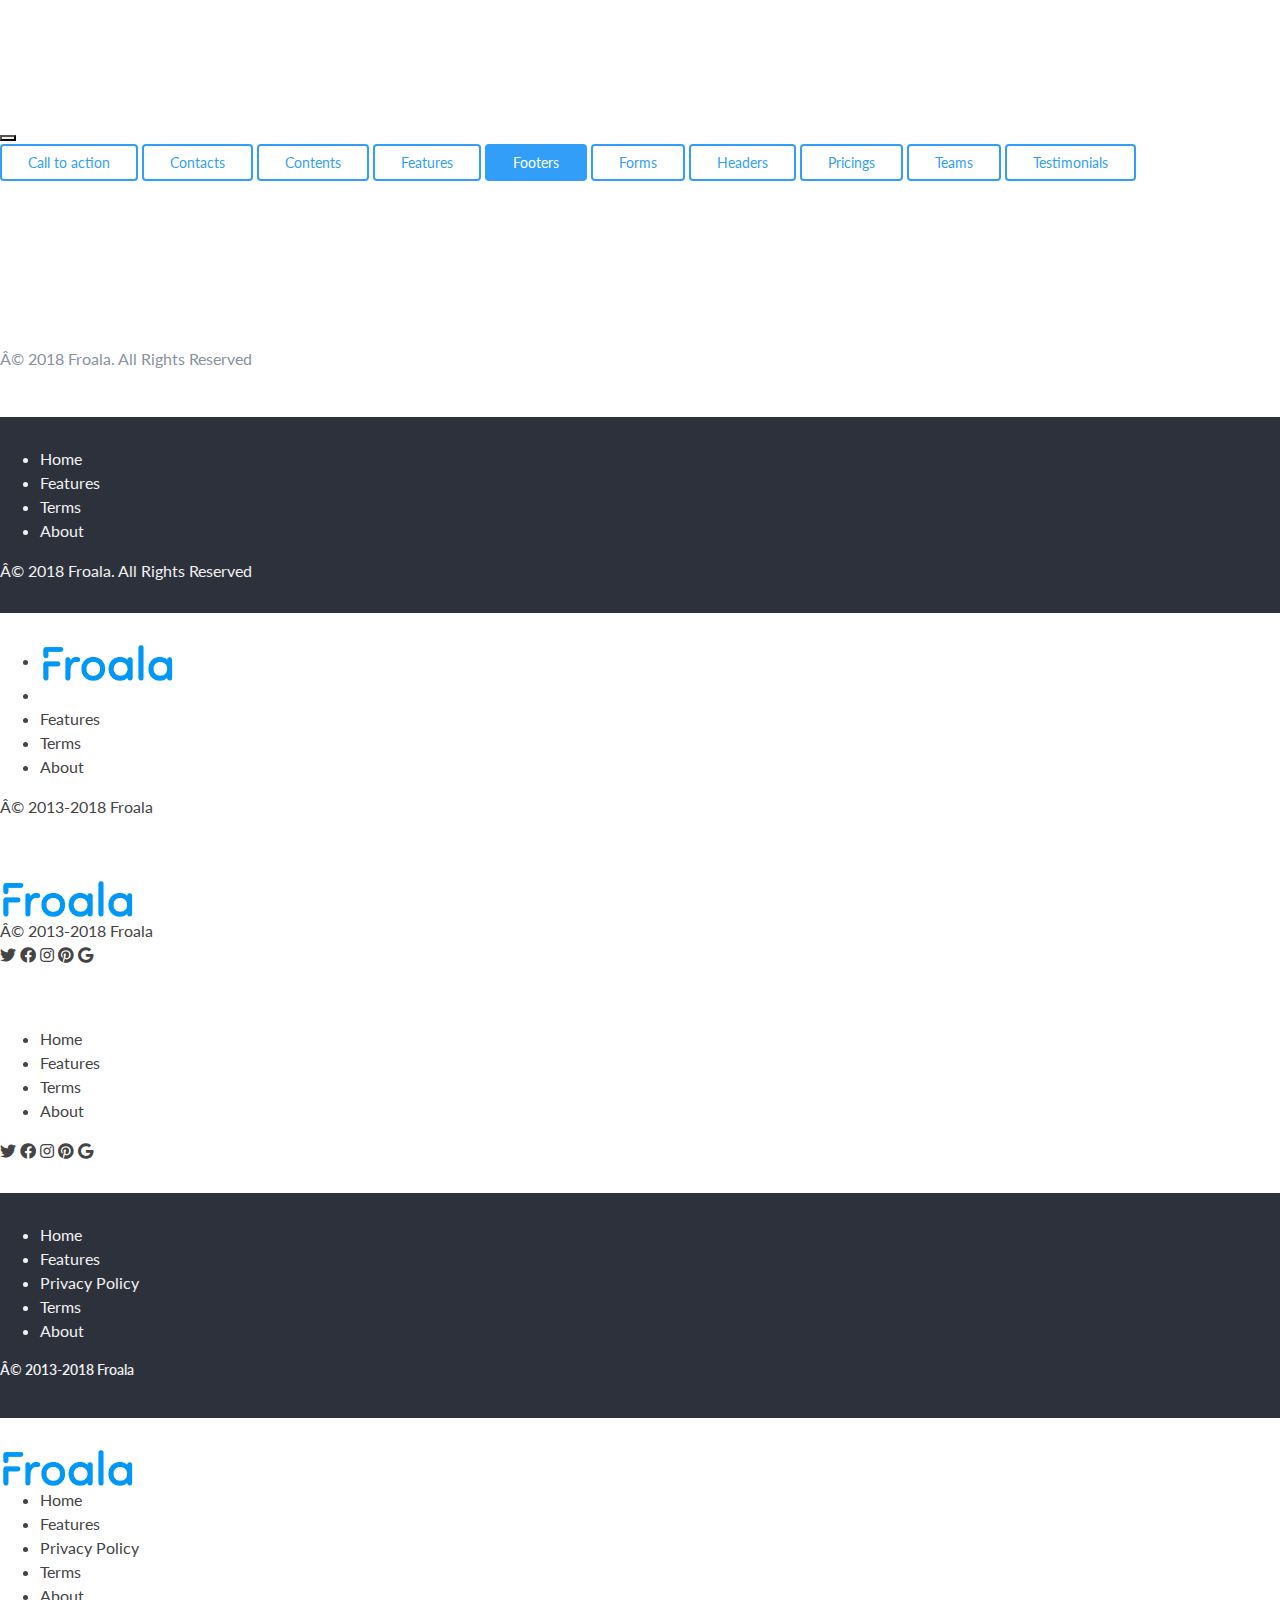
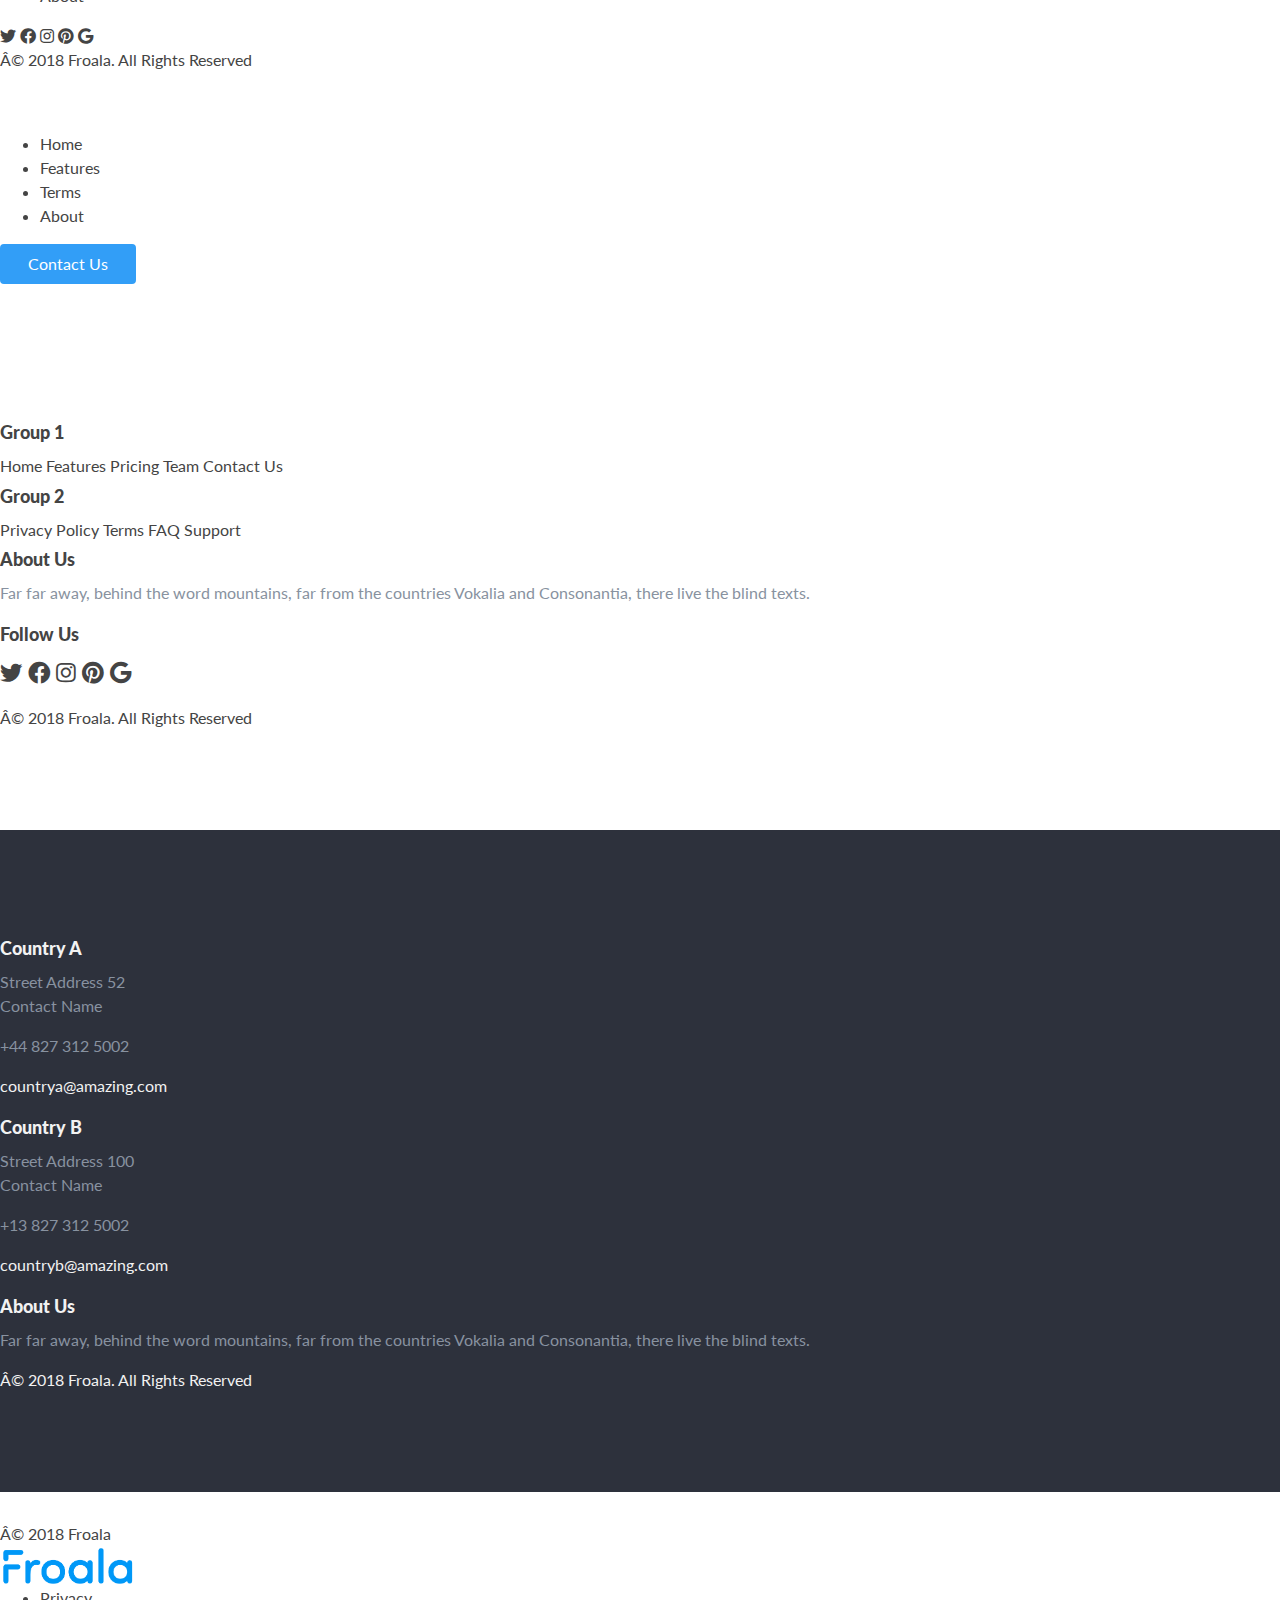
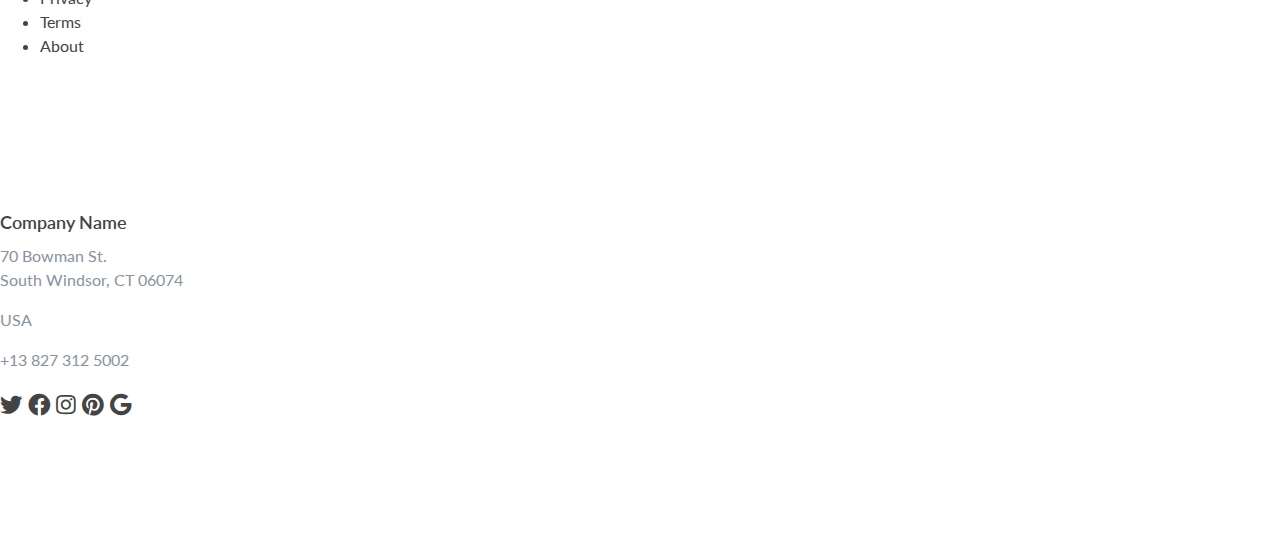
<file: footers.html>
<!DOCTYPE html>
<html>
  <head>
    <title>Froala Design Blocks - Footers</title>
    <meta name="viewport" content="width=device-width, height=device-height, initial-scale=1.0">
    <link rel="stylesheet" href="https://stackpath.bootstrapcdn.com/bootstrap/4.1.3/css/bootstrap.min.css" integrity="sha384-MCw98/SFnGE8fJT3GXwEOngsV7Zt27NXFoaoApmYm81iuXoPkFOJwJ8ERdknLPMO" crossorigin="anonymous">
    <link href="https://fonts.googleapis.com/css?family=Lato" rel="stylesheet">
    <link rel="stylesheet" href="https://use.fontawesome.com/releases/v5.3.1/css/all.css">
    <link type="text/css" rel="stylesheet" href="css/froala_blocks.css">
    <style>
      .fdb-block {
        border-bottom: 1px solid var(--light);
      }
    </style>
  </head>
  <body><style>
  #navigator {
    position: sticky;
    top: 0;
    z-index: 1000;
  }

  #navigator .navbar-toggler-icon {
    background-image: url("data:image/svg+xml;charset=utf8,%3Csvg viewBox='0 0 30 30' xmlns='http://www.w3.org/2000/svg'%3E%3Cpath stroke='rgba(0, 0, 0, 0.5)' stroke-width='2' stroke-linecap='round' stroke-miterlimit='10' d='M4 7h22M4 15h22M4 23h22'/%3E%3C/svg%3E");
  }

  @media (max-width: 720px) {
    #navigator {
      border-bottom: 1px solid #ccc;
    }
  }

  #navigator a {
    font-size: 14px;
  }

  #navigator+section {
    padding: 250px 0;
  }

</style>

<section class="fdb-block p-2" id="navigator">
  <div class="container-fluid">
    <nav class="navbar navbar-expand-md">
      <button class="navbar-toggler mr-auto ml-auto" type="button" data-toggle="collapse" data-target="#navbarNav0" aria-controls="navbarNav0" aria-expanded="false" aria-label="Toggle navigation">
        <span class="navbar-toggler-icon"></span>
      </button>
      <div class="collapse navbar-collapse mt-2 mt-md-0" id="navbarNav0">
        <p class="m-auto">
          <a class="btn btn-outline-primary m-1" href="call-to-action.html">Call to action</a>
          <a class="btn btn-outline-primary m-1" href="contacts.html">Contacts</a>
          <a class="btn btn-outline-primary m-1" href="contents.html">Contents</a>
          <a class="btn btn-outline-primary m-1" href="features.html">Features</a>
          <a class="btn btn-outline-primary m-1" href="footers.html">Footers</a>
          <a class="btn btn-outline-primary m-1" href="forms.html">Forms</a>
          <a class="btn btn-outline-primary m-1" href="headers.html">Headers</a>
          <a class="btn btn-outline-primary m-1" href="pricings.html">Pricings</a>
          <a class="btn btn-outline-primary m-1" href="teams.html">Teams</a>
          <a class="btn btn-outline-primary m-1" href="testimonials.html">Testimonials</a>
        </p>
      </div>
    </nav>
  </div>
</section>

<script>
  var page = window.location.pathname.split('/')
  page = page[page.length - 1]

  var nav = document.querySelector('a[href="' + page + '"]')
  if (nav) {
    nav.classList.add('active')
  }

</script>

    <!-- Footers 1 -->
    <footer class="fdb-block footer-small">
      <div class="container">
        <div class="row text-center">
          <div class="col">
            <p>© 2018 Froala. All Rights Reserved</p>
          </div>
        </div>
      </div>
    </footer>
    
    <!-- Footers 2 -->
    <footer class="fdb-block footer-small bg-dark">
      <div class="container">
        <div class="row align-items-center">
          <div class="col-12 col-md-8">
            <ul class="nav justify-content-center justify-content-md-start">
              <li class="nav-item">
                <a class="nav-link active" href="https://www.froala.com">Home</a>
              </li>
              <li class="nav-item">
                <a class="nav-link" href="https://www.froala.com">Features</a>
              </li>
              <li class="nav-item">
                <a class="nav-link" href="https://www.froala.com">Terms</a>
              </li>
              <li class="nav-item">
                <a class="nav-link" href="https://www.froala.com">About</a>
              </li>
            </ul>
          </div>
    
          <div class="col-12 col-md-4 mt-4 mt-md-0 text-center text-md-right">
            © 2018 Froala. All Rights Reserved
          </div>
        </div>
      </div>
    </footer>
    
    <!-- Footers 3 -->
    <footer class="fdb-block footer-small">
      <div class="container">
        <div class="row text-center align-items-center">
          <div class="col-12 col-md-8">
            <ul class="nav justify-content-center justify-content-md-start align-items-center">
              <li class="nav-item">
                <a class="nav-link active" href="https://www.froala.com">
                    <img alt="image" src="./imgs/logo.png" height="40">
                  </a>
              </li>
              <li class="w-100 d-block d-sm-none"></li>
              <li class="nav-item">
                <a class="nav-link" href="https://www.froala.com">Features</a>
              </li>
              <li class="nav-item">
                <a class="nav-link" href="https://www.froala.com">Terms</a>
              </li>
              <li class="nav-item">
                <a class="nav-link" href="https://www.froala.com">About</a>
              </li>
            </ul>
          </div>
    
          <div class="col-12 col-md-4 mt-4 mt-md-0 text-md-right">
            © 2013-2018 Froala
          </div>
        </div>
      </div>
    </footer>
    
    <!-- Footers 4 -->
    <footer class="fdb-block footer-small">
      <div class="container">
        <div class="row text-center align-items-center">
          <div class="col-12 col-sm-6 col-md-4 text-sm-left">
            <img alt="image" src="./imgs/logo.png" height="40">
          </div>
    
          <div class="col-12 col-sm-6 col-md-4 mt-4 mt-sm-0 text-center text-sm-right text-md-center">
            © 2013-2018 Froala
          </div>
    
          <div class="col-12 col-md-4 mt-4 mt-md-0 text-center text-md-right">
            <a href="https://www.froala.com" class="mx-2"><i class="fab fa-twitter" aria-hidden="true"></i></a>
            <a href="https://www.froala.com" class="mx-2"><i class="fab fa-facebook" aria-hidden="true"></i></a>
            <a href="https://www.froala.com" class="mx-2"><i class="fab fa-instagram" aria-hidden="true"></i></a>
            <a href="https://www.froala.com" class="mx-2"><i class="fab fa-pinterest" aria-hidden="true"></i></a>
            <a href="https://www.froala.com" class="mx-2"><i class="fab fa-google" aria-hidden="true"></i></a>
          </div>
        </div>
      </div>
    </footer>
    
    <!-- Footers 5 -->
    <footer class="fdb-block footer-small">
      <div class="container">
        <div class="row align-items-center">
          <div class="col-12 col-md-6">
            <ul class="nav justify-content-center justify-content-md-start">
              <li class="nav-item">
                <a class="nav-link active" href="https://www.froala.com">Home</a>
              </li>
              <li class="nav-item">
                <a class="nav-link" href="https://www.froala.com">Features</a>
              </li>
              <li class="nav-item">
                <a class="nav-link" href="https://www.froala.com">Terms</a>
              </li>
              <li class="nav-item">
                <a class="nav-link" href="https://www.froala.com">About</a>
              </li>
            </ul>
          </div>
    
          <div class="col-12 col-md-6 mt-4 mt-md-0 text-center text-md-right">
            <a href="https://www.froala.com" class="mx-2"><i class="fab fa-twitter" aria-hidden="true"></i></a>
            <a href="https://www.froala.com" class="mx-2"><i class="fab fa-facebook" aria-hidden="true"></i></a>
            <a href="https://www.froala.com" class="mx-2"><i class="fab fa-instagram" aria-hidden="true"></i></a>
            <a href="https://www.froala.com" class="mx-2"><i class="fab fa-pinterest" aria-hidden="true"></i></a>
            <a href="https://www.froala.com" class="mx-2"><i class="fab fa-google" aria-hidden="true"></i></a>
          </div>
        </div>
      </div>
    </footer>
    
    <!-- Footers 6 -->
    <footer class="fdb-block footer-small bg-dark">
      <div class="container">
        <div class="row text-center align-items-center">
          <div class="col">
            <ul class="nav justify-content-center">
              <li class="nav-item">
                <a class="nav-link active" href="https://www.froala.com">Home</a>
              </li>
              <li class="nav-item">
                <a class="nav-link" href="https://www.froala.com">Features</a>
              </li>
              <li class="nav-item">
                <a class="nav-link" href="https://www.froala.com">Privacy Policy</a>
              </li>
              <li class="nav-item">
                <a class="nav-link" href="https://www.froala.com">Terms</a>
              </li>
              <li class="nav-item">
                <a class="nav-link" href="https://www.froala.com">About</a>
              </li>
            </ul>
    
            <p class="h5 mt-5">© 2013-2018 Froala</p>
          </div>
        </div>
      </div>
    </footer>
    
    <!-- Footers 7 -->
    <footer class="fdb-block footer-small">
      <div class="container">
        <div class="row text-center align-items-center">
          <div class="col-12 col-lg-2 text-lg-left">
            <img alt="image" src="./imgs/logo.png" height="40">
          </div>
    
          <div class="col mt-4 mt-lg-0 text-center">
            <ul class="nav justify-content-center">
              <li class="nav-item">
                <a class="nav-link active" href="https://www.froala.com">Home</a>
              </li>
              <li class="nav-item">
                <a class="nav-link" href="https://www.froala.com">Features</a>
              </li>
              <li class="nav-item">
                <a class="nav-link" href="https://www.froala.com">Privacy Policy</a>
              </li>
              <li class="nav-item">
                <a class="nav-link" href="https://www.froala.com">Terms</a>
              </li>
              <li class="nav-item">
                <a class="nav-link" href="https://www.froala.com">About</a>
              </li>
            </ul>
          </div>
    
          <div class="col-12 col-lg-2 mt-4 mt-lg-0 text-lg-right">
            <a href="https://www.froala.com" class="mx-2"><i class="fab fa-twitter" aria-hidden="true"></i></a>
            <a href="https://www.froala.com" class="mx-2"><i class="fab fa-facebook" aria-hidden="true"></i></a>
            <a href="https://www.froala.com" class="mx-2"><i class="fab fa-instagram" aria-hidden="true"></i></a>
            <a href="https://www.froala.com" class="mx-2"><i class="fab fa-pinterest" aria-hidden="true"></i></a>
            <a href="https://www.froala.com" class="mx-2"><i class="fab fa-google" aria-hidden="true"></i></a>
          </div>
        </div>
    
        <div class="row mt-4">
          <div class="col text-center">
            © 2018 Froala. All Rights Reserved
          </div>
        </div>
      </div>
    </footer>
    
    <!-- Footers 8 -->
    <footer class="fdb-block footer-small">
      <div class="container">
        <div class="row align-items-center">
          <div class="col-12 col-md-6">
            <ul class="nav justify-content-center justify-content-md-start">
              <li class="nav-item">
                <a class="nav-link active" href="https://www.froala.com">Home</a>
              </li>
              <li class="nav-item">
                <a class="nav-link" href="https://www.froala.com">Features</a>
              </li>
              <li class="nav-item">
                <a class="nav-link" href="https://www.froala.com">Terms</a>
              </li>
              <li class="nav-item">
                <a class="nav-link" href="https://www.froala.com">About</a>
              </li>
            </ul>
          </div>
    
          <div class="col mt-4 mt-md-0 text-center text-md-right">
            <a href="https://www.froala.com" class="btn btn-primary">Contact Us</a>
          </div>
        </div>
      </div>
    </footer>
    
    <!-- Footers 9 -->
    <footer class="fdb-block footer-large">
      <div class="container">
        <div class="row align-items-top text-center">
          <div class="col-12 col-sm-6 col-md-4 col-lg-3 text-sm-left">
            <h3><strong>Group 1</strong></h3>
            <nav class="nav flex-column">
              <a class="nav-link active" href="https://www.froala.com">Home</a>
              <a class="nav-link" href="https://www.froala.com">Features</a>
              <a class="nav-link" href="https://www.froala.com">Pricing</a>
              <a class="nav-link" href="https://www.froala.com">Team</a>
              <a class="nav-link" href="https://www.froala.com">Contact Us</a>
            </nav>
          </div>
    
          <div class="col-12 col-sm-6 col-md-4 col-lg-3 mt-5 mt-sm-0 text-sm-left">
            <h3><strong>Group 2</strong></h3>
            <nav class="nav flex-column">
              <a class="nav-link active" href="https://www.froala.com">Privacy Policy</a>
              <a class="nav-link" href="https://www.froala.com">Terms</a>
              <a class="nav-link" href="https://www.froala.com">FAQ</a>
              <a class="nav-link" href="https://www.froala.com">Support</a>
            </nav>
          </div>
    
          <div class="col-12 col-md-4 col-lg-3 text-md-left mt-5 mt-md-0">
            <h3><strong>About Us</strong></h3>
            <p>Far far away, behind the word mountains, far from the countries Vokalia and Consonantia, there live the blind texts.</p>
          </div>
    
          <div class="col-12 col-lg-2 ml-auto text-lg-left mt-4 mt-lg-0">
            <h3><strong>Follow Us</strong></h3>
            <p class="lead">
              <a href="https://www.froala.com" class="mx-2"><i class="fab fa-twitter" aria-hidden="true"></i></a>
              <a href="https://www.froala.com" class="mx-2"><i class="fab fa-facebook" aria-hidden="true"></i></a>
              <a href="https://www.froala.com" class="mx-2"><i class="fab fa-instagram" aria-hidden="true"></i></a>
              <a href="https://www.froala.com" class="mx-2"><i class="fab fa-pinterest" aria-hidden="true"></i></a>
              <a href="https://www.froala.com" class="mx-2"><i class="fab fa-google" aria-hidden="true"></i></a>
            </p>
          </div>
        </div>
    
        <div class="row mt-3">
          <div class="col text-center">
            © 2018 Froala. All Rights Reserved
          </div>
        </div>
      </div>
    </footer>
    
    <!-- Footers 10 -->
    <footer class="fdb-block footer-large bg-dark">
      <div class="container">
        <div class="row align-items-top text-center text-md-left">
          <div class="col-12 col-sm-6 col-md-4">
            <h3><strong>Country A</strong></h3>
            <p>Street Address 52<br>Contact Name</p>
            <p>+44 827 312 5002</p>
            <p><a href="https://www.froala.com">countrya@amazing.com</a></p>
          </div>
    
          <div class="col-12 col-sm-6 col-md-4 mt-4 mt-sm-0">
            <h3><strong>Country B</strong></h3>
            <p>Street Address 100<br>Contact Name</p>
            <p>+13 827 312 5002</p>
            <p><a href="https://www.froala.com">countryb@amazing.com</a></p>
          </div>
    
          <div class="col-12 col-md-4 mt-5 mt-md-0 text-md-left">
            <h3><strong>About Us</strong></h3>
            <p>Far far away, behind the word mountains, far from the countries Vokalia and Consonantia, there live the blind texts.</p>
          </div>
        </div>
    
        <div class="row mt-5">
          <div class="col text-center">
            © 2018 Froala. All Rights Reserved
          </div>
        </div>
      </div>
    </footer>
    
    <!-- Footers 11 -->
    <footer class="fdb-block footer-small">
      <div class="container">
        <div class="row align-items-center text-center">
          <div class="col-12 col-lg-4 text-lg-left">
            © 2018 Froala
          </div>
    
          <div class="col-12 col-lg-4 mt-4 mt-lg-0">
            <img alt="image" src="./imgs/logo.png" height="40">
          </div>
    
          <div class="col-12 col-lg-4 text-lg-right mt-4 mt-lg-0">
            <ul class="nav justify-content-lg-end justify-content-center">
              <li class="nav-item">
                <a class="nav-link" href="https://www.froala.com">Privacy</a>
              </li>
              <li class="nav-item">
                <a class="nav-link" href="https://www.froala.com">Terms</a>
              </li>
              <li class="nav-item">
                <a class="nav-link" href="https://www.froala.com">About</a>
              </li>
            </ul>
          </div>
        </div>
      </div>
    </footer>
    
    <!-- Footers 12 -->
    <footer class="fdb-block footer-large">
      <div class="container">
        <div class="row text-center">
          <div class="col">
            <h3>Company Name</h3>
            <p>70 Bowman St.<br>South Windsor, CT 06074</p>
            <p>USA</p>
            <p>+13 827 312 5002</p>
          </div>
        </div>
    
        <div class="row mt-4">
          <div class="col text-center">
            <p class="lead">
              <a href="https://www.froala.com" class="mx-2"><i class="fab fa-twitter" aria-hidden="true"></i></a>
              <a href="https://www.froala.com" class="mx-2"><i class="fab fa-facebook" aria-hidden="true"></i></a>
              <a href="https://www.froala.com" class="mx-2"><i class="fab fa-instagram" aria-hidden="true"></i></a>
              <a href="https://www.froala.com" class="mx-2"><i class="fab fa-pinterest" aria-hidden="true"></i></a>
              <a href="https://www.froala.com" class="mx-2"><i class="fab fa-google" aria-hidden="true"></i></a>
            </p>
          </div>
        </div>
      </div>
    </footer>
    
  </body>
</html>
</file>
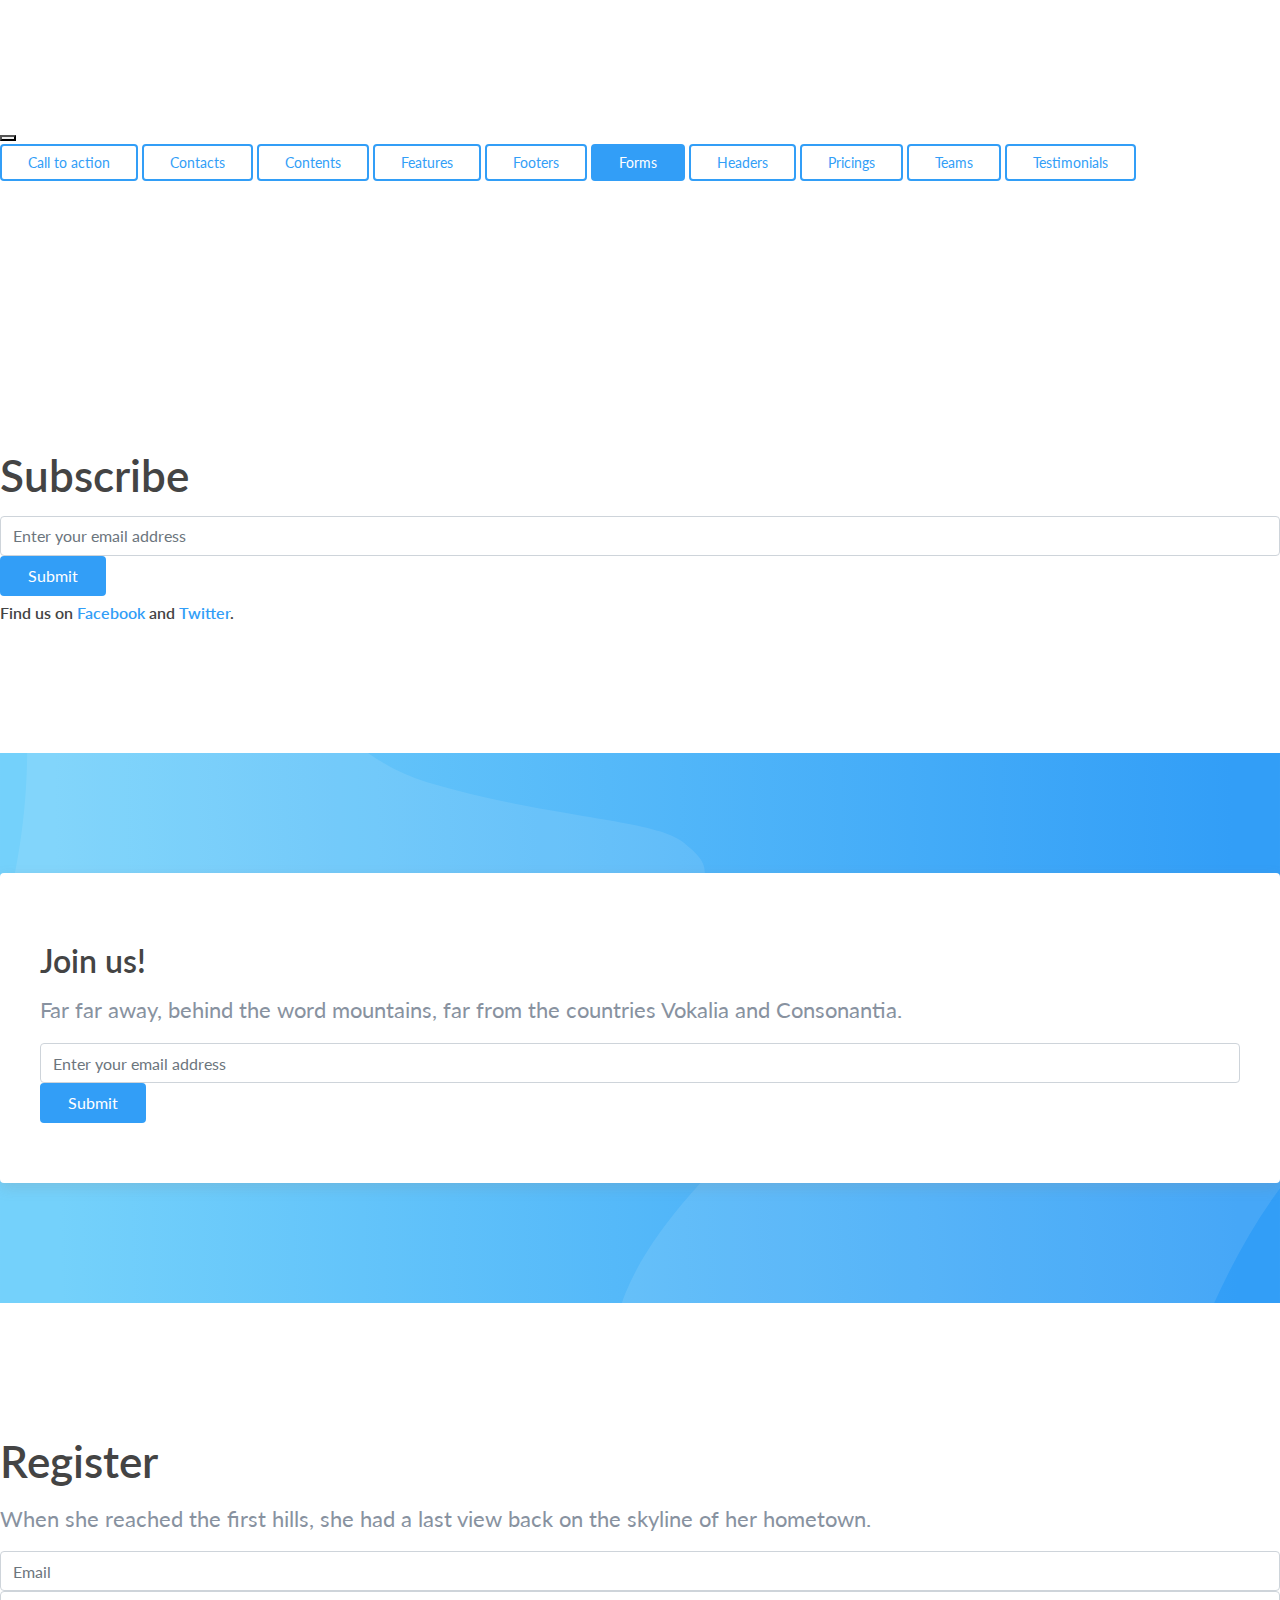
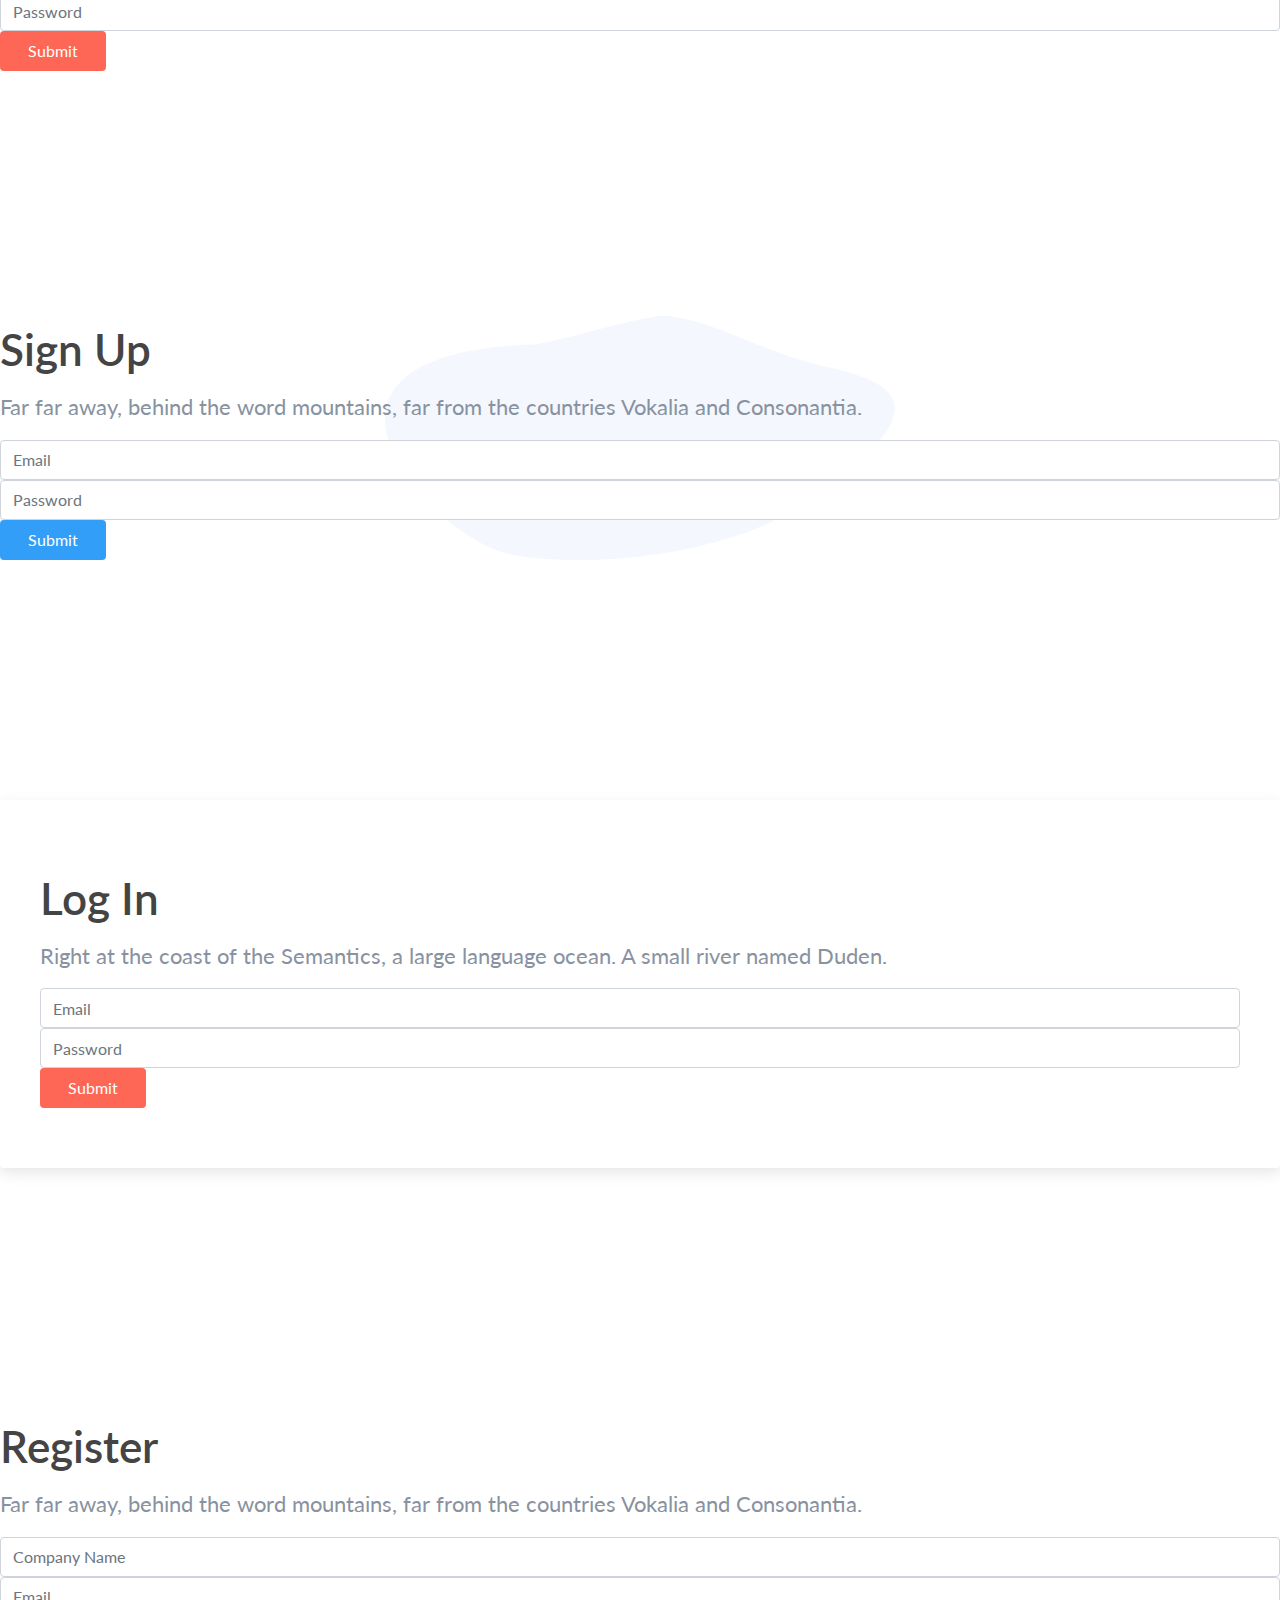
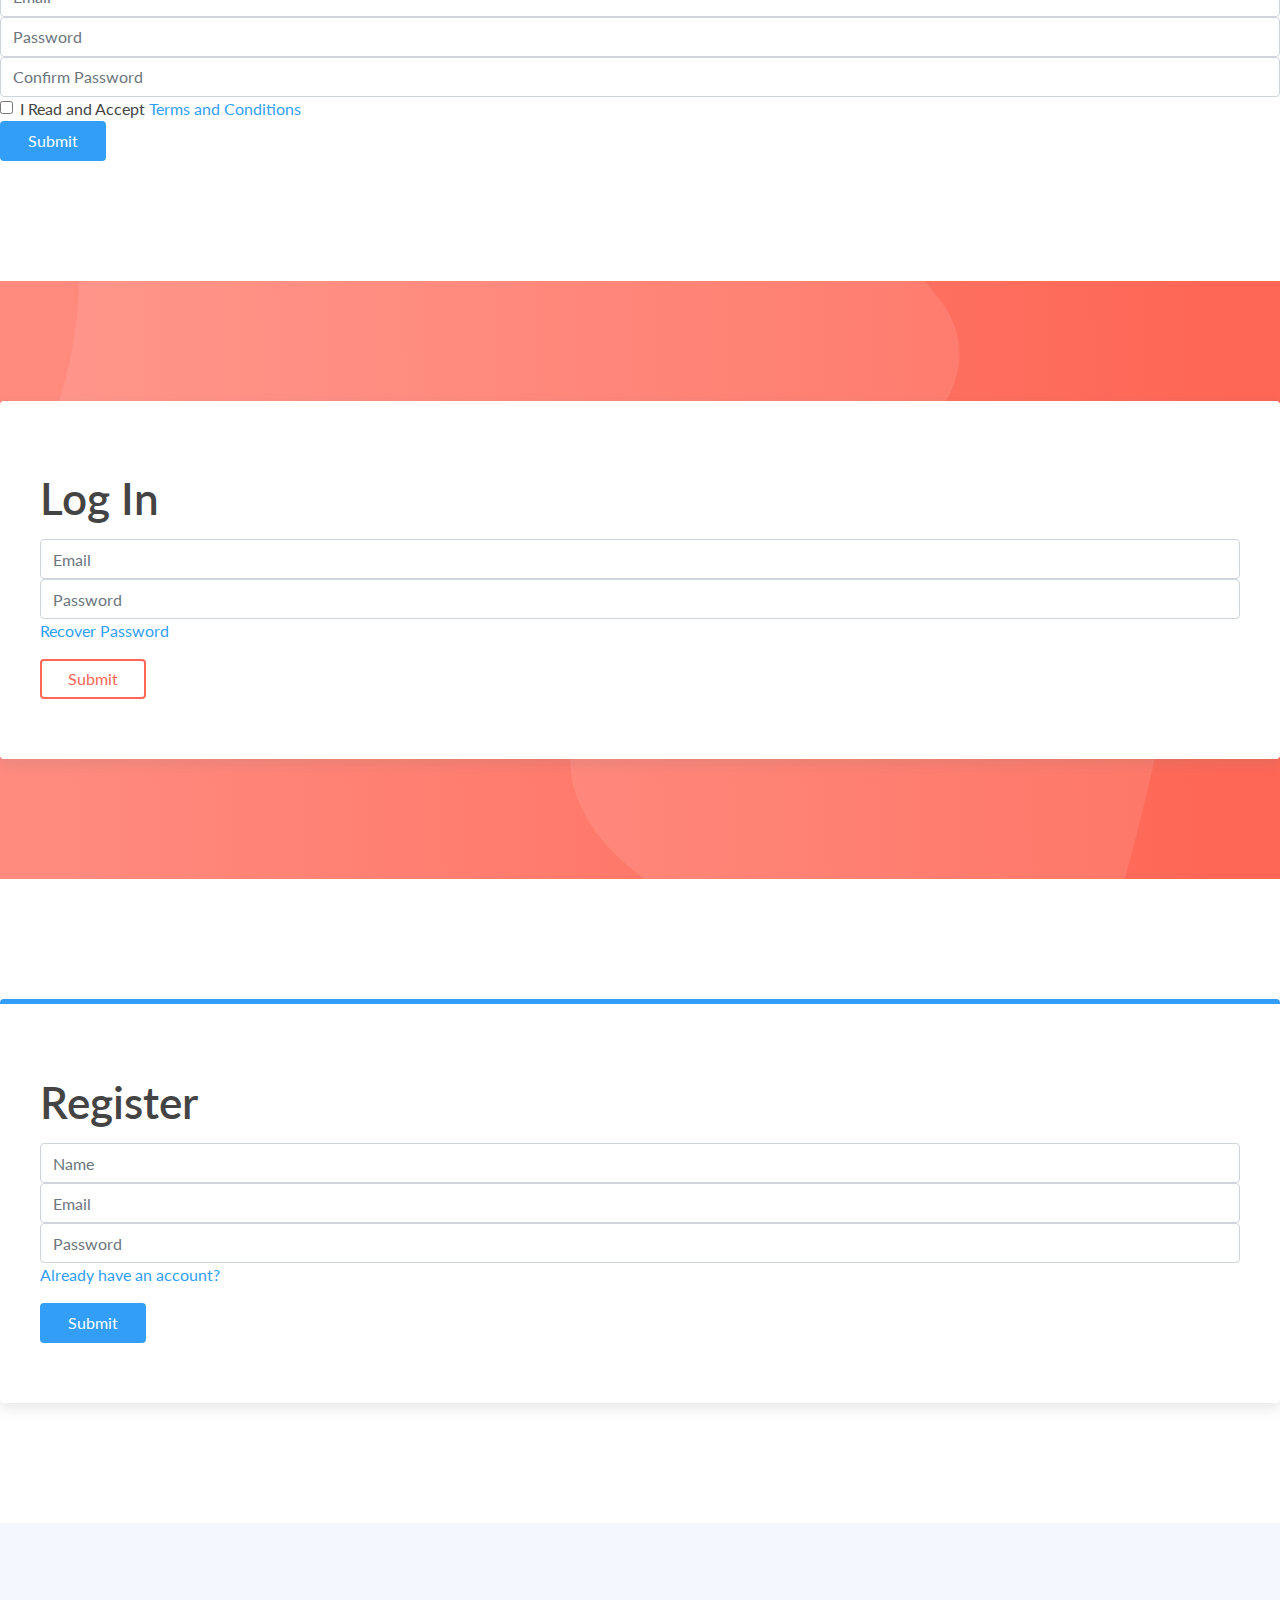
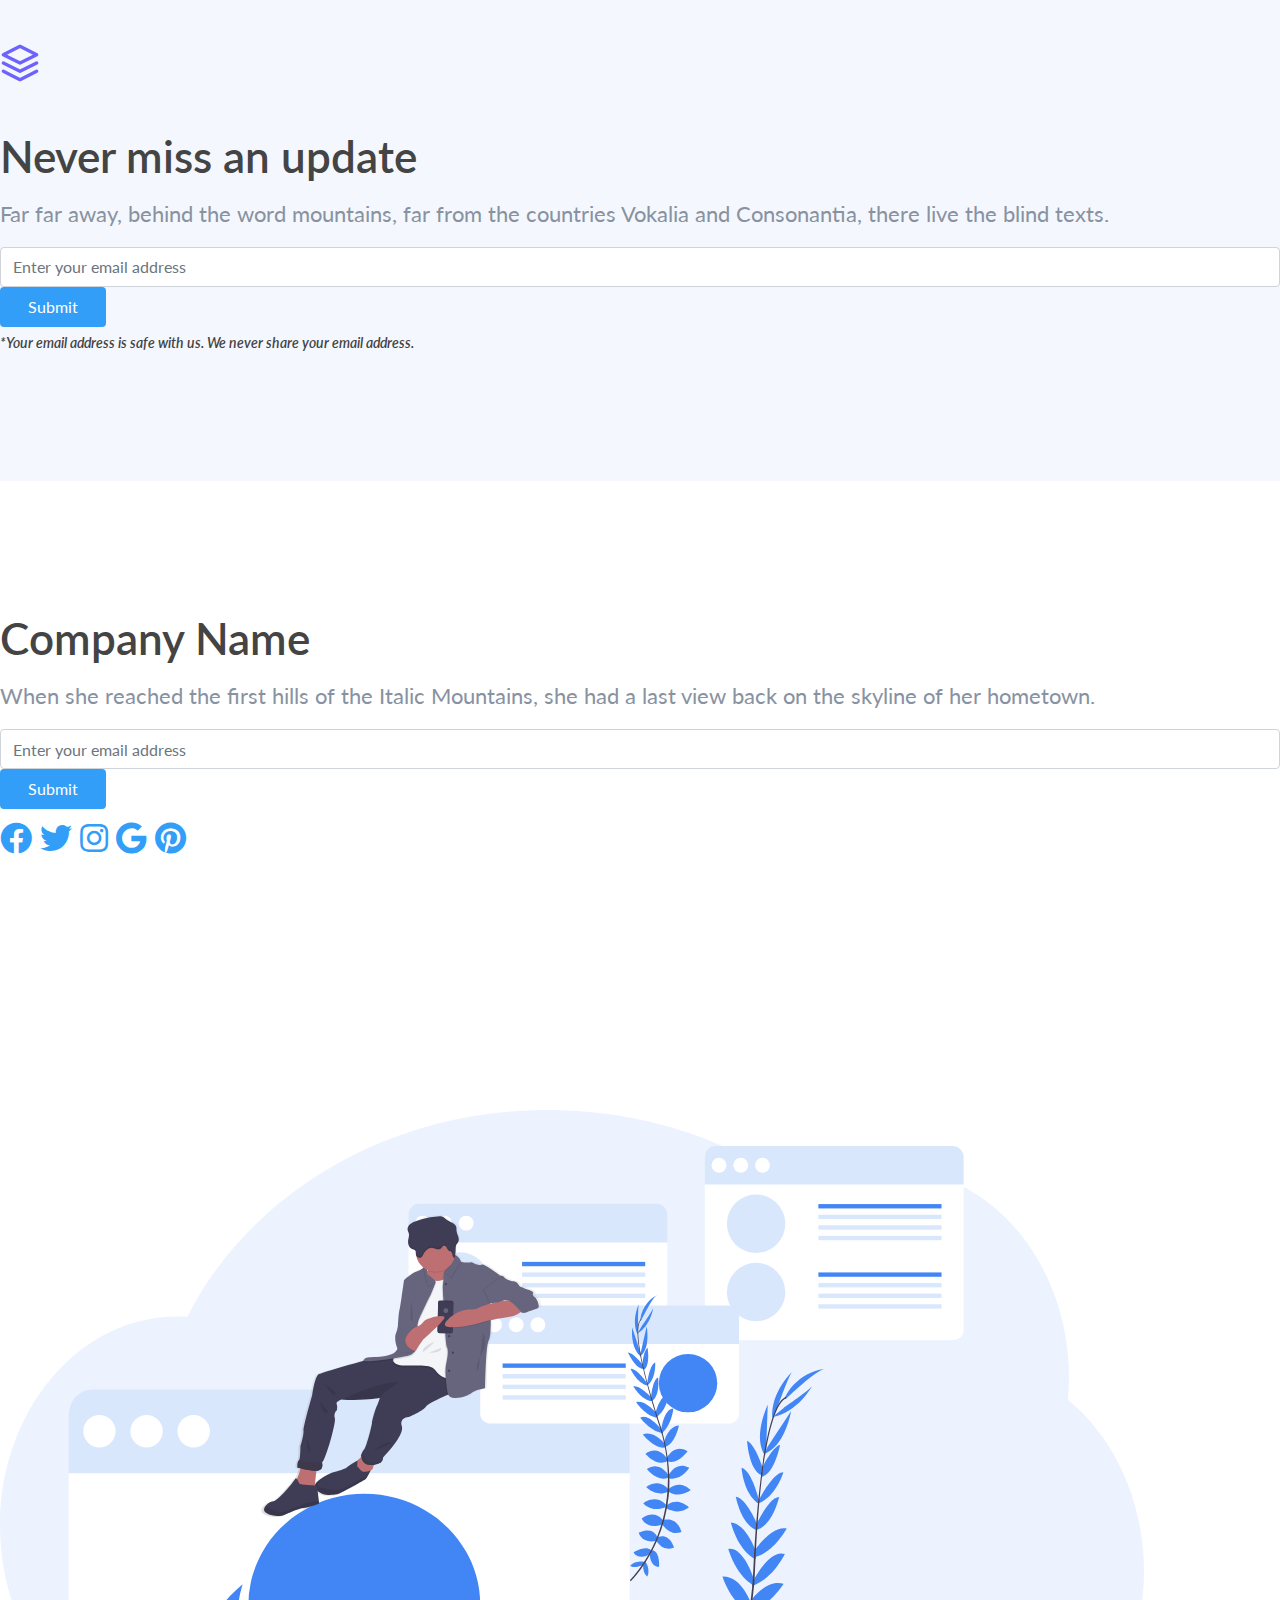
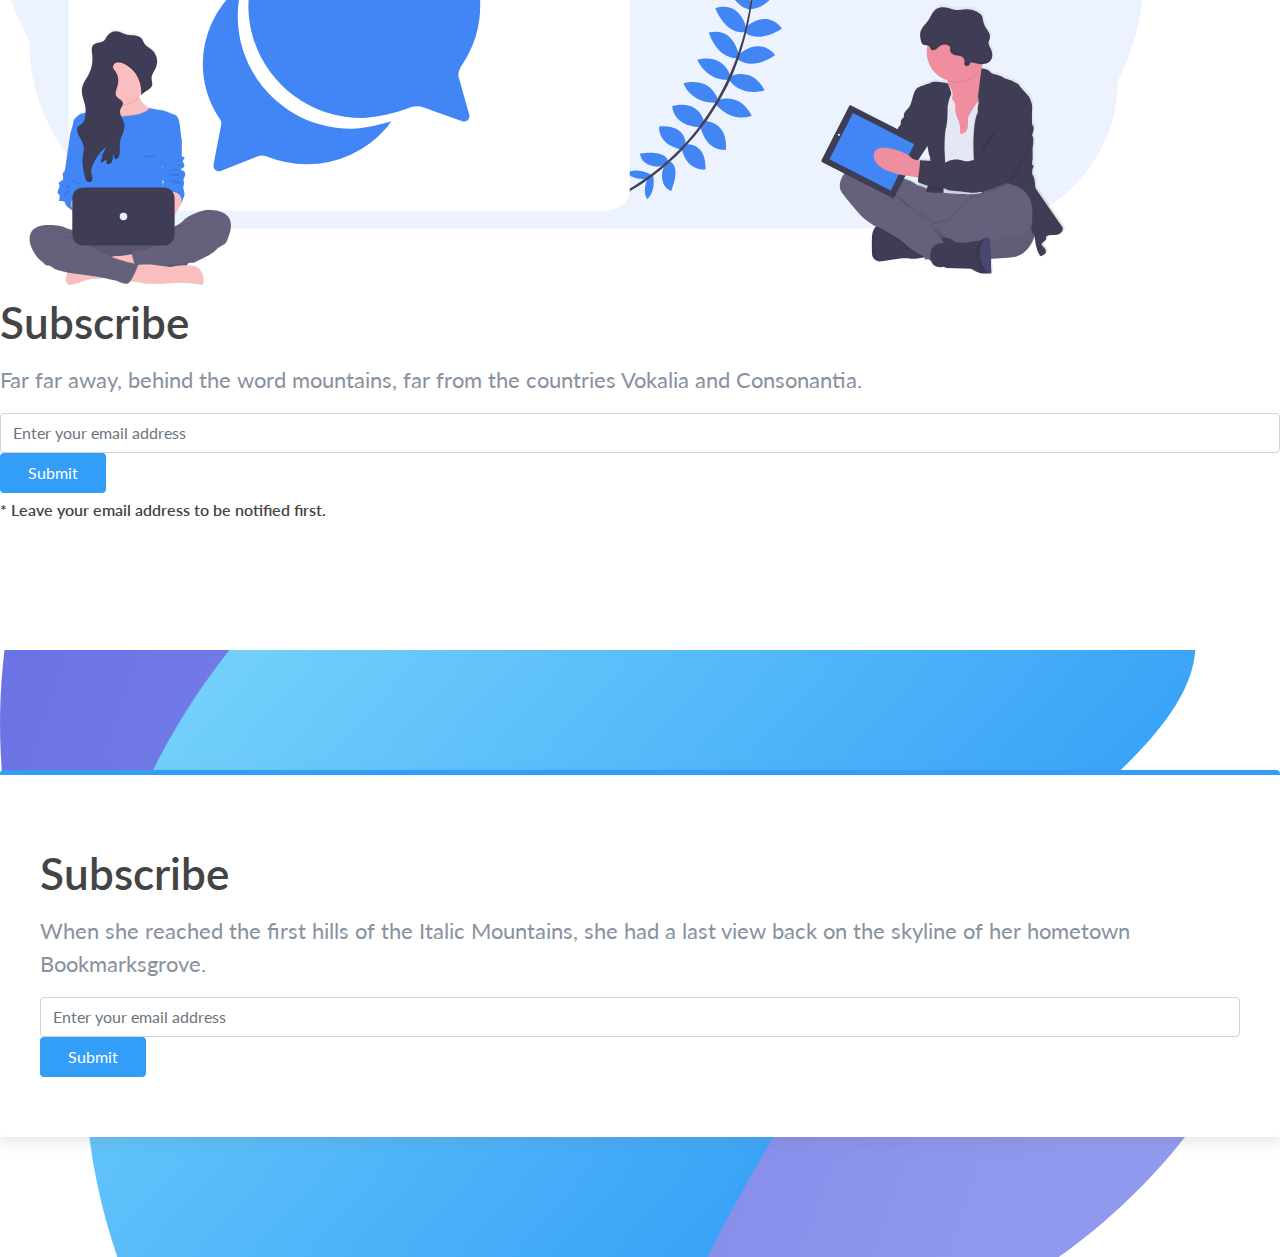
<file: forms.html>
<!DOCTYPE html>
<html>
  <head>
    <title>Froala Design Blocks - Forms</title>
    <meta name="viewport" content="width=device-width, height=device-height, initial-scale=1.0">
    <link rel="stylesheet" href="https://stackpath.bootstrapcdn.com/bootstrap/4.1.3/css/bootstrap.min.css" integrity="sha384-MCw98/SFnGE8fJT3GXwEOngsV7Zt27NXFoaoApmYm81iuXoPkFOJwJ8ERdknLPMO" crossorigin="anonymous">
    <link href="https://fonts.googleapis.com/css?family=Lato" rel="stylesheet">
    <link rel="stylesheet" href="https://use.fontawesome.com/releases/v5.3.1/css/all.css">
    <link type="text/css" rel="stylesheet" href="css/froala_blocks.css">
    <style>
      .fdb-block {
        border-bottom: 1px solid var(--light);
      }
    </style>
  </head>
  <body><style>
  #navigator {
    position: sticky;
    top: 0;
    z-index: 1000;
  }

  #navigator .navbar-toggler-icon {
    background-image: url("data:image/svg+xml;charset=utf8,%3Csvg viewBox='0 0 30 30' xmlns='http://www.w3.org/2000/svg'%3E%3Cpath stroke='rgba(0, 0, 0, 0.5)' stroke-width='2' stroke-linecap='round' stroke-miterlimit='10' d='M4 7h22M4 15h22M4 23h22'/%3E%3C/svg%3E");
  }

  @media (max-width: 720px) {
    #navigator {
      border-bottom: 1px solid #ccc;
    }
  }

  #navigator a {
    font-size: 14px;
  }

  #navigator+section {
    padding: 250px 0;
  }

</style>

<section class="fdb-block p-2" id="navigator">
  <div class="container-fluid">
    <nav class="navbar navbar-expand-md">
      <button class="navbar-toggler mr-auto ml-auto" type="button" data-toggle="collapse" data-target="#navbarNav0" aria-controls="navbarNav0" aria-expanded="false" aria-label="Toggle navigation">
        <span class="navbar-toggler-icon"></span>
      </button>
      <div class="collapse navbar-collapse mt-2 mt-md-0" id="navbarNav0">
        <p class="m-auto">
          <a class="btn btn-outline-primary m-1" href="call-to-action.html">Call to action</a>
          <a class="btn btn-outline-primary m-1" href="contacts.html">Contacts</a>
          <a class="btn btn-outline-primary m-1" href="contents.html">Contents</a>
          <a class="btn btn-outline-primary m-1" href="features.html">Features</a>
          <a class="btn btn-outline-primary m-1" href="footers.html">Footers</a>
          <a class="btn btn-outline-primary m-1" href="forms.html">Forms</a>
          <a class="btn btn-outline-primary m-1" href="headers.html">Headers</a>
          <a class="btn btn-outline-primary m-1" href="pricings.html">Pricings</a>
          <a class="btn btn-outline-primary m-1" href="teams.html">Teams</a>
          <a class="btn btn-outline-primary m-1" href="testimonials.html">Testimonials</a>
        </p>
      </div>
    </nav>
  </div>
</section>

<script>
  var page = window.location.pathname.split('/')
  page = page[page.length - 1]

  var nav = document.querySelector('a[href="' + page + '"]')
  if (nav) {
    nav.classList.add('active')
  }

</script>

    <!-- Forms 1 -->
    <section class="fdb-block">
      <div class="container">
        <div class="row justify-content-center">
          <div class="col-12 col-md-8 col-lg-6 text-center">
            <h1>Subscribe</h1>
            <div class="input-group mt-4 mb-4">
              <input type="text" class="form-control" placeholder="Enter your email address">
              <div class="input-group-append">
                <button class="btn btn-primary" type="button">Submit</button>
              </div>
            </div>
    
            <p class="h4">Find us on <a href="https://www.froala.com">Facebook</a> and <a href="https://www.froala.com">Twitter</a>.</p>
          </div>
        </div>
      </div>
    </section>
    
    <!-- Forms 2 -->
    <section class="fdb-block" style="background-image: url(imgs/hero/blue.svg);">
      <div class="container">
        <div class="fdb-box">
          <div class="row justify-content-center align-items-center">
            <div class="col-12 col-lg-6">
              <h2>Join us!</h2>
              <p class="lead">Far far away, behind the word mountains, far from the countries Vokalia and Consonantia. </p>
            </div>
            <div class="col-12 col-lg-5 text-center">
              <div class="input-group mt-4">
                <input type="text" class="form-control" placeholder="Enter your email address">
                <div class="input-group-append">
                  <button class="btn btn-primary" type="button">Submit</button>
                </div>
              </div>
            </div>
          </div>
        </div>
      </div>
    </section>
    
    <!-- Forms 3 -->
    <section class="fdb-block">
      <div class="container">
        <div class="row justify-content-center">
          <div class="col-12 col-lg-10 col-xl-8 text-center">
            <div class="row">
              <div class="col">
                <h1>Register</h1>
                <p class="lead">When she reached the first hills, she had a last view back on the skyline of her hometown.</p>
              </div>
            </div>
            <div class="row align-items-center">
              <div class="col-12 col-md-5 mt-4">
                <input type="text" class="form-control" placeholder="Email">
              </div>
              <div class="col-12 col-md-5 mt-4">
                <input type="password" class="form-control" placeholder="Password">
              </div>
              <div class="col-12 col-md-2 mt-4">
                <button class="btn btn-secondary" type="button">Submit</button>
              </div>
            </div>
          </div>
        </div>
      </div>
    </section>
    
    <!-- Forms 4 -->
    <section class="fdb-block py-0">
      <div class="container py-5 my-5" style="background-image: url(imgs/shapes/6.svg);">
        <div class="row">
          <div class="col-12 col-md-8 col-lg-7 col-xl-5 text-left">
            <div class="row">
              <div class="col">
                <h1>Sign Up</h1>
                <p class="lead">Far far away, behind the word mountains, far from the countries Vokalia and Consonantia. </p>
              </div>
            </div>
            <div class="row">
              <div class="col mt-4">
                <input type="text" class="form-control" placeholder="Email">
              </div>
            </div>
            <div class="row mt-4">
              <div class="col">
                <input type="password" class="form-control" placeholder="Password">
              </div>
            </div>
            <div class="row mt-4">
              <div class="col">
                <button class="btn btn-primary" type="button">Submit</button>
              </div>
            </div>
          </div>
        </div>
      </div>
    </section>
    
    <!-- Forms 5 -->
    <section class="fdb-block py-0">
      <div class="container py-5 my-5" style="background-image: url(imgs/shapes/4.svg);">
        <div class=" row justify-content-end">
          <div class="col-12 col-md-8 col-lg-6 col-xl-5 text-left">
            <div class="fdb-box">
              <div class="row">
                <div class="col">
                  <h1>Log In</h1>
                  <p class="lead">Right at the coast of the Semantics, a large language ocean. A small river named Duden.</p>
                </div>
              </div>
              <div class="row">
                <div class="col mt-4">
                  <input type="text" class="form-control" placeholder="Email">
                </div>
              </div>
              <div class="row mt-4">
                <div class="col">
                  <input type="password" class="form-control" placeholder="Password">
                </div>
              </div>
              <div class="row mt-4">
                <div class="col">
                  <button class="btn btn-secondary" type="button">Submit</button>
                </div>
              </div>
            </div>
          </div>
        </div>
      </div>
    </section>
    
    <!-- Forms 6 -->
    <section class="fdb-block">
      <div class="container">
        <div class="row justify-content-center">
          <div class="col-12 col-md-8 col-lg-8 col-xl-6">
            <div class="row">
              <div class="col text-center">
                <h1>Register</h1>
                <p class="lead">Far far away, behind the word mountains, far from the countries Vokalia and Consonantia. </p>
              </div>
            </div>
            <div class="row align-items-center">
              <div class="col mt-4">
                <input type="text" class="form-control" placeholder="Company Name">
              </div>
            </div>
            <div class="row align-items-center mt-4">
              <div class="col">
                <input type="email" class="form-control" placeholder="Email">
              </div>
            </div>
            <div class="row align-items-center mt-4">
              <div class="col">
                <input type="password" class="form-control" placeholder="Password">
              </div>
              <div class="col">
                <input type="password" class="form-control" placeholder="Confirm Password">
              </div>
            </div>
            <div class="row justify-content-start mt-4">
              <div class="col">
                <div class="form-check">
                  <label class="form-check-label">
                      <input type="checkbox" class="form-check-input">
                      I Read and Accept <a href="https://www.froala.com">Terms and Conditions</a>
                    </label>
                </div>
    
                <button class="btn btn-primary mt-4">Submit</button>
              </div>
            </div>
          </div>
        </div>
      </div>
    </section>
    
    <!-- Forms 7 -->
    <section class="fdb-block" style="background-image: url(imgs/hero/red.svg);">
      <div class="container">
        <div class="row justify-content-center">
          <div class="col-12 col-md-8 col-lg-7 col-xl-5 text-center">
            <div class="fdb-box">
              <div class="row">
                <div class="col">
                  <h1>Log In</h1>
                </div>
              </div>
              <div class="row mt-4">
                <div class="col">
                  <input type="text" class="form-control" placeholder="Email">
                </div>
              </div>
              <div class="row mt-4">
                <div class="col">
                  <input type="password" class="form-control mb-1" placeholder="Password">
                  <p class="text-right"><a href="https://www.froala.com">Recover Password</a></p>
                </div>
              </div>
              <div class="row mt-4">
                <div class="col">
                  <button class="btn btn-outline-secondary" type="button">Submit</button>
                </div>
              </div>
            </div>
          </div>
        </div>
      </div>
    </section>
    
    <!-- Forms 8 -->
    <section class="fdb-block">
      <div class="container">
        <div class="row justify-content-center">
          <div class="col-12 col-md-8 col-lg-7 col-md-5 text-center">
            <div class="fdb-box fdb-touch">
              <div class="row">
                <div class="col">
                  <h1>Register</h1>
                </div>
              </div>
              <div class="row">
                <div class="col mt-4">
                  <input type="text" class="form-control" placeholder="Name">
                </div>
              </div>
              <div class="row mt-4">
                <div class="col">
                  <input type="text" class="form-control" placeholder="Email">
                </div>
              </div>
              <div class="row mt-4">
                <div class="col">
                  <input type="password" class="form-control mb-1" placeholder="Password">
                  <p class="text-right"><a href="https://www.froala.com">Already have an account?</a></p>
                </div>
              </div>
              <div class="row mt-4">
                <div class="col">
                  <button class="btn btn-primary" type="button">Submit</button>
                </div>
              </div>
            </div>
          </div>
        </div>
      </div>
    </section>
    
    <!-- Forms 9 -->
    <section class="fdb-block bg-gray">
      <div class="container">
        <div class="row justify-content-center">
          <div class="col-12  col-md-10 col-lg-8 col-xl-6 text-center">
            <img alt="image" height="40" src="./imgs/icons/layers.svg">
            <h1>Never miss an update</h1>
            <p class="lead">Far far away, behind the word mountains, far from the countries Vokalia and Consonantia, there live the blind texts. </p>
            <div class="input-group mt-4 mb-4">
              <input type="text" class="form-control" placeholder="Enter your email address">
              <div class="input-group-append">
                <button class="btn btn-primary" type="button">Submit</button>
              </div>
            </div>
            <p class="h5"><em>*Your email address is safe with us. We never share your email address.</em></p>
          </div>
        </div>
      </div>
    </section>
    
    <!-- Forms 10 -->
    <section class="fdb-block">
      <div class="container">
        <div class="row justify-content-center">
          <div class="col-12 col-md-10 col-lg-8 col-xl-6 text-center">
            <h1>Company Name</h1>
            <p class="lead">When she reached the first hills of the Italic Mountains, she had a last view back on the skyline of her hometown.</p>
            <div class="input-group mt-5 mb-5">
              <input type="text" class="form-control" placeholder="Enter your email address">
              <div class="input-group-append">
                <button class="btn btn-primary" type="button">Submit</button>
              </div>
            </div>
            <p class="h2">
              <a href="https://www.froala.com" class="mx-2"><i class="fab fa-facebook"></i></a>
              <a href="https://www.froala.com" class="mx-2"><i class="fab fa-twitter"></i></a>
              <a href="https://www.froala.com" class="mx-2"><i class="fab fa-instagram"></i></a>
              <a href="https://www.froala.com" class="mx-2"><i class="fab fa-google"></i></a>
              <a href="https://www.froala.com" class="mx-2"><i class="fab fa-pinterest"></i></a>
            </p>
          </div>
        </div>
      </div>
    </section>
    
    <!-- Forms 11 -->
    <section class="fdb-block">
      <div class="container">
        <div class="row">
          <div class="col-12 col-md-6 m-md-auto ml-lg-0 col-lg-5">
            <img alt="image" class="img-fluid" src="./imgs/draws/group-chat.svg">
          </div>
          <div class="col-12 col-md-10 col-lg-6 mt-4 mt-lg-0 ml-auto mr-auto ml-lg-auto text-left">
            <div class="row">
              <div class="col">
                <h1>Subscribe</h1>
                <p class="lead">Far far away, behind the word mountains, far from the countries Vokalia and Consonantia. </p>
              </div>
            </div>
            <div class="row mt-4">
              <div class="col">
                <div class="input-group">
                  <input type="text" class="form-control" placeholder="Enter your email address">
                  <div class="input-group-append">
                    <button class="btn btn-primary" type="button">Submit</button>
                  </div>
                </div>
              </div>
            </div>
    
            <div class="row">
              <div class="col">
                <p class="h4">* Leave your email address to be notified first.</p>
              </div>
            </div>
          </div>
        </div>
      </div>
    </section>
    
    <!-- Forms 12 -->
    <section class="fdb-block" style="background-image: url(imgs/shapes/1.svg);">
      <div class="container">
        <div class="row justify-content-end">
          <div class="col-12 col-md-9 col-lg-8">
            <div class="fdb-box fdb-touch">
              <div class="row justify-content-center">
                <div class="col-12 col-lg-10">
                  <h1>Subscribe</h1>
                  <p class="lead">When she reached the first hills of the Italic Mountains, she had a last view back on the skyline of her hometown Bookmarksgrove.</p>
                </div>
              </div>
              <div class="row justify-content-center mt-4">
                <div class="col-12 col-lg-10">
                  <div class="input-group">
                    <input type="text" class="form-control" placeholder="Enter your email address">
                    <div class="input-group-append">
                      <button class="btn btn-primary" type="button">Submit</button>
                    </div>
                  </div>
                </div>
              </div>
            </div>
          </div>
        </div>
      </div>
    </section>
    
  </body>
</html>
</file>
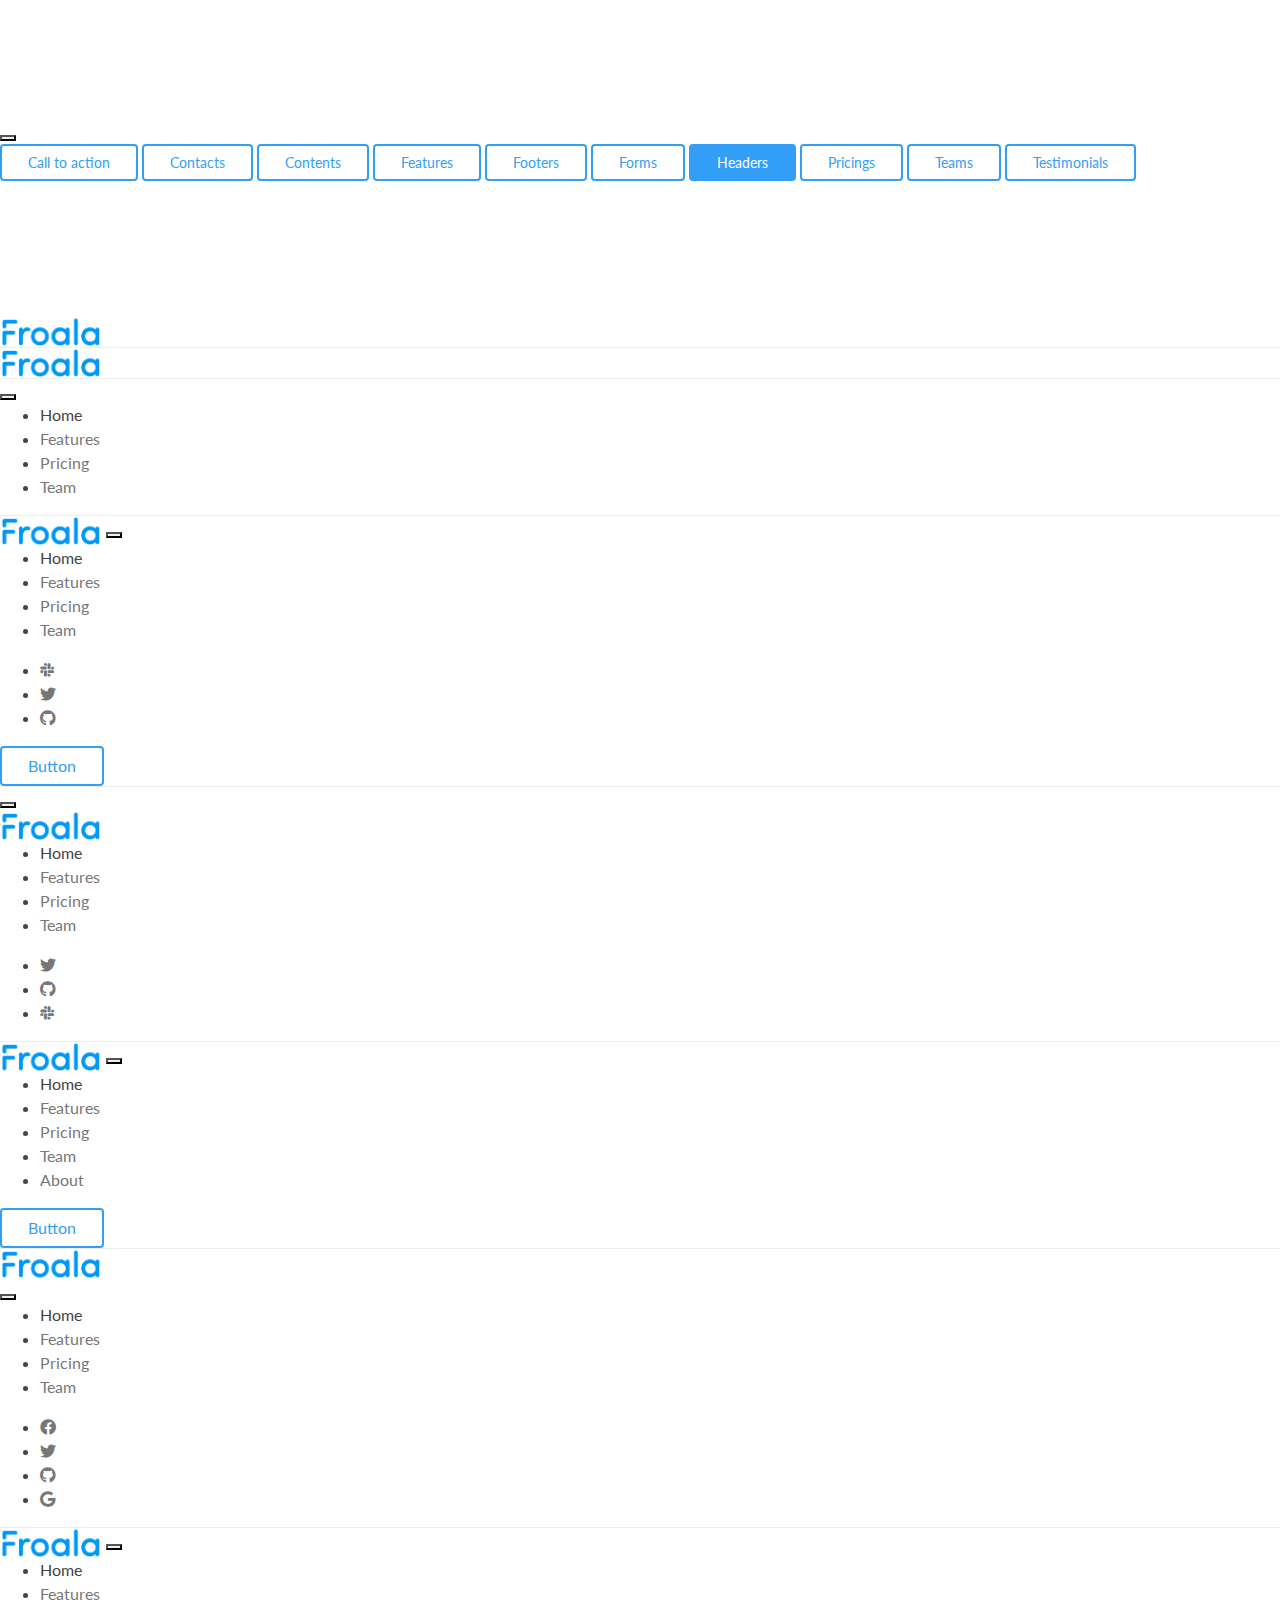
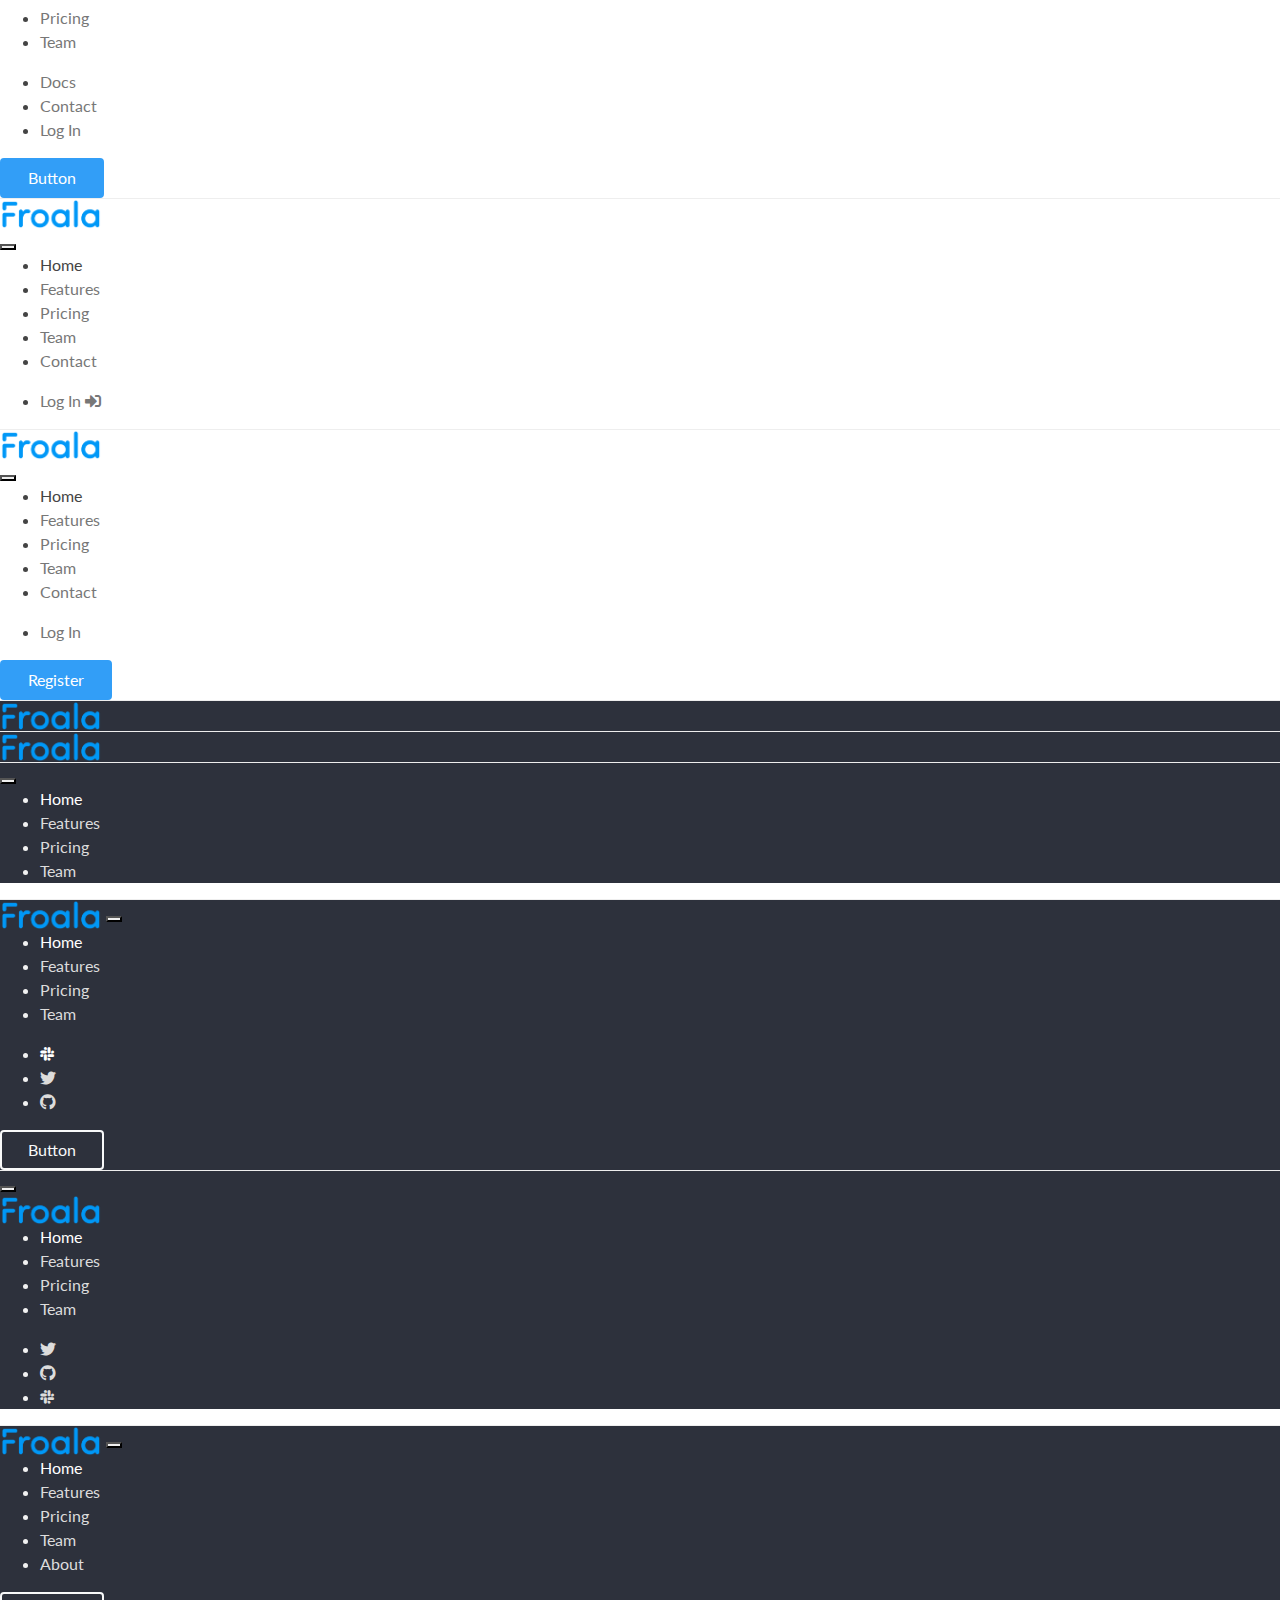
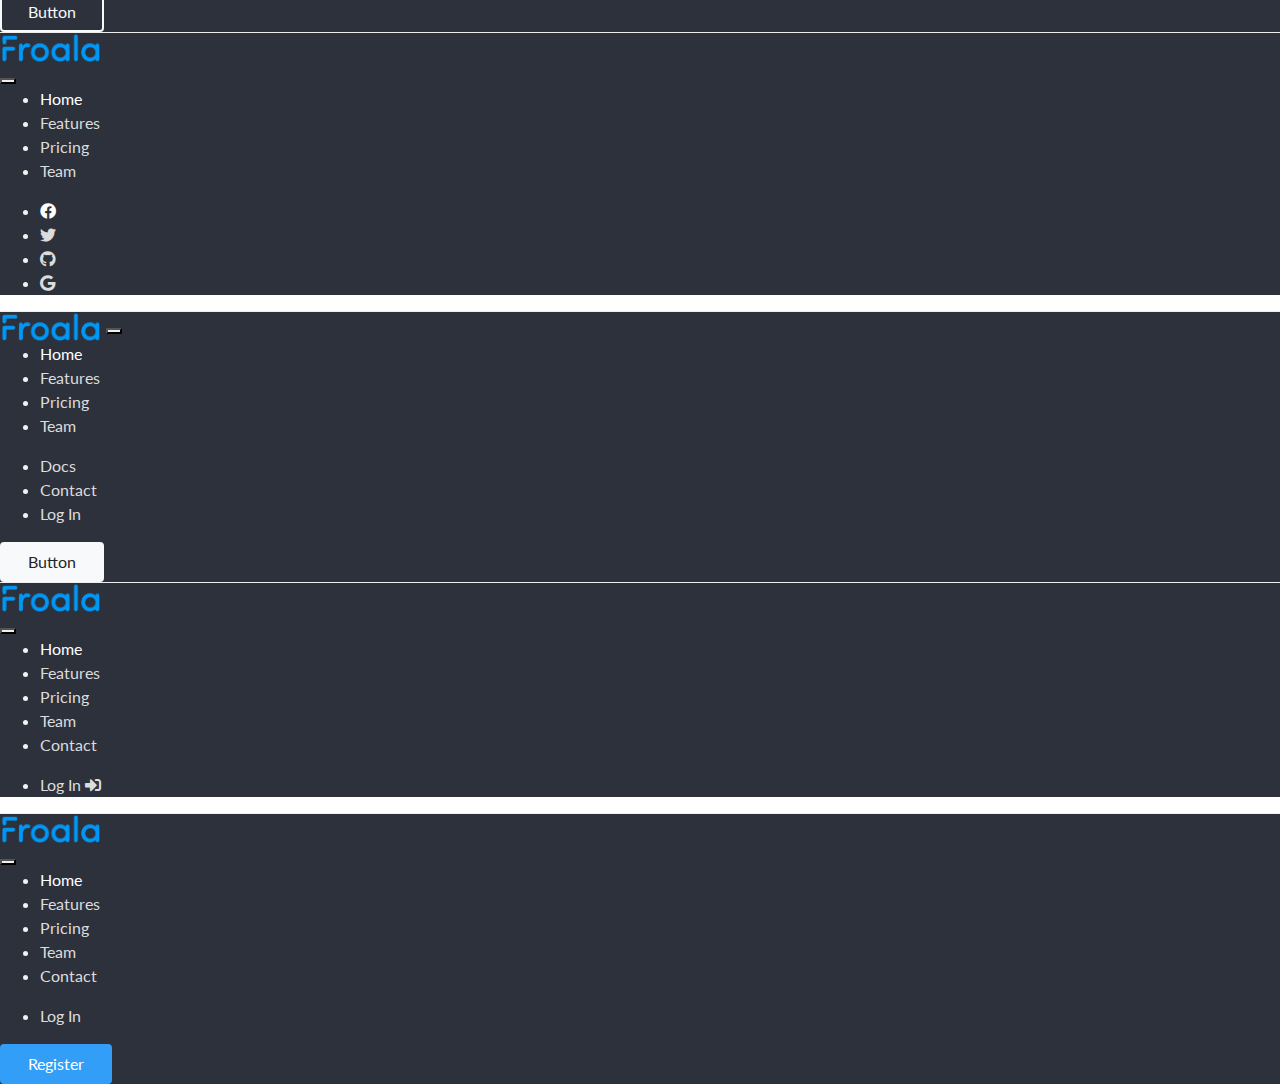
<file: headers.html>
<!DOCTYPE html>
<html>
  <head>
    <title>Froala Design Blocks - Headers</title>
    <meta name="viewport" content="width=device-width, height=device-height, initial-scale=1.0">
    <link rel="stylesheet" href="https://stackpath.bootstrapcdn.com/bootstrap/4.1.3/css/bootstrap.min.css" integrity="sha384-MCw98/SFnGE8fJT3GXwEOngsV7Zt27NXFoaoApmYm81iuXoPkFOJwJ8ERdknLPMO" crossorigin="anonymous">
    <link href="https://fonts.googleapis.com/css?family=Lato" rel="stylesheet">
    <link rel="stylesheet" href="https://use.fontawesome.com/releases/v5.3.1/css/all.css">
    <link type="text/css" rel="stylesheet" href="css/froala_blocks.css">
    <style>
      .fdb-block {
        border-bottom: 1px solid var(--light);
      }
    </style>
  </head>
  <body><style>
  #navigator {
    position: sticky;
    top: 0;
    z-index: 1000;
  }

  #navigator .navbar-toggler-icon {
    background-image: url("data:image/svg+xml;charset=utf8,%3Csvg viewBox='0 0 30 30' xmlns='http://www.w3.org/2000/svg'%3E%3Cpath stroke='rgba(0, 0, 0, 0.5)' stroke-width='2' stroke-linecap='round' stroke-miterlimit='10' d='M4 7h22M4 15h22M4 23h22'/%3E%3C/svg%3E");
  }

  @media (max-width: 720px) {
    #navigator {
      border-bottom: 1px solid #ccc;
    }
  }

  #navigator a {
    font-size: 14px;
  }

  #navigator+section {
    padding: 250px 0;
  }

</style>

<section class="fdb-block p-2" id="navigator">
  <div class="container-fluid">
    <nav class="navbar navbar-expand-md">
      <button class="navbar-toggler mr-auto ml-auto" type="button" data-toggle="collapse" data-target="#navbarNav0" aria-controls="navbarNav0" aria-expanded="false" aria-label="Toggle navigation">
        <span class="navbar-toggler-icon"></span>
      </button>
      <div class="collapse navbar-collapse mt-2 mt-md-0" id="navbarNav0">
        <p class="m-auto">
          <a class="btn btn-outline-primary m-1" href="call-to-action.html">Call to action</a>
          <a class="btn btn-outline-primary m-1" href="contacts.html">Contacts</a>
          <a class="btn btn-outline-primary m-1" href="contents.html">Contents</a>
          <a class="btn btn-outline-primary m-1" href="features.html">Features</a>
          <a class="btn btn-outline-primary m-1" href="footers.html">Footers</a>
          <a class="btn btn-outline-primary m-1" href="forms.html">Forms</a>
          <a class="btn btn-outline-primary m-1" href="headers.html">Headers</a>
          <a class="btn btn-outline-primary m-1" href="pricings.html">Pricings</a>
          <a class="btn btn-outline-primary m-1" href="teams.html">Teams</a>
          <a class="btn btn-outline-primary m-1" href="testimonials.html">Testimonials</a>
        </p>
      </div>
    </nav>
  </div>
</section>

<script>
  var page = window.location.pathname.split('/')
  page = page[page.length - 1]

  var nav = document.querySelector('a[href="' + page + '"]')
  if (nav) {
    nav.classList.add('active')
  }

</script>

    <!-- Headers 1 -->
    <header>
      <div class="container">
        <nav class="navbar">
          <a href="https://www.froala.com">
            <img src="./imgs/logo.png" height="30" alt="image">
          </a>
        </nav>
      </div>
    </header>
    
    <!-- Headers 2 -->
    <header>
      <div class="container text-center">
        <nav class="navbar">
          <a class="ml-auto mr-auto" href="https://www.froala.com">
            <img src="./imgs/logo.png" height="30" alt="image">
          </a>
        </nav>
      </div>
    </header>
    
    <!-- Headers 3 -->
    <header>
      <div class="container">
        <nav class="navbar navbar-expand-md">
          <button class="navbar-toggler" type="button" data-toggle="collapse" data-target="#navbarNav0" aria-controls="navbarNav0" aria-expanded="false" aria-label="Toggle navigation">
            <span class="navbar-toggler-icon"></span>
          </button>
    
          <div class="collapse navbar-collapse" id="navbarNav0">
            <ul class="navbar-nav mr-auto ml-auto">
              <li class="nav-item active">
                <a class="nav-link" href="https://www.froala.com">Home <span class="sr-only">(current)</span></a>
              </li>
              <li class="nav-item">
                <a class="nav-link" href="https://www.froala.com">Features</a>
              </li>
              <li class="nav-item">
                <a class="nav-link" href="https://www.froala.com">Pricing</a>
              </li>
              <li class="nav-item">
                <a class="nav-link" href="https://www.froala.com">Team</a>
              </li>
            </ul>
          </div>
        </nav>
      </div>
    </header>
    
    <!-- Headers 4 -->
    <header>
      <div class="container">
        <nav class="navbar navbar-expand-md">
          <a class="navbar-brand" href="https://www.froala.com">
            <img src="./imgs/logo.png" height="30" alt="image">
          </a>
    
          <button class="navbar-toggler" type="button" data-toggle="collapse" data-target="#navbarNav1" aria-controls="navbarNav1" aria-expanded="false" aria-label="Toggle navigation">
            <span class="navbar-toggler-icon"></span>
          </button>
    
          <div class="collapse navbar-collapse" id="navbarNav1">
            <ul class="navbar-nav mr-auto">
              <li class="nav-item active">
                <a class="nav-link" href="https://www.froala.com">Home <span class="sr-only">(current)</span></a>
              </li>
              <li class="nav-item">
                <a class="nav-link" href="https://www.froala.com">Features</a>
              </li>
              <li class="nav-item">
                <a class="nav-link" href="https://www.froala.com">Pricing</a>
              </li>
              <li class="nav-item">
                <a class="nav-link" href="https://www.froala.com">Team</a>
              </li>
            </ul>
    
            <ul class="navbar-nav justify-content-end d-none d-lg-flex ml-md-auto">
              <li class="nav-item">
                <a class="nav-link" href="https://www.froala.com"><i class="fab fa-slack"></i></a>
              </li>
              <li class="nav-item">
                <a class="nav-link" href="https://www.froala.com"><i class="fab fa-twitter"></i></a>
              </li>
              <li class="nav-item">
                <a class="nav-link" href="https://www.froala.com"><i class="fab fa-github"></i></a>
              </li>
            </ul>
    
            <a class="btn btn-outline-primary ml-md-3" href="https://www.froala.com">Button</a>
          </div>
        </nav>
      </div>
    </header>
    
    <!-- Headers 5 -->
    <header>
      <div class="container">
        <nav class="navbar navbar-expand-md no-gutters">
          <button class="navbar-toggler" type="button" data-toggle="collapse" data-target="#navbarNav2" aria-controls="navbarNav2" aria-expanded="false" aria-label="Toggle navigation">
            <span class="navbar-toggler-icon"></span>
          </button>
    
          <div class="col-4 col-md-2 text-right text-md-center order-lg-6">
            <a href="https://www.froala.com">
              <img src="./imgs/logo.png" height="30" alt="image">
            </a>
          </div>
    
          <div class="collapse navbar-collapse col-12 col-md-5 order-lg-1" id="navbarNav2">
            <ul class="navbar-nav col-5">
              <li class="nav-item active">
                <a class="nav-link" href="https://www.froala.com">Home <span class="sr-only">(current)</span></a>
              </li>
              <li class="nav-item">
                <a class="nav-link" href="https://www.froala.com">Features</a>
              </li>
              <li class="nav-item">
                <a class="nav-link" href="https://www.froala.com">Pricing</a>
              </li>
              <li class="nav-item">
                <a class="nav-link" href="https://www.froala.com">Team</a>
              </li>
            </ul>
          </div>
    
          <ul class="navbar-nav justify-content-end col-sm-5 order-lg-12 d-none d-md-flex">
            <li class="nav-item">
              <a class="nav-link" href="https://www.froala.com"><i class="fab fa-twitter"></i></a>
            </li>
            <li class="nav-item">
              <a class="nav-link" href="https://www.froala.com"><i class="fab fa-github"></i></a>
            </li>
            <li class="nav-item">
              <a class="nav-link" href="https://www.froala.com"><i class="fab fa-slack"></i></a>
            </li>
          </ul>
        </nav>
      </div>
    </header>
    
    <!-- Headers 6 -->
    <header>
      <div class="container">
        <nav class="navbar navbar-expand-md">
          <a class="navbar-brand" href="https://www.froala.com">
            <img src="./imgs/logo.png" height="30" alt="image">
          </a>
    
          <button class="navbar-toggler" type="button" data-toggle="collapse" data-target="#navbarNav3" aria-controls="navbarNav3" aria-expanded="false" aria-label="Toggle navigation">
            <span class="navbar-toggler-icon"></span>
          </button>
    
          <div class="collapse navbar-collapse" id="navbarNav3">
            <ul class="navbar-nav ml-auto">
              <li class="nav-item active">
                <a class="nav-link" href="https://www.froala.com">Home <span class="sr-only">(current)</span></a>
              </li>
              <li class="nav-item">
                <a class="nav-link" href="https://www.froala.com">Features</a>
              </li>
              <li class="nav-item">
                <a class="nav-link" href="https://www.froala.com">Pricing</a>
              </li>
              <li class="nav-item">
                <a class="nav-link" href="https://www.froala.com">Team</a>
              </li>
              <li class="nav-item">
                <a class="nav-link" href="https://www.froala.com">About</a>
              </li>
            </ul>
    
            <a class="btn btn-outline-primary ml-md-3" href="https://www.froala.com">Button</a>
          </div>
        </nav>
      </div>
    </header>
    
    <!-- Headers 7 -->
    <header>
      <div class="container">
        <nav class="navbar navbar-expand-md no-gutters">
          <div class="col-2 text-left">
            <a href="https://www.froala.com">
              <img src="./imgs/logo.png" height="30" alt="image">
            </a>
          </div>
    
          <button class="navbar-toggler" type="button" data-toggle="collapse" data-target="#navbarNav4" aria-controls="navbarNav4" aria-expanded="false" aria-label="Toggle navigation">
            <span class="navbar-toggler-icon"></span>
          </button>
    
          <div class="collapse navbar-collapse justify-content-center col-md-8" id="navbarNav4">
            <ul class="navbar-nav justify-content-center">
              <li class="nav-item active">
                <a class="nav-link" href="https://www.froala.com">Home <span class="sr-only">(current)</span></a>
              </li>
              <li class="nav-item">
                <a class="nav-link" href="https://www.froala.com">Features</a>
              </li>
              <li class="nav-item">
                <a class="nav-link" href="https://www.froala.com">Pricing</a>
              </li>
              <li class="nav-item">
                <a class="nav-link" href="https://www.froala.com">Team</a>
              </li>
            </ul>
          </div>
    
          <ul class="navbar-nav col-2 justify-content-end d-none d-md-flex">
            <li class="nav-item">
              <a class="nav-link" href="https://www.froala.com"><i class="fab fa-facebook"></i></a>
            </li>
            <li class="nav-item">
              <a class="nav-link" href="https://www.froala.com"><i class="fab fa-twitter"></i></a>
            </li>
            <li class="nav-item">
              <a class="nav-link" href="https://www.froala.com"><i class="fab fa-github"></i></a>
            </li>
            <li class="nav-item">
              <a class="nav-link" href="https://www.froala.com"><i class="fab fa-google"></i></a>
            </li>
          </ul>
        </nav>
      </div>
    </header>
    
    <!-- Headers 8 -->
    <header>
      <div class="container">
        <nav class="navbar navbar-expand-lg">
          <a class="navbar-brand" href="https://www.froala.com">
            <img src="./imgs/logo.png" height="30" alt="image">
          </a>
    
          <button class="navbar-toggler" type="button" data-toggle="collapse" data-target="#navbarNav5" aria-controls="navbarNav5" aria-expanded="false" aria-label="Toggle navigation">
            <span class="navbar-toggler-icon"></span>
          </button>
    
          <div class="collapse navbar-collapse" id="navbarNav5">
            <ul class="navbar-nav mr-auto">
              <li class="nav-item active">
                <a class="nav-link" href="https://www.froala.com">Home <span class="sr-only">(current)</span></a>
              </li>
              <li class="nav-item">
                <a class="nav-link" href="https://www.froala.com">Features</a>
              </li>
              <li class="nav-item">
                <a class="nav-link" href="https://www.froala.com">Pricing</a>
              </li>
              <li class="nav-item">
                <a class="nav-link" href="https://www.froala.com">Team</a>
              </li>
            </ul>
    
            <ul class="navbar-nav justify-content-end ml-auto">
              <li class="nav-item">
                <a class="nav-link" href="https://www.froala.com">Docs</a>
              </li>
              <li class="nav-item">
                <a class="nav-link" href="https://www.froala.com">Contact</a>
              </li>
              <li class="nav-item">
                <a class="nav-link" href="https://www.froala.com">Log In</a>
              </li>
            </ul>
    
            <a class="btn btn-primary ml-md-3" href="https://www.froala.com">Button</a>
          </div>
        </nav>
      </div>
    </header>
    
    <!-- Headers 9 -->
    <header>
      <div class="container">
        <nav class="navbar navbar-expand-md no-gutters">
          <div class="col-2 text-left">
            <a href="https://www.froala.com">
              <img src="./imgs/logo.png" height="30" alt="image">
            </a>
          </div>
    
          <button class="navbar-toggler" type="button" data-toggle="collapse" data-target=".navbar-collapse-1" aria-controls="navbarNav6" aria-expanded="false" aria-label="Toggle navigation">
            <span class="navbar-toggler-icon"></span>
          </button>
    
          <div class="collapse navbar-collapse justify-content-center col-md-8 navbar-collapse-1">
            <ul class="navbar-nav justify-content-center">
              <li class="nav-item active">
                <a class="nav-link" href="https://www.froala.com">Home <span class="sr-only">(current)</span></a>
              </li>
              <li class="nav-item">
                <a class="nav-link" href="https://www.froala.com">Features</a>
              </li>
              <li class="nav-item">
                <a class="nav-link" href="https://www.froala.com">Pricing</a>
              </li>
              <li class="nav-item">
                <a class="nav-link" href="https://www.froala.com">Team</a>
              </li>
              <li class="nav-item">
                <a class="nav-link" href="https://www.froala.com">Contact</a>
              </li>
            </ul>
          </div>
    
          <div class="collapse navbar-collapse justify-content-end col-md-2 navbar-collapse-1">
            <ul class="navbar-nav">
              <li class="nav-item">
                <a class="nav-link" href="https://www.froala.com">Log In <i class="fas fa-sign-in-alt"></i></a>
              </li>
            </ul>
          </div>
        </nav>
      </div>
    </header>
    
    <!-- Headers 10 -->
    <header>
      <div class="container">
        <nav class="navbar navbar-expand-md no-gutters">
          <div class="col-3 text-left">
            <a href="https://www.froala.com">
              <img src="./imgs/logo.png" height="30" alt="image">
            </a>
          </div>
    
          <button class="navbar-toggler" type="button" data-toggle="collapse" data-target=".navbar-collapse-2" aria-controls="navbarNav7" aria-expanded="false" aria-label="Toggle navigation">
            <span class="navbar-toggler-icon"></span>
          </button>
    
          <div class="collapse navbar-collapse navbar-collapse-2 justify-content-center col-md-6" id="navbarNav7">
            <ul class="navbar-nav justify-content-center">
              <li class="nav-item active">
                <a class="nav-link" href="https://www.froala.com">Home <span class="sr-only">(current)</span></a>
              </li>
              <li class="nav-item">
                <a class="nav-link" href="https://www.froala.com">Features</a>
              </li>
              <li class="nav-item">
                <a class="nav-link" href="https://www.froala.com">Pricing</a>
              </li>
              <li class="nav-item">
                <a class="nav-link" href="https://www.froala.com">Team</a>
              </li>
              <li class="nav-item">
                <a class="nav-link" href="https://www.froala.com">Contact</a>
              </li>
            </ul>
          </div>
    
          <div class="collapse navbar-collapse navbar-collapse-2">
            <ul class="navbar-nav ml-auto justify-content-end">
              <li class="nav-item">
                <a class="nav-link" href="https://www.froala.com">Log In</a>
              </li>
            </ul>
    
            <a class="btn btn-primary ml-md-3" href="https://www.froala.com">Register</a>
          </div>
        </nav>
      </div>
    </header>
    
    <!-- Headers 11 -->
    <header class="bg-dark">
      <div class="container">
        <nav class="navbar">
          <a href="https://www.froala.com">
            <img src="./imgs/logo.png" height="30" alt="image">
          </a>
        </nav>
      </div>
    </header>
    
    <!-- Headers 12 -->
    <header class="bg-dark">
      <div class="container text-center">
        <nav class="navbar">
          <a class="ml-auto mr-auto" href="https://www.froala.com">
            <img src="./imgs/logo.png" height="30" alt="image">
          </a>
        </nav>
      </div>
    </header>
    
    <!-- Headers 13 -->
    <header class="bg-dark">
      <div class="container">
        <nav class="navbar navbar-expand-md">
          <button class="navbar-toggler" type="button" data-toggle="collapse" data-target="#navbarNav8" aria-controls="navbarNav8" aria-expanded="false" aria-label="Toggle navigation">
            <span class="navbar-toggler-icon"></span>
          </button>
    
          <div class="collapse navbar-collapse" id="navbarNav8">
            <ul class="navbar-nav mr-auto ml-auto">
              <li class="nav-item active">
                <a class="nav-link" href="https://www.froala.com">Home <span class="sr-only">(current)</span></a>
              </li>
              <li class="nav-item">
                <a class="nav-link" href="https://www.froala.com">Features</a>
              </li>
              <li class="nav-item">
                <a class="nav-link" href="https://www.froala.com">Pricing</a>
              </li>
              <li class="nav-item">
                <a class="nav-link" href="https://www.froala.com">Team</a>
              </li>
            </ul>
          </div>
        </nav>
      </div>
    </header>
    
    <!-- Headers 14 -->
    <header class="bg-dark">
      <div class="container">
        <nav class="navbar navbar-expand-md">
          <a class="navbar-brand" href="https://www.froala.com">
            <img src="./imgs/logo.png" height="30" alt="image">
          </a>
    
          <button class="navbar-toggler" type="button" data-toggle="collapse" data-target="#navbarNav9" aria-controls="navbarNav9" aria-expanded="false" aria-label="Toggle navigation">
            <span class="navbar-toggler-icon"></span>
          </button>
    
          <div class="collapse navbar-collapse" id="navbarNav9">
            <ul class="navbar-nav mr-auto">
              <li class="nav-item active">
                <a class="nav-link" href="https://www.froala.com">Home <span class="sr-only">(current)</span></a>
              </li>
              <li class="nav-item">
                <a class="nav-link" href="https://www.froala.com">Features</a>
              </li>
              <li class="nav-item">
                <a class="nav-link" href="https://www.froala.com">Pricing</a>
              </li>
              <li class="nav-item">
                <a class="nav-link" href="https://www.froala.com">Team</a>
              </li>
            </ul>
    
            <ul class="navbar-nav justify-content-end d-none d-lg-flex ml-md-auto">
              <li class="nav-item active">
                <a class="nav-link" href="https://www.froala.com"><i class="fab fa-slack"></i></a>
              </li>
              <li class="nav-item">
                <a class="nav-link" href="https://www.froala.com"><i class="fab fa-twitter"></i></a>
              </li>
              <li class="nav-item">
                <a class="nav-link" href="https://www.froala.com"><i class="fab fa-github"></i></a>
              </li>
            </ul>
    
            <a class="btn btn-outline-light ml-md-3" href="https://www.froala.com">Button</a>
          </div>
        </nav>
      </div>
    </header>
    
    <!-- Headers 15 -->
    <header class="bg-dark">
      <div class="container">
        <nav class="navbar navbar-expand-md no-gutters">
          <button class="navbar-toggler" type="button" data-toggle="collapse" data-target="#navbarNav10" aria-controls="navbarNav10" aria-expanded="false" aria-label="Toggle navigation">
            <span class="navbar-toggler-icon"></span>
          </button>
    
          <div class="col-4 col-sm-2 text-center order-lg-6">
            <a href="https://www.froala.com">
              <img src="./imgs/logo.png" height="30" alt="image">
            </a>
          </div>
    
          <div class="collapse navbar-collapse col-12 col-md-5 order-lg-1" id="navbarNav10">
            <ul class="navbar-nav col-5">
              <li class="nav-item active">
                <a class="nav-link" href="https://www.froala.com">Home <span class="sr-only">(current)</span></a>
              </li>
              <li class="nav-item">
                <a class="nav-link" href="https://www.froala.com">Features</a>
              </li>
              <li class="nav-item">
                <a class="nav-link" href="https://www.froala.com">Pricing</a>
              </li>
              <li class="nav-item">
                <a class="nav-link" href="https://www.froala.com">Team</a>
              </li>
            </ul>
          </div>
    
          <ul class="navbar-nav justify-content-end col-sm-5 order-lg-12 d-none d-md-flex">
            <li class="nav-item">
              <a class="nav-link" href="https://www.froala.com"><i class="fab fa-twitter"></i></a>
            </li>
            <li class="nav-item">
              <a class="nav-link" href="https://www.froala.com"><i class="fab fa-github"></i></a>
            </li>
            <li class="nav-item">
              <a class="nav-link" href="https://www.froala.com"><i class="fab fa-slack"></i></a>
            </li>
          </ul>
        </nav>
      </div>
    </header>
    
    <!-- Headers 16 -->
    <header class="bg-dark">
      <div class="container">
        <nav class="navbar navbar-expand-md">
          <a class="navbar-brand" href="https://www.froala.com">
            <img src="./imgs/logo.png" height="30" alt="image">
          </a>
    
          <button class="navbar-toggler" type="button" data-toggle="collapse" data-target="#navbarNav11" aria-controls="navbarNav11" aria-expanded="false" aria-label="Toggle navigation">
            <span class="navbar-toggler-icon"></span>
          </button>
    
          <div class="collapse navbar-collapse" id="navbarNav11">
            <ul class="navbar-nav ml-auto">
              <li class="nav-item active">
                <a class="nav-link" href="https://www.froala.com">Home <span class="sr-only">(current)</span></a>
              </li>
              <li class="nav-item">
                <a class="nav-link" href="https://www.froala.com">Features</a>
              </li>
              <li class="nav-item">
                <a class="nav-link" href="https://www.froala.com">Pricing</a>
              </li>
              <li class="nav-item">
                <a class="nav-link" href="https://www.froala.com">Team</a>
              </li>
              <li class="nav-item">
                <a class="nav-link" href="https://www.froala.com">About</a>
              </li>
            </ul>
    
            <a class="btn btn-outline-light ml-md-3" href="https://www.froala.com">Button</a>
          </div>
        </nav>
      </div>
    </header>
    
    <!-- Headers 17 -->
    <header class="bg-dark">
      <div class="container">
        <nav class="navbar navbar-expand-md no-gutters">
          <div class="col-2 text-left">
            <a href="https://www.froala.com">
              <img src="./imgs/logo.png" height="30" alt="image">
            </a>
          </div>
    
          <button class="navbar-toggler" type="button" data-toggle="collapse" data-target="#navbarNav12" aria-controls="navbarNav12" aria-expanded="false" aria-label="Toggle navigation">
            <span class="navbar-toggler-icon"></span>
          </button>
    
          <div class="collapse navbar-collapse justify-content-center col-md-8" id="navbarNav12">
            <ul class="navbar-nav justify-content-center">
              <li class="nav-item active">
                <a class="nav-link" href="https://www.froala.com">Home <span class="sr-only">(current)</span></a>
              </li>
              <li class="nav-item">
                <a class="nav-link" href="https://www.froala.com">Features</a>
              </li>
              <li class="nav-item">
                <a class="nav-link" href="https://www.froala.com">Pricing</a>
              </li>
              <li class="nav-item">
                <a class="nav-link" href="https://www.froala.com">Team</a>
              </li>
            </ul>
          </div>
    
          <ul class="navbar-nav col-2 justify-content-end d-none d-md-flex">
            <li class="nav-item active">
              <a class="nav-link" href="https://www.froala.com"><i class="fab fa-facebook"></i></a>
            </li>
            <li class="nav-item">
              <a class="nav-link" href="https://www.froala.com"><i class="fab fa-twitter"></i></a>
            </li>
            <li class="nav-item">
              <a class="nav-link" href="https://www.froala.com"><i class="fab fa-github"></i></a>
            </li>
            <li class="nav-item">
              <a class="nav-link" href="https://www.froala.com"><i class="fab fa-google"></i></a>
            </li>
          </ul>
        </nav>
      </div>
    </header>
    
    <!-- Headers 18 -->
    <header class="bg-dark">
      <div class="container">
        <nav class="navbar navbar-expand-lg">
          <a class="navbar-brand" href="https://www.froala.com">
            <img src="./imgs/logo.png" height="30" alt="image">
          </a>
    
          <button class="navbar-toggler" type="button" data-toggle="collapse" data-target="#navbarNav13" aria-controls="navbarNav13" aria-expanded="false" aria-label="Toggle navigation">
            <span class="navbar-toggler-icon"></span>
          </button>
    
          <div class="collapse navbar-collapse" id="navbarNav13">
            <ul class="navbar-nav mr-auto">
              <li class="nav-item active">
                <a class="nav-link" href="https://www.froala.com">Home <span class="sr-only">(current)</span></a>
              </li>
              <li class="nav-item">
                <a class="nav-link" href="https://www.froala.com">Features</a>
              </li>
              <li class="nav-item">
                <a class="nav-link" href="https://www.froala.com">Pricing</a>
              </li>
              <li class="nav-item">
                <a class="nav-link" href="https://www.froala.com">Team</a>
              </li>
            </ul>
    
            <ul class="navbar-nav justify-content-end ml-auto">
              <li class="nav-item">
                <a class="nav-link" href="https://www.froala.com">Docs</a>
              </li>
              <li class="nav-item">
                <a class="nav-link" href="https://www.froala.com">Contact</a>
              </li>
              <li class="nav-item">
                <a class="nav-link" href="https://www.froala.com">Log In</a>
              </li>
            </ul>
    
            <a class="btn btn-light ml-md-3" href="https://www.froala.com">Button</a>
          </div>
        </nav>
      </div>
    </header>
    
    <!-- Headers 19 -->
    <header class="bg-dark">
      <div class="container">
        <nav class="navbar navbar-expand-md no-gutters">
          <div class="col-2 text-left">
            <a href="https://www.froala.com">
              <img src="./imgs/logo.png" height="30" alt="image">
            </a>
          </div>
    
          <button class="navbar-toggler" type="button" data-toggle="collapse" data-target=".navbar-collapse-3" aria-controls="navbarNav14" aria-expanded="false" aria-label="Toggle navigation">
            <span class="navbar-toggler-icon"></span>
          </button>
    
          <div class="collapse navbar-collapse justify-content-center col-md-8 navbar-collapse-3" id="navbarNav14">
            <ul class="navbar-nav justify-content-center">
              <li class="nav-item active">
                <a class="nav-link" href="https://www.froala.com">Home <span class="sr-only">(current)</span></a>
              </li>
              <li class="nav-item">
                <a class="nav-link" href="https://www.froala.com">Features</a>
              </li>
              <li class="nav-item">
                <a class="nav-link" href="https://www.froala.com">Pricing</a>
              </li>
              <li class="nav-item">
                <a class="nav-link" href="https://www.froala.com">Team</a>
              </li>
              <li class="nav-item">
                <a class="nav-link" href="https://www.froala.com">Contact</a>
              </li>
            </ul>
          </div>
    
          <div class="collapse navbar-collapse justify-content-end col-md-2 navbar-collapse-3">
            <ul class="navbar-nav">
              <li class="nav-item">
                <a class="nav-link" href="https://www.froala.com">Log In <i class="fas fa-sign-in-alt"></i></a>
              </li>
            </ul>
          </div>
        </nav>
      </div>
    </header>
    
    <!-- Headers 20 -->
    <header class="bg-dark">
      <div class="container">
        <nav class="navbar navbar-expand-md no-gutters">
          <div class="col-3 text-left">
            <a href="https://www.froala.com">
              <img src="./imgs/logo.png" height="30" alt="image">
            </a>
          </div>
    
          <button class="navbar-toggler" type="button" data-toggle="collapse" data-target=".navbar-collapse-4" aria-controls="navbarNav15" aria-expanded="false" aria-label="Toggle navigation">
            <span class="navbar-toggler-icon"></span>
          </button>
    
          <div class="collapse navbar-collapse navbar-collapse-4 justify-content-center col-md-6" id="navbarNav15">
            <ul class="navbar-nav justify-content-center">
              <li class="nav-item active">
                <a class="nav-link" href="https://www.froala.com">Home <span class="sr-only">(current)</span></a>
              </li>
              <li class="nav-item">
                <a class="nav-link" href="https://www.froala.com">Features</a>
              </li>
              <li class="nav-item">
                <a class="nav-link" href="https://www.froala.com">Pricing</a>
              </li>
              <li class="nav-item">
                <a class="nav-link" href="https://www.froala.com">Team</a>
              </li>
              <li class="nav-item">
                <a class="nav-link" href="https://www.froala.com">Contact</a>
              </li>
            </ul>
          </div>
    
          <div class="collapse navbar-collapse navbar-collapse-4">
            <ul class="navbar-nav ml-auto justify-content-end">
              <li class="nav-item">
                <a class="nav-link" href="https://www.froala.com">Log In</a>
              </li>
            </ul>
    
            <a class="btn btn-primary ml-md-3" href="https://www.froala.com">Register</a>
          </div>
        </nav>
      </div>
    </header>
    
  </body>
</html>
</file>
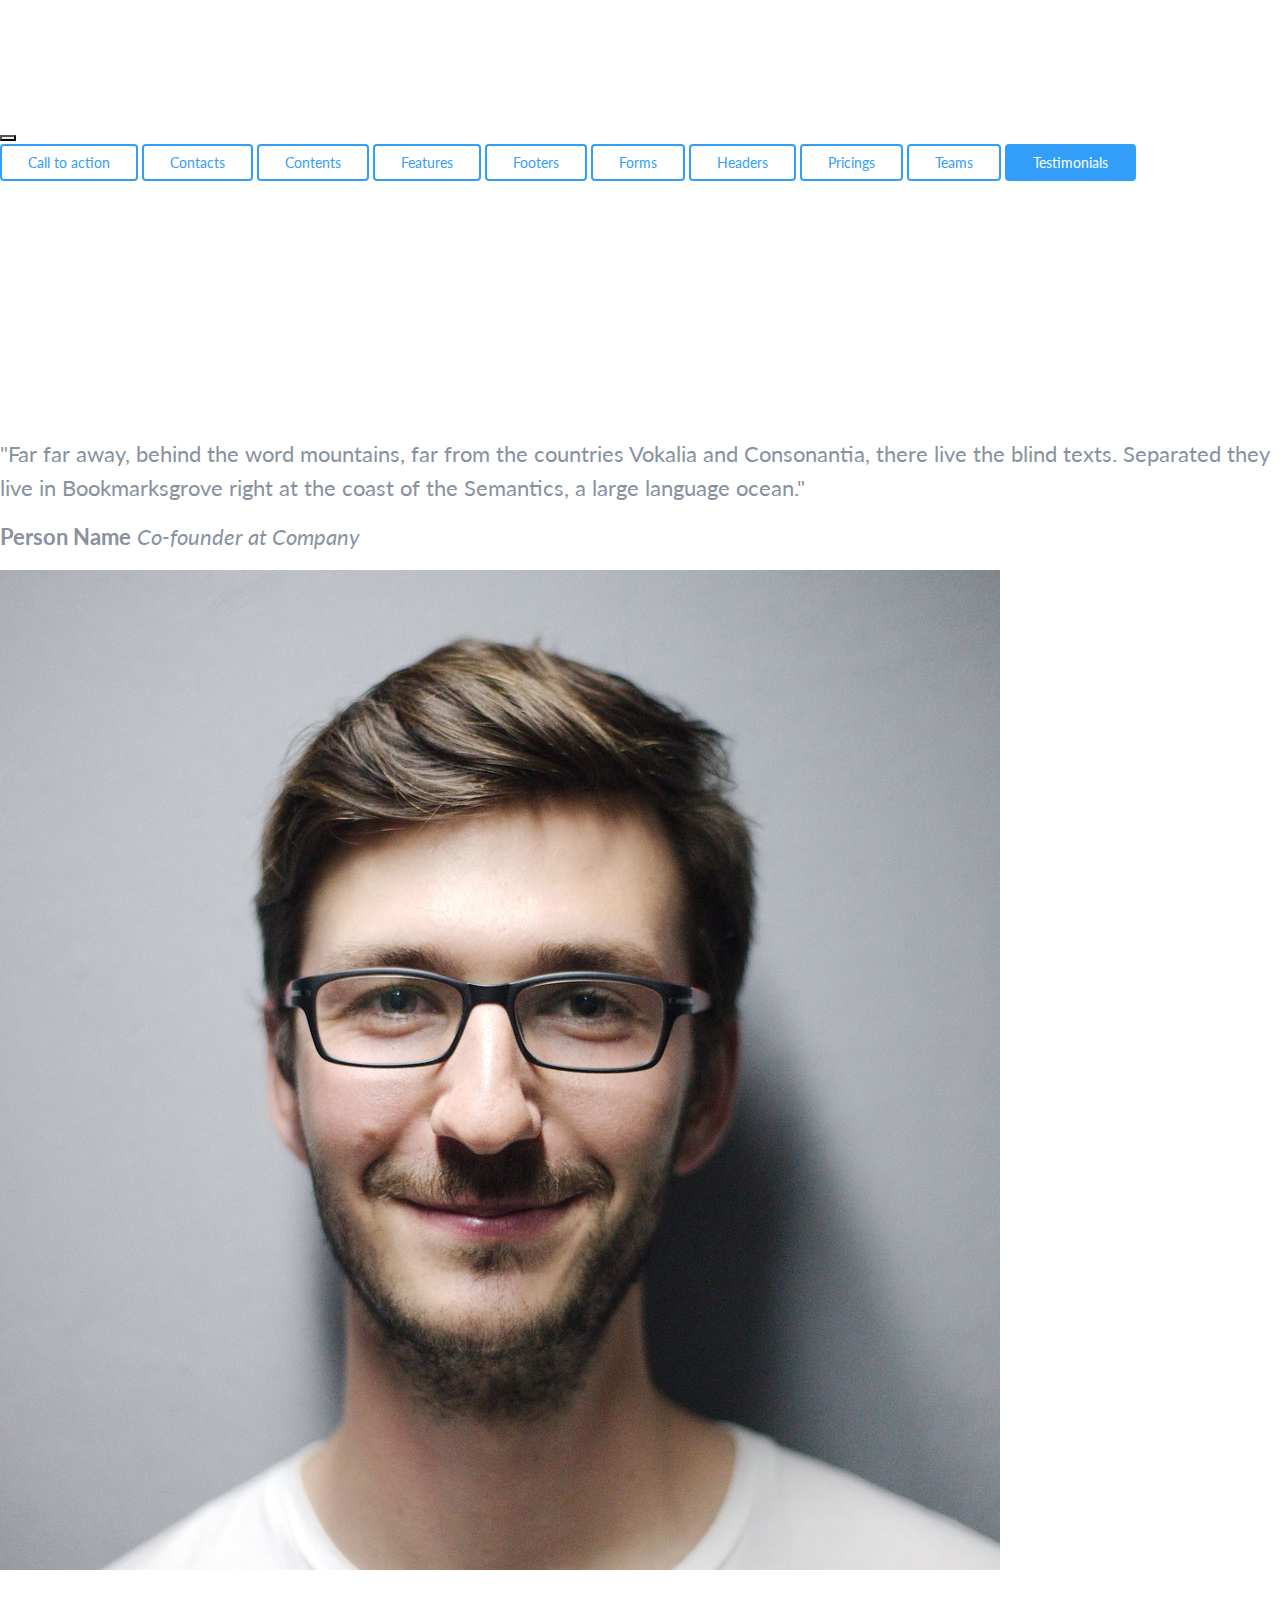
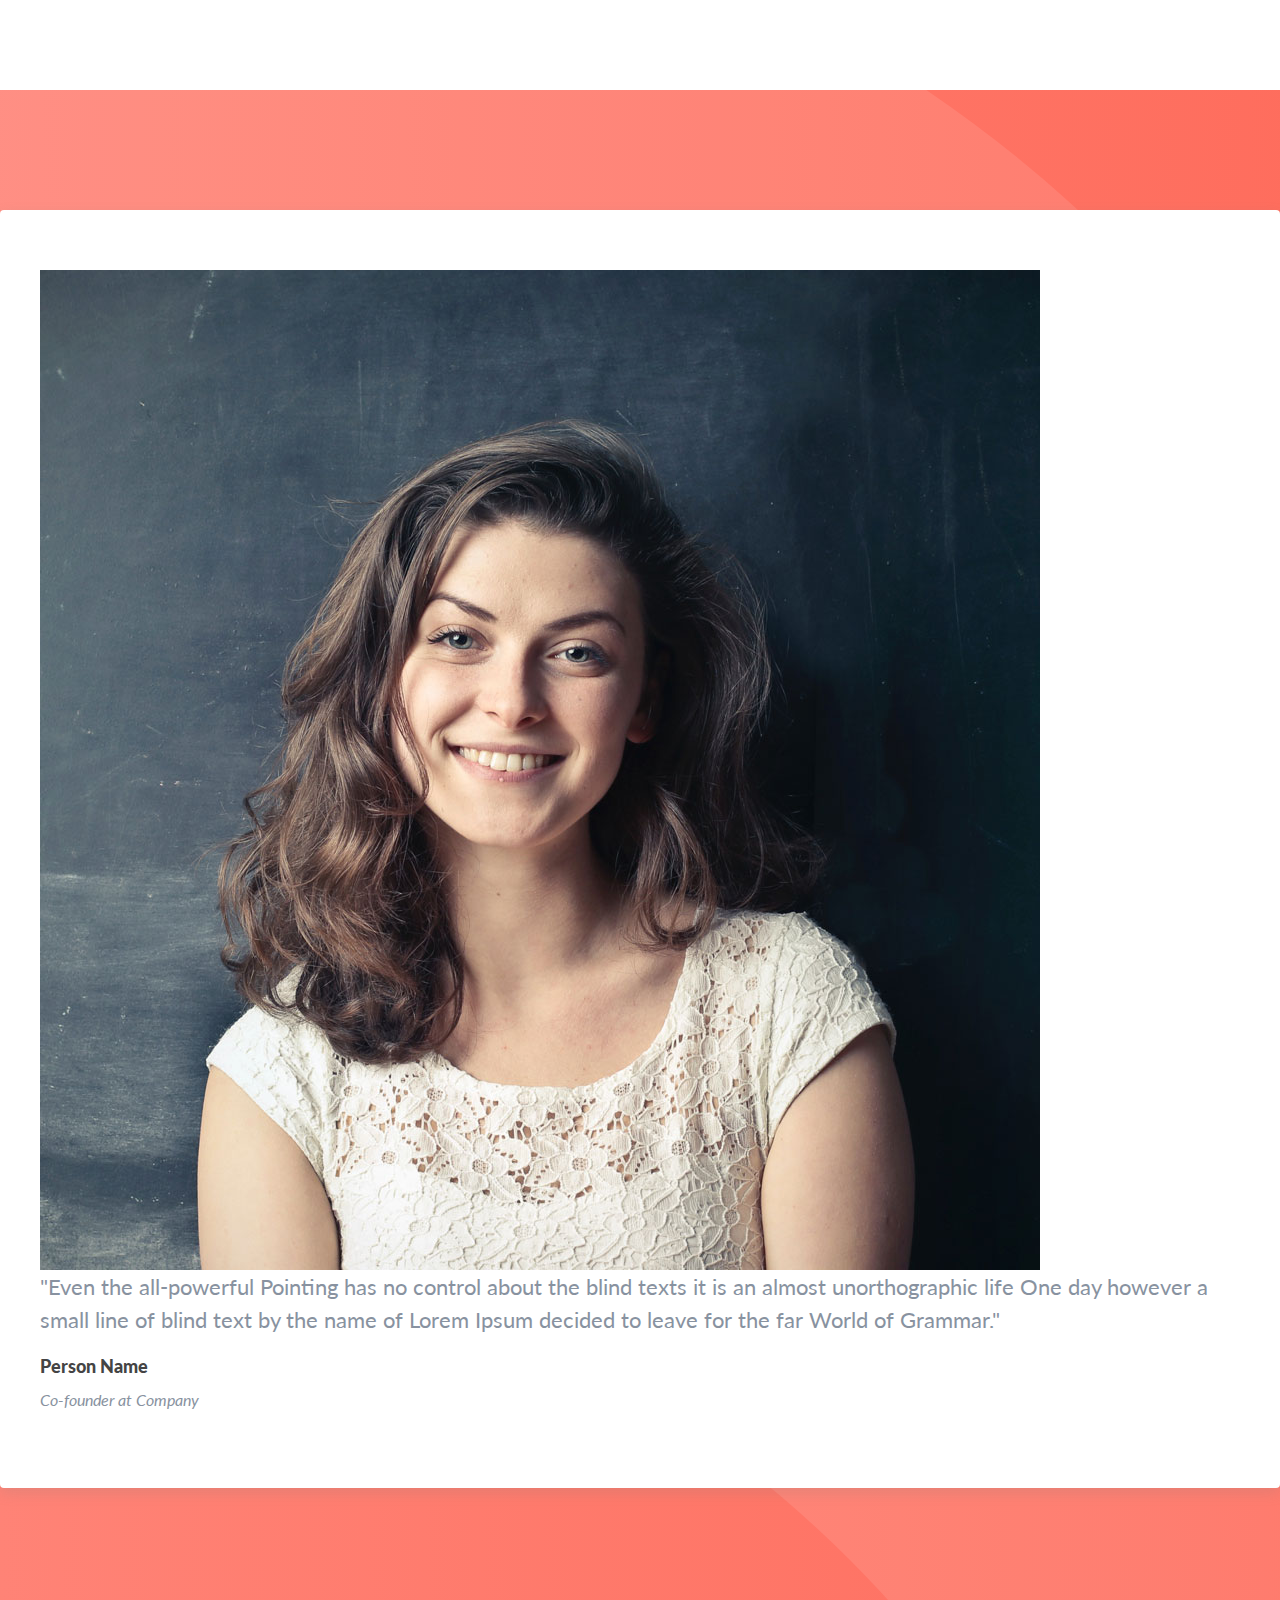
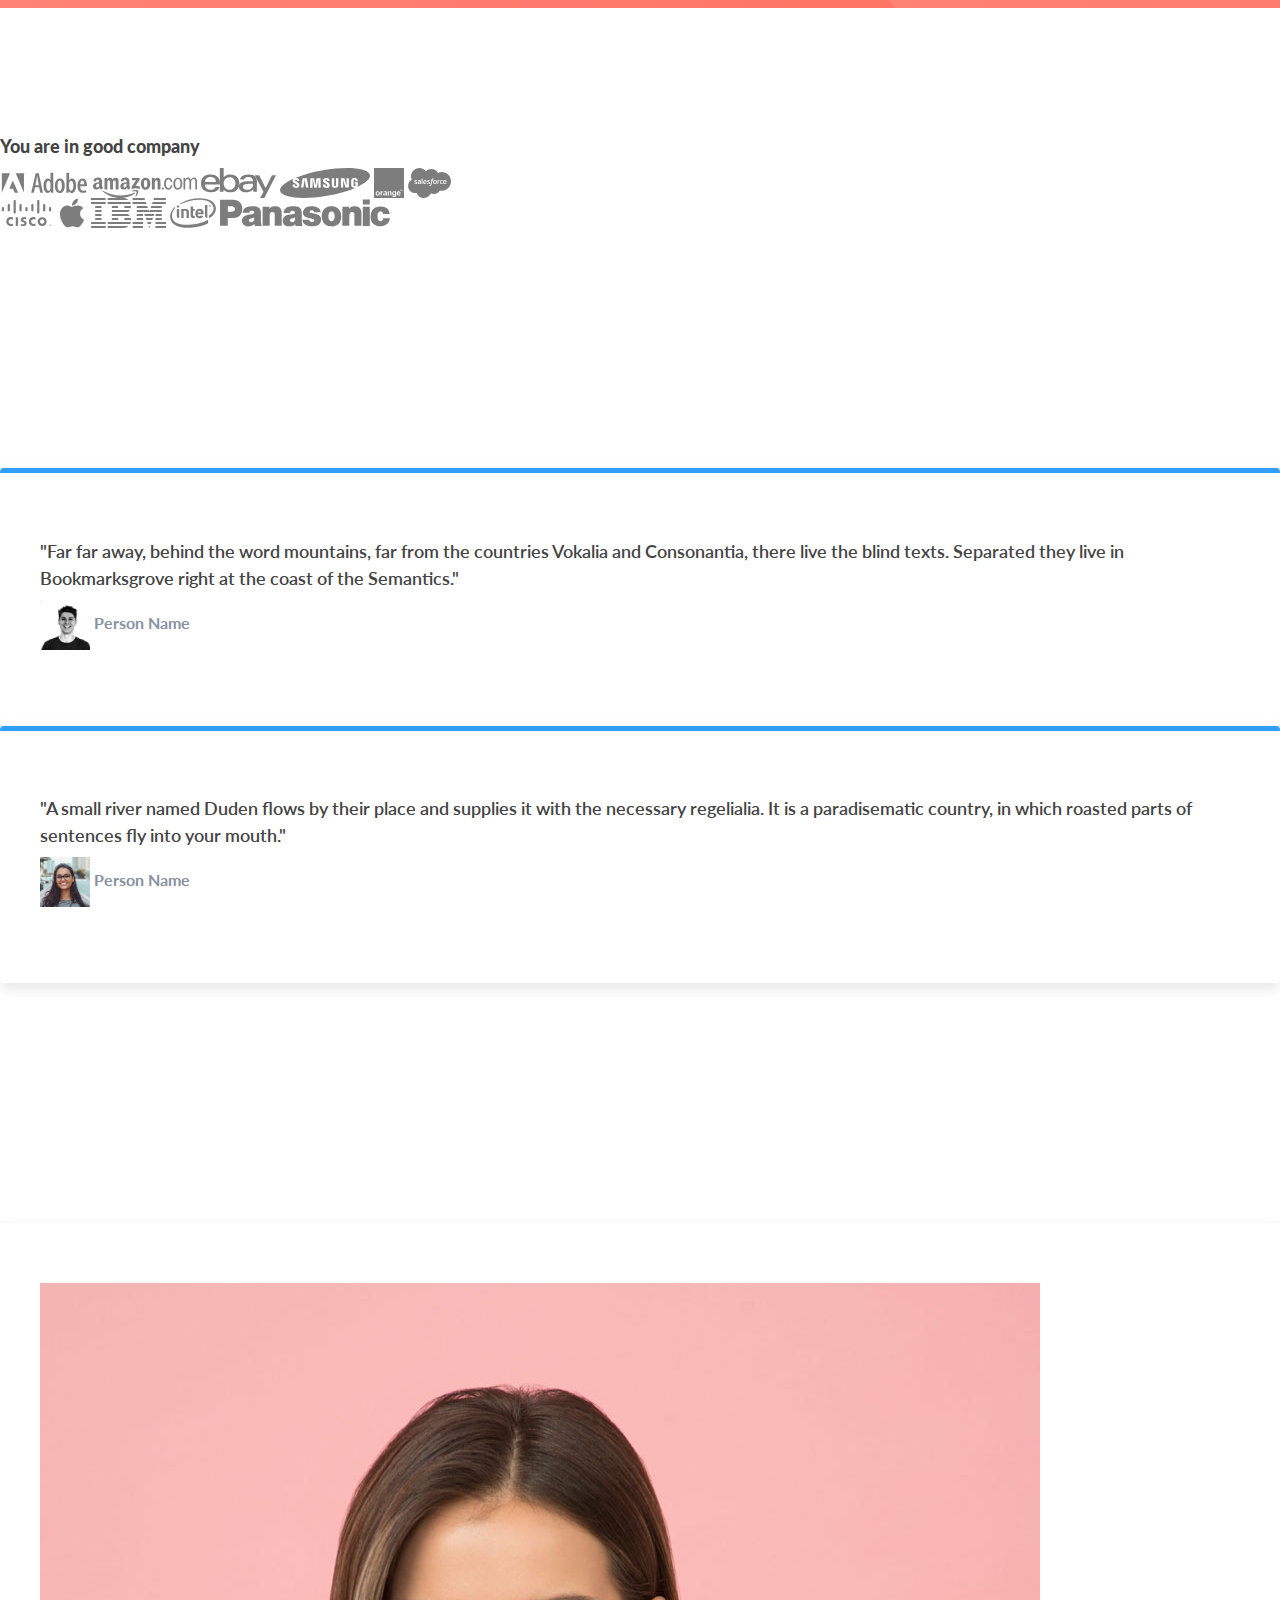
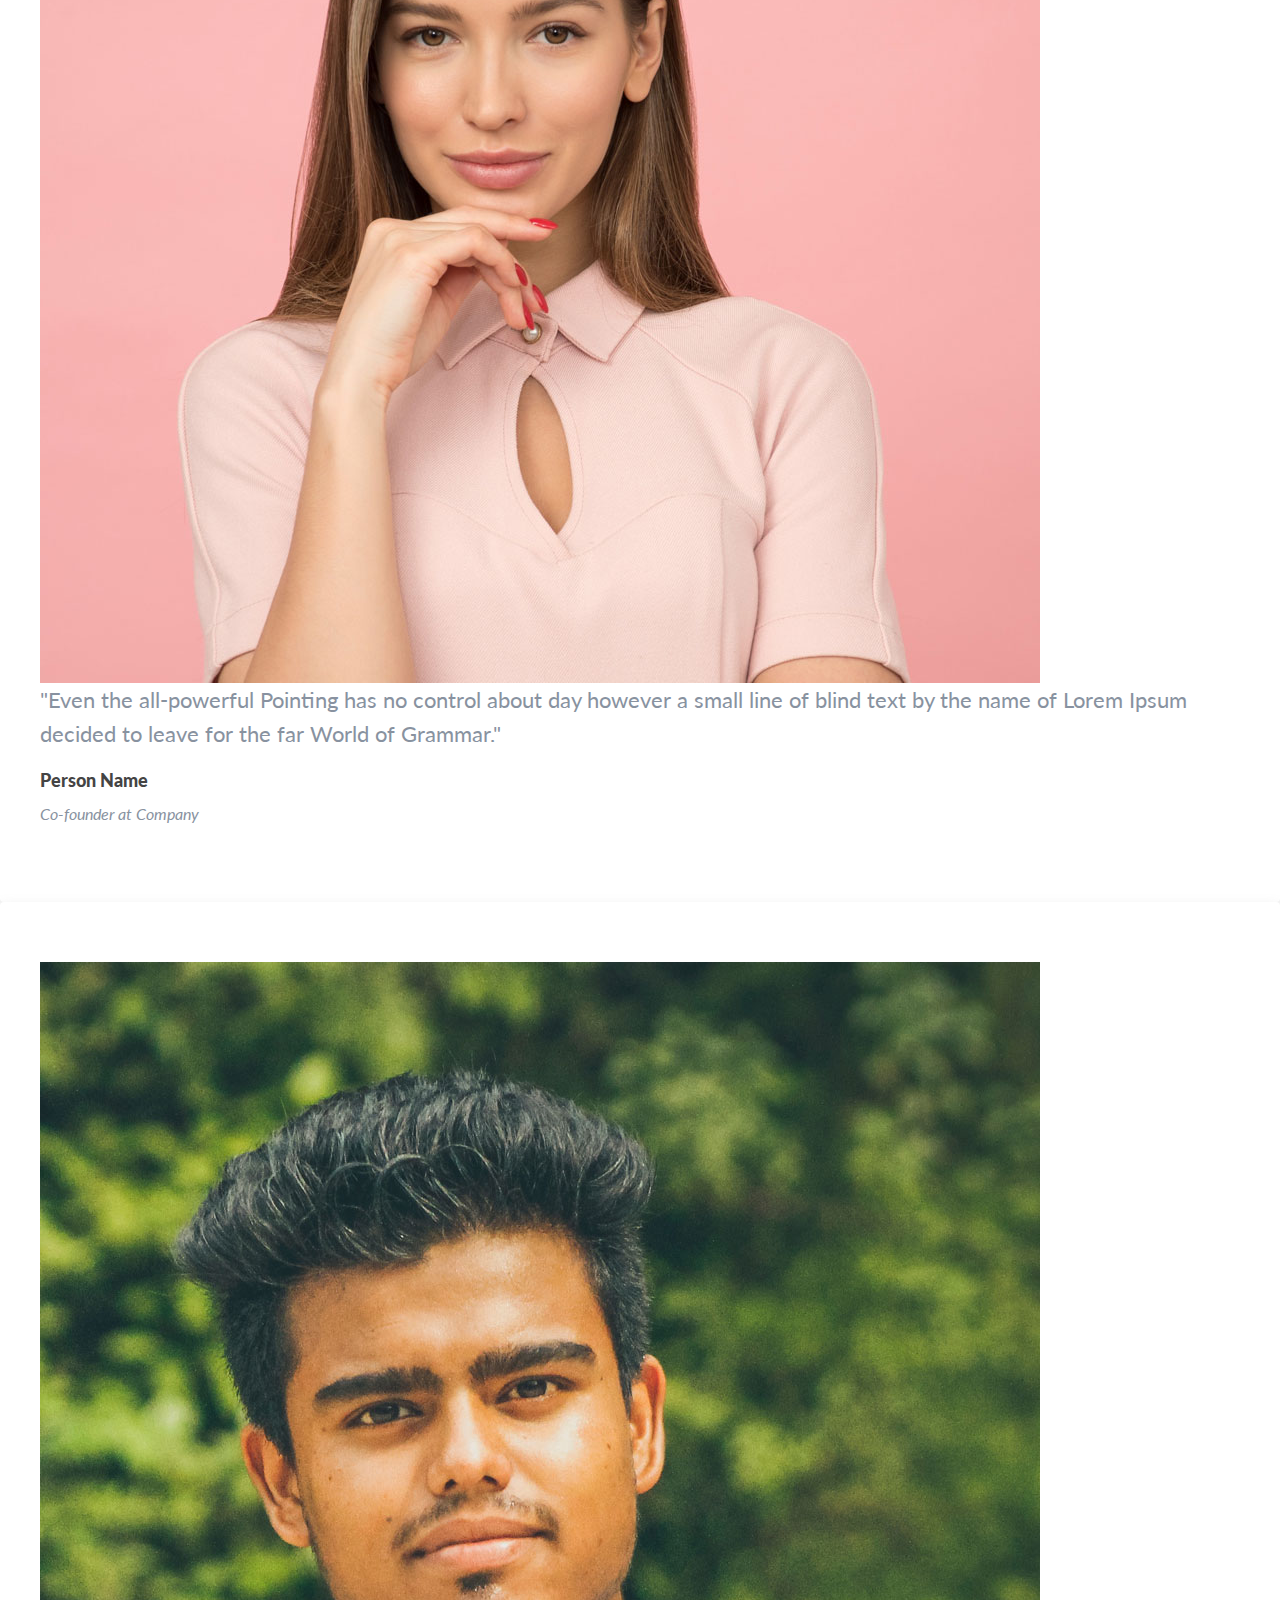
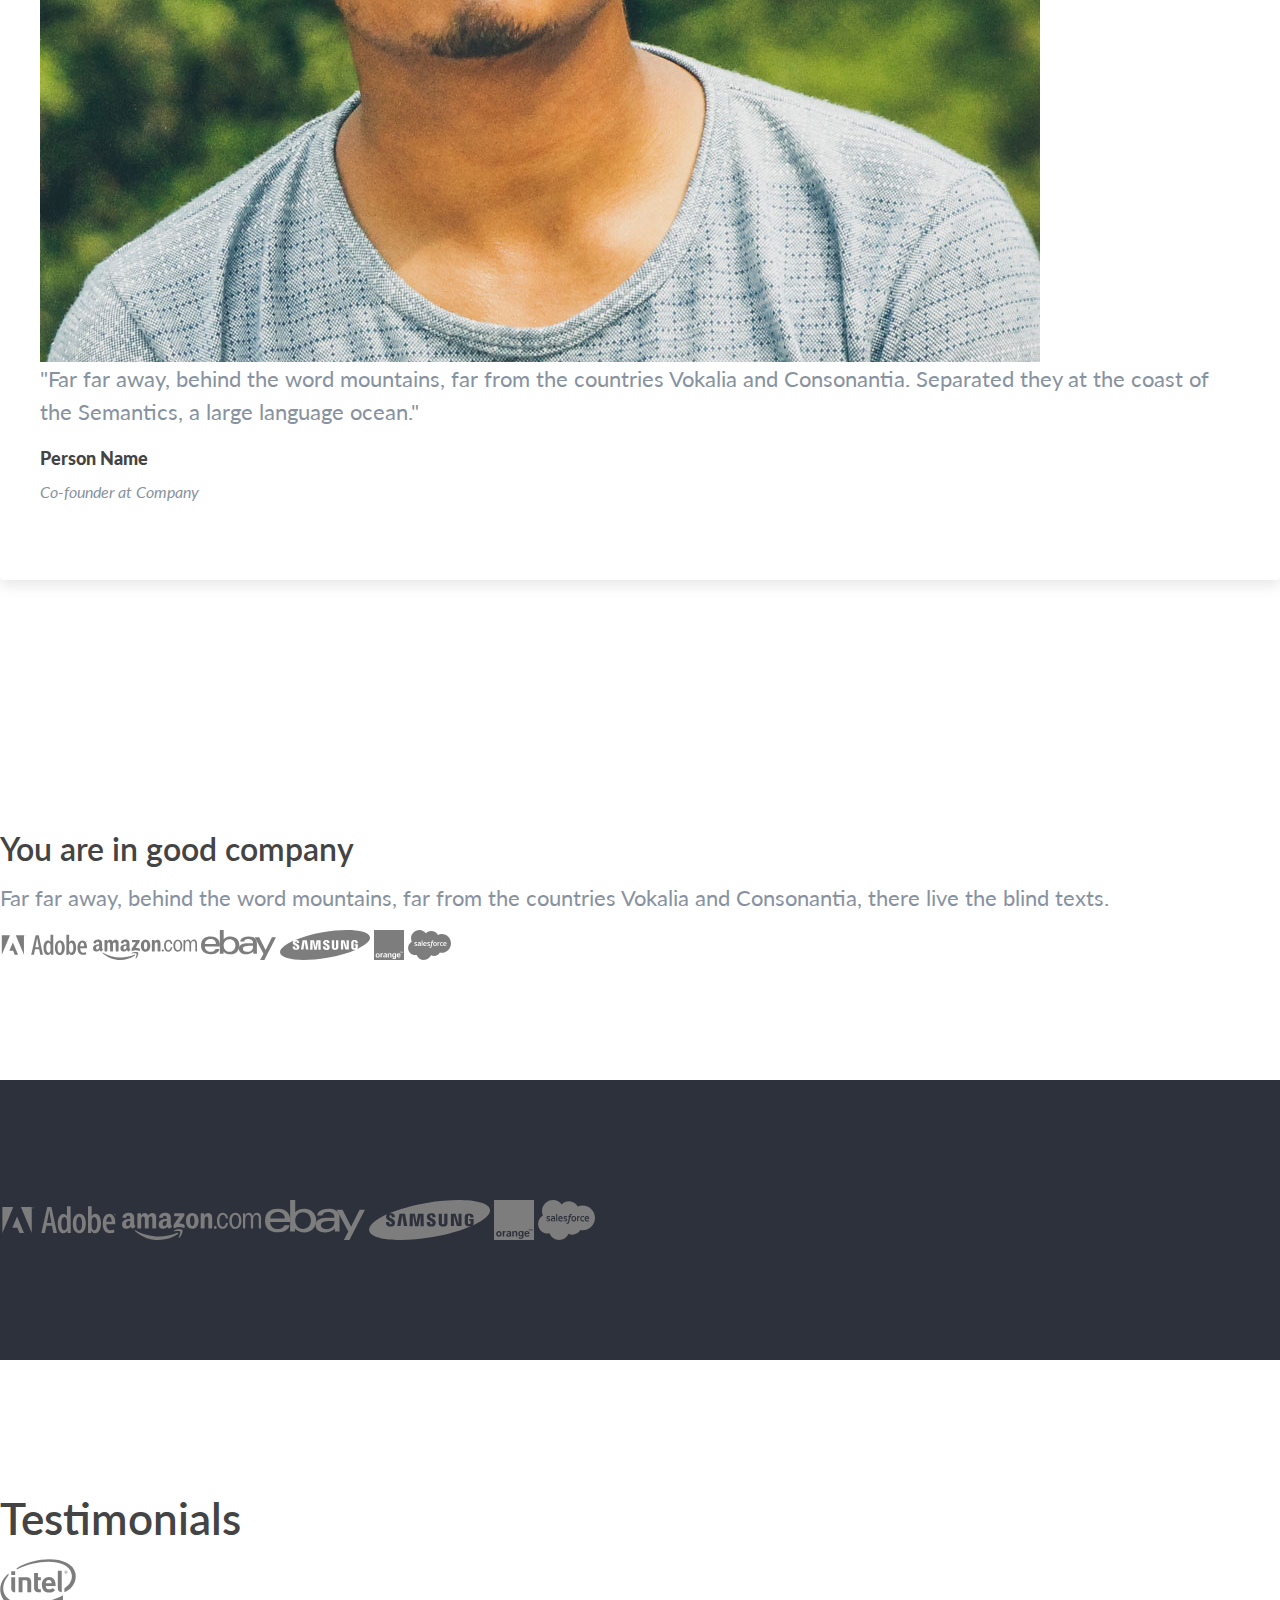
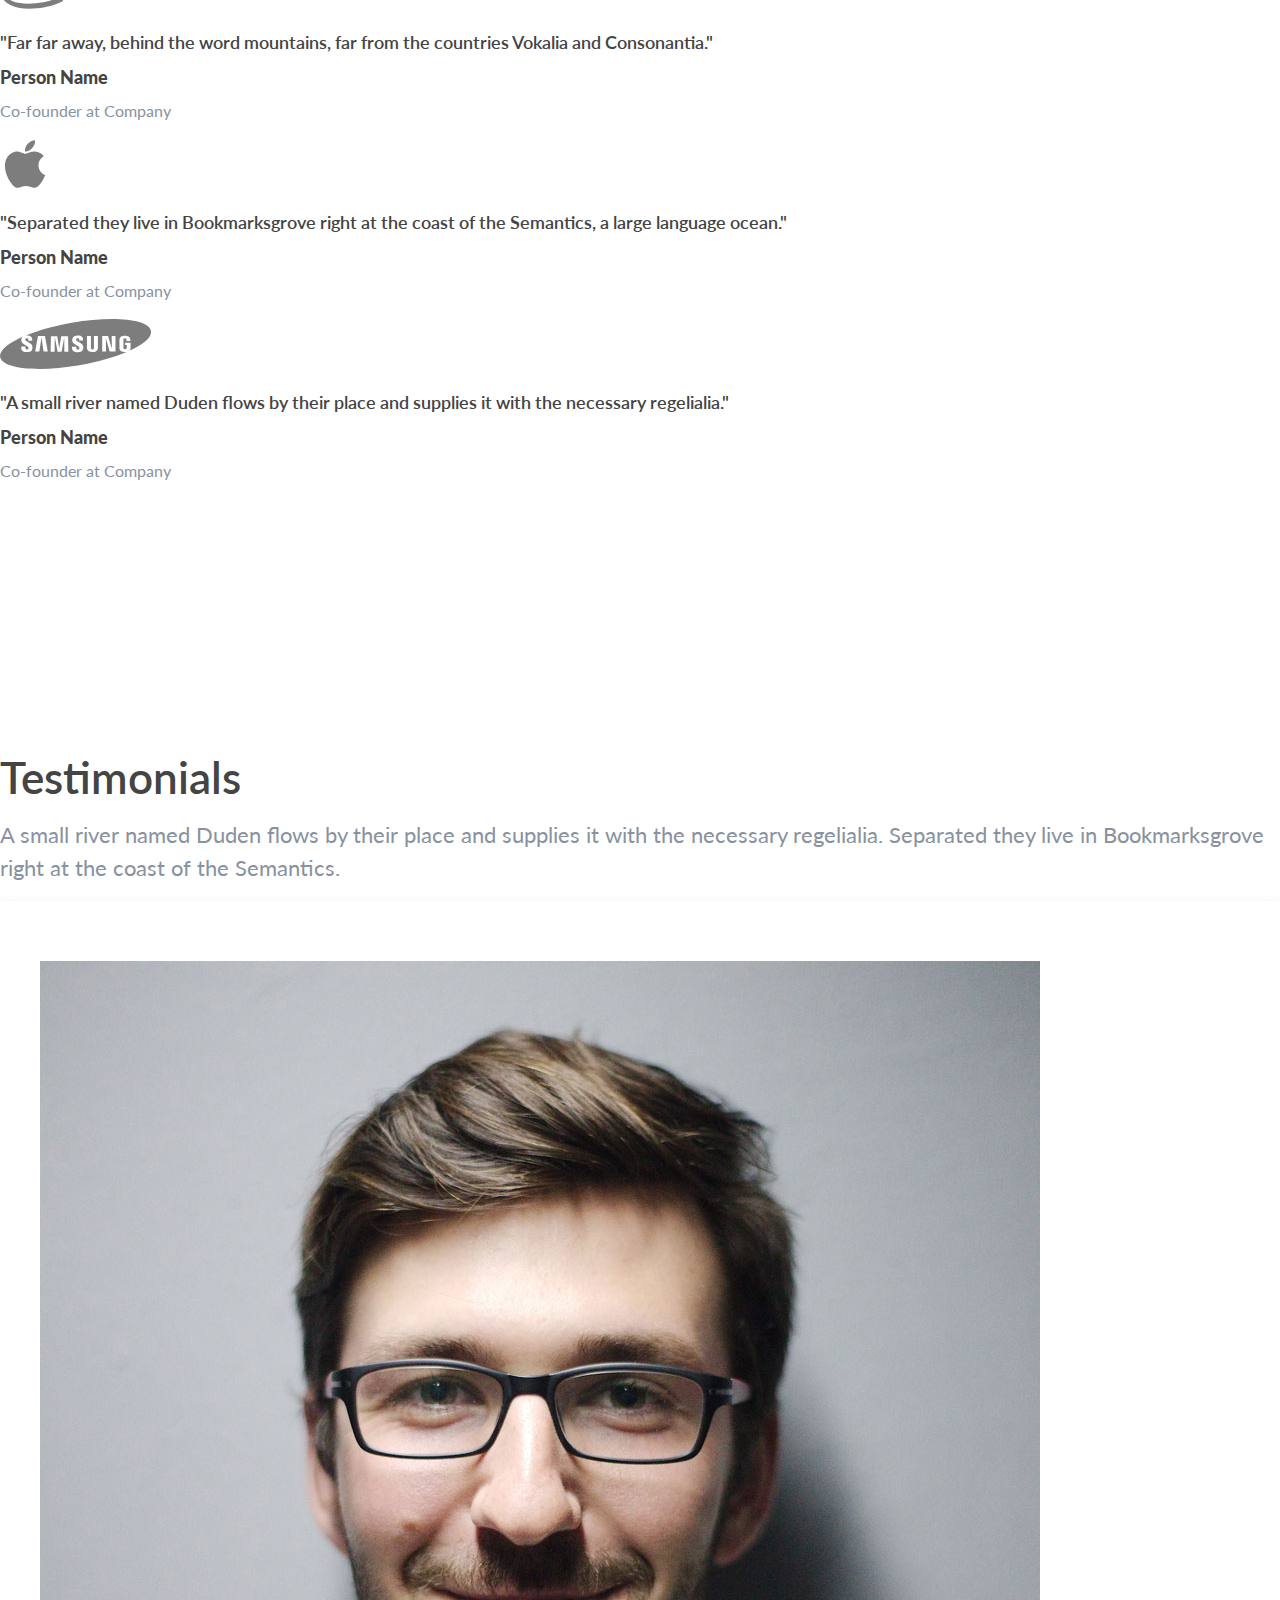
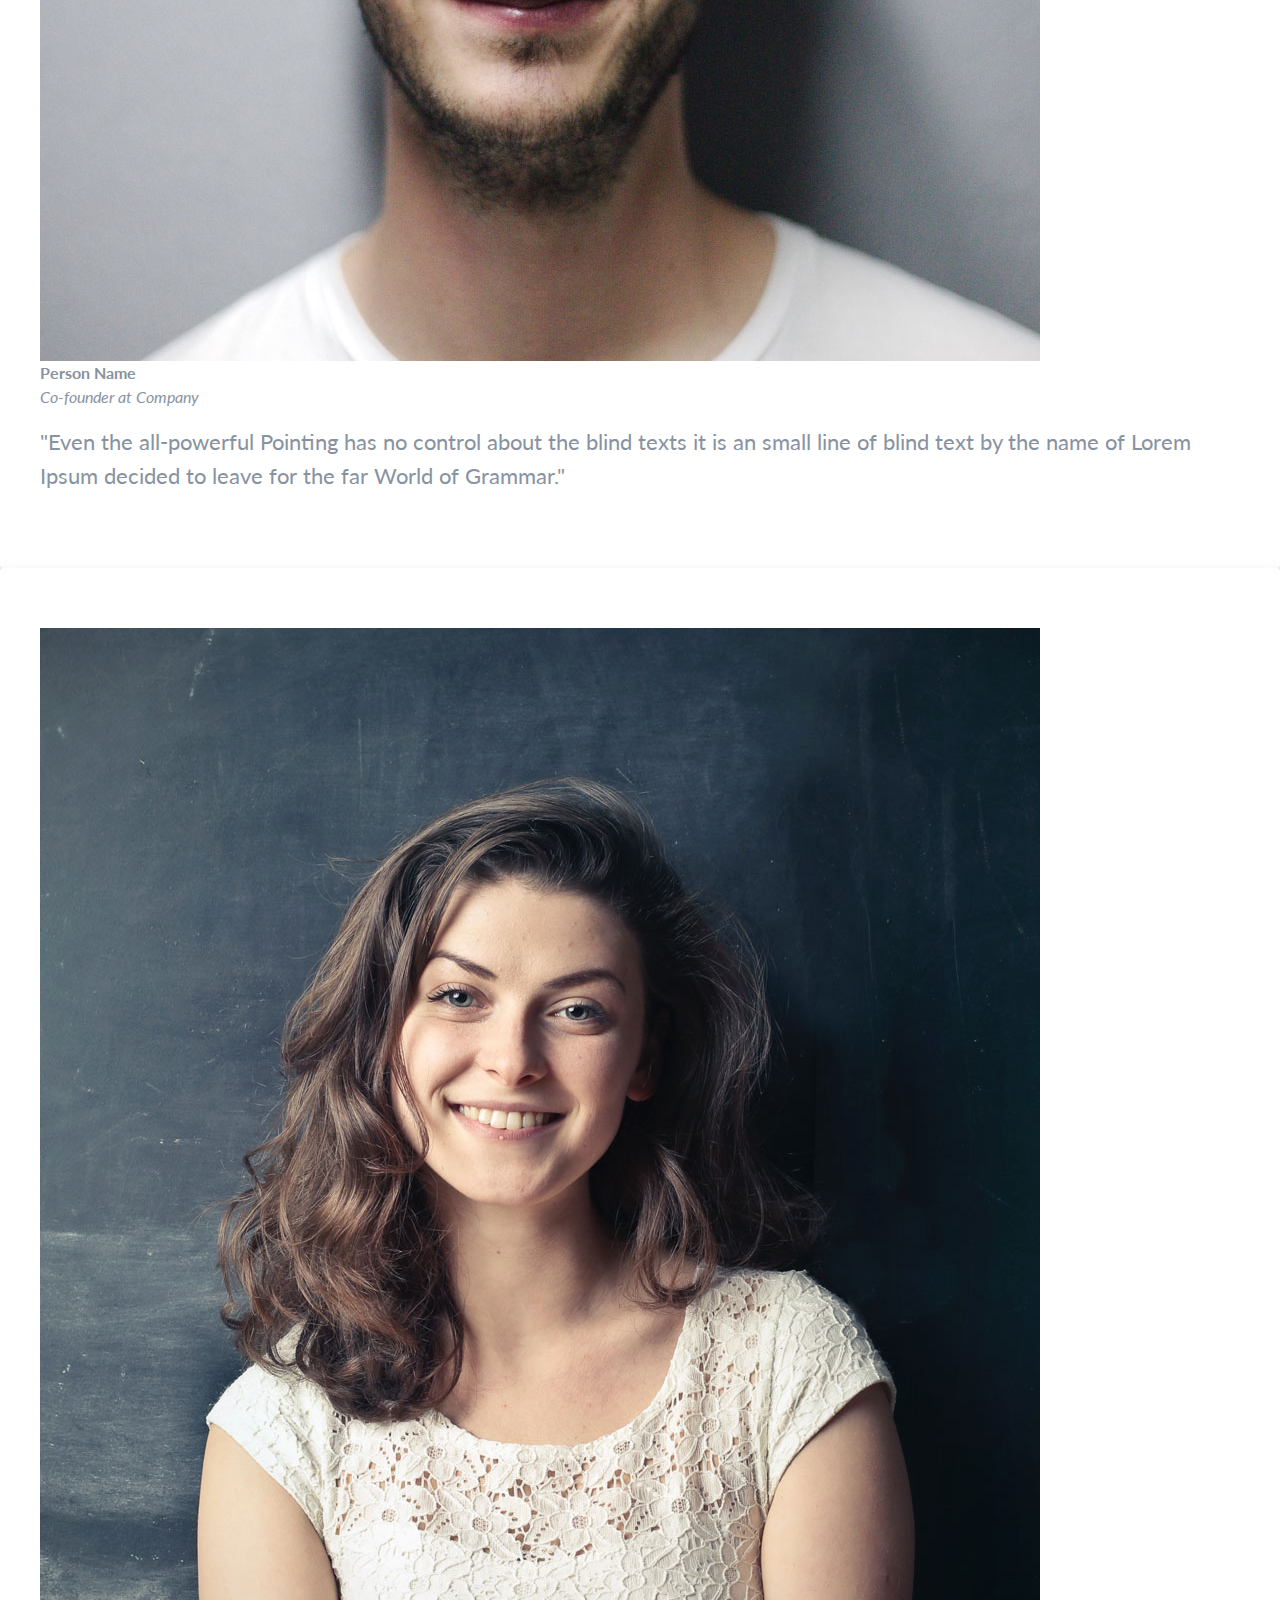
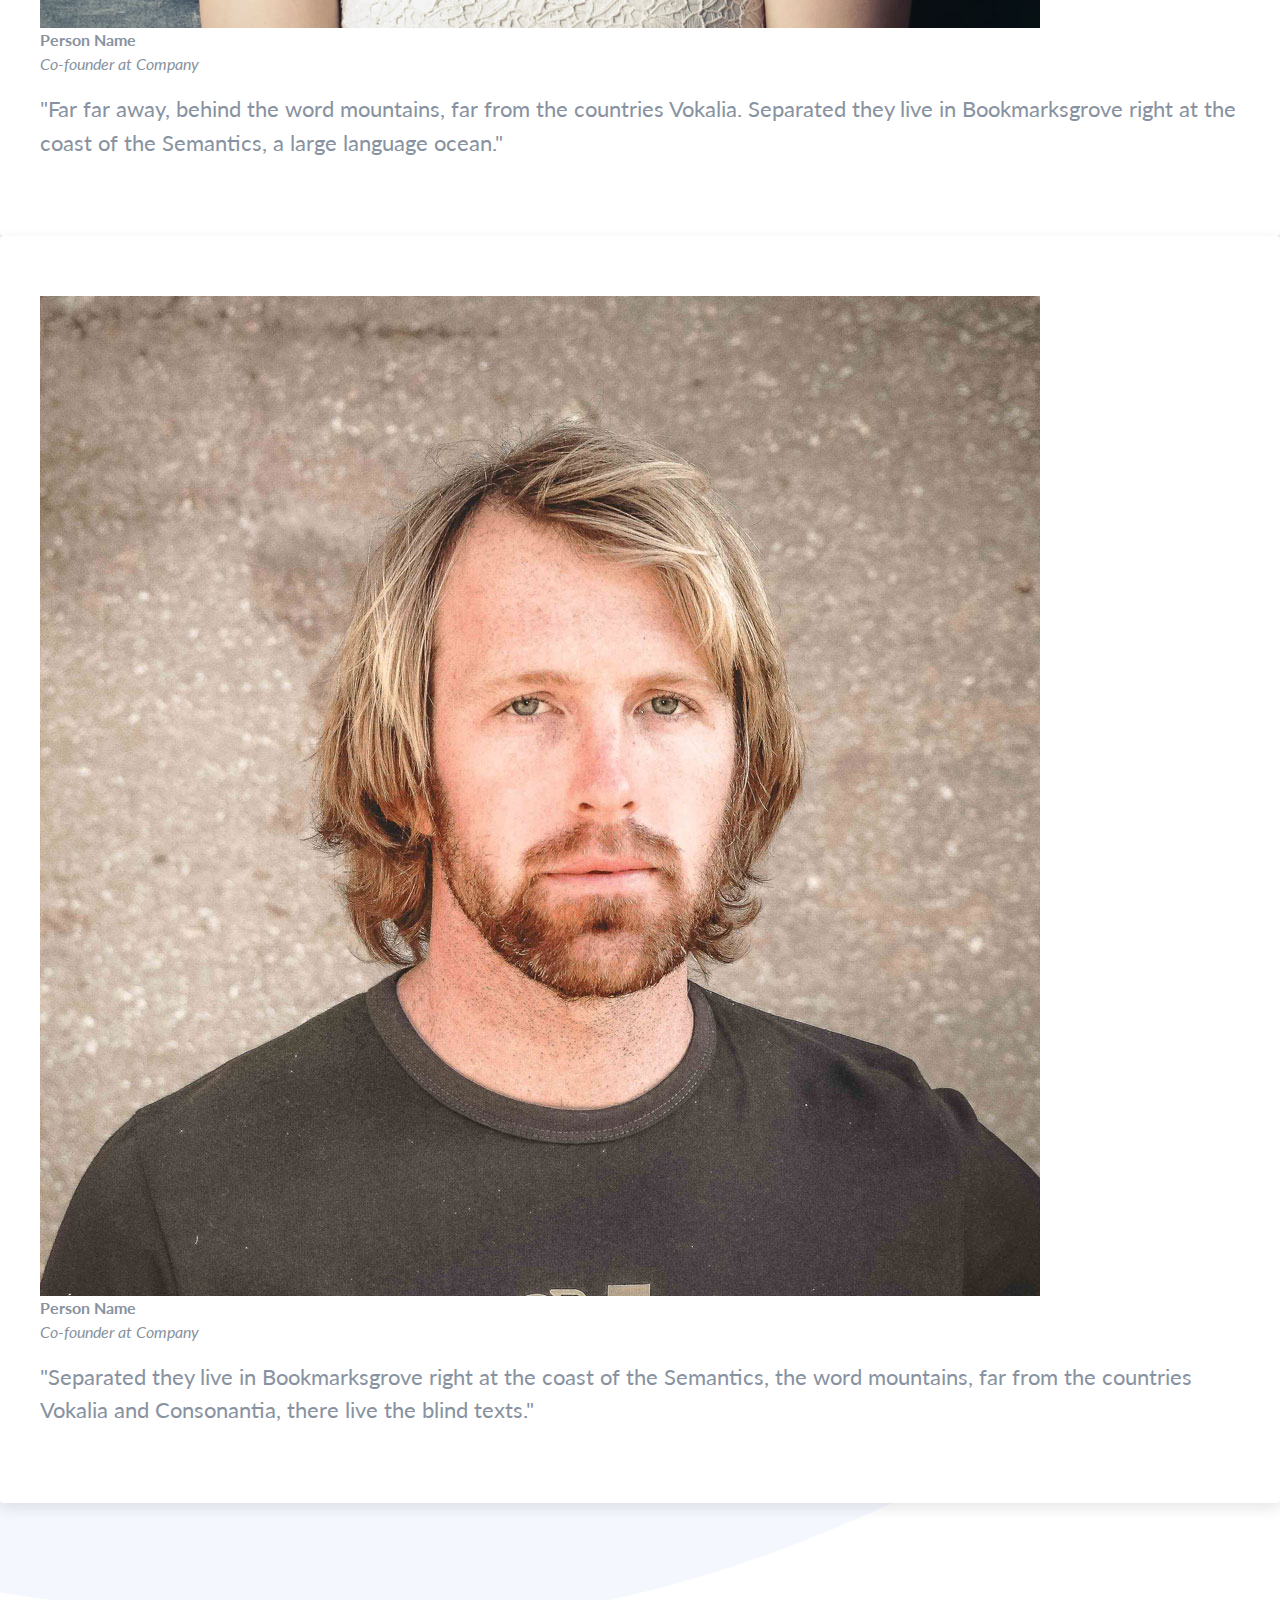
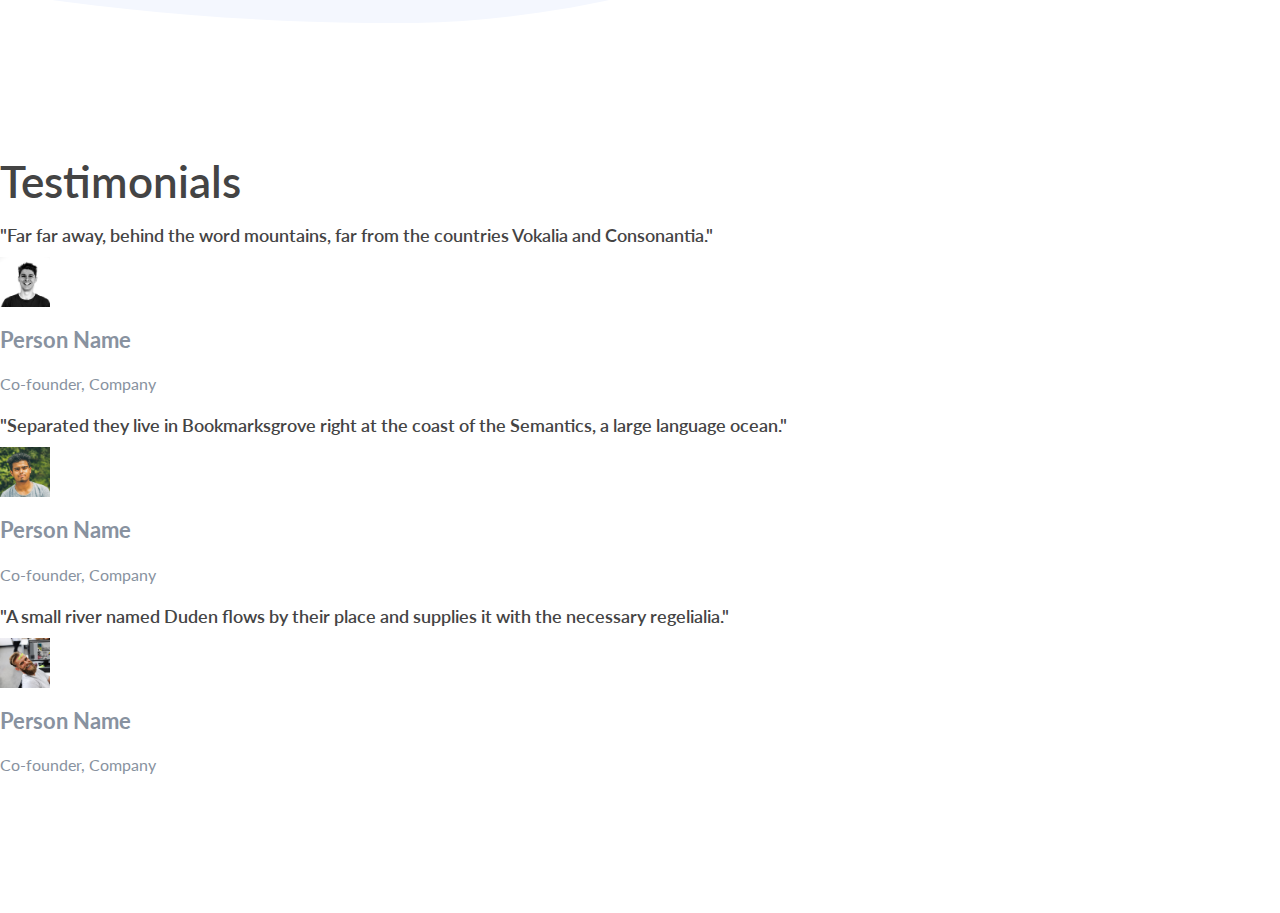
<file: testimonials.html>
<!DOCTYPE html>
<html>
  <head>
    <title>Froala Design Blocks - Testimonials</title>
    <meta name="viewport" content="width=device-width, height=device-height, initial-scale=1.0">
    <link rel="stylesheet" href="https://stackpath.bootstrapcdn.com/bootstrap/4.1.3/css/bootstrap.min.css" integrity="sha384-MCw98/SFnGE8fJT3GXwEOngsV7Zt27NXFoaoApmYm81iuXoPkFOJwJ8ERdknLPMO" crossorigin="anonymous">
    <link href="https://fonts.googleapis.com/css?family=Lato" rel="stylesheet">
    <link rel="stylesheet" href="https://use.fontawesome.com/releases/v5.3.1/css/all.css">
    <link type="text/css" rel="stylesheet" href="css/froala_blocks.css">
    <style>
      .fdb-block {
        border-bottom: 1px solid var(--light);
      }
    </style>
  </head>
  <body><style>
  #navigator {
    position: sticky;
    top: 0;
    z-index: 1000;
  }

  #navigator .navbar-toggler-icon {
    background-image: url("data:image/svg+xml;charset=utf8,%3Csvg viewBox='0 0 30 30' xmlns='http://www.w3.org/2000/svg'%3E%3Cpath stroke='rgba(0, 0, 0, 0.5)' stroke-width='2' stroke-linecap='round' stroke-miterlimit='10' d='M4 7h22M4 15h22M4 23h22'/%3E%3C/svg%3E");
  }

  @media (max-width: 720px) {
    #navigator {
      border-bottom: 1px solid #ccc;
    }
  }

  #navigator a {
    font-size: 14px;
  }

  #navigator+section {
    padding: 250px 0;
  }

</style>

<section class="fdb-block p-2" id="navigator">
  <div class="container-fluid">
    <nav class="navbar navbar-expand-md">
      <button class="navbar-toggler mr-auto ml-auto" type="button" data-toggle="collapse" data-target="#navbarNav0" aria-controls="navbarNav0" aria-expanded="false" aria-label="Toggle navigation">
        <span class="navbar-toggler-icon"></span>
      </button>
      <div class="collapse navbar-collapse mt-2 mt-md-0" id="navbarNav0">
        <p class="m-auto">
          <a class="btn btn-outline-primary m-1" href="call-to-action.html">Call to action</a>
          <a class="btn btn-outline-primary m-1" href="contacts.html">Contacts</a>
          <a class="btn btn-outline-primary m-1" href="contents.html">Contents</a>
          <a class="btn btn-outline-primary m-1" href="features.html">Features</a>
          <a class="btn btn-outline-primary m-1" href="footers.html">Footers</a>
          <a class="btn btn-outline-primary m-1" href="forms.html">Forms</a>
          <a class="btn btn-outline-primary m-1" href="headers.html">Headers</a>
          <a class="btn btn-outline-primary m-1" href="pricings.html">Pricings</a>
          <a class="btn btn-outline-primary m-1" href="teams.html">Teams</a>
          <a class="btn btn-outline-primary m-1" href="testimonials.html">Testimonials</a>
        </p>
      </div>
    </nav>
  </div>
</section>

<script>
  var page = window.location.pathname.split('/')
  page = page[page.length - 1]

  var nav = document.querySelector('a[href="' + page + '"]')
  if (nav) {
    nav.classList.add('active')
  }

</script>

    <!-- Testimonials 1 -->
    <section class="fdb-block">
      <div class="container">
        <div class="row align-items-center justify-content-center">
          <div class="col-12 col-md-10 col-lg-8">
            <p class="lead">
              "Far far away, behind the word mountains, far from the countries Vokalia and Consonantia, there live the blind texts. Separated they live in Bookmarksgrove right at the coast of the Semantics, a large language ocean."
            </p>
    
            <p class="lead"><strong>Person Name</strong> <em class="ml-4">Co-founder at Company</em></p>
          </div>
          <div class="col-8 col-sm-6 col-md-2 col-lg-3 col-xl-2 mt-4 mt-md-0 ml-auto mr-auto mr-md-0">
            <img alt="image" class="img-fluid rounded-circle" src="./imgs/people/1.jpg">
          </div>
        </div>
      </div>
    </section>
    
    <!-- Testimonials 2 -->
    <section class="fdb-block" style="background-image: url(imgs/hero/red.svg);">
      <div class="container">
        <div class="fdb-box">
          <div class="row align-items-center justify-content-center">
            <div class="col-10 col-sm-6 col-md-4 col-lg-3 col-xl-2 m-auto">
              <img alt="image" class="img-fluid rounded-circle" src="./imgs/people/3.jpg">
            </div>
    
            <div class="col-12 col-md-8 ml-auto mr-auto mt-4 mt-md-0">
              <p class="lead">
                "Even the all-powerful Pointing has no control about the blind texts it is an almost unorthographic life One day however a small line of blind text by the name of Lorem Ipsum decided to leave for the far World of Grammar."
              </p>
    
              <p class="h3 mt-4 mt-lg-5"><strong>Person Name</strong></p>
              <p><em>Co-founder at Company</em></p>
            </div>
          </div>
        </div>
      </div>
    </section>
    
    <!-- Testimonials 3 -->
    <section class="fdb-block">
      <div class="container">
        <div class="row text-center">
          <div class="col-12">
            <h3><strong>You are in good company</strong></h3>
    
            <div class="mt-5 justify-content-center">
              <img alt="image" height="30" class="ml-3 mr-3 mb-2 mt-2" src="./imgs/customers/adobe.svg">
              <img alt="image" height="30" class="ml-3 mr-3 mb-2 mt-2" src="./imgs/customers/amazon.svg">
              <img alt="image" height="30" class="ml-3 mr-3 mb-2 mt-2" src="./imgs/customers/ebay.svg">
              <img alt="image" height="30" class="ml-3 mr-3 mb-2 mt-2" src="./imgs/customers/samsung.svg">
              <img alt="image" height="30" class="ml-3 mr-3 mb-2 mt-2" src="./imgs/customers/orange.svg">
              <img alt="image" height="30" class="ml-3 mr-3 mb-2 mt-2" src="./imgs/customers/salesforce.svg">
            </div>
            <div class="mt-2 mt-md-5 justify-content-center">
              <img alt="image" height="30" class="ml-3 mr-3 mb-2 mt-2" src="./imgs/customers/cisco.svg">
              <img alt="image" height="30" class="ml-3 mr-3 mb-2 mt-2" src="./imgs/customers/apple.svg">
              <img alt="image" height="30" class="ml-3 mr-3 mb-2 mt-2" src="./imgs/customers/ibm.svg">
              <img alt="image" height="30" class="ml-3 mr-3 mb-2 mt-2" src="./imgs/customers/intel.svg">
              <img alt="image" height="30" class="ml-3 mr-3 mb-2 mt-2" src="./imgs/customers/panasonic.svg">
            </div>
          </div>
        </div>
      </div>
    </section>
    
    <!-- Testimonials 4 -->
    <section class="fdb-block">
      <div class="container">
        <div class="row align-items-center justify-content-center">
          <div class="col-md-6">
            <div class="fdb-box fdb-touch">
              <p class="h3 mb-4">"Far far away, behind the word mountains, far from the countries Vokalia and Consonantia, there live the blind texts. Separated they live in Bookmarksgrove right at the coast of the Semantics."</p>
    
              <p>
                <img alt="image" height="50" class="rounded-circle" src="./imgs/people/5.jpg">
                <strong class="ml-3">Person Name</strong>
              </p>
            </div>
          </div>
    
          <div class="col-md-6 mt-4 mt-md-0">
            <div class="fdb-box fdb-touch">
              <p class="h3 mb-4">"A small river named Duden flows by their place and supplies it with the necessary regelialia. It is a paradisematic country, in which roasted parts of sentences fly into your mouth."</p>
    
              <p>
                <img alt="image" height="50" class="rounded-circle" src="./imgs/people/4.jpg">
                <strong class="ml-3">Person Name</strong>
              </p>
            </div>
          </div>
        </div>
      </div>
    </section>
    
    <!-- Testimonials 5 -->
    <section class="fdb-block py-5">
      <div class="container py-5" style="background-image: url(imgs/shapes/2.svg);">
        <div class="row align-items-center justify-content-center">
          <div class="col-lg-9 col-xl-6">
            <div class="fdb-box">
              <div class="row">
                <div class="col-8 col-sm-6 col-md-4 col-xl-3 ml-auto mr-auto">
                  <img alt="image" class="img-fluid rounded" src="./imgs/people/6.jpg">
                </div>
    
                <div class="col-md-8 mt-4 mt-md-0">
                  <p class="lead">
                    "Even the all-powerful Pointing has no control about day however a small line of blind text by the name of Lorem Ipsum decided to leave for the far World of Grammar."
                  </p>
    
                  <p class="h3 mt-4 mt-xl-5"><strong>Person Name</strong></p>
                  <p><em>Co-founder at Company</em></p>
                </div>
              </div>
            </div>
          </div>
    
          <div class="col-lg-9 col-xl-6 mt-4 mt-xl-0">
            <div class="fdb-box">
              <div class="row">
                <div class="col-8 col-sm-6 col-md-4 col-xl-3 ml-auto mr-auto">
                  <img alt="image" class="img-fluid rounded" src="./imgs/people/8.jpg">
                </div>
    
                <div class="col-md-8 mt-4 mt-md-0">
                  <p class="lead">
                    "Far far away, behind the word mountains, far from the countries Vokalia and Consonantia. Separated they at the coast of the Semantics, a large language ocean."
                  </p>
    
                  <p class="h3 mt-4 mt-xl-5"><strong>Person Name</strong></p>
                  <p><em>Co-founder at Company</em></p>
                </div>
              </div>
            </div>
          </div>
        </div>
      </div>
    </section>
    
    <!-- Testimonials 6 -->
    <section class="fdb-block">
      <div class="container">
        <div class="row text-center justify-content-center">
          <div class="col-lg-8">
            <h2>You are in good company</h2>
            <p class="lead">Far far away, behind the word mountains, far from the countries Vokalia and Consonantia, there live the blind texts. </p>
            <div class="mt-5 justify-content-center">
              <img alt="image" height="30" class="ml-3 mr-3 mb-2 mt-2" src="./imgs/customers/adobe.svg">
              <img alt="image" height="30" class="ml-3 mr-3 mb-2 mt-2" src="./imgs/customers/amazon.svg">
              <img alt="image" height="30" class="ml-3 mr-3 mb-2 mt-2" src="./imgs/customers/ebay.svg">
              <img alt="image" height="30" class="ml-3 mr-3 mb-2 mt-2" src="./imgs/customers/samsung.svg">
              <img alt="image" height="30" class="ml-3 mr-3 mb-2 mt-2" src="./imgs/customers/orange.svg">
              <img alt="image" height="30" class="ml-3 mr-3 mb-2 mt-2" src="./imgs/customers/salesforce.svg">
            </div>
          </div>
        </div>
      </div>
    </section>
    
    <!-- Testimonials 7 -->
    <section class="fdb-block bg-dark">
      <div class="container">
        <div class="row justify-content-center text-center">
          <div class="col">
            <img alt="image" height="40" class="ml-3 mr-3 mb-2 mt-2" src="./imgs/customers/adobe.svg">
            <img alt="image" height="40" class="ml-3 mr-3 mb-2 mt-2" src="./imgs/customers/amazon.svg">
            <img alt="image" height="40" class="ml-3 mr-3 mb-2 mt-2" src="./imgs/customers/ebay.svg">
            <img alt="image" height="40" class="ml-3 mr-3 mb-2 mt-2" src="./imgs/customers/samsung.svg">
            <img alt="image" height="40" class="ml-3 mr-3 mb-2 mt-2" src="./imgs/customers/orange.svg">
            <img alt="image" height="40" class="ml-3 mr-3 mb-2 mt-2" src="./imgs/customers/salesforce.svg">
          </div>
        </div>
      </div>
    </section>
    
    <!-- Testimonials 8 -->
    <section class="fdb-block">
      <div class="container">
        <div class="row pb-xl-5 text-center justify-content-center">
          <div class="col-md-10 col-lg-7">
            <h1>Testimonials</h1>
          </div>
        </div>
    
        <div class="row mt-5 justify-content-center">
          <div class="col-md-8 col-lg-4 col-xl-3 m-auto text-center">
            <img alt="image" height="50" src="./imgs/customers/intel.svg">
            <p class="h3 mt-4">"Far far away, behind the word mountains, far from the countries Vokalia and Consonantia."</p>
    
            <p class="h3 mt-4 mt-xl-5"><strong>Person Name</strong></p>
            <p>Co-founder at Company</p>
          </div>
    
          <div class="col-md-8 col-lg-4 col-xl-3 pt-5 pt-lg-0 m-auto text-center">
            <img alt="image" height="50" src="./imgs/customers/apple.svg">
            <p class="h3 mt-4">"Separated they live in Bookmarksgrove right at the coast of the Semantics, a large language ocean."</p>
    
            <p class="h3 mt-4 mt-xl-5"><strong>Person Name</strong></p>
            <p>Co-founder at Company</p>
          </div>
    
          <div class="col-md-8 col-lg-4 col-xl-3 pt-5 pt-lg-0 m-auto text-center">
            <img alt="image" height="50" src="./imgs/customers/samsung.svg">
            <p class="h3 mt-4">"A small river named Duden flows by their place and supplies it with the necessary regelialia."</p>
    
            <p class="h3 mt-4 mt-xl-5"><strong>Person Name</strong></p>
            <p>Co-founder at Company</p>
          </div>
        </div>
      </div>
    </section>
    
    <!-- Testimonials 9 -->
    <section class="fdb-block" style="background-image: url(imgs/shapes/9.svg);">
      <div class="container">
        <div class="row text-center justify-content-center">
          <div class="col-md-10 col-lg-8 col-xl-7">
            <h1>Testimonials</h1>
            <p class="lead">A small river named Duden flows by their place and supplies it with the necessary regelialia. Separated they live in Bookmarksgrove right at the coast of the Semantics.</p>
          </div>
        </div>
    
        <div class="row mt-5 align-items-center justify-content-center">
          <div class="col-md-8 col-lg-4">
            <div class="fdb-box">
              <div class="row no-gutters align-items-center">
                <div class="col-3">
                  <img alt="image" class="img-fluid rounded" src="./imgs/people/1.jpg">
                </div>
                <div class="col-8 ml-auto">
                  <p>
                    <strong>Person Name</strong><br>
                    <em>Co-founder at Company</em>
                  </p>
                </div>
              </div>
              <div class="row mt-4">
                <div class="col-12">
                  <p class="lead">
                    "Even the all-powerful Pointing has no control about the blind texts it is an small line of blind text by the name of Lorem Ipsum decided to leave for the far World of Grammar."
                  </p>
                </div>
              </div>
            </div>
          </div>
    
          <div class="col-md-8 col-lg-4 mt-4 mt-lg-0">
            <div class="fdb-box">
              <div class="row no-gutters align-items-center">
                <div class="col-3">
                  <img alt="image" class="img-fluid rounded" src="./imgs/people/3.jpg">
                </div>
                <div class="col-8 ml-auto">
                  <p>
                    <strong>Person Name</strong><br>
                    <em>Co-founder at Company</em>
                  </p>
                </div>
              </div>
              <div class="row mt-4">
                <div class="col-12">
                  <p class="lead">
                    "Far far away, behind the word mountains, far from the countries Vokalia. Separated they live in Bookmarksgrove right at the coast of the Semantics, a large language ocean."
                  </p>
                </div>
              </div>
            </div>
          </div>
    
          <div class="col-md-8 col-lg-4 mt-4 mt-lg-0">
            <div class="fdb-box">
              <div class="row no-gutters align-items-center">
                <div class="col-3">
                  <img alt="image" class="img-fluid rounded" src="./imgs/people/2.jpg">
                </div>
                <div class="col-8 ml-auto">
                  <p>
                    <strong>Person Name</strong><br>
                    <em>Co-founder at Company</em>
                  </p>
                </div>
              </div>
              <div class="row mt-4">
                <div class="col-12">
                  <p class="lead">
                    "Separated they live in Bookmarksgrove right at the coast of the Semantics, the word mountains, far from the countries Vokalia and Consonantia, there live the blind texts."
                  </p>
                </div>
              </div>
            </div>
          </div>
        </div>
      </div>
    </section>
    
    <!-- Testimonials 10 -->
    <section class="fdb-block">
      <div class="container">
        <div class="row text-center justify-content-center">
          <div class="col-md-10 col-lg-7">
            <h1>Testimonials</h1>
          </div>
        </div>
    
        <div class="row mt-5 justify-content-center">
          <div class="col-md-10 col-lg-3 ml-auto mr-auto text-center">
            <p class="h3 mb-4 mb-lg-5">"Far far away, behind the word mountains, far from the countries Vokalia and Consonantia."</p>
    
            <p><img alt="image" height="50" class="rounded-circle" src="./imgs/people/5.jpg"></p>
            <p class="lead"><strong>Person Name</strong></p>
            <p>Co-founder, Company</p>
          </div>
    
          <div class="col-md-10 col-lg-3 pt-5 pt-lg-0 ml-auto mr-auto text-center">
            <p class="h3 mb-4 mb-lg-5">"Separated they live in Bookmarksgrove right at the coast of the Semantics, a large language ocean."</p>
    
            <p><img alt="image" height="50" class="rounded-circle" src="./imgs/people/8.jpg"></p>
            <p class="lead"><strong>Person Name</strong></p>
            <p>Co-founder, Company</p>
          </div>
    
          <div class="col-md-10 col-lg-3 pt-5 pt-lg-0 ml-auto mr-auto text-center">
            <p class="h3 mb-4 mb-lg-5">"A small river named Duden flows by their place and supplies it with the necessary regelialia."</p>
    
            <p><img alt="image" height="50" class="rounded-circle" src="./imgs/people/9.jpg"></p>
            <p class="lead"><strong>Person Name</strong></p>
            <p>Co-founder, Company</p>
          </div>
        </div>
      </div>
    </section>
    
  </body>
</html>
</file>
<file: css/froala_blocks.css>
*,
*::before,
*::after {
  box-sizing: border-box; }

html {
  font-family: sans-serif;
  line-height: 1.15;
  -webkit-text-size-adjust: 100%;
  -ms-text-size-adjust: 100%;
  -ms-overflow-style: scrollbar;
  -webkit-tap-highlight-color: rgba(0, 0, 0, 0); }

@-ms-viewport {
  width: device-width; }

article, aside, figcaption, figure, footer, header, hgroup, main, nav, section {
  display: block; }

body {
  margin: 0;
  font-family: Lato, Helvetica, Arial;
  font-size: 1em;
  font-weight: 400;
  line-height: 1.5;
  color: #444444;
  text-align: left;
  background-color: #fff; }

[tabindex="-1"]:focus {
  outline: 0 !important; }

hr {
  box-sizing: content-box;
  height: 0;
  overflow: visible; }

h1, h2, h3, h4, h5, h6 {
  margin-top: 0;
  margin-bottom: 0.5rem; }

p {
  margin-top: 0;
  margin-bottom: 1rem; }

abbr[title],
abbr[data-original-title] {
  text-decoration: underline;
  text-decoration: underline dotted;
  cursor: help;
  border-bottom: 0; }

address {
  margin-bottom: 1rem;
  font-style: normal;
  line-height: inherit; }

ol,
ul,
dl {
  margin-top: 0;
  margin-bottom: 1rem; }

ol ol,
ul ul,
ol ul,
ul ol {
  margin-bottom: 0; }

dt {
  font-weight: 700; }

dd {
  margin-bottom: .5rem;
  margin-left: 0; }

blockquote {
  margin: 0 0 1rem; }

dfn {
  font-style: italic; }

b,
strong {
  font-weight: bolder; }

small {
  font-size: 80%; }

sub,
sup {
  position: relative;
  font-size: 75%;
  line-height: 0;
  vertical-align: baseline; }

sub {
  bottom: -.25em; }

sup {
  top: -.5em; }

a {
  color: #329ef7;
  text-decoration: none;
  background-color: transparent;
  -webkit-text-decoration-skip: objects; }
  a:hover {
    color: #0056b3;
    text-decoration: underline; }

a:not([href]):not([tabindex]) {
  color: inherit;
  text-decoration: none; }
  a:not([href]):not([tabindex]):hover, a:not([href]):not([tabindex]):focus {
    color: inherit;
    text-decoration: none; }
  a:not([href]):not([tabindex]):focus {
    outline: 0; }

pre,
code,
kbd,
samp {
  font-family: SFMono-Regular, Menlo, Monaco, Consolas, "Liberation Mono", "Courier New", monospace;
  font-size: 1em; }

pre {
  margin-top: 0;
  margin-bottom: 1rem;
  overflow: auto;
  -ms-overflow-style: scrollbar; }

figure {
  margin: 0 0 1rem; }

img {
  vertical-align: middle;
  border-style: none; }

svg {
  overflow: hidden;
  vertical-align: middle; }

table {
  border-collapse: collapse; }

caption {
  padding-top: 0.75rem;
  padding-bottom: 0.75rem;
  color: #6c757d;
  text-align: left;
  caption-side: bottom; }

th {
  text-align: inherit; }

label {
  display: inline-block;
  margin-bottom: 0.5rem; }

button {
  border-radius: 0; }

button:focus {
  outline: 1px dotted;
  outline: 5px auto -webkit-focus-ring-color; }

input,
button,
select,
optgroup,
textarea {
  margin: 0;
  font-family: inherit;
  font-size: inherit;
  line-height: inherit; }

button,
input {
  overflow: visible; }

button,
select {
  text-transform: none; }

button,
html [type="button"],
[type="reset"],
[type="submit"] {
  -webkit-appearance: button; }

button::-moz-focus-inner,
[type="button"]::-moz-focus-inner,
[type="reset"]::-moz-focus-inner,
[type="submit"]::-moz-focus-inner {
  padding: 0;
  border-style: none; }

input[type="radio"],
input[type="checkbox"] {
  box-sizing: border-box;
  padding: 0; }

input[type="date"],
input[type="time"],
input[type="datetime-local"],
input[type="month"] {
  -webkit-appearance: listbox; }

textarea {
  overflow: auto;
  resize: vertical; }

fieldset {
  min-width: 0;
  padding: 0;
  margin: 0;
  border: 0; }

legend {
  display: block;
  width: 100%;
  max-width: 100%;
  padding: 0;
  margin-bottom: .5rem;
  font-size: 1.5rem;
  line-height: inherit;
  color: inherit;
  white-space: normal; }

progress {
  vertical-align: baseline; }

[type="number"]::-webkit-inner-spin-button,
[type="number"]::-webkit-outer-spin-button {
  height: auto; }

[type="search"] {
  outline-offset: -2px;
  -webkit-appearance: none; }

[type="search"]::-webkit-search-cancel-button,
[type="search"]::-webkit-search-decoration {
  -webkit-appearance: none; }

::-webkit-file-upload-button {
  font: inherit;
  -webkit-appearance: button; }

output {
  display: inline-block; }

summary {
  display: list-item;
  cursor: pointer; }

template {
  display: none; }

[hidden] {
  display: none !important; }

h1, h2, h3, h4, h5, h6,
.h1, .h2, .h3, .h4, .h5, .h6 {
  margin-bottom: 0.5rem;
  font-family: inherit;
  font-weight: 600;
  line-height: 1.5;
  color: inherit; }

h1, .h1 {
  font-size: 2.75rem; }

h2, .h2 {
  font-size: 2rem; }

h3, .h3 {
  font-size: 1.125rem; }

h4, .h4 {
  font-size: 1rem; }

h5, .h5 {
  font-size: 0.875rem; }

h6, .h6 {
  font-size: 0.813rem; }

.lead {
  font-size: 1.4rem;
  font-weight: 400; }

.display-1 {
  font-size: 6rem;
  font-weight: 300;
  line-height: 1.2; }

.display-2 {
  font-size: 5.5rem;
  font-weight: 300;
  line-height: 1.2; }

.display-3 {
  font-size: 4.5rem;
  font-weight: 300;
  line-height: 1.2; }

.display-4 {
  font-size: 3.5rem;
  font-weight: 300;
  line-height: 1.2; }

hr {
  margin-top: 1rem;
  margin-bottom: 1rem;
  border: 0;
  border-top: 1px solid rgba(0, 0, 0, 0.1); }

small,
.small {
  font-size: 80%;
  font-weight: 400; }

mark,
.mark {
  padding: 0.2em;
  background-color: #fcf8e3; }

.list-unstyled {
  padding-left: 0;
  list-style: none; }

.list-inline {
  padding-left: 0;
  list-style: none; }

.list-inline-item {
  display: inline-block; }
  .list-inline-item:not(:last-child) {
    margin-right: 0.5rem; }

.initialism {
  font-size: 90%;
  text-transform: uppercase; }

.blockquote {
  margin-bottom: 1rem;
  font-size: 1.25rem; }

.blockquote-footer {
  display: block;
  font-size: 80%;
  color: #6c757d; }
  .blockquote-footer::before {
    content: "\2014 \00A0"; }

.form-control {
  display: block;
  width: 100%;
  height: calc(2.25rem + 0.25rem);
  padding: 0.375rem 0.75rem;
  font-size: 1em;
  line-height: 1.5;
  color: #495057;
  background-color: #fff;
  background-clip: padding-box;
  border: 1px solid #ced4da;
  border-radius: 0.25rem;
  transition: border-color 0.15s ease-in-out, box-shadow 0.15s ease-in-out; }
  @media screen and (prefers-reduced-motion: reduce) {
    .form-control {
      transition: none; } }
  .form-control::-ms-expand {
    background-color: transparent;
    border: 0; }
  .form-control:focus {
    color: #495057;
    background-color: #fff;
    border-color: #80bdff;
    outline: 0;
    box-shadow: 0 0 0 0.2rem rgba(0, 123, 255, 0.25); }
  .form-control::placeholder {
    color: #6c757d;
    opacity: 1; }
  .form-control:disabled, .form-control[readonly] {
    background-color: #e9ecef;
    opacity: 1; }

select.form-control:focus::-ms-value {
  color: #495057;
  background-color: #fff; }

.form-control-file,
.form-control-range {
  display: block;
  width: 100%; }

.col-form-label {
  padding-top: calc(0.375rem + 1px);
  padding-bottom: calc(0.375rem + 1px);
  margin-bottom: 0;
  font-size: inherit;
  line-height: 1.5; }

.col-form-label-lg {
  padding-top: calc(0.5rem + 1px);
  padding-bottom: calc(0.5rem + 1px);
  font-size: 1.25rem;
  line-height: 1.5; }

.col-form-label-sm {
  padding-top: calc(0.25rem + 1px);
  padding-bottom: calc(0.25rem + 1px);
  font-size: 0.875rem;
  line-height: 1.5; }

.form-control-plaintext {
  display: block;
  width: 100%;
  padding-top: 0.375rem;
  padding-bottom: 0.375rem;
  margin-bottom: 0;
  line-height: 1.5;
  color: #212529;
  background-color: transparent;
  border: solid transparent;
  border-width: 1px 0; }
  .form-control-plaintext.form-control-sm, .form-control-plaintext.form-control-lg {
    padding-right: 0;
    padding-left: 0; }

.form-control-sm {
  height: calc(1.8125rem + 0.25rem);
  padding: 0.25rem 0.5rem;
  font-size: 0.875rem;
  line-height: 1.5;
  border-radius: 0.2rem; }

.form-control-lg {
  height: calc(2.875rem + 0.25rem);
  padding: 0.5rem 1rem;
  font-size: 1.25rem;
  line-height: 1.5;
  border-radius: 0.3rem; }

select.form-control[size], select.form-control[multiple] {
  height: auto; }

textarea.form-control {
  height: auto; }

.form-group {
  margin-bottom: 1rem; }

.form-text {
  display: block;
  margin-top: 0.25rem; }

.form-row {
  display: flex;
  flex-wrap: wrap;
  margin-right: -5px;
  margin-left: -5px; }
  .form-row > .col,
  .form-row > [class*="col-"] {
    padding-right: 5px;
    padding-left: 5px; }

.form-check {
  position: relative;
  display: block;
  padding-left: 1.25rem; }

.form-check-input {
  position: absolute;
  margin-top: 0.3rem;
  margin-left: -1.25rem; }
  .form-check-input:disabled ~ .form-check-label {
    color: #6c757d; }

.form-check-label {
  margin-bottom: 0; }

.form-check-inline {
  display: inline-flex;
  align-items: center;
  padding-left: 0;
  margin-right: 0.75rem; }
  .form-check-inline .form-check-input {
    position: static;
    margin-top: 0;
    margin-right: 0.3125rem;
    margin-left: 0; }

.valid-feedback {
  display: none;
  width: 100%;
  margin-top: 0.25rem;
  font-size: 80%;
  color: #28a745; }

.valid-tooltip {
  position: absolute;
  top: 100%;
  z-index: 5;
  display: none;
  max-width: 100%;
  padding: 0.25rem 0.5rem;
  margin-top: .1rem;
  font-size: 0.875rem;
  line-height: 1.5;
  color: #fff;
  background-color: rgba(40, 167, 69, 0.9);
  border-radius: 0.25rem; }

.was-validated .form-control:valid, .form-control.is-valid, .was-validated
.custom-select:valid,
.custom-select.is-valid {
  border-color: #28a745; }
  .was-validated .form-control:valid:focus, .form-control.is-valid:focus, .was-validated
  .custom-select:valid:focus,
  .custom-select.is-valid:focus {
    border-color: #28a745;
    box-shadow: 0 0 0 0.2rem rgba(40, 167, 69, 0.25); }
  .was-validated .form-control:valid ~ .valid-feedback,
  .was-validated .form-control:valid ~ .valid-tooltip, .form-control.is-valid ~ .valid-feedback,
  .form-control.is-valid ~ .valid-tooltip, .was-validated
  .custom-select:valid ~ .valid-feedback,
  .was-validated
  .custom-select:valid ~ .valid-tooltip,
  .custom-select.is-valid ~ .valid-feedback,
  .custom-select.is-valid ~ .valid-tooltip {
    display: block; }

.was-validated .form-control-file:valid ~ .valid-feedback,
.was-validated .form-control-file:valid ~ .valid-tooltip, .form-control-file.is-valid ~ .valid-feedback,
.form-control-file.is-valid ~ .valid-tooltip {
  display: block; }

.was-validated .form-check-input:valid ~ .form-check-label, .form-check-input.is-valid ~ .form-check-label {
  color: #28a745; }

.was-validated .form-check-input:valid ~ .valid-feedback,
.was-validated .form-check-input:valid ~ .valid-tooltip, .form-check-input.is-valid ~ .valid-feedback,
.form-check-input.is-valid ~ .valid-tooltip {
  display: block; }

.was-validated .custom-control-input:valid ~ .custom-control-label, .custom-control-input.is-valid ~ .custom-control-label {
  color: #28a745; }
  .was-validated .custom-control-input:valid ~ .custom-control-label::before, .custom-control-input.is-valid ~ .custom-control-label::before {
    background-color: #71dd8a; }

.was-validated .custom-control-input:valid ~ .valid-feedback,
.was-validated .custom-control-input:valid ~ .valid-tooltip, .custom-control-input.is-valid ~ .valid-feedback,
.custom-control-input.is-valid ~ .valid-tooltip {
  display: block; }

.was-validated .custom-control-input:valid:checked ~ .custom-control-label::before, .custom-control-input.is-valid:checked ~ .custom-control-label::before {
  background-color: #34ce57; }

.was-validated .custom-control-input:valid:focus ~ .custom-control-label::before, .custom-control-input.is-valid:focus ~ .custom-control-label::before {
  box-shadow: 0 0 0 1px #fff, 0 0 0 0.2rem rgba(40, 167, 69, 0.25); }

.was-validated .custom-file-input:valid ~ .custom-file-label, .custom-file-input.is-valid ~ .custom-file-label {
  border-color: #28a745; }
  .was-validated .custom-file-input:valid ~ .custom-file-label::after, .custom-file-input.is-valid ~ .custom-file-label::after {
    border-color: inherit; }

.was-validated .custom-file-input:valid ~ .valid-feedback,
.was-validated .custom-file-input:valid ~ .valid-tooltip, .custom-file-input.is-valid ~ .valid-feedback,
.custom-file-input.is-valid ~ .valid-tooltip {
  display: block; }

.was-validated .custom-file-input:valid:focus ~ .custom-file-label, .custom-file-input.is-valid:focus ~ .custom-file-label {
  box-shadow: 0 0 0 0.2rem rgba(40, 167, 69, 0.25); }

.invalid-feedback {
  display: none;
  width: 100%;
  margin-top: 0.25rem;
  font-size: 80%;
  color: #dc3545; }

.invalid-tooltip {
  position: absolute;
  top: 100%;
  z-index: 5;
  display: none;
  max-width: 100%;
  padding: 0.25rem 0.5rem;
  margin-top: .1rem;
  font-size: 0.875rem;
  line-height: 1.5;
  color: #fff;
  background-color: rgba(220, 53, 69, 0.9);
  border-radius: 0.25rem; }

.was-validated .form-control:invalid, .form-control.is-invalid, .was-validated
.custom-select:invalid,
.custom-select.is-invalid {
  border-color: #dc3545; }
  .was-validated .form-control:invalid:focus, .form-control.is-invalid:focus, .was-validated
  .custom-select:invalid:focus,
  .custom-select.is-invalid:focus {
    border-color: #dc3545;
    box-shadow: 0 0 0 0.2rem rgba(220, 53, 69, 0.25); }
  .was-validated .form-control:invalid ~ .invalid-feedback,
  .was-validated .form-control:invalid ~ .invalid-tooltip, .form-control.is-invalid ~ .invalid-feedback,
  .form-control.is-invalid ~ .invalid-tooltip, .was-validated
  .custom-select:invalid ~ .invalid-feedback,
  .was-validated
  .custom-select:invalid ~ .invalid-tooltip,
  .custom-select.is-invalid ~ .invalid-feedback,
  .custom-select.is-invalid ~ .invalid-tooltip {
    display: block; }

.was-validated .form-control-file:invalid ~ .invalid-feedback,
.was-validated .form-control-file:invalid ~ .invalid-tooltip, .form-control-file.is-invalid ~ .invalid-feedback,
.form-control-file.is-invalid ~ .invalid-tooltip {
  display: block; }

.was-validated .form-check-input:invalid ~ .form-check-label, .form-check-input.is-invalid ~ .form-check-label {
  color: #dc3545; }

.was-validated .form-check-input:invalid ~ .invalid-feedback,
.was-validated .form-check-input:invalid ~ .invalid-tooltip, .form-check-input.is-invalid ~ .invalid-feedback,
.form-check-input.is-invalid ~ .invalid-tooltip {
  display: block; }

.was-validated .custom-control-input:invalid ~ .custom-control-label, .custom-control-input.is-invalid ~ .custom-control-label {
  color: #dc3545; }
  .was-validated .custom-control-input:invalid ~ .custom-control-label::before, .custom-control-input.is-invalid ~ .custom-control-label::before {
    background-color: #efa2a9; }

.was-validated .custom-control-input:invalid ~ .invalid-feedback,
.was-validated .custom-control-input:invalid ~ .invalid-tooltip, .custom-control-input.is-invalid ~ .invalid-feedback,
.custom-control-input.is-invalid ~ .invalid-tooltip {
  display: block; }

.was-validated .custom-control-input:invalid:checked ~ .custom-control-label::before, .custom-control-input.is-invalid:checked ~ .custom-control-label::before {
  background-color: #e4606d; }

.was-validated .custom-control-input:invalid:focus ~ .custom-control-label::before, .custom-control-input.is-invalid:focus ~ .custom-control-label::before {
  box-shadow: 0 0 0 1px #fff, 0 0 0 0.2rem rgba(220, 53, 69, 0.25); }

.was-validated .custom-file-input:invalid ~ .custom-file-label, .custom-file-input.is-invalid ~ .custom-file-label {
  border-color: #dc3545; }
  .was-validated .custom-file-input:invalid ~ .custom-file-label::after, .custom-file-input.is-invalid ~ .custom-file-label::after {
    border-color: inherit; }

.was-validated .custom-file-input:invalid ~ .invalid-feedback,
.was-validated .custom-file-input:invalid ~ .invalid-tooltip, .custom-file-input.is-invalid ~ .invalid-feedback,
.custom-file-input.is-invalid ~ .invalid-tooltip {
  display: block; }

.was-validated .custom-file-input:invalid:focus ~ .custom-file-label, .custom-file-input.is-invalid:focus ~ .custom-file-label {
  box-shadow: 0 0 0 0.2rem rgba(220, 53, 69, 0.25); }

.form-inline {
  display: flex;
  flex-flow: row wrap;
  align-items: center; }
  .form-inline .form-check {
    width: 100%; }
  @media (min-width: 576px) {
    .form-inline label {
      display: flex;
      align-items: center;
      justify-content: center;
      margin-bottom: 0; }
    .form-inline .form-group {
      display: flex;
      flex: 0 0 auto;
      flex-flow: row wrap;
      align-items: center;
      margin-bottom: 0; }
    .form-inline .form-control {
      display: inline-block;
      width: auto;
      vertical-align: middle; }
    .form-inline .form-control-plaintext {
      display: inline-block; }
    .form-inline .input-group,
    .form-inline .custom-select {
      width: auto; }
    .form-inline .form-check {
      display: flex;
      align-items: center;
      justify-content: center;
      width: auto;
      padding-left: 0; }
    .form-inline .form-check-input {
      position: relative;
      margin-top: 0;
      margin-right: 0.25rem;
      margin-left: 0; }
    .form-inline .custom-control {
      align-items: center;
      justify-content: center; }
    .form-inline .custom-control-label {
      margin-bottom: 0; } }

.btn {
  display: inline-block;
  font-weight: 400;
  text-align: center;
  white-space: nowrap;
  vertical-align: middle;
  user-select: none;
  border: 0.125rem solid transparent;
  padding: 0.375rem 1.625rem;
  font-size: 1em;
  line-height: 1.5;
  border-radius: 0.25rem;
  transition: color 0.15s ease-in-out, background-color 0.15s ease-in-out, border-color 0.15s ease-in-out, box-shadow 0.15s ease-in-out; }
  @media screen and (prefers-reduced-motion: reduce) {
    .btn {
      transition: none; } }
  .btn:hover, .btn:focus {
    text-decoration: none; }
  .btn:focus, .btn.focus {
    outline: 0;
    box-shadow: 0 0 0 0.2rem rgba(0, 123, 255, 0.25); }
  .btn.disabled, .btn:disabled {
    opacity: 0.65; }
  .btn:not(:disabled):not(.disabled) {
    cursor: pointer; }

a.btn.disabled,
fieldset:disabled a.btn {
  pointer-events: none; }

.btn-primary {
  color: #fff;
  background-color: #329ef7;
  border-color: #329ef7; }
  .btn-primary:hover {
    color: #fff;
    background-color: #0d8df6;
    border-color: #0986ed; }
  .btn-primary:focus, .btn-primary.focus {
    box-shadow: 0 0 0 0.2rem rgba(50, 158, 247, 0.5); }
  .btn-primary.disabled, .btn-primary:disabled {
    color: #fff;
    background-color: #329ef7;
    border-color: #329ef7; }
  .btn-primary:not(:disabled):not(.disabled):active, .btn-primary:not(:disabled):not(.disabled).active,
  .show > .btn-primary.dropdown-toggle {
    color: #fff;
    background-color: #0986ed;
    border-color: #097fe0; }
    .btn-primary:not(:disabled):not(.disabled):active:focus, .btn-primary:not(:disabled):not(.disabled).active:focus,
    .show > .btn-primary.dropdown-toggle:focus {
      box-shadow: 0 0 0 0.2rem rgba(50, 158, 247, 0.5); }

.btn-secondary {
  color: #fff;
  background-color: #fe6655;
  border-color: #fe6655; }
  .btn-secondary:hover {
    color: #fff;
    background-color: #fe442f;
    border-color: #fe3822; }
  .btn-secondary:focus, .btn-secondary.focus {
    box-shadow: 0 0 0 0.2rem rgba(254, 102, 85, 0.5); }
  .btn-secondary.disabled, .btn-secondary:disabled {
    color: #fff;
    background-color: #fe6655;
    border-color: #fe6655; }
  .btn-secondary:not(:disabled):not(.disabled):active, .btn-secondary:not(:disabled):not(.disabled).active,
  .show > .btn-secondary.dropdown-toggle {
    color: #fff;
    background-color: #fe3822;
    border-color: #fe2d16; }
    .btn-secondary:not(:disabled):not(.disabled):active:focus, .btn-secondary:not(:disabled):not(.disabled).active:focus,
    .show > .btn-secondary.dropdown-toggle:focus {
      box-shadow: 0 0 0 0.2rem rgba(254, 102, 85, 0.5); }

.btn-success {
  color: #fff;
  background-color: #28a745;
  border-color: #28a745; }
  .btn-success:hover {
    color: #fff;
    background-color: #218838;
    border-color: #1e7e34; }
  .btn-success:focus, .btn-success.focus {
    box-shadow: 0 0 0 0.2rem rgba(40, 167, 69, 0.5); }
  .btn-success.disabled, .btn-success:disabled {
    color: #fff;
    background-color: #28a745;
    border-color: #28a745; }
  .btn-success:not(:disabled):not(.disabled):active, .btn-success:not(:disabled):not(.disabled).active,
  .show > .btn-success.dropdown-toggle {
    color: #fff;
    background-color: #1e7e34;
    border-color: #1c7430; }
    .btn-success:not(:disabled):not(.disabled):active:focus, .btn-success:not(:disabled):not(.disabled).active:focus,
    .show > .btn-success.dropdown-toggle:focus {
      box-shadow: 0 0 0 0.2rem rgba(40, 167, 69, 0.5); }

.btn-info {
  color: #fff;
  background-color: #17a2b8;
  border-color: #17a2b8; }
  .btn-info:hover {
    color: #fff;
    background-color: #138496;
    border-color: #117a8b; }
  .btn-info:focus, .btn-info.focus {
    box-shadow: 0 0 0 0.2rem rgba(23, 162, 184, 0.5); }
  .btn-info.disabled, .btn-info:disabled {
    color: #fff;
    background-color: #17a2b8;
    border-color: #17a2b8; }
  .btn-info:not(:disabled):not(.disabled):active, .btn-info:not(:disabled):not(.disabled).active,
  .show > .btn-info.dropdown-toggle {
    color: #fff;
    background-color: #117a8b;
    border-color: #10707f; }
    .btn-info:not(:disabled):not(.disabled):active:focus, .btn-info:not(:disabled):not(.disabled).active:focus,
    .show > .btn-info.dropdown-toggle:focus {
      box-shadow: 0 0 0 0.2rem rgba(23, 162, 184, 0.5); }

.btn-warning {
  color: #212529;
  background-color: #ffc107;
  border-color: #ffc107; }
  .btn-warning:hover {
    color: #212529;
    background-color: #e0a800;
    border-color: #d39e00; }
  .btn-warning:focus, .btn-warning.focus {
    box-shadow: 0 0 0 0.2rem rgba(255, 193, 7, 0.5); }
  .btn-warning.disabled, .btn-warning:disabled {
    color: #212529;
    background-color: #ffc107;
    border-color: #ffc107; }
  .btn-warning:not(:disabled):not(.disabled):active, .btn-warning:not(:disabled):not(.disabled).active,
  .show > .btn-warning.dropdown-toggle {
    color: #212529;
    background-color: #d39e00;
    border-color: #c69500; }
    .btn-warning:not(:disabled):not(.disabled):active:focus, .btn-warning:not(:disabled):not(.disabled).active:focus,
    .show > .btn-warning.dropdown-toggle:focus {
      box-shadow: 0 0 0 0.2rem rgba(255, 193, 7, 0.5); }

.btn-danger {
  color: #fff;
  background-color: #dc3545;
  border-color: #dc3545; }
  .btn-danger:hover {
    color: #fff;
    background-color: #c82333;
    border-color: #bd2130; }
  .btn-danger:focus, .btn-danger.focus {
    box-shadow: 0 0 0 0.2rem rgba(220, 53, 69, 0.5); }
  .btn-danger.disabled, .btn-danger:disabled {
    color: #fff;
    background-color: #dc3545;
    border-color: #dc3545; }
  .btn-danger:not(:disabled):not(.disabled):active, .btn-danger:not(:disabled):not(.disabled).active,
  .show > .btn-danger.dropdown-toggle {
    color: #fff;
    background-color: #bd2130;
    border-color: #b21f2d; }
    .btn-danger:not(:disabled):not(.disabled):active:focus, .btn-danger:not(:disabled):not(.disabled).active:focus,
    .show > .btn-danger.dropdown-toggle:focus {
      box-shadow: 0 0 0 0.2rem rgba(220, 53, 69, 0.5); }

.btn-light {
  color: #212529;
  background-color: #f8f9fa;
  border-color: #f8f9fa; }
  .btn-light:hover {
    color: #212529;
    background-color: #e2e6ea;
    border-color: #dae0e5; }
  .btn-light:focus, .btn-light.focus {
    box-shadow: 0 0 0 0.2rem rgba(248, 249, 250, 0.5); }
  .btn-light.disabled, .btn-light:disabled {
    color: #212529;
    background-color: #f8f9fa;
    border-color: #f8f9fa; }
  .btn-light:not(:disabled):not(.disabled):active, .btn-light:not(:disabled):not(.disabled).active,
  .show > .btn-light.dropdown-toggle {
    color: #212529;
    background-color: #dae0e5;
    border-color: #d3d9df; }
    .btn-light:not(:disabled):not(.disabled):active:focus, .btn-light:not(:disabled):not(.disabled).active:focus,
    .show > .btn-light.dropdown-toggle:focus {
      box-shadow: 0 0 0 0.2rem rgba(248, 249, 250, 0.5); }

.btn-dark {
  color: #fff;
  background-color: #343a40;
  border-color: #343a40; }
  .btn-dark:hover {
    color: #fff;
    background-color: #23272b;
    border-color: #1d2124; }
  .btn-dark:focus, .btn-dark.focus {
    box-shadow: 0 0 0 0.2rem rgba(52, 58, 64, 0.5); }
  .btn-dark.disabled, .btn-dark:disabled {
    color: #fff;
    background-color: #343a40;
    border-color: #343a40; }
  .btn-dark:not(:disabled):not(.disabled):active, .btn-dark:not(:disabled):not(.disabled).active,
  .show > .btn-dark.dropdown-toggle {
    color: #fff;
    background-color: #1d2124;
    border-color: #171a1d; }
    .btn-dark:not(:disabled):not(.disabled):active:focus, .btn-dark:not(:disabled):not(.disabled).active:focus,
    .show > .btn-dark.dropdown-toggle:focus {
      box-shadow: 0 0 0 0.2rem rgba(52, 58, 64, 0.5); }

.btn-outline-primary {
  color: #329ef7;
  background-color: transparent;
  background-image: none;
  border-color: #329ef7; }
  .btn-outline-primary:hover {
    color: #fff;
    background-color: #329ef7;
    border-color: #329ef7; }
  .btn-outline-primary:focus, .btn-outline-primary.focus {
    box-shadow: 0 0 0 0.2rem rgba(50, 158, 247, 0.5); }
  .btn-outline-primary.disabled, .btn-outline-primary:disabled {
    color: #329ef7;
    background-color: transparent; }
  .btn-outline-primary:not(:disabled):not(.disabled):active, .btn-outline-primary:not(:disabled):not(.disabled).active,
  .show > .btn-outline-primary.dropdown-toggle {
    color: #fff;
    background-color: #329ef7;
    border-color: #329ef7; }
    .btn-outline-primary:not(:disabled):not(.disabled):active:focus, .btn-outline-primary:not(:disabled):not(.disabled).active:focus,
    .show > .btn-outline-primary.dropdown-toggle:focus {
      box-shadow: 0 0 0 0.2rem rgba(50, 158, 247, 0.5); }

.btn-outline-secondary {
  color: #fe6655;
  background-color: transparent;
  background-image: none;
  border-color: #fe6655; }
  .btn-outline-secondary:hover {
    color: #fff;
    background-color: #fe6655;
    border-color: #fe6655; }
  .btn-outline-secondary:focus, .btn-outline-secondary.focus {
    box-shadow: 0 0 0 0.2rem rgba(254, 102, 85, 0.5); }
  .btn-outline-secondary.disabled, .btn-outline-secondary:disabled {
    color: #fe6655;
    background-color: transparent; }
  .btn-outline-secondary:not(:disabled):not(.disabled):active, .btn-outline-secondary:not(:disabled):not(.disabled).active,
  .show > .btn-outline-secondary.dropdown-toggle {
    color: #fff;
    background-color: #fe6655;
    border-color: #fe6655; }
    .btn-outline-secondary:not(:disabled):not(.disabled):active:focus, .btn-outline-secondary:not(:disabled):not(.disabled).active:focus,
    .show > .btn-outline-secondary.dropdown-toggle:focus {
      box-shadow: 0 0 0 0.2rem rgba(254, 102, 85, 0.5); }

.btn-outline-success {
  color: #28a745;
  background-color: transparent;
  background-image: none;
  border-color: #28a745; }
  .btn-outline-success:hover {
    color: #fff;
    background-color: #28a745;
    border-color: #28a745; }
  .btn-outline-success:focus, .btn-outline-success.focus {
    box-shadow: 0 0 0 0.2rem rgba(40, 167, 69, 0.5); }
  .btn-outline-success.disabled, .btn-outline-success:disabled {
    color: #28a745;
    background-color: transparent; }
  .btn-outline-success:not(:disabled):not(.disabled):active, .btn-outline-success:not(:disabled):not(.disabled).active,
  .show > .btn-outline-success.dropdown-toggle {
    color: #fff;
    background-color: #28a745;
    border-color: #28a745; }
    .btn-outline-success:not(:disabled):not(.disabled):active:focus, .btn-outline-success:not(:disabled):not(.disabled).active:focus,
    .show > .btn-outline-success.dropdown-toggle:focus {
      box-shadow: 0 0 0 0.2rem rgba(40, 167, 69, 0.5); }

.btn-outline-info {
  color: #17a2b8;
  background-color: transparent;
  background-image: none;
  border-color: #17a2b8; }
  .btn-outline-info:hover {
    color: #fff;
    background-color: #17a2b8;
    border-color: #17a2b8; }
  .btn-outline-info:focus, .btn-outline-info.focus {
    box-shadow: 0 0 0 0.2rem rgba(23, 162, 184, 0.5); }
  .btn-outline-info.disabled, .btn-outline-info:disabled {
    color: #17a2b8;
    background-color: transparent; }
  .btn-outline-info:not(:disabled):not(.disabled):active, .btn-outline-info:not(:disabled):not(.disabled).active,
  .show > .btn-outline-info.dropdown-toggle {
    color: #fff;
    background-color: #17a2b8;
    border-color: #17a2b8; }
    .btn-outline-info:not(:disabled):not(.disabled):active:focus, .btn-outline-info:not(:disabled):not(.disabled).active:focus,
    .show > .btn-outline-info.dropdown-toggle:focus {
      box-shadow: 0 0 0 0.2rem rgba(23, 162, 184, 0.5); }

.btn-outline-warning {
  color: #ffc107;
  background-color: transparent;
  background-image: none;
  border-color: #ffc107; }
  .btn-outline-warning:hover {
    color: #212529;
    background-color: #ffc107;
    border-color: #ffc107; }
  .btn-outline-warning:focus, .btn-outline-warning.focus {
    box-shadow: 0 0 0 0.2rem rgba(255, 193, 7, 0.5); }
  .btn-outline-warning.disabled, .btn-outline-warning:disabled {
    color: #ffc107;
    background-color: transparent; }
  .btn-outline-warning:not(:disabled):not(.disabled):active, .btn-outline-warning:not(:disabled):not(.disabled).active,
  .show > .btn-outline-warning.dropdown-toggle {
    color: #212529;
    background-color: #ffc107;
    border-color: #ffc107; }
    .btn-outline-warning:not(:disabled):not(.disabled):active:focus, .btn-outline-warning:not(:disabled):not(.disabled).active:focus,
    .show > .btn-outline-warning.dropdown-toggle:focus {
      box-shadow: 0 0 0 0.2rem rgba(255, 193, 7, 0.5); }

.btn-outline-danger {
  color: #dc3545;
  background-color: transparent;
  background-image: none;
  border-color: #dc3545; }
  .btn-outline-danger:hover {
    color: #fff;
    background-color: #dc3545;
    border-color: #dc3545; }
  .btn-outline-danger:focus, .btn-outline-danger.focus {
    box-shadow: 0 0 0 0.2rem rgba(220, 53, 69, 0.5); }
  .btn-outline-danger.disabled, .btn-outline-danger:disabled {
    color: #dc3545;
    background-color: transparent; }
  .btn-outline-danger:not(:disabled):not(.disabled):active, .btn-outline-danger:not(:disabled):not(.disabled).active,
  .show > .btn-outline-danger.dropdown-toggle {
    color: #fff;
    background-color: #dc3545;
    border-color: #dc3545; }
    .btn-outline-danger:not(:disabled):not(.disabled):active:focus, .btn-outline-danger:not(:disabled):not(.disabled).active:focus,
    .show > .btn-outline-danger.dropdown-toggle:focus {
      box-shadow: 0 0 0 0.2rem rgba(220, 53, 69, 0.5); }

.btn-outline-light {
  color: #f8f9fa;
  background-color: transparent;
  background-image: none;
  border-color: #f8f9fa; }
  .btn-outline-light:hover {
    color: #212529;
    background-color: #f8f9fa;
    border-color: #f8f9fa; }
  .btn-outline-light:focus, .btn-outline-light.focus {
    box-shadow: 0 0 0 0.2rem rgba(248, 249, 250, 0.5); }
  .btn-outline-light.disabled, .btn-outline-light:disabled {
    color: #f8f9fa;
    background-color: transparent; }
  .btn-outline-light:not(:disabled):not(.disabled):active, .btn-outline-light:not(:disabled):not(.disabled).active,
  .show > .btn-outline-light.dropdown-toggle {
    color: #212529;
    background-color: #f8f9fa;
    border-color: #f8f9fa; }
    .btn-outline-light:not(:disabled):not(.disabled):active:focus, .btn-outline-light:not(:disabled):not(.disabled).active:focus,
    .show > .btn-outline-light.dropdown-toggle:focus {
      box-shadow: 0 0 0 0.2rem rgba(248, 249, 250, 0.5); }

.btn-outline-dark {
  color: #343a40;
  background-color: transparent;
  background-image: none;
  border-color: #343a40; }
  .btn-outline-dark:hover {
    color: #fff;
    background-color: #343a40;
    border-color: #343a40; }
  .btn-outline-dark:focus, .btn-outline-dark.focus {
    box-shadow: 0 0 0 0.2rem rgba(52, 58, 64, 0.5); }
  .btn-outline-dark.disabled, .btn-outline-dark:disabled {
    color: #343a40;
    background-color: transparent; }
  .btn-outline-dark:not(:disabled):not(.disabled):active, .btn-outline-dark:not(:disabled):not(.disabled).active,
  .show > .btn-outline-dark.dropdown-toggle {
    color: #fff;
    background-color: #343a40;
    border-color: #343a40; }
    .btn-outline-dark:not(:disabled):not(.disabled):active:focus, .btn-outline-dark:not(:disabled):not(.disabled).active:focus,
    .show > .btn-outline-dark.dropdown-toggle:focus {
      box-shadow: 0 0 0 0.2rem rgba(52, 58, 64, 0.5); }

.btn-link {
  font-weight: 400;
  color: #329ef7;
  background-color: transparent; }
  .btn-link:hover {
    color: #0056b3;
    text-decoration: underline;
    background-color: transparent;
    border-color: transparent; }
  .btn-link:focus, .btn-link.focus {
    text-decoration: underline;
    border-color: transparent;
    box-shadow: none; }
  .btn-link:disabled, .btn-link.disabled {
    color: #6c757d;
    pointer-events: none; }

.btn-lg {
  padding: 0.5rem 1.625rem;
  font-size: 1.25rem;
  line-height: 1.5;
  border-radius: 0.3rem; }

.btn-sm {
  padding: 0.25rem 1.625rem;
  font-size: 0.875rem;
  line-height: 1.5;
  border-radius: 0.2rem; }

.btn-block {
  display: block;
  width: 100%; }
  .btn-block + .btn-block {
    margin-top: 0.5rem; }

input[type="submit"].btn-block,
input[type="reset"].btn-block,
input[type="button"].btn-block {
  width: 100%; }

.shadow-sm {
  box-shadow: 0 0.125rem 0.25rem rgba(0, 0, 0, 0.075) !important; }

.shadow {
  box-shadow: 0 0.3125rem 0.875rem 0 rgba(129, 129, 129, 0.2) !important; }

.shadow-lg {
  box-shadow: 0 1rem 3rem rgba(0, 0, 0, 0.175) !important; }

.shadow-none {
  box-shadow: none !important; }

h1, h2, h3, h4, h5, h6,
.h1, .h2, .h3, .h4, .h5, .h6 {
  margin-top: 0.3rem; }

p {
  color: #8892a0;
  font-weight: 400; }

.rounded {
  overflow: hidden; }

.rounded-bottom-0 {
  border-bottom-left-radius: 0 !important;
  border-bottom-right-radius: 0 !important; }

.fdb-block {
  -webkit-font-smoothing: antialiased;
  -moz-osx-font-smoothing: grayscale;
  text-rendering: optimizelegibility;
  padding: 7.5rem 0;
  position: relative;
  background-size: cover;
  background-position: center;
  background-repeat: no-repeat;
  overflow: hidden;
  background-color: #FFFFFF; }
  .fdb-block .container {
    background-position: center;
    background-repeat: no-repeat;
    background-size: contain; }
    .fdb-block .container.bg-r {
      background-position: right; }
  .fdb-block.fdb-viewport {
    min-height: calc(100% - 2 * 7.5rem); }
    .fdb-block.fdb-viewport .container {
      min-height: calc(100% - 2 * 7.5rem); }
  .fdb-block.fdb-image-bg {
    color: #f2f2f2; }
  .fdb-block .fdb-box {
    background: #FFFFFF;
    padding: 3.75rem 2.5rem;
    overflow: hidden;
    color: #444444;
    border-radius: 0.25rem;
    box-shadow: 0 0.3125rem 0.875rem 0 rgba(129, 129, 129, 0.2) !important; }
  .fdb-block .fdb-touch {
    border-top: solid 0.3125rem #329ef7;
    z-index: 2; }
  .fdb-block img + p, .fdb-block img + h3, .fdb-block img + h4 {
    margin-top: 1.25rem; }
  .fdb-block img + h1, .fdb-block img + h2 {
    margin-top: 2.5rem; }
  .fdb-block .col-fill-left {
    width: 50%;
    position: absolute;
    left: 0;
    top: 0;
    bottom: 0;
    background-size: cover;
    background-position: center;
    z-index: 1; }
    .fdb-block .col-fill-left + div {
      position: relative;
      z-index: 2; }
  .fdb-block .col-fill-right {
    width: 50%;
    position: absolute;
    right: 0;
    top: 0;
    bottom: 0;
    background-size: cover;
    background-position: center;
    z-index: 1; }
    .fdb-block .col-fill-right + div {
      position: relative;
      z-index: 2; }
  .fdb-block img.fdb-icon {
    width: auto;
    width: 3.75rem; }
  .fdb-block img.fdb-icon-round {
    width: auto;
    width: 3.75rem; }
  .fdb-block .row-100 {
    height: 6.25rem;
    width: 100%; }
  .fdb-block .row-50 {
    height: 3.125rem;
    width: 100%; }
  .fdb-block .row-70 {
    height: 4.375rem;
    width: 100%; }

footer {
  padding: 1.875rem 0 !important; }
  footer.footer-large {
    padding: 6.25rem 0 !important; }
  footer .flex-column .nav-link {
    padding-left: 0; }
  footer.bg-dark {
    background: #2d313c;
    color: #f2f2f2; }
    footer.bg-dark a {
      color: #f2f2f2; }
  footer a {
    color: #444444; }

header {
  background-color: #FFFFFF; }
  header .navbar-nav a.nav-link {
    color: #777; }
    header .navbar-nav a.nav-link:hover {
      color: #329ef7; }
  header .navbar-nav .active a.nav-link {
    color: #444444; }
  header .navbar-toggler-icon {
    background-image: url("data:image/svg+xml;charset=utf8,%3Csvg viewBox='0 0 30 30' xmlns='http://www.w3.org/2000/svg'%3E%3Cpath stroke='rgba(0, 0, 0, 0.5)' stroke-width='2' stroke-linecap='round' stroke-miterlimit='10' d='M4 7h22M4 15h22M4 23h22'/%3E%3C/svg%3E"); }
  header.bg-dark .navbar-nav a.nav-link {
    color: #dcdcdc; }
    header.bg-dark .navbar-nav a.nav-link:hover {
      color: #329ef7; }
  header.bg-dark .navbar-nav .active a.nav-link {
    color: #FFFFFF; }
  header.bg-dark .navbar-toggler-icon {
    background-image: url("data:image/svg+xml;charset=utf8,%3Csvg viewBox='0 0 32 32' xmlns='http://www.w3.org/2000/svg'%3E%3Cpath stroke='#fff' stroke-width='2' stroke-linecap='round' stroke-miterlimit='10' d='M4 8h24M4 16h24M4 24h24'/%3E%3C/svg%3E"); }

header + header {
  border-top: solid 0.0625rem #EEE; }

.bg-dark {
  background-color: #2d313c;
  color: #f2f2f2; }
  .bg-dark p.lead {
    color: white; }

.bg-gray {
  background-color: #f4f7fe;
  color: #444444; }
</file>
